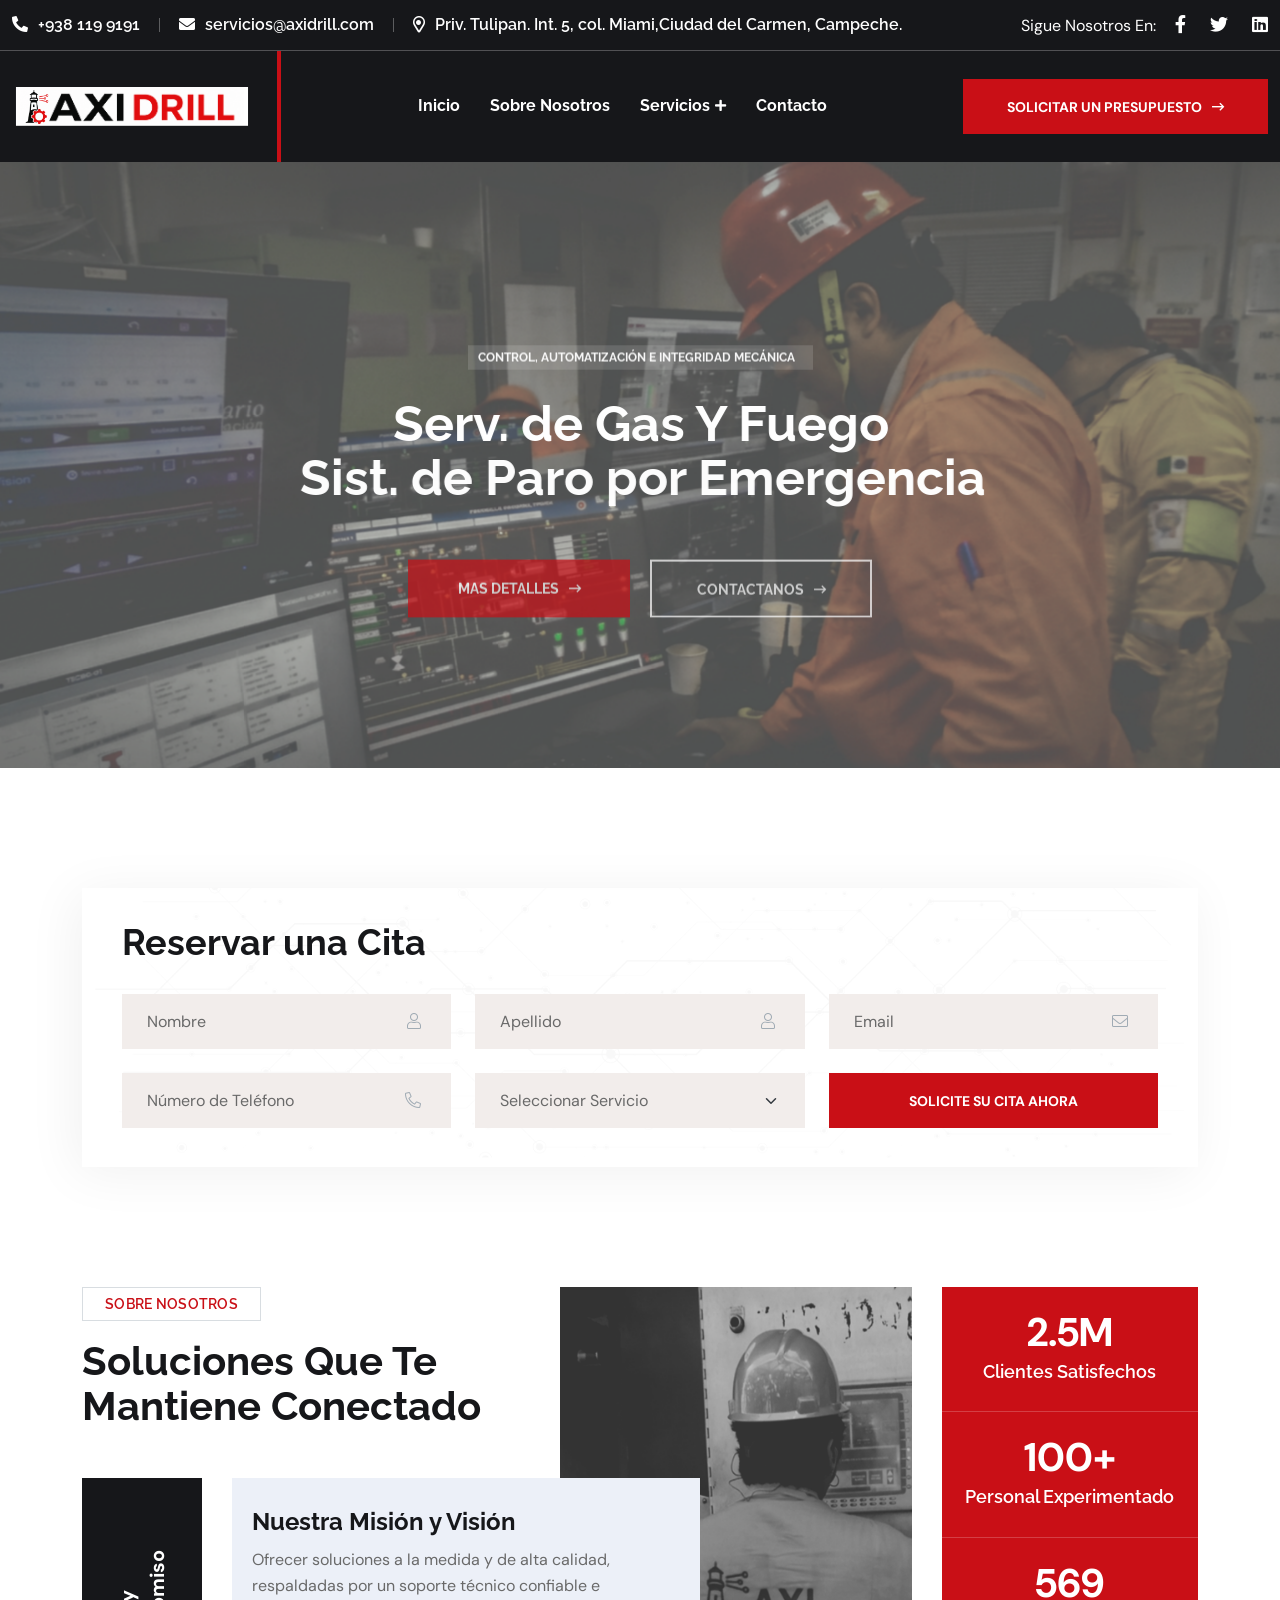
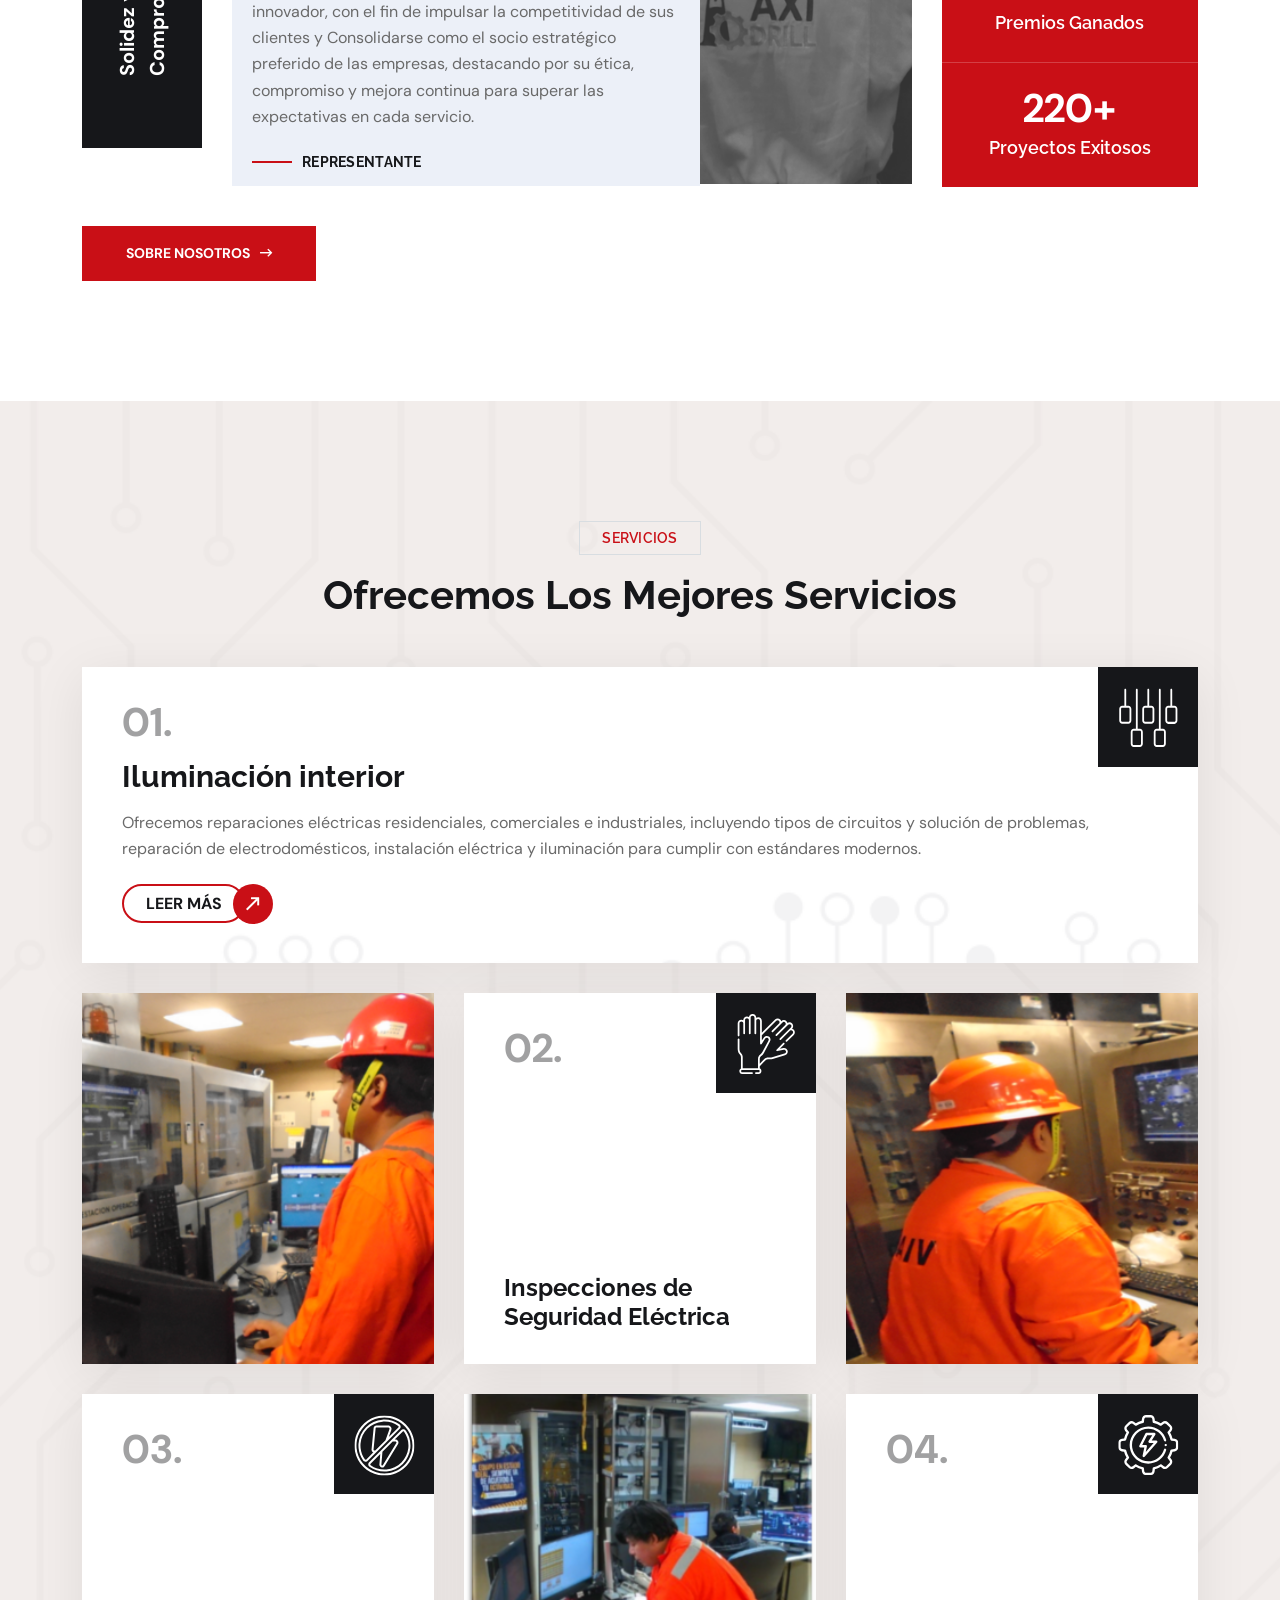
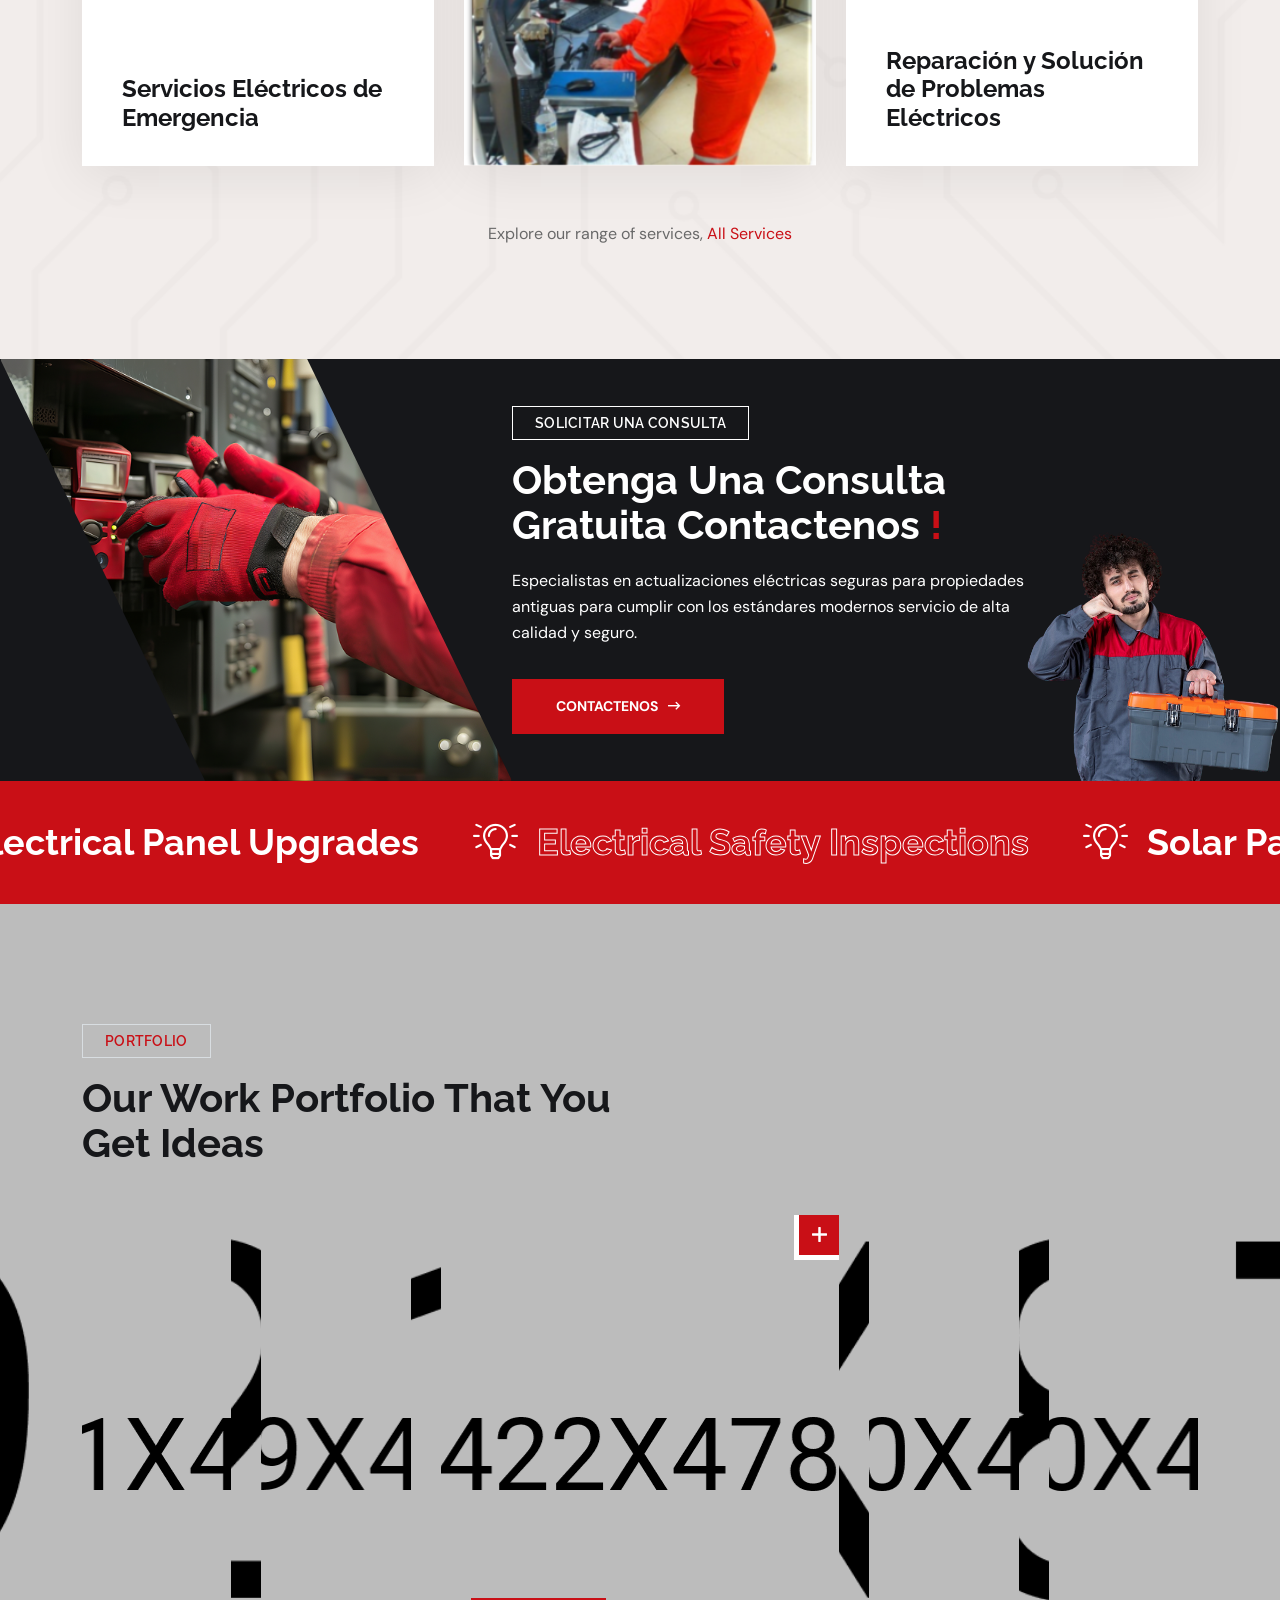
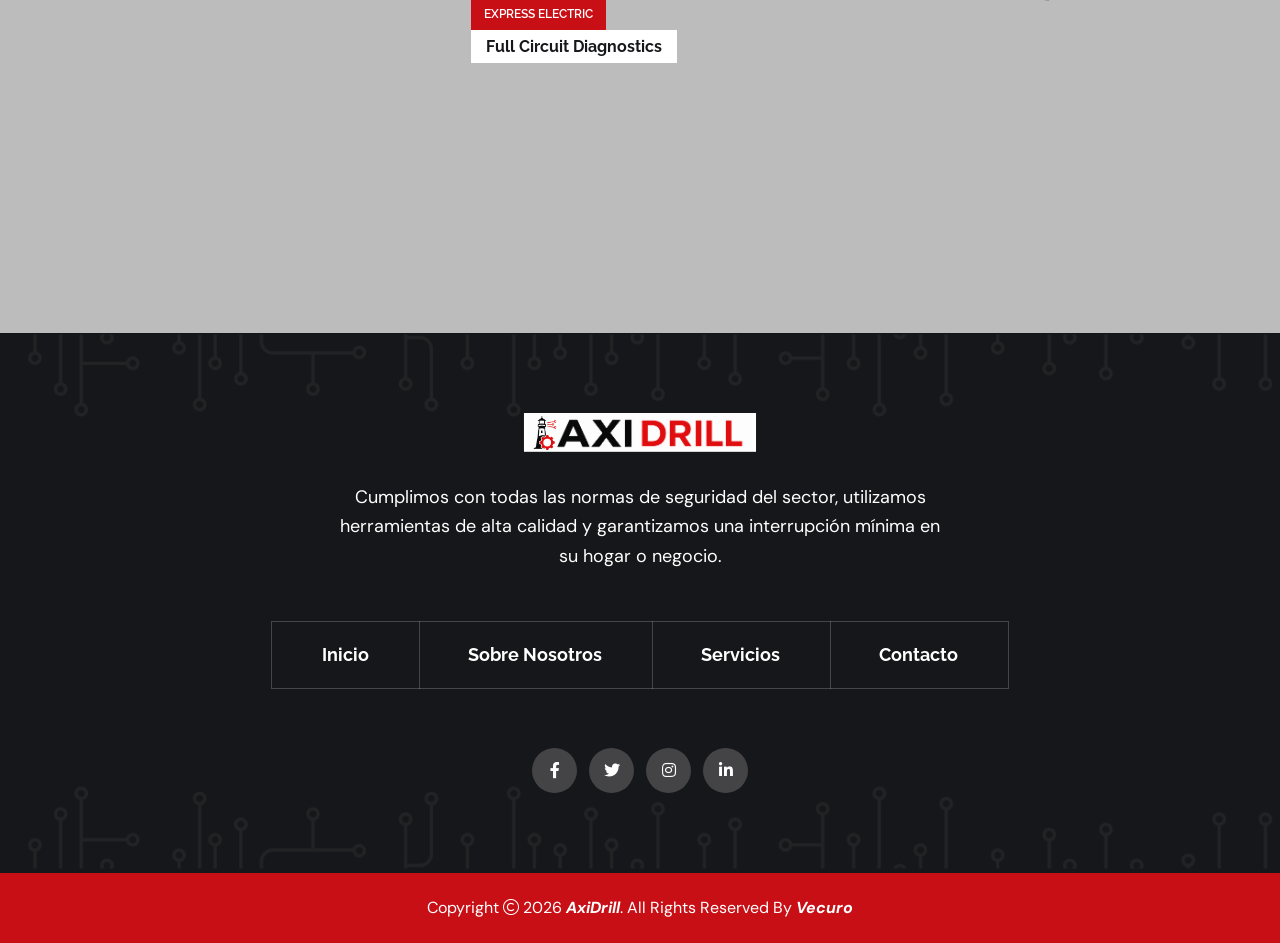
<file: index.html>
<!doctype html>
<html class="no-js" lang="zxx">

<head>
    <meta charset="utf-8">
    <meta http-equiv="x-ua-compatible" content="ie=edge">
    <title>AX I DRILL AND SERVICES DE MEXICO, S.A. DE C.V.</title>
    <meta name="author" content="Vecuro">
    <meta name="description" content="AX I DRILL AND SERVICES DE MEXICO, S.A. DE C.V.">
    <meta name="keywords" content="AX I DRILL AND SERVICES DE MEXICO, S.A. DE C.V.">
    <meta name="robots" content="INDEX,FOLLOW">

    <!-- Mobile Specific Metas -->
    <meta name="viewport" content="width=device-width, initial-scale=1, shrink-to-fit=no">

    <!-- Favicons - Place favicon.ico in the root directory -->
    <link rel="shortcut icon" href="assets/img/favicon.ico" type="image/x-icon">
    <link rel="icon" href="assets/img/favicon.ico" type="image/x-icon">

    <!--==============================
	  Google Fonts
	============================== -->
    <link rel="preconnect" href="https://fonts.googleapis.com">
    <link rel="preconnect" href="https://fonts.gstatic.com" crossorigin>
    <link href="https://fonts.googleapis.com/css2?family=DM+Sans:ital,opsz,wght@0,9..40,100..1000;1,9..40,100..1000&family=Raleway:wght@100..900&display=swap" rel="stylesheet">


    <!--==============================
	    All CSS File
	============================== -->
    <!-- Bootstrap -->
    <link rel="stylesheet" href="assets/css/bootstrap.min.css">
    <!-- <link rel="stylesheet" href="assets/css/app.min.css"> -->
    <!-- Fontawesome Icon -->
    <link rel="stylesheet" href="assets/css/fontawesome.min.css">
    <!-- Layerslider -->
    <link rel="stylesheet" href="assets/css/layerslider.min.css">
    <!-- Magnific Popup -->
    <link rel="stylesheet" href="assets/css/magnific-popup.min.css">
    <!-- Slick Slider -->
    <link rel="stylesheet" href="assets/css/slick.min.css">
    <!-- News Ticker -->
    <link rel="stylesheet" href="assets/css/eocjs-newsticker.css">
    <!-- Theme Custom CSS -->
    <link rel="stylesheet" href="assets/css/style.css">

    <link rel="stylesheet" href="assets/css/snapAlert.min.css">
</head>

<body>


    <!--[if lte IE 9]>
    	<p class="browserupgrade">You are using an <strong>outdated</strong> browser. Please <a href="https://browsehappy.com/">upgrade your browser</a> to improve your experience and security.</p>
  <![endif]-->



    <!--********************************
   		Code Start From Here 
	******************************** -->




    <!--========================
    Sticky Header
========================-->
    <div class="sticky-header-wrap sticky-wrap sticky-header">
        <div class="sticky-active">
            <div class="container position-relative">
                <div class="row align-items-center">
                    <div class="col-5 col-md-3">
                        <div class="logo">
                            <a href="index.html">
                                <img src="assets/img/logo-red-white.svg" alt="logo">
                            </a>
                        </div>
                    </div>
                    <div class="col-7 col-md-9 text-end position-static">
                        <nav class="main-menu menu-sticky1 d-none d-lg-block">
                            <ul>
                                <li class="menu-item-has-children">
                                    <a href="index.html">Home</a>
                                    <ul class="sub-menu">
                                        <li><a href="index.html">Home Style 1</a></li>
                                        <li><a href="index-2.html">Home Style 2</a></li>
                                        <li><a href="index-3.html">Home Style 3</a></li>
                                    </ul>
                                </li>
                                <li>
                                    <a href="about.html">Sobre Nosotros</a>
                                </li>
                                <li class="menu-item-has-children">
                                    <a href="service.html">Servicios</a>
                                    <ul class="sub-menu">
                                        <li><a href="service.html">Services</a></li>
                                        <li><a href="service-details.html">Service Details</a></li>
                                    </ul>
                                </li>
                                <li>
                                    <a href="contact.html">Contacto</a>
                                </li>
                            </ul>
                        </nav>
                        <button class="vs-menu-toggle d-inline-block d-lg-none"><i class="far fa-bars"></i></button>
                    </div>
                </div>
            </div>
        </div>
    </div><!--==============================
     Preloader
  ==============================-->
    <div class="preloader  ">
        <button class="vs-btn preloaderCls">Cancel Preloader </button>
        <div class="preloader-inner">
            <div class="loader"></div>
        </div>
    </div><!--==============================
    Mobile Menu
  ============================== -->
    <div class="vs-menu-wrapper">
        <div class="vs-menu-area text-center">
            <button class="vs-menu-toggle"><i class="fal fa-times"></i></button>
            <div class="mobile-logo">
                <a href="index.html"><img src="assets/img/logo.svg" alt="AxiDrill"></a>
            </div>
            <div class="vs-mobile-menu">
                <ul>
                    <li class="menu-item-has-children">
                        <a href="index.html">Home</a>
                        <ul class="sub-menu">
                            <li><a href="index.html">Home Style 1</a></li>
                            <li><a href="index-2.html">Home Style 2</a></li>
                            <li><a href="index-3.html">Home Style 3</a></li>
                        </ul>
                    </li>
                    <li>
                        <a href="about.html">Sobre Nosotros</a>
                    </li>
                    <li class="menu-item-has-children">
                        <a href="service.html">Servicios</a>
                        <ul class="sub-menu">
                            <li><a href="service.html">Servicios</a></li>
                            <li><a href="service-details.html">Service Details</a></li>
                        </ul>
                    </li>
                    <li class="menu-item-has-children">
                        <a href="team.html">Team</a>
                        <ul class="sub-menu">
                            <li><a href="team.html">Team</a></li>
                            <li><a href="team-details.html">Team Details</a></li>
                        </ul>
                    </li>
                    <li class="menu-item-has-children">
                        <a href="#">Pages</a>
                        <ul class="sub-menu">
                            <li><a href="price-plan.html">Pricing Plans</a></li>
                            <li><a href="blog-grid.html">Blog Grid</a></li>
                            <li><a href="blog.html">Blog Standard</a></li>
                            <li><a href="blog-details.html">Blog Details</a></li>
                            <li><a href="faq.html">FAQ Page</a></li>
                            <li><a href="project.html">Project</a></li>
                            <li><a href="project-details.html">Project Details</a></li>
                            <li><a href="error.html">Error Page</a></li>
                        </ul>
                    </li>
                    <li>
                        <a href="contact.html">Contactanos</a>
                    </li>
                </ul>
            </div>
        </div>
    </div><!--==============================
        Header Area
    ==============================-->
    <header class="vs-header header-layout3">
        <div class="header-top">
            <div class="container-xxl">
                <div class="row align-items-center justify-content-between">
                    <div class="col-md-auto">
                        <div class="header-links">
                            <ul>
                                <li><i class="fas fa-phone-alt"></i><a href="tel:+9381199191">+938 119 9191</a></li>
                                <li><i class="fas fa-envelope"></i><a href="mailto:servicios@axidrill.com">servicios@axidrill.com</a></li>
                                <li class="d-none d-sm-inline-block"><i class="far fa-map-marker-alt"></i>Priv. Tulipan. Int. 5, col. Miami,Ciudad del Carmen, Campeche.</li>
                            </ul>
                        </div>
                    </div>
                    <div class="col-md-auto d-none d-md-block">
                        <div class="social-style2">
                            <span class="social-title">Sigue Nosotros En:</span>
                            <a href="https://www.facebook.com/"><i class="fab fa-facebook-f"></i></a>
                            <a href="https://x.com/"><i class="fab fa-twitter"></i></a>
                            <a href="https://www.linkedin.com/"><i class="fab fa-linkedin"></i></a>
                        </div>
                    </div>
                </div>
            </div>
        </div>
        <div class="menu-area">
            <div class="container-xxl">
                <div class="row justify-content-between align-items-center">
                    <div class="col-auto align-self-stretch">
                        <div class="header-logo2">
                            <a href="index.html">
                                <img src="assets/img/logo-red-white.svg" alt="logo">
                            </a>
                        </div>
                    </div>
                    <div class="col text-end text-xl-center">
                        <nav class="main-menu menu-style1 d-none d-lg-block">
                            <ul>
                                <li>
                                    <a href="index.html">Inicio</a>
                                </li>
                                <li>
                                    <a href="about.html">Sobre Nosotros</a>
                                </li>
                                <li class="menu-item-has-children">
                                    <a href="service.html">Servicios</a>
                                    <ul class="sub-menu">
                                        <li><a href="service.html">Servicios</a></li>
                                        <li><a href="service-details.html">Otros Servicios</a></li>
                                    </ul>
                                </li>                                
                                <li>
                                    <a href="contact.html">Contacto</a>
                                </li>
                            </ul>
                        </nav>
                        <button class="vs-menu-toggle d-lg-none"><i class="fal fa-bars"></i></button>
                    </div>
                    <div class="col-auto d-none d-xl-block">
                        <div class="header-btn">
                            <a href="contact.html" class="vs-btn">Solicitar un presupuesto<i class="far fa-long-arrow-right"></i></a>
                        </div>
                    </div>
                </div>
            </div>
        </div>
    </header><!--==============================
      Hero Area
    ==============================-->
    <section class="vs-hero-wrapper hero-layout1 position-relative  ">
        <div class="vs-hero-carousel" data-height="900" data-container="1900" data-slidertype="responsive">


            <!-- Slide 1-->
            <div class="ls-slide" data-ls="duration:8000; transition2d:5; kenburnszoom:in; kenburnsscale:1.1;">
                <img width="1921" height="900" src="assets/img/hero/hero-bg-1-1.png" class="ls-bg" alt="" decoding="async">
                <p style="font-family:Raleway; color:#ffffff; font-size:18px; font-weight:700; text-transform:uppercase; left:50%; top:280px; background-color:rgba(250, 250, 250, 0.14); padding-top:8px; padding-right:15px; padding-bottom:8px; padding-left:15px;" class="ls-l ls-hide-tablet ls-hide-phone ls-html-layer" data-ls="offsetyin:-150; durationin:1500; delayin:300; offsetyout:-100;">Control, Automatización e Integridad Mecánica</p>
                <p style="font-family:Raleway; color:#ffffff; font-size:30px; font-weight:700; text-transform:uppercase; left:50%; top:260px; background-color:rgba(250, 250, 250, 0.14); padding-top:12px; padding-right:20px; padding-bottom:12px; padding-left:20px;" class="ls-l ls-hide-desktop ls-hide-phone ls-html-layer" data-ls="offsetyin:-150; durationin:1500; delayin:300; offsetyout:-100;">Control, Automatización e Integridad Mecánica</p>
                <h1 style="color:#ffffff; font-size:74px; font-weight:700; font-family:Raleway; left:50%; top:345px;" class="ls-l ls-hide-phone ls-text-layer" data-ls="offsetxin:-150; durationin:1500; offsetxout:-150;">
                    Serv. de Gas Y Fuego
                </h1>
                <h1 style="color:#ffffff; font-weight:700; font-family:Raleway; left:50%; top:100px; font-size:120px;" class="ls-l ls-hide-desktop ls-hide-tablet ls-text-layer" data-ls="offsetxin:-150; durationin:1500; offsetxout:-150;">
                    Serv. de Gas Y Fuego
                </h1>
                <h1 style="color:#ffffff; font-size:74px; font-weight:700; font-family:Raleway; left:50%; top:425px;" class="ls-l ls-hide-phone ls-text-layer" data-ls="offsetxin:150; durationin:1500; delayin:200; offsetxout:150;">
                    Sist. de Paro por Emergencia
                </h1>
                <h1 style="color:#ffffff; font-size:120px; font-weight:700; font-family:Raleway; left:50%; top:276px;" class="ls-l ls-hide-desktop ls-hide-tablet ls-text-layer" data-ls="offsetxin:150; durationin:1500; delayin:200; offsetxout:150;">
                    Sist. de Paro por Emergencia
                </h1>
                <div style="top:562px; left:50%; width: 100%; text-align:center;" class="ls-l ls-hide-tablet ls-hide-phone ls-html-layer" data-ls="offsetyin:100; durationin:1500; delayin:500; offsetyout:100;">
                    <div class="ls-hero-btn">
                        <a href="about.html" class="vs-btn">Mas Detalles<i class="far fa-long-arrow-right"></i></a>
                        <a href="contact.html" class="vs-btn style4">Contactanos<i class="far fa-long-arrow-right"></i></a>
                    </div>
                </div>
                <div style="top:582px; left:50%;   width: 100%; text-align:center;" class="ls-l ls-hide-desktop ls-hide-phone ls-html-layer" data-ls="offsetyin:100; durationin:1500; delayin:500; offsetyout:100;">
                    <div class="ls-hero-btn">
                        <a href="about.html" class="vs-btn">Mas Detalles<i class="far fa-long-arrow-right"></i></a>
                        <a href="contact.html" class="vs-btn style4">Contactanos<i class="far fa-long-arrow-right"></i></a>
                    </div>
                </div>
                <div style="top:540px; left:50%;  width: 100%; text-align:center;" class="ls-l ls-hide-desktop ls-hide-tablet ls-html-layer" data-ls="offsetyin:100; durationin:1500; delayin:500; offsetyout:100;">
                    <div class="ls-hero-btn">
                        <a href="about.html" class="vs-btn">Mas Detalles<i class="far fa-long-arrow-right"></i></a>
                        <a href="contact.html" class="vs-btn style4">Contactanos<i class="far fa-long-arrow-right"></i></a>
                    </div>
                </div>
            </div>


            <!-- Slide 2-->
            <div class="ls-slide" data-ls="duration:8000; transition2d:5; kenburnszoom:out; kenburnsscale:1.1;">
                <img width="1921" height="900" src="assets/img/hero/hero-bg-1-2.png" class="ls-bg" alt="" decoding="async">
                <p style="font-family:Raleway; color:#ffffff; font-size:18px; font-weight:700; text-transform:uppercase; left:50%; top:280px; background-color:rgba(250, 250, 250, 0.14); padding-top:8px; padding-right:15px; padding-bottom:8px; padding-left:15px;" class="ls-l ls-hide-tablet ls-hide-phone ls-html-layer" data-ls="offsetyin:-150; durationin:1500; delayin:300; offsetyout:-100;">Integrador Rockwell Automation</p>
                <p style="font-family:Raleway; color:#ffffff; font-size:30px; font-weight:700; text-transform:uppercase; left:50%; top:260px; background-color:rgba(250, 250, 250, 0.14); padding-top:12px; padding-right:20px; padding-bottom:12px; padding-left:20px;" class="ls-l ls-hide-desktop ls-hide-phone ls-html-layer" data-ls="offsetyin:-150; durationin:1500; delayin:300; offsetyout:-100;">Integrador Rockwell Automation</p>
                <h1 style="color:#ffffff; font-size:74px; font-weight:700; font-family:Raleway; left:50%; top:345px;" class="ls-l ls-hide-phone ls-text-layer" data-ls="offsetxin:-150; durationin:1500; offsetxout:-150;">
                    Cartera de Servicios
                </h1>
                <h1 style="color:#ffffff; font-weight:700; font-family:Raleway; left:50%; top:100px; font-size:120px;" class="ls-l ls-hide-desktop ls-hide-tablet ls-text-layer" data-ls="offsetxin:-150; durationin:1500; offsetxout:-150;">
                    Cartera de Servicios
                </h1>
                <h1 style="color:#ffffff; font-size:74px; font-weight:700; font-family:Raleway; left:50%; top:425px;" class="ls-l ls-hide-phone ls-text-layer" data-ls="offsetxin:150; durationin:1500; delayin:200; offsetxout:150;">
                    Ing de las Marcas Allend Bradley, ABB, Deltav
                </h1>
                <h1 style="color:#ffffff; font-size:120px; font-weight:700; font-family:Raleway; left:50%; top:276px;" class="ls-l ls-hide-desktop ls-hide-tablet ls-text-layer" data-ls="offsetxin:150; durationin:1500; delayin:200; offsetxout:150;">
                    Ing de las Marcas Allend Bradley, ABB, Deltav
                </h1>
                <div style="top:562px; left:50%;   width: 100%; text-align:center;" class="ls-l ls-hide-tablet ls-hide-phone ls-html-layer" data-ls="offsetyin:100; durationin:1500; delayin:500; offsetyout:100;">
                    <div class="ls-hero-btn">
                        <a href="about.html" class="vs-btn">Mas Detalles<i class="far fa-long-arrow-right"></i></a>
                        <a href="contact.html" class="vs-btn style4">Contactanos<i class="far fa-long-arrow-right"></i></a>
                    </div>
                </div>
                <div style="top:582px; left:50%;   width: 100%; text-align:center;" class="ls-l ls-hide-desktop ls-hide-phone ls-html-layer" data-ls="offsetyin:100; durationin:1500; delayin:500; offsetyout:100;">
                    <div class="ls-hero-btn">
                        <a href="about.html" class="vs-btn">Mas Detalles<i class="far fa-long-arrow-right"></i></a>
                        <a href="contact.html" class="vs-btn style4">Contactanos<i class="far fa-long-arrow-right"></i></a>
                    </div>
                </div>
                <div style="top:540px; left:50%;   width: 100%; text-align:center;" class="ls-l ls-hide-desktop ls-hide-tablet ls-html-layer" data-ls="offsetyin:100; durationin:1500; delayin:500; offsetyout:100;">
                    <div class="ls-hero-btn">
                        <a href="about.html" class="vs-btn">Mas Detalles<i class="far fa-long-arrow-right"></i></a>
                        <a href="contact.html" class="vs-btn style4">Contactanos<i class="far fa-long-arrow-right"></i></a>
                    </div>
                </div>
            </div>


        </div>
    </section><!--==============================
    Appointment Area
    ==============================-->
    <section class="  ">
        <div class="container">
            <form action="https://formsubmit.co/fullmoonofautumn@gmail.com" method="POST" class="ajax">         
                <div class="form-style2" data-bg-src="assets/img/bg/form-bg-1-1.png">
                    <div class="row gx-25">
                        <div class="col-12">
                            <h2 class="form-title h3">Reservar una Cita</h2>
                        </div>
                        <div class="col-md-6 col-lg-4 form-group">
                            <input type="hidden" id="_subject" name="_subject" value="" />
                            <input type="hidden" id="_captcha" name="_captcha" value="false" />
                            <input type="hidden" id="_template" name="_template" value="table" />

                            <input id="name" name="name" required type="text" placeholder="Nombre">
                            <i class="fal fa-user"></i>
                        </div>
                        <div class="col-md-6 col-lg-4 form-group">
                            <input type="text" placeholder="Apellido" name="lastname" id="lastname" required>
                            <i class="fal fa-user"></i>
                        </div>
                        <div class="col-md-6 col-lg-4 form-group">
                            <input type="email" id="email" name="email" required  placeholder="Email">
                            <i class="fal fa-envelope"></i>
                        </div>
                        <div class="col-md-6 col-lg-4 form-group">
                            <input type="tel" placeholder="Número de Teléfono" name="comments" id="comments" >
                            <i class="fal fa-phone-alt"></i>
                        </div>
                        <div class="col-md-6 col-lg-4 form-group">
                            <select name="subject" id="subject">
                                <option>Seleccionar Servicio</option>
                                <option>Verificación de Línea</option>
                                <option>Nuevo Cable</option>
                                <option>Encontrar Falla</option>
                                <option>Otros</option>
                            </select>
                        </div>
                        <div class="col-md-6 col-lg-4">                            
                            <button class="vs-btn w-100" type="submit">Solicite su cita Ahora</button>
                        </div>
                    </div>
                </div>
            </form>
        </div>
    </section><!--==============================
    About Us
    ==============================-->
    <section class=" space">
        <div class="container">
            <div class="row">
                <div class="col-lg-7 col-xl-5 text-center text-md-start">
                    <div class="title-area ">
                        <span class="sec-subtitle">Sobre Nosotros</span>
                        <h2 class="sec-title">Soluciones que te mantiene Conectado</h2>
                    </div>
                    <div class="about-box1">
                        <div class="about-media">
                            <div class="title-rotate"><span class="text">Solidez y Compromiso</span></div>
                        </div>
                        <div class="about-body">
                            <h3 class="about-title h5">Nuestra Misión y Visión</h3>
                            <p class="about-text">Ofrecer soluciones a la medida y de alta calidad, respaldadas por un soporte técnico confiable e innovador, con el fin de impulsar la competitividad de sus clientes y Consolidarse como el socio estratégico preferido de las empresas, destacando por su ética, compromiso y mejora continua para superar las expectativas en cada servicio.
                            </p>
                            <span class="about-author h5">Representante</span>
                        </div>
                    </div>
                    <a href="about.html" class="vs-btn mb-5 mb-xl-0">Sobre Nosotros<i class="far fa-long-arrow-right"></i></a>
                </div>
                <div class="col col-xl-4 mb-4 mb-md-0">
                    <img src="assets/img/about/ab-4-1.png" alt="image" class="w-100">
                </div>
                <div class="col-md-6 col-lg-12 col-xl-3">
                    <div class="counter-style2">
                        <div class="counter-item">
                            <span class="counter-number">2.5M</span>
                            <p class="counter-text">Clientes Satisfechos</p>
                        </div>
                        <div class="counter-item">
                            <span class="counter-number">100+</span>
                            <p class="counter-text">Personal Experimentado</p>
                        </div>
                        <div class="counter-item">
                            <span class="counter-number">569</span>
                            <p class="counter-text">Premios Ganados</p>
                        </div>
                        <div class="counter-item">
                            <span class="counter-number">220+</span>
                            <p class="counter-text">Proyectos Exitosos</p>
                        </div>
                    </div>
                </div>
            </div>
        </div>
    </section><!--==============================
    Service Area
    ==============================-->
    <section class=" space-top space-extra-bottom" data-bg-src="assets/img/bg/sr-bg-3-1.png">
        <div class="container">
            <div class="title-area text-center">
                <span class="sec-subtitle">Servicios</span>
                <h2 class="sec-title">Ofrecemos los mejores servicios</h2>
            </div>
            <div class="row gy-30">
                <div class="col-xxl-6 order-first">
                    <div class="service-style3" data-bg-src="assets/img/bg/sr-box-bg-3-1.png">
                        <div class="service-icon"><img src="assets/img/icon/sr-i-3-1.svg" alt="icon"></div>
                        <span class="service-number">01.</span>
                        <h3 class="service-title h4"><a href="service-details.html" class="text-inherit">Iluminación interior</a></h3>
                        <p class="service-text">Ofrecemos reparaciones eléctricas residenciales, comerciales e industriales, incluyendo tipos de circuitos y solución de problemas, reparación de electrodomésticos, instalación eléctrica y iluminación para cumplir con estándares modernos.</p>
                        <a href="service-details.html" class="arrow-btn">Leer más<i class="far fa-long-arrow-right"></i></a>
                    </div>
                </div>
                <div class="col-md-6 col-lg-4 col-xxl-3 order-0">
                    <div class="service-img-style1"><a href="service-details.html"><img src="assets/img/service/sr-3-1.png" alt="image" class="w-100"></a></div>
                </div>
                <div class="col-md-6 col-lg-4 col-xxl-3 order-1">
                    <div class="service-style4">
                        <div class="service-icon"><img src="assets/img/icon/sr-i-3-2.svg" alt="icon"></div>
                        <span class="service-number">02.</span>
                        <h3 class="service-title h5"><a href="service-details.html" class="text-inherit">Inspecciones de Seguridad Eléctrica</a></h3>
                    </div>
                </div>
                <div class="col-md-6 col-lg-4 col-xxl-3 order-3 order-md-2 order-lg-3 order-xxl-2">
                    <div class="service-style4">
                        <div class="service-icon"><img src="assets/img/icon/sr-i-3-3.svg" alt="icon"></div>
                        <span class="service-number">03.</span>
                        <h3 class="service-title h5"><a href="service-details.html" class="text-inherit">Servicios Eléctricos de Emergencia</a></h3>
                    </div>
                </div>
                <div class="col-md-6 col-lg-4 col-xxl-3 order-2 order-md-3 order-lg-2 order-xxl-3">
                    <div class="service-img-style1"><a href="service-details.html"><img src="assets/img/service/sr-3-2.png" alt="image" class="w-100"></a></div>
                </div>
                <div class="col-md-6 col-lg-4 col-xxl-3 order-4">
                    <div class="service-img-style1"><a href="service-details.html"><img src="assets/img/service/sr-3-3.png" alt="image" class="w-100"></a></div>
                </div>
                <div class="col-md-6 col-lg-4 col-xxl-3 order-last">
                    <div class="service-style4">
                        <div class="service-icon"><img src="assets/img/icon/sr-i-3-4.svg" alt="icon"></div>
                        <span class="service-number">04.</span>
                        <h3 class="service-title h5"><a href="service-details.html" class="text-inherit">Reparación y Solución de Problemas Eléctricos</a></h3>
                    </div>
                </div>
            </div>
            <div class="service-bottom-text1">Explore our range of services, <a href="service.html">All Services</a></div>
        </div>
    </section>
    
    <!--==============================
    Call To action   
    ==============================-->
    <section class="bg-title  ">
        <div class="container container-style2">
            <div class="cta-box3">
                <div class="cta-img">
                    <img src="assets/img/about/cta-1-1.png" alt="cta">
                </div>
                <div class="cta-content">
                    <span class="sec-subtitle3">Solicitar una consulta</span>
                    <h2 class="sec-title">Obtenga una consulta gratuita Contactenos <span class="text-theme">!</span></h2>
                    <p class="sec-text">Especialistas en actualizaciones eléctricas seguras para propiedades antiguas para cumplir con los estándares modernos servicio de alta calidad y seguro.</p>
                    <a href="contact.html" class="vs-btn hover-white">Contactenos<i class="far fa-long-arrow-right"></i></a>
                </div>
                <div class="cta-right-img">
                    <img src="assets/img/about/cta-1-2.png" alt="shape">
                </div>
            </div>
        </div>
    </section>
    <!--==============================
    Brand Slider Area
    ==============================-->
    <!--==============================
    Highlight Area
    ==============================-->
    <div class="ticker-style1">
        <div class="ticker-slide">
            <span>Electrical Panel Upgrades <i class="fal fa-lightbulb-on"></i></span>
            <span>Electrical Safety Inspections <i class="fal fa-lightbulb-on"></i></span>
            <span>Solar Panel Installations <i class="fal fa-lightbulb-on"></i></span>
            <span>Electrical Panel Upgrades <i class="fal fa-lightbulb-on"></i></span>
            <span>Electrical Safety Inspections <i class="fal fa-lightbulb-on"></i></span>
            <span>Solar Panel Installations <i class="fal fa-lightbulb-on"></i></span>
            <span>Electrical Panel Upgrades <i class="fal fa-lightbulb-on"></i></span>
            <span>Electrical Safety Inspections <i class="fal fa-lightbulb-on"></i></span>
            <span>Solar Panel Installations <i class="fal fa-lightbulb-on"></i></span>
        </div>
    </div>


    
    <!--==============================
    Testimonial Area
    ==============================-->

    <!--==============================
    Why choose us area
    ==============================-->


    
    <div class="bg1-home3" data-bg-src="assets/img/bg/cta-bg-3-1.png">
    <!--==============================
    Gallery Area
    ==============================-->
        <section class="position-relative space-top">
            <div class="gallery-shape3 d-none d-hd-block"><img src="assets/img/bg/gallery-shape-1-1.png" alt="shape"></div>
            <div class="container">
                <div class="row justify-content-center justify-content-lg-start">
                    <div class="col-md-8 col-lg-6 pe-xxl-5 text-center text-lg-start">
                        <div class="title-area">
                            <span class="sec-subtitle">Portfolio</span>
                            <h2 class="sec-title">Our Work Portfolio That You Get Ideas</h2>
                        </div>
                    </div>
                </div>
                <div class="gallery-style3">
                    <div class="gallery-item">
                        <a href="assets/img/gallery/gal-4-1.png" class="popup-image icon-btn"><i class="far fa-plus"></i></a>
                        <div class="gallery-img" data-bg-src="assets/img/gallery/gal-4-1.png"></div>
                        <div class="gallery-content">
                            <span class="gallery-label">Express Electric</span>
                            <h3 class="gallery-title h5"><a href="project-details.html" class="text-inherit">Full Circuit Diagnostics</a></h3>
                        </div>
                    </div>
                    <div class="gallery-item">
                        <a href="assets/img/gallery/gal-4-2.png" class="popup-image icon-btn"><i class="far fa-plus"></i></a>
                        <div class="gallery-img" data-bg-src="assets/img/gallery/gal-4-2.png"></div>
                        <div class="gallery-content">
                            <span class="gallery-label">SAFETY CHECKUP</span>
                            <h3 class="gallery-title h5"><a href="project-details.html" class="text-inherit">Wiring Fault Detection</a></h3>
                        </div>
                    </div>
                    <div class="gallery-item active">
                        <a href="assets/img/gallery/gal-4-3.png" class="popup-image icon-btn"><i class="far fa-plus"></i></a>
                        <div class="gallery-img" data-bg-src="assets/img/gallery/gal-4-3.png"></div>
                        <div class="gallery-content">
                            <span class="gallery-label">Express Electric</span>
                            <h3 class="gallery-title h5"><a href="project-details.html" class="text-inherit">Full Circuit Diagnostics</a></h3>
                        </div>
                    </div>
                    <div class="gallery-item">
                        <a href="assets/img/gallery/gal-4-4.png" class="popup-image icon-btn"><i class="far fa-plus"></i></a>
                        <div class="gallery-img" data-bg-src="assets/img/gallery/gal-4-4.png"></div>
                        <div class="gallery-content">
                            <span class="gallery-label">LOAD TESTING</span>
                            <h3 class="gallery-title h5"><a href="project-details.html" class="text-inherit">Lighting Load Testing</a></h3>
                        </div>
                    </div>
                    <div class="gallery-item">
                        <a href="assets/img/gallery/gal-4-5.png" class="popup-image icon-btn"><i class="far fa-plus"></i></a>
                        <div class="gallery-img" data-bg-src="assets/img/gallery/gal-4-5.png"></div>
                        <div class="gallery-content">
                            <span class="gallery-label">HOME SERVICE</span>
                            <h3 class="gallery-title h5"><a href="project-details.html" class="text-inherit">Outlet Safety Check</a></h3>
                        </div>
                    </div>
                </div>
            </div>
        </section><!--==============================
    Call To action   
    ==============================-->
        <section class=" space">

        </section>
    </div>
    <!--==============================
    Blog Area
    ==============================-->

    <!--==============================
    Footer Area
	==============================-->
    <footer class="footer-wrapper footer-layout2" data-bg-src="assets/img/bg/footer-bg-2-1.png">
        <div class="container">
            <div class="widget-area">
                <div class="widget  ">
                    <div class="vs-widget-about">
                        <div class="footer-logo">
                            <a href="index.html"><img src="assets/img/logo-red-white.svg" alt="logo"></a>
                        </div>
                        <p class="footer-text">Cumplimos con todas las normas de seguridad del sector, utilizamos herramientas de alta calidad y garantizamos una interrupción mínima en su hogar o negocio.</p>
                    </div>
                </div>
                <div class="widget widget_nav_menu   ">
                    <div class="menu-all-pages-container copyright-menu2">
                        <ul class="menu">
                            <li><a href="index.html">Inicio</a></li>
                            <li><a href="about.html">Sobre Nosotros</a></li>
                            <li><a href="services.html">Servicios</a></li>
                            <li><a href="contact.html">Contacto</a></li>
                        </ul>
                    </div>
                </div>
                <div class="widget   ">
                    <div class="footer-social">
                        <a href="https://www.facebook.com/"><i class="fab fa-facebook-f"></i></a>
                        <a href="https://x.com/"><i class="fab fa-twitter"></i></a>
                        <a href="https://www.instagram.com/"><i class="fab fa-instagram"></i></a>
                        <a href="https://www.linkedin.com/"><i class="fab fa-linkedin-in"></i></a>
                    </div>
                </div>
            </div>
        </div>
        <div class="copyright-wrap">
            <p class="copyright-text">Copyright <i class="fal fa-copyright"></i> 2026 <a href="index.html">AxiDrill</a>. All Rights Reserved By <a href="https://themeforest.net/user/vecuro_themes">Vecuro</a></p>
        </div>
    </footer> <!-- Scroll To Top -->
    <a href="#" class="scrollToTop scroll-btn"><i class="far fa-arrow-up"></i></a>

    <!--********************************
			Code End  Here 
	******************************** -->

    <!--==============================
        All Js File
    ============================== -->
    <!-- Jquery -->
    <script src="assets/js/vendor/jquery-3.6.0.min.js"></script>
    <!-- Slick Slider -->
    <script src="assets/js/slick.min.js"></script>
    <!-- <script src="assets/js/app.min.js"></script> -->
    <!-- Layerslider -->
    <script src="assets/js/layerslider.utils.js"></script>
    <script src="assets/js/layerslider.transitions.js"></script>
    <script src="assets/js/layerslider.kreaturamedia.jquery.js"></script>
    <!-- Bootstrap -->
    <script src="assets/js/bootstrap.min.js"></script>
    <!-- Magnific Popup -->
    <script src="assets/js/jquery.magnific-popup.min.js"></script>
    <!-- News Ticker -->
    <script src="assets/js/eocjs-newsticker.js"></script>
    <!-- Isotope Filter -->
    <script src="assets/js/imagesloaded.pkgd.min.js"></script>
    <script src="assets/js/isotope.pkgd.min.js"></script>
    <script src="assets/js/snap-alert.min.js"></script>
    
    <!-- Main Js File -->
    <script src="assets/js/main.js"></script>
    <script src="assets/js/sendEmail.js"></script>

</body>

</html>
</file>
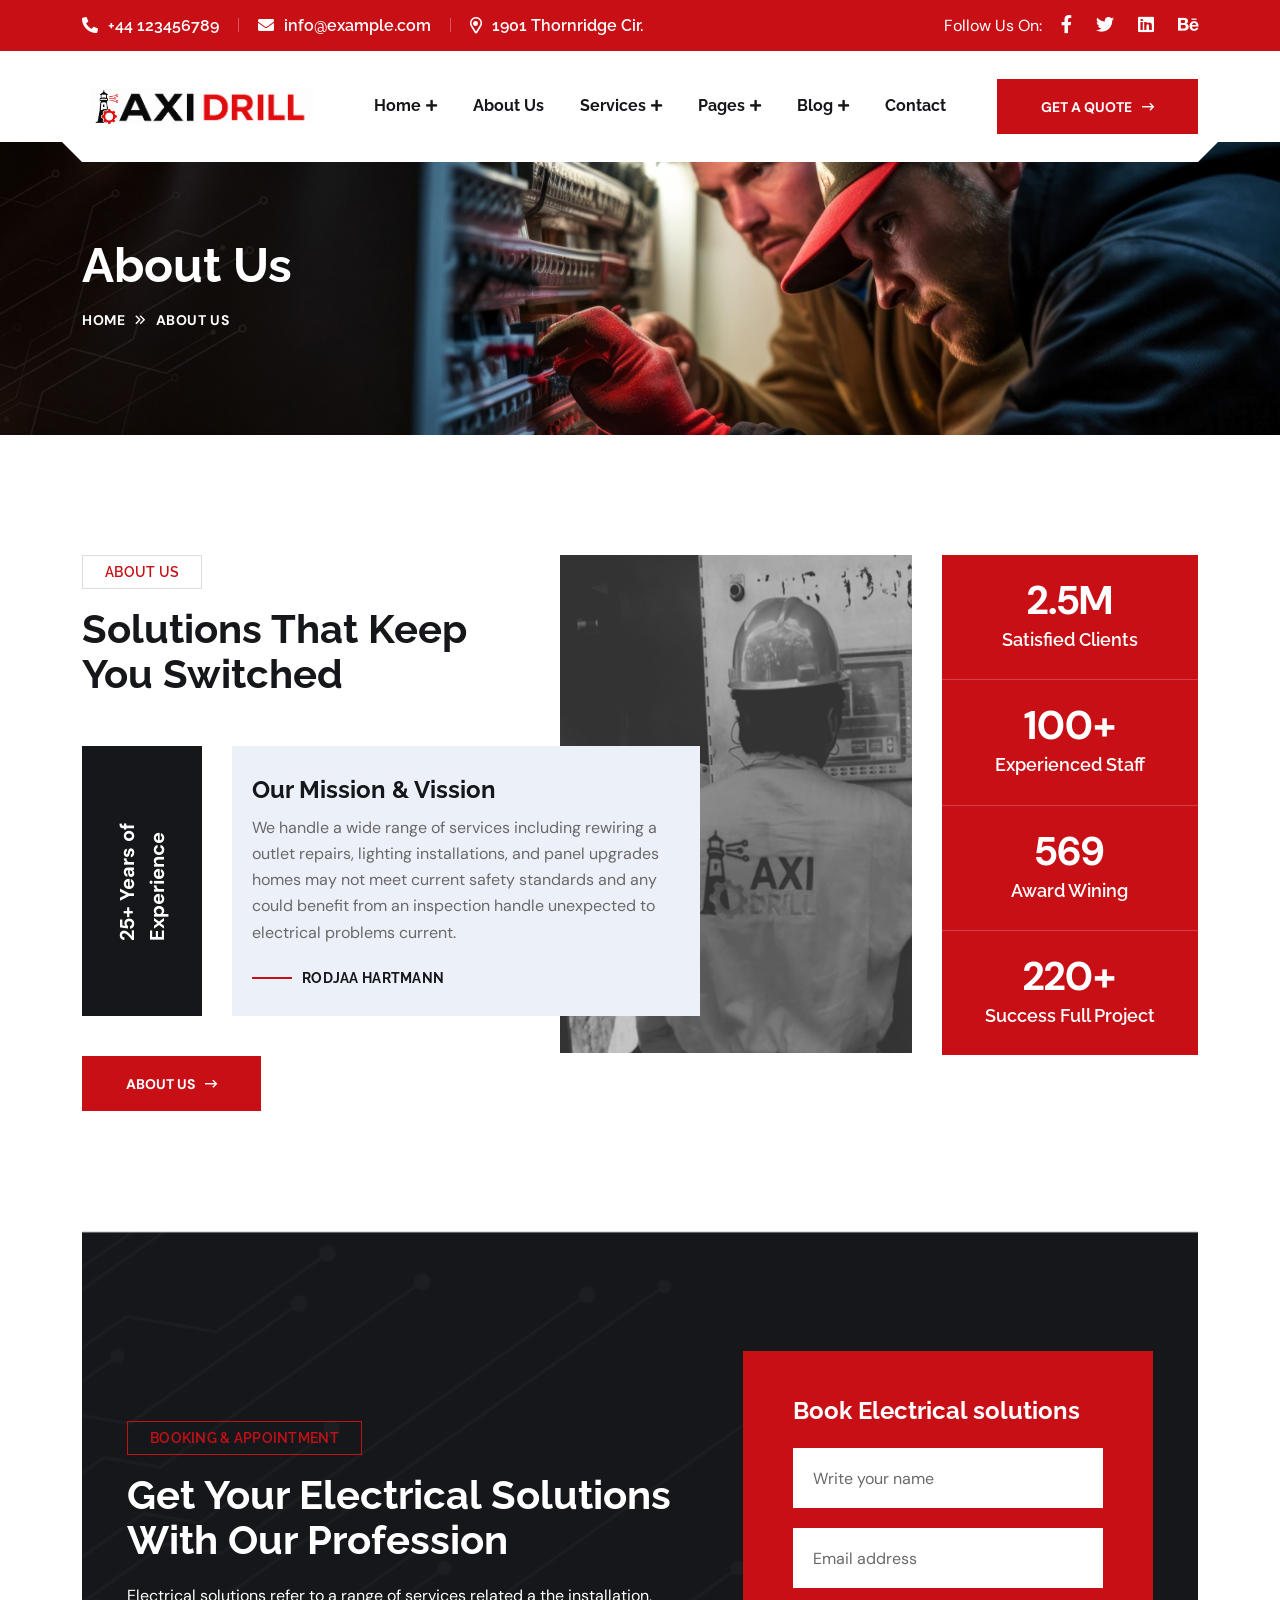
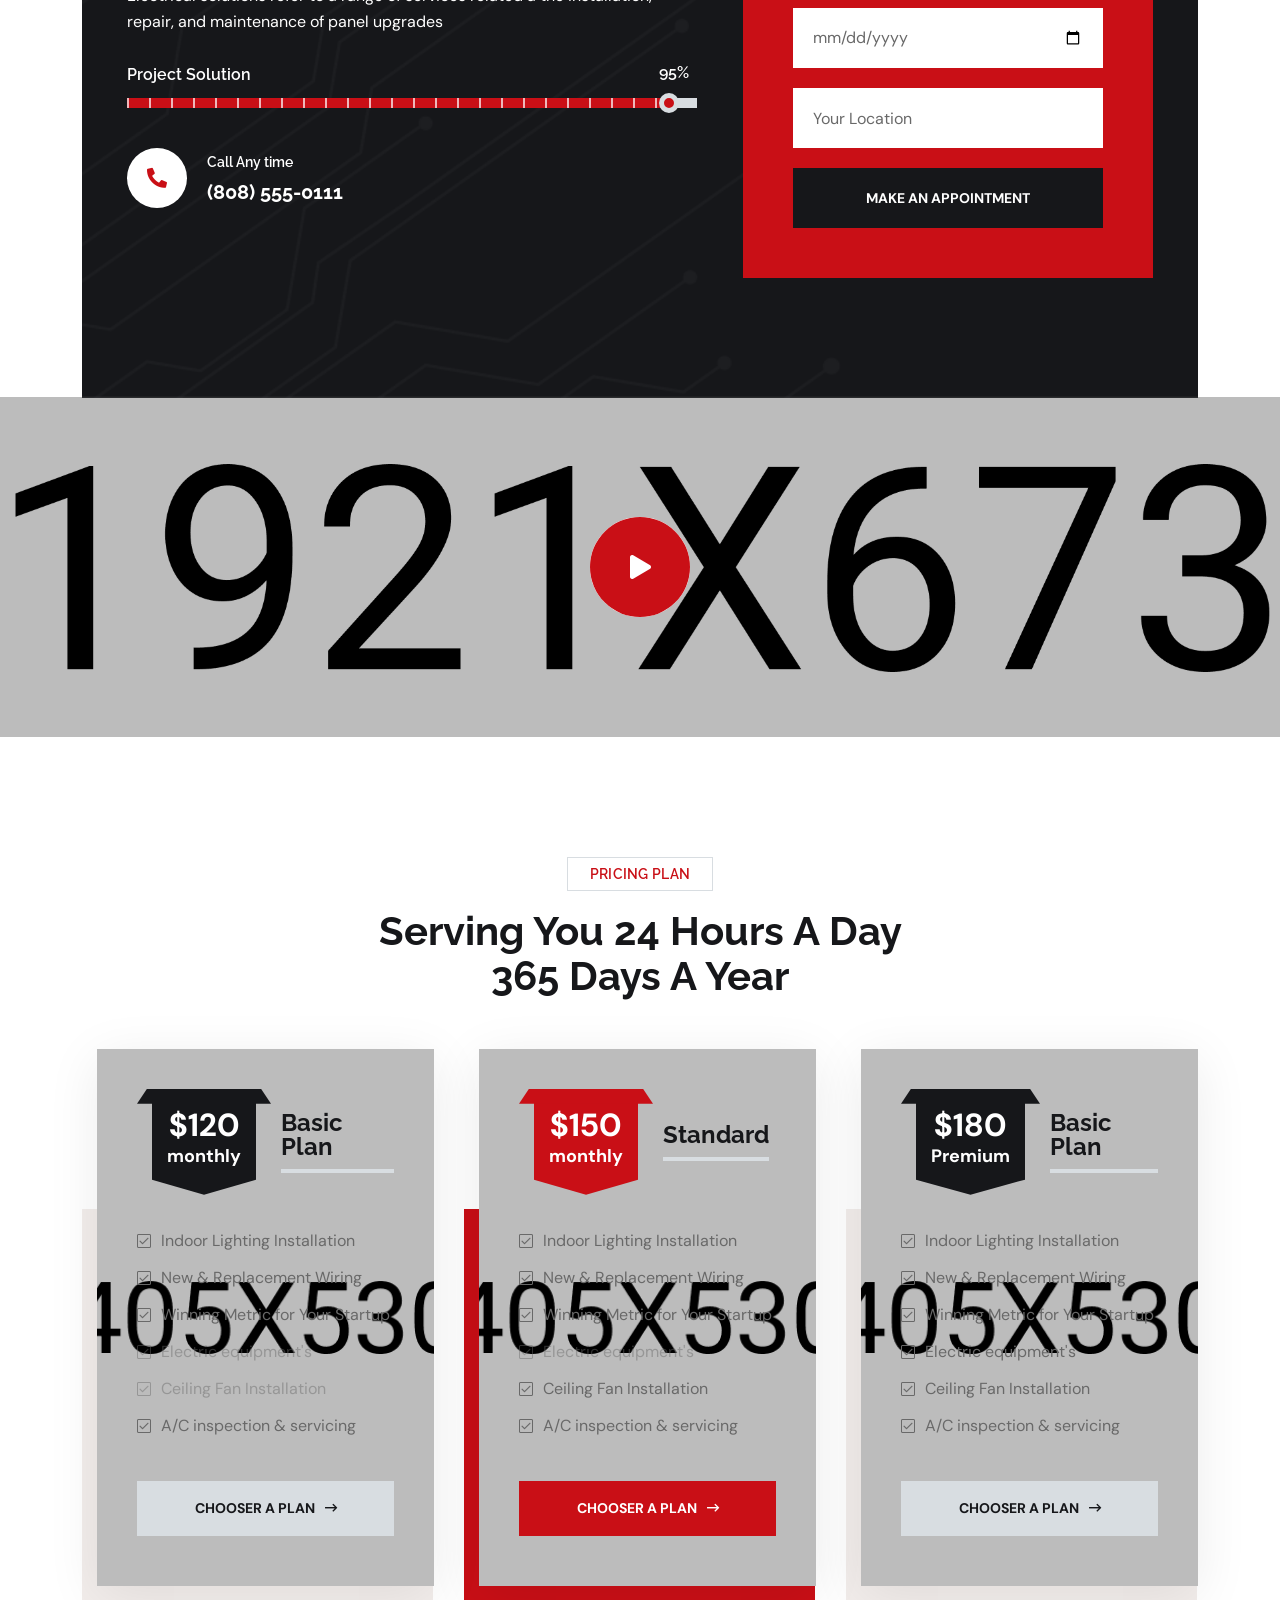
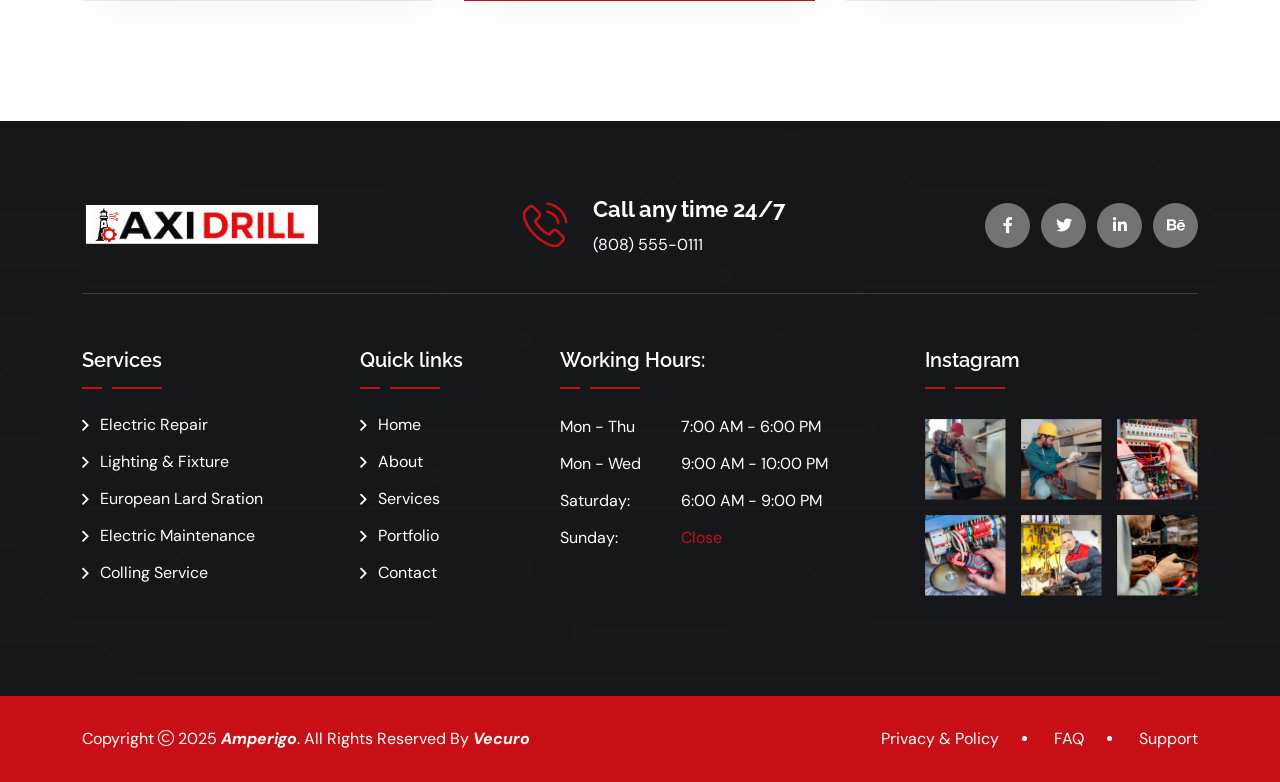
<file: about.html>
<!doctype html>
<html class="no-js" lang="zxx">

<head>
    <meta charset="utf-8">
    <meta http-equiv="x-ua-compatible" content="ie=edge">
    <title>Axi Drill and Services de Mexico, S.A. de C.V.</title>
    <meta name="author" content="Vecuro">
    <meta name="description" content="Axi Drill and Services de Mexico, S.A. de C.V.">
    <meta name="keywords" content="Axi Drill and Services de Mexico, S.A. de C.V.">
    <meta name="robots" content="INDEX,FOLLOW">

    <!-- Mobile Specific Metas -->
    <meta name="viewport" content="width=device-width, initial-scale=1, shrink-to-fit=no">

    <!-- Favicons - Place favicon.ico in the root directory -->
    <link rel="shortcut icon" href="assets/img/favicon.ico" type="image/x-icon">
    <link rel="icon" href="assets/img/favicon.ico" type="image/x-icon">

    <!--==============================
	  Google Fonts
	============================== -->
    <link rel="preconnect" href="https://fonts.googleapis.com">
    <link rel="preconnect" href="https://fonts.gstatic.com" crossorigin>
    <link href="https://fonts.googleapis.com/css2?family=DM+Sans:ital,opsz,wght@0,9..40,100..1000;1,9..40,100..1000&family=Raleway:wght@100..900&display=swap" rel="stylesheet">


    <!--==============================
	    All CSS File
	============================== -->
    <!-- Bootstrap -->
    <link rel="stylesheet" href="assets/css/bootstrap.min.css">
    <!-- <link rel="stylesheet" href="assets/css/app.min.css"> -->
    <!-- Fontawesome Icon -->
    <link rel="stylesheet" href="assets/css/fontawesome.min.css">
    <!-- Layerslider -->
    <link rel="stylesheet" href="assets/css/layerslider.min.css">
    <!-- Magnific Popup -->
    <link rel="stylesheet" href="assets/css/magnific-popup.min.css">
    <!-- Slick Slider -->
    <link rel="stylesheet" href="assets/css/slick.min.css">
    <!-- News Ticker -->
    <link rel="stylesheet" href="assets/css/eocjs-newsticker.css">
    <!-- Theme Custom CSS -->
    <link rel="stylesheet" href="assets/css/style.css">

</head>

<body>


    <!--[if lte IE 9]>
    	<p class="browserupgrade">You are using an <strong>outdated</strong> browser. Please <a href="https://browsehappy.com/">upgrade your browser</a> to improve your experience and security.</p>
  <![endif]-->



    <!--********************************
   		Code Start From Here 
	******************************** -->




    <!--========================
    Sticky Header
========================-->
    <div class="sticky-header-wrap sticky-wrap sticky-header">
        <div class="sticky-active">
            <div class="container position-relative">
                <div class="row align-items-center">
                    <div class="col-5 col-md-3">
                        <div class="logo">
                            <a href="index.html">
                                <img src="assets/img/logo.svg" alt="logo">
                            </a>
                        </div>
                    </div>
                    <div class="col-7 col-md-9 text-end position-static">
                        <nav class="main-menu menu-sticky1 d-none d-lg-block">
                            <ul>
                                <li class="menu-item-has-children">
                                    <a href="index.html">Home</a>
                                    <ul class="sub-menu">
                                        <li><a href="index.html">Home Style 1</a></li>
                                        <li><a href="index-2.html">Home Style 2</a></li>
                                        <li><a href="index-3.html">Home Style 3</a></li>
                                    </ul>
                                </li>
                                <li>
                                    <a href="about.html">About Us</a>
                                </li>
                                <li class="menu-item-has-children">
                                    <a href="service.html">Services</a>
                                    <ul class="sub-menu">
                                        <li><a href="service.html">Services</a></li>
                                        <li><a href="service-details.html">Service Details</a></li>
                                    </ul>
                                </li>
                                <li class="menu-item-has-children mega-menu-wrap">
                                    <a href="#">Pages</a>
                                    <ul class="mega-menu">
                                        <li><a href="shop.html">Pagelist 1</a>
                                            <ul>
                                                <li><a href="index.html">Home Style 1</a></li>
                                                <li><a href="index-2.html">Home Style 2</a></li>
                                                <li><a href="index-3.html">Home Style 3</a></li>
                                                <li><a href="about.html">About Us</a></li>
                                            </ul>
                                        </li>
                                        <li><a href="#">Pagelist 2</a>
                                            <ul>
                                                <li><a href="service.html">Services</a></li>
                                                <li><a href="service-details.html">Service Details</a></li>
                                                <li><a href="team.html">Team</a></li>
                                                <li><a href="team-details.html">Team Details</a></li>
                                            </ul>
                                        </li>
                                        <li><a href="#">Pagelist 3</a>
                                            <ul>
                                                <li><a href="price.html">Pricing Plans</a></li>
                                                <li><a href="blog-grid.html">Blog Grid</a></li>
                                                <li><a href="blog.html">Blog Standard</a></li>
                                                <li><a href="blog-details.html">Blog Details</a></li>
                                            </ul>
                                        </li>
                                        <li><a href="#">Pagelist 4</a>
                                            <ul>
                                                <li><a href="faq.html">FAQ Page</a></li>
                                                <li><a href="project.html">Project</a></li>
                                                <li><a href="project-details.html">Project Details</a></li>
                                                <li><a href="contact.html">Contact Us</a></li>
                                                <li><a href="error.html">Error Page</a></li>
                                            </ul>
                                        </li>
                                    </ul>
                                </li>
                                <li class="menu-item-has-children">
                                    <a href="blog.html">Blog</a>
                                    <ul class="sub-menu">
                                        <li><a href="blog-grid.html">Blog Grid</a></li>
                                        <li><a href="blog.html">Blog Standard</a></li>
                                        <li><a href="blog-details.html">Blog Details</a></li>
                                    </ul>
                                </li>
                                <li>
                                    <a href="contact.html">Contact</a>
                                </li>
                            </ul>
                        </nav>
                        <button class="vs-menu-toggle d-inline-block d-lg-none"><i class="far fa-bars"></i></button>
                    </div>
                </div>
            </div>
        </div>
    </div><!--==============================
     Preloader
  ==============================-->
    <div class="preloader  ">
        <button class="vs-btn preloaderCls">Cancel Preloader </button>
        <div class="preloader-inner">
            <div class="loader"></div>
        </div>
    </div><!--==============================
    Mobile Menu
  ============================== -->
    <div class="vs-menu-wrapper">
        <div class="vs-menu-area text-center">
            <button class="vs-menu-toggle"><i class="fal fa-times"></i></button>
            <div class="mobile-logo">
                <a href="index.html"><img src="assets/img/logo.svg" alt="Amperigo"></a>
            </div>
            <div class="vs-mobile-menu">
                <ul>
                    <li class="menu-item-has-children">
                        <a href="index.html">Home</a>
                        <ul class="sub-menu">
                            <li><a href="index.html">Home Style 1</a></li>
                            <li><a href="index-2.html">Home Style 2</a></li>
                            <li><a href="index-3.html">Home Style 3</a></li>
                        </ul>
                    </li>
                    <li>
                        <a href="about.html">About Us</a>
                    </li>
                    <li class="menu-item-has-children">
                        <a href="service.html">Services</a>
                        <ul class="sub-menu">
                            <li><a href="service.html">Services</a></li>
                            <li><a href="service-details.html">Service Details</a></li>
                        </ul>
                    </li>
                    <li class="menu-item-has-children">
                        <a href="team.html">Team</a>
                        <ul class="sub-menu">
                            <li><a href="team.html">Team</a></li>
                            <li><a href="team-details.html">Team Details</a></li>
                        </ul>
                    </li>
                    <li class="menu-item-has-children">
                        <a href="#">Pages</a>
                        <ul class="sub-menu">
                            <li><a href="price-plan.html">Pricing Plans</a></li>
                            <li><a href="blog-grid.html">Blog Grid</a></li>
                            <li><a href="blog.html">Blog Standard</a></li>
                            <li><a href="blog-details.html">Blog Details</a></li>
                            <li><a href="faq.html">FAQ Page</a></li>
                            <li><a href="project.html">Project</a></li>
                            <li><a href="project-details.html">Project Details</a></li>
                            <li><a href="error.html">Error Page</a></li>
                        </ul>
                    </li>
                    <li>
                        <a href="contact.html">Contact Us</a>
                    </li>
                </ul>
            </div>
        </div>
    </div><!--==============================
    Header Area
    ==============================-->
    <header class="vs-header header-layout2">
        <div class="header-top">
            <div class="container">
                <div class="row align-items-center justify-content-between">
                    <div class="col-md-auto text-center text-md-start">
                        <div class="header-links">
                            <ul>
                                <li><i class="fas fa-phone-alt"></i><a href="tel:+44123456789">+44 123456789</a></li>
                                <li><i class="fas fa-envelope"></i><a href="mailto:info@example.com">info@example.com</a></li>
                                <li class="d-none d-md-inline-block"><i class="far fa-map-marker-alt"></i>1901 Thornridge Cir.</li>
                            </ul>
                        </div>
                    </div>
                    <div class="col-auto d-none d-md-block">
                        <div class="social-style2">
                            <span class="social-title">Follow Us On:</span>
                            <a href="https://www.facebook.com/"><i class="fab fa-facebook-f"></i></a>
                            <a href="https://x.com/"><i class="fab fa-twitter"></i></a>
                            <a href="https://www.linkedin.com/"><i class="fab fa-linkedin"></i></a>
                            <a href="https://www.behance.net/"><i class="fab fa-behance"></i></a>
                        </div>
                    </div>
                </div>
            </div>
        </div>
        <div class="header-middle">
            <div class="container">
                <div class="menu-area">
                    <div class="row justify-content-between align-items-center">
                        <div class="col-auto">
                            <div class="header-logo">
                                <a href="index.html">
                                    <img src="assets/img/logo-red-white.svg" alt="logo">
                                </a>
                            </div>
                        </div>
                        <div class="col text-end text-xl-center">
                            <nav class="main-menu menu-style1 d-none d-lg-block">
                                <ul>
                                    <li class="menu-item-has-children">
                                        <a href="index.html">Home</a>
                                        <ul class="sub-menu">
                                            <li><a href="index.html">Home Style 1</a></li>
                                            <li><a href="index-2.html">Home Style 2</a></li>
                                            <li><a href="index-3.html">Home Style 3</a></li>
                                        </ul>
                                    </li>
                                    <li>
                                        <a href="about.html">About Us</a>
                                    </li>
                                    <li class="menu-item-has-children">
                                        <a href="service.html">Services</a>
                                        <ul class="sub-menu">
                                            <li><a href="service.html">Services</a></li>
                                            <li><a href="service-details.html">Service Details</a></li>
                                        </ul>
                                    </li>
                                    <li class="menu-item-has-children mega-menu-wrap">
                                        <a href="#">Pages</a>
                                        <ul class="mega-menu">
                                            <li><a href="shop.html">Pagelist 1</a>
                                                <ul>
                                                    <li><a href="index.html">Home Style 1</a></li>
                                                    <li><a href="index-2.html">Home Style 2</a></li>
                                                    <li><a href="index-3.html">Home Style 3</a></li>
                                                    <li><a href="about.html">About Us</a></li>
                                                </ul>
                                            </li>
                                            <li><a href="#">Pagelist 2</a>
                                                <ul>
                                                    <li><a href="service.html">Services</a></li>
                                                    <li><a href="service-details.html">Service Details</a></li>
                                                    <li><a href="team.html">Team</a></li>
                                                    <li><a href="team-details.html">Team Details</a></li>
                                                </ul>
                                            </li>
                                            <li><a href="#">Pagelist 3</a>
                                                <ul>
                                                    <li><a href="price.html">Pricing Plans</a></li>
                                                    <li><a href="blog-grid.html">Blog Grid</a></li>
                                                    <li><a href="blog.html">Blog Standard</a></li>
                                                    <li><a href="blog-details.html">Blog Details</a></li>
                                                </ul>
                                            </li>
                                            <li><a href="#">Pagelist 4</a>
                                                <ul>
                                                    <li><a href="faq.html">FAQ Page</a></li>
                                                    <li><a href="project.html">Project</a></li>
                                                    <li><a href="project-details.html">Project Details</a></li>
                                                    <li><a href="contact.html">Contact Us</a></li>
                                                    <li><a href="error.html">Error Page</a></li>
                                                </ul>
                                            </li>
                                        </ul>
                                    </li>
                                    <li class="menu-item-has-children">
                                        <a href="blog.html">Blog</a>
                                        <ul class="sub-menu">
                                            <li><a href="blog-grid.html">Blog Grid</a></li>
                                            <li><a href="blog.html">Blog Standard</a></li>
                                            <li><a href="blog-details.html">Blog Details</a></li>
                                        </ul>
                                    </li>
                                    <li>
                                        <a href="contact.html">Contact</a>
                                    </li>
                                </ul>
                            </nav>
                            <button class="vs-menu-toggle d-lg-none"><i class="fal fa-bars"></i></button>
                        </div>
                        <div class="col-auto d-none d-xl-block">
                            <div class="header-btn">
                                <a href="contact.html" class="vs-btn">get a quote<i class="far fa-long-arrow-right"></i></a>
                            </div>
                        </div>
                    </div>
                </div>
            </div>
        </div>
    </header><!--==============================
    Breadcumb
============================== -->
    <div class="breadcumb-wrapper " data-bg-src="assets/img/breadcumb/breadcumb-bg.jpg">
        <div class="container z-index-common">
            <div class="breadcumb-content">
                <h1 class="breadcumb-title">About Us</h1>
            </div>
            <div class="breadcumb-menu-wrap">
                <ul class="breadcumb-menu">
                    <li><a href="index.html">Home</a></li>
                    <li>About Us</li>
                </ul>
            </div>
        </div>
    </div><!--==============================
    About Us
    ==============================-->
    <section class=" space">
        <div class="container">
            <div class="row">
                <div class="col-lg-7 col-xl-5 text-center text-md-start">
                    <div class="title-area ">
                        <span class="sec-subtitle">About us</span>
                        <h2 class="sec-title">Solutions That Keep You Switched</h2>
                    </div>
                    <div class="about-box1">
                        <div class="about-media">
                            <div class="title-rotate"><span class="text">25+ Years of Experience</span></div>
                        </div>
                        <div class="about-body">
                            <h3 class="about-title h5">Our Mission & Vission</h3>
                            <p class="about-text">We handle a wide range of services including rewiring a outlet repairs, lighting installations, and panel upgrades homes may not meet current safety standards and any could benefit from an inspection handle unexpected to electrical problems current.</p>
                            <span class="about-author h5">Rodjaa Hartmann</span>
                        </div>
                    </div>
                    <a href="about.html" class="vs-btn mb-5 mb-xl-0">About Us<i class="far fa-long-arrow-right"></i></a>
                </div>
                <div class="col col-xl-4 mb-4 mb-md-0">
                    <img src="assets/img/about/ab-4-1.png" alt="image" class="w-100">
                </div>
                <div class="col-md-6 col-lg-12 col-xl-3">
                    <div class="counter-style2">
                        <div class="counter-item">
                            <span class="counter-number">2.5M</span>
                            <p class="counter-text">Satisfied Clients</p>
                        </div>
                        <div class="counter-item">
                            <span class="counter-number">100+</span>
                            <p class="counter-text">Experienced Staff</p>
                        </div>
                        <div class="counter-item">
                            <span class="counter-number">569</span>
                            <p class="counter-text">Award Wining</p>
                        </div>
                        <div class="counter-item">
                            <span class="counter-number">220+</span>
                            <p class="counter-text">Success Full Project</p>
                        </div>
                    </div>
                </div>
            </div>
        </div>
    </section><!--==============================
    Booking CTA Area
    ==============================-->
    <section class=" ">
        <div class="container container-style3">
            <div class="cta-box1" data-bg-src="assets/img/bg/cta-box-bg-1-1.png">
                <div class="row align-items-center">
                    <div class="col-xl-7">
                        <div class="title-area">
                            <span class="sec-subtitle2">booking & Appointment</span>
                            <h2 class="sec-title text-white">Get your Electrical Solutions With Our Profession</h2>
                            <p class="sec-text text-white">Electrical solutions refer to a range of services related a the installation, <br> repair, and maintenance of panel upgrades</p>

                            <div class="progress-style1">
                                <h3 class="progress-title">Project Solution</h3>
                                <div class="progress-status">
                                    <div class="progress-bar" role="progressbar" style="width: 95%" aria-valuenow="95" aria-valuemin="0" aria-valuemax="100">
                                        <span class="progress-number">95%</span>
                                    </div>
                                </div>
                            </div>

                            <div class="media-style4">
                                <div class="media-icon"><i class="fas fa-phone-alt"></i></div>
                                <div class="media-body">
                                    <span class="media-label">Call Any time</span>
                                    <p class="media-text"><a href="tel:8085550111" class="text-reset">(808) 555-0111</a></p>
                                </div>
                            </div>

                        </div>
                    </div>
                    <div class="col-xl-5">
                        <form action="#" class="form-style1">
                            <h3 class="form_title">Book Electrical solutions</h3>
                            <div class="row">
                                <div class="col-md-6 col-xl-12 form-group">
                                    <input type="text" placeholder="Write your name">
                                </div>
                                <div class="col-md-6 col-xl-12 form-group">
                                    <input type="email" placeholder="Email address">
                                </div>
                                <div class="col-md-6 col-xl-12 form-group">
                                    <input type="date">
                                </div>
                                <div class="col-md-6 col-xl-12 form-group">
                                    <input type="text" placeholder="Your Location">
                                </div>
                                <div class="col-12 form-btn">
                                    <button class="vs-btn style3" type="submit">Make an Appointment</button>
                                </div>
                            </div>
                        </form>
                    </div>
                </div>
            </div>
        </div>
    </section>
    <!-- CTA Box -->
    <div class="cta-box2" data-bg-src="assets/img/bg/cta-bg-1-1.jpg">
        <a href="https://www.youtube-nocookie.com/embed/ckOWcNLkbZc?si=TnoL4Kr3InHnMwPu" class="play-btn popup-video"><i class="fa fa-play"></i></a>
    </div><!--==============================
    Pricing Plan Area
    ==============================-->
    <section class=" space-top space-extra-bottom">
        <div class="container">
            <div class="row text-center justify-content-center">
                <div class="col-xl-6">
                    <div class="title-area">
                        <span class="sec-subtitle">pricing plan</span>
                        <h2 class="sec-title">Serving you 24 hours a day 365 days a year</h2>
                    </div>
                </div>
            </div>
            <div class="row justify-content-center">
                <div class="col-md-6 col-lg-4">
                    <div class="package-style1" data-bg-src="assets/img/bg/price-plan-box-1-1.png">
                        <div class="package-top">
                            <div class="package-price">
                                <span class="price">$120</span>
                                <span class="duration">monthly</span>
                            </div>
                            <h3 class="package-name">Basic Plan</h3>
                        </div>
                        <ul class="package-list">
                            <li><i class="fal fa-check-square"></i>Indoor Lighting Installation</li>
                            <li><i class="fal fa-check-square"></i>New & Replacement Wiring</li>
                            <li><i class="fal fa-check-square"></i>Winning Metric for Your Startup</li>
                            <li class="disable"><i class="fal fa-check-square"></i>Electric equipment's</li>
                            <li class="disable"><i class="fal fa-check-square"></i>Ceiling Fan Installation</li>
                            <li><i class="fal fa-check-square"></i>A/C inspection & servicing</li>
                        </ul>
                        <a href="contact.html" class="vs-btn package-btn">Chooser a plan<i class="far fa-long-arrow-right"></i></a>
                    </div>
                </div>
                <div class="col-md-6 col-lg-4">
                    <div class="package-style1 active" data-bg-src="assets/img/bg/price-plan-box-1-1.png">
                        <div class="package-top">
                            <div class="package-price">
                                <span class="price">$150</span>
                                <span class="duration">monthly</span>
                            </div>
                            <h3 class="package-name">Standard</h3>
                        </div>
                        <ul class="package-list">
                            <li><i class="fal fa-check-square"></i>Indoor Lighting Installation</li>
                            <li><i class="fal fa-check-square"></i>New & Replacement Wiring</li>
                            <li><i class="fal fa-check-square"></i>Winning Metric for Your Startup</li>
                            <li class="disable"><i class="fal fa-check-square"></i>Electric equipment's</li>
                            <li><i class="fal fa-check-square"></i>Ceiling Fan Installation</li>
                            <li><i class="fal fa-check-square"></i>A/C inspection & servicing</li>
                        </ul>
                        <a href="contact.html" class="vs-btn package-btn">Chooser a plan<i class="far fa-long-arrow-right"></i></a>
                    </div>
                </div>
                <div class="col-md-6 col-lg-4">
                    <div class="package-style1" data-bg-src="assets/img/bg/price-plan-box-1-1.png">
                        <div class="package-top">
                            <div class="package-price">
                                <span class="price">$180</span>
                                <span class="duration">Premium</span>
                            </div>
                            <h3 class="package-name">Basic Plan</h3>
                        </div>
                        <ul class="package-list">
                            <li><i class="fal fa-check-square"></i>Indoor Lighting Installation</li>
                            <li><i class="fal fa-check-square"></i>New & Replacement Wiring</li>
                            <li><i class="fal fa-check-square"></i>Winning Metric for Your Startup</li>
                            <li><i class="fal fa-check-square"></i>Electric equipment's</li>
                            <li><i class="fal fa-check-square"></i>Ceiling Fan Installation</li>
                            <li><i class="fal fa-check-square"></i>A/C inspection & servicing</li>
                        </ul>
                        <a href="contact.html" class="vs-btn package-btn">Chooser a plan<i class="far fa-long-arrow-right"></i></a>
                    </div>
                </div>
            </div>
        </div>
    </section><!--==============================
			Footer Area
	==============================-->
    <footer class="footer-wrapper footer-layout1 bg-title" data-bg-src="assets/img/bg/footer-bg-1-1.png">
        <div class="container">
            <div class="footer-top">
                <div class="row align-items-center justify-content-center justify-content-md-between text-center text-md-start gy-4">
                    <div class="col-md-4 col-lg-auto">
                        <a href="index.html"><img src="assets/img/logo-red-white.svg" alt="logo"></a>
                    </div>
                    <div class="col-auto">
                        <div class="media-style2">
                            <div class="media-icon"><img src="assets/img/call-i.svg" alt="call icon"></div>
                            <div class="media-body">
                                <p class="media-title">Call any time 24/7</p>
                                <p class="media-text"><a href="tel:8085550111" class="text-reset">(808) 555-0111</a></p>
                            </div>
                        </div>
                    </div>
                    <div class="col-md-auto">
                        <div class="social-style1">
                            <a href="https://www.facebook.com/"><i class="fab fa-facebook-f"></i></a>
                            <a href="https://x.com/"><i class="fab fa-twitter"></i></a>
                            <a href="https://www.linkedin.com/"><i class="fab fa-linkedin-in"></i></a>
                            <a href="https://www.behance.net/"><i class="fab fa-behance"></i></a>
                        </div>
                    </div>
                </div>
            </div>
        </div>
        <div class="widget-area">
            <div class="container">
                <div class="row justify-content-xl-between">

                    <div class="col-md-6 col-xl-auto">
                        <div class="widget widget_nav_menu  footer-widget">
                            <h3 class="widget_title">Services</h3>
                            <div class="menu-all-pages-container footer-menu">
                                <ul class="menu">
                                    <li><a href="service-details.html">Electric Repair</a></li>
                                    <li><a href="service-details.html">Lighting & Fixture</a></li>
                                    <li><a href="service-details.html">European Lard Sration</a></li>
                                    <li><a href="service-details.html">Electric Maintenance</a></li>
                                    <li><a href="service-details.html">Colling Service</a></li>
                                </ul>
                            </div>
                        </div>
                    </div>

                    <div class="col-md-6 col-xl-auto">
                        <div class="widget widget_pages  footer-widget">
                            <h3 class="widget_title">Quick links</h3>
                            <ul>
                                <li><a href="index.html">Home</a></li>
                                <li><a href="about.html">About</a></li>
                                <li><a href="services.html">Services</a></li>
                                <li><a href="gallery.html">Portfolio</a></li>
                                <li><a href="contact.html">Contact</a></li>
                            </ul>
                        </div>
                    </div>

                    <div class="col-md-6 col-xl-auto">
                        <div class="widget  footer-widget">
                            <h3 class="widget_title">Working Hours:</h3>
                            <div class="footer-table">
                                <table>
                                    <tr>
                                        <td>Mon - Thu</td>
                                        <td>7:00 AM - 6:00 PM</td>
                                    </tr>
                                    <tr>
                                        <td>Mon - Wed</td>
                                        <td>9:00 AM - 10:00 PM</td>
                                    </tr>
                                    <tr>
                                        <td>Saturday:</td>
                                        <td>6:00 AM - 9:00 PM</td>
                                    </tr>
                                    <tr>
                                        <td>Sunday:</td>
                                        <td><span class="text-theme">Close</span></td>
                                    </tr>
                                </table>
                            </div>
                        </div>
                    </div>

                    <div class="col-md-6 col-lg-4 col-xl-auto">
                        <div class="widget footer-widget">
                            <h4 class="widget_title">Instagram</h4>
                            <div class="sidebar-gallery">
                                <div class="gallery-thumb">
                                    <a href="project-details.html"><img src="assets/img/gallery/gal-1-1.png" alt="Gallery Image" class="w-100"></a>
                                </div>
                                <div class="gallery-thumb">
                                    <a href="project-details.html"><img src="assets/img/gallery/gal-1-2.png" alt="Gallery Image" class="w-100"></a>
                                </div>
                                <div class="gallery-thumb">
                                    <a href="project-details.html"><img src="assets/img/gallery/gal-1-3.png" alt="Gallery Image" class="w-100"></a>
                                </div>
                                <div class="gallery-thumb">
                                    <a href="project-details.html"><img src="assets/img/gallery/gal-1-4.png" alt="Gallery Image" class="w-100"></a>
                                </div>
                                <div class="gallery-thumb">
                                    <a href="project-details.html"><img src="assets/img/gallery/gal-1-5.png" alt="Gallery Image" class="w-100"></a>
                                </div>
                                <div class="gallery-thumb">
                                    <a href="project-details.html"><img src="assets/img/gallery/gal-1-6.png" alt="Gallery Image" class="w-100"></a>
                                </div>
                            </div>
                        </div>
                    </div>
                </div>
            </div>
        </div>
        <div class="copyright-wrap">
            <div class="container">
                <div class="row align-items-center justify-content-between text-center text-md-start gy-2 flex-row-reverse">
                    <div class="col-md-auto">
                        <div class="copyright-menu">
                            <ul>
                                <li><a href="error.html">Privacy & Policy</a></li>
                                <li><a href="faq.html">FAQ</a></li>
                                <li><a href="contact.html">Support</a></li>
                            </ul>
                        </div>
                    </div>
                    <div class="col-md-auto">
                        <p class="copyright-text">Copyright <i class="fal fa-copyright"></i> 2025 <a href="index.html">Amperigo</a>. All Rights Reserved By <a href="https://themeforest.net/user/vecuro_themes">Vecuro</a></p>
                    </div>
                </div>
            </div>
        </div>
    </footer> <!-- Scroll To Top -->
    <a href="#" class="scrollToTop scroll-btn"><i class="far fa-arrow-up"></i></a>

    <!--********************************
			Code End  Here 
	******************************** -->

    <!--==============================
        All Js File
    ============================== -->
    <!-- Jquery -->
    <script src="assets/js/vendor/jquery-3.6.0.min.js"></script>
    <!-- Slick Slider -->
    <script src="assets/js/slick.min.js"></script>
    <!-- <script src="assets/js/app.min.js"></script> -->
    <!-- Layerslider -->
    <script src="assets/js/layerslider.utils.js"></script>
    <script src="assets/js/layerslider.transitions.js"></script>
    <script src="assets/js/layerslider.kreaturamedia.jquery.js"></script>
    <!-- Bootstrap -->
    <script src="assets/js/bootstrap.min.js"></script>
    <!-- Magnific Popup -->
    <script src="assets/js/jquery.magnific-popup.min.js"></script>
    <!-- News Ticker -->
    <script src="assets/js/eocjs-newsticker.js"></script>
    <!-- Isotope Filter -->
    <script src="assets/js/imagesloaded.pkgd.min.js"></script>
    <script src="assets/js/isotope.pkgd.min.js"></script>
    <!-- Main Js File -->
    <script src="assets/js/main.js"></script>


</body>

</html>
</file>
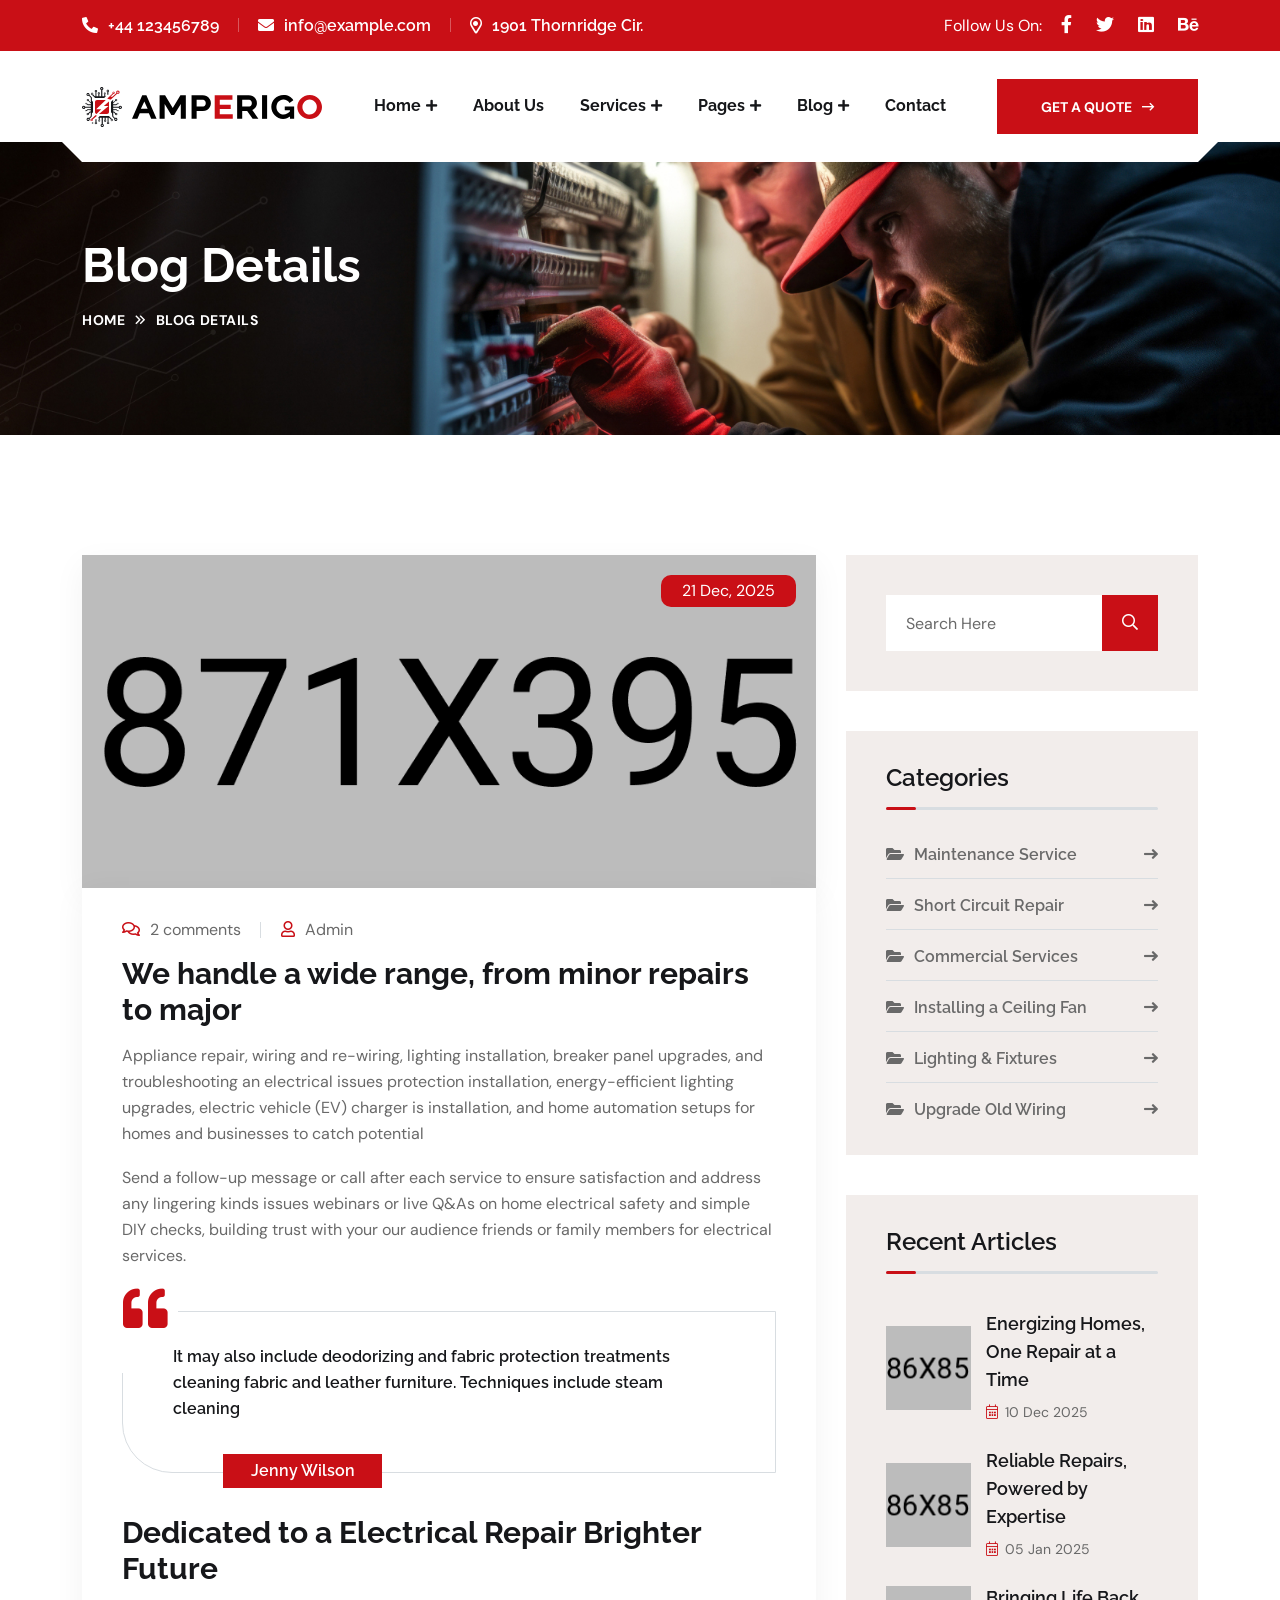
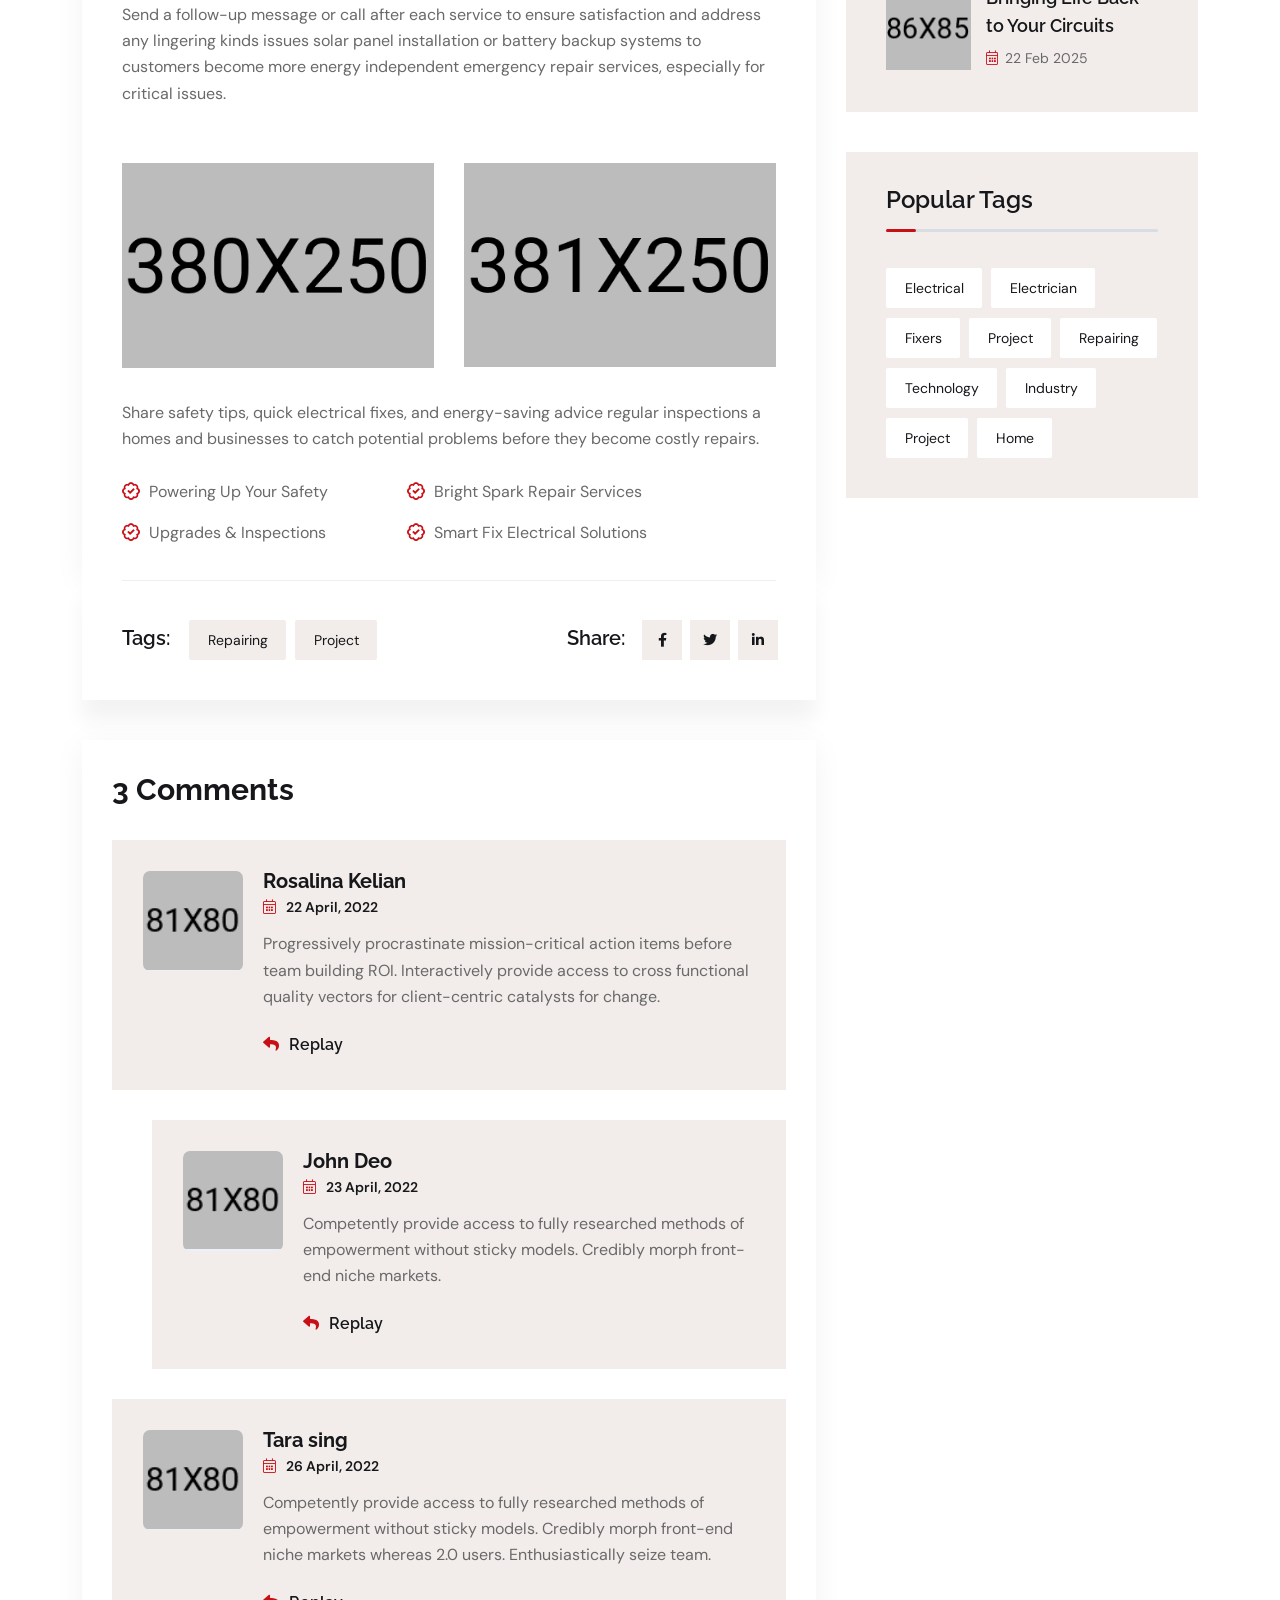
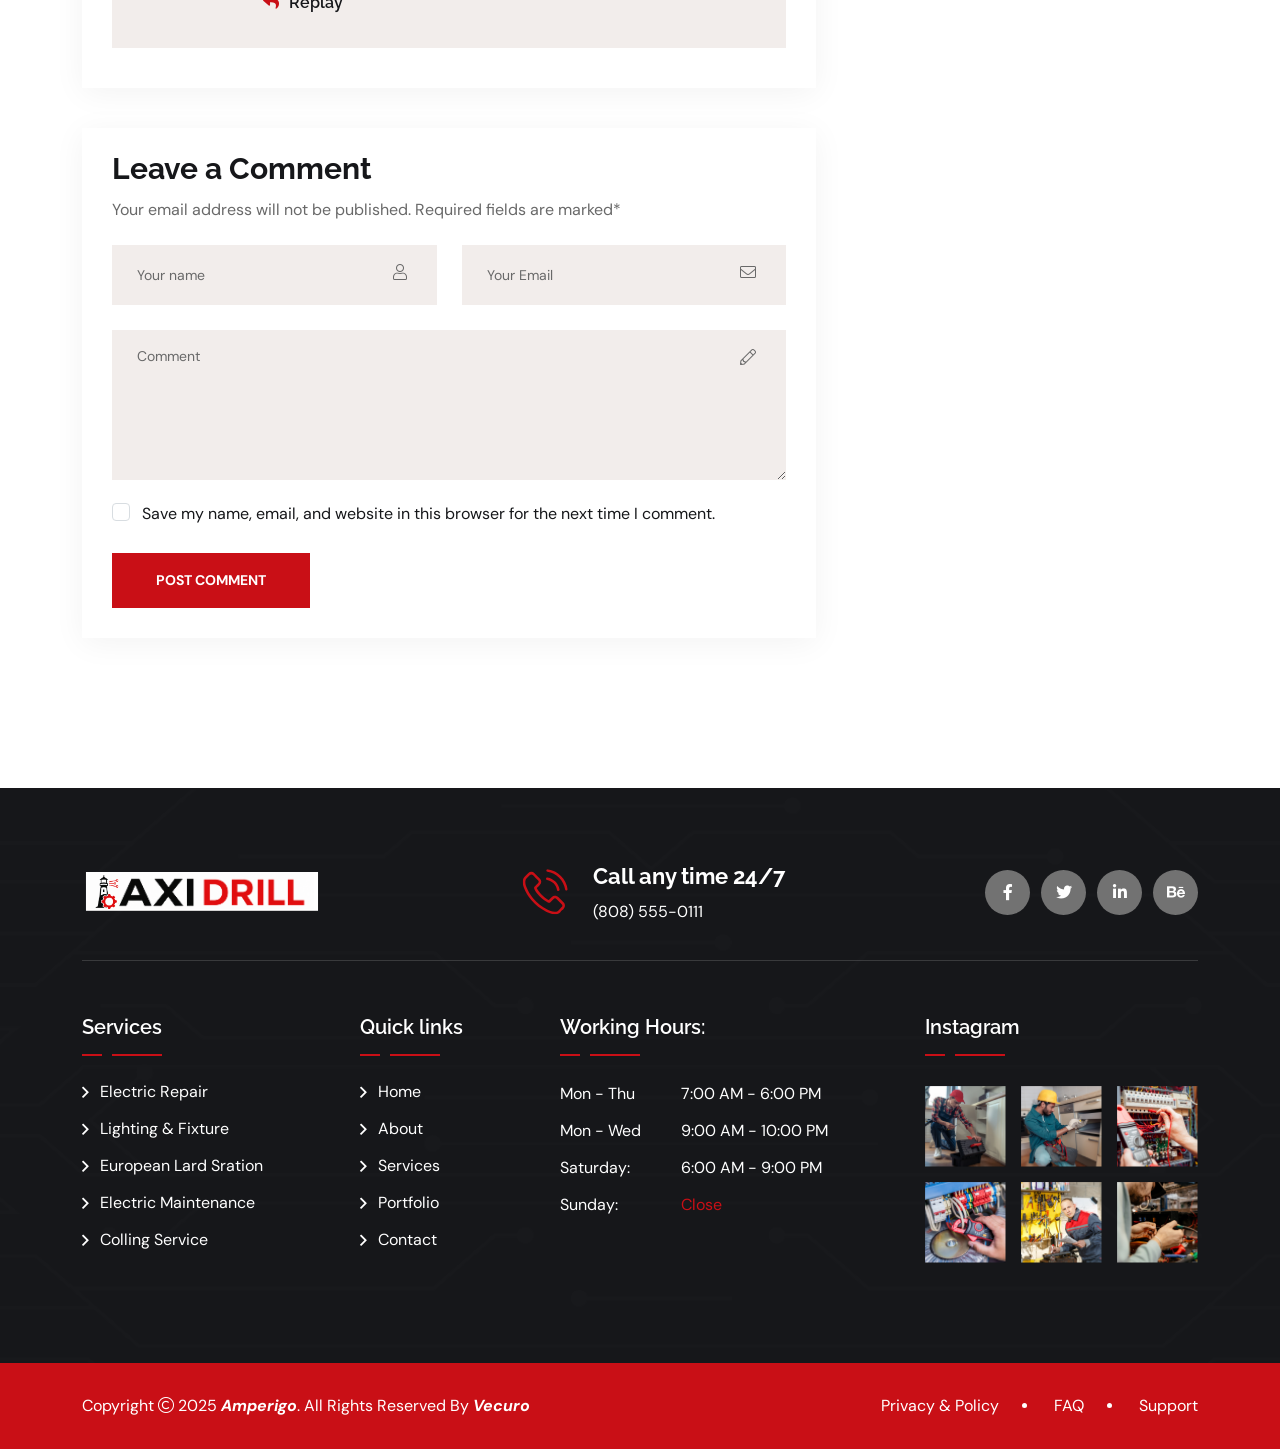
<file: blog-details.html>
<!doctype html>
<html class="no-js" lang="zxx">

<head>
    <meta charset="utf-8">
    <meta http-equiv="x-ua-compatible" content="ie=edge">
    <title>Amperigo - Electrician & Repairing HTML Template - Blog Details</title>
    <meta name="author" content="Vecuro">
    <meta name="description" content="Amperigo - Electrician & Repairing HTML Template">
    <meta name="keywords" content="Amperigo - Electrician & Repairing HTML Template">
    <meta name="robots" content="INDEX,FOLLOW">

    <!-- Mobile Specific Metas -->
    <meta name="viewport" content="width=device-width, initial-scale=1, shrink-to-fit=no">

    <!-- Favicons - Place favicon.ico in the root directory -->
    <link rel="shortcut icon" href="assets/img/favicon.ico" type="image/x-icon">
    <link rel="icon" href="assets/img/favicon.ico" type="image/x-icon">

    <!--==============================
	  Google Fonts
	============================== -->
    <link rel="preconnect" href="https://fonts.googleapis.com">
    <link rel="preconnect" href="https://fonts.gstatic.com" crossorigin>
    <link href="https://fonts.googleapis.com/css2?family=DM+Sans:ital,opsz,wght@0,9..40,100..1000;1,9..40,100..1000&family=Raleway:wght@100..900&display=swap" rel="stylesheet">


    <!--==============================
	    All CSS File
	============================== -->
    <!-- Bootstrap -->
    <link rel="stylesheet" href="assets/css/bootstrap.min.css">
    <!-- <link rel="stylesheet" href="assets/css/app.min.css"> -->
    <!-- Fontawesome Icon -->
    <link rel="stylesheet" href="assets/css/fontawesome.min.css">
    <!-- Layerslider -->
    <link rel="stylesheet" href="assets/css/layerslider.min.css">
    <!-- Magnific Popup -->
    <link rel="stylesheet" href="assets/css/magnific-popup.min.css">
    <!-- Slick Slider -->
    <link rel="stylesheet" href="assets/css/slick.min.css">
    <!-- News Ticker -->
    <link rel="stylesheet" href="assets/css/eocjs-newsticker.css">
    <!-- Theme Custom CSS -->
    <link rel="stylesheet" href="assets/css/style.css">

</head>

<body>


    <!--[if lte IE 9]>
    	<p class="browserupgrade">You are using an <strong>outdated</strong> browser. Please <a href="https://browsehappy.com/">upgrade your browser</a> to improve your experience and security.</p>
  <![endif]-->



    <!--********************************
   		Code Start From Here 
	******************************** -->




    <!--========================
    Sticky Header
========================-->
    <div class="sticky-header-wrap sticky-wrap sticky-header">
        <div class="sticky-active">
            <div class="container position-relative">
                <div class="row align-items-center">
                    <div class="col-5 col-md-3">
                        <div class="logo">
                            <a href="index.html">
                                <img src="assets/img/logo.svg" alt="logo">
                            </a>
                        </div>
                    </div>
                    <div class="col-7 col-md-9 text-end position-static">
                        <nav class="main-menu menu-sticky1 d-none d-lg-block">
                            <ul>
                                <li class="menu-item-has-children">
                                    <a href="index.html">Home</a>
                                    <ul class="sub-menu">
                                        <li><a href="index.html">Home Style 1</a></li>
                                        <li><a href="index-2.html">Home Style 2</a></li>
                                        <li><a href="index-3.html">Home Style 3</a></li>
                                    </ul>
                                </li>
                                <li>
                                    <a href="about.html">About Us</a>
                                </li>
                                <li class="menu-item-has-children">
                                    <a href="service.html">Services</a>
                                    <ul class="sub-menu">
                                        <li><a href="service.html">Services</a></li>
                                        <li><a href="service-details.html">Service Details</a></li>
                                    </ul>
                                </li>
                                <li class="menu-item-has-children mega-menu-wrap">
                                    <a href="#">Pages</a>
                                    <ul class="mega-menu">
                                        <li><a href="shop.html">Pagelist 1</a>
                                            <ul>
                                                <li><a href="index.html">Home Style 1</a></li>
                                                <li><a href="index-2.html">Home Style 2</a></li>
                                                <li><a href="index-3.html">Home Style 3</a></li>
                                                <li><a href="about.html">About Us</a></li>
                                            </ul>
                                        </li>
                                        <li><a href="#">Pagelist 2</a>
                                            <ul>
                                                <li><a href="service.html">Services</a></li>
                                                <li><a href="service-details.html">Service Details</a></li>
                                                <li><a href="team.html">Team</a></li>
                                                <li><a href="team-details.html">Team Details</a></li>
                                            </ul>
                                        </li>
                                        <li><a href="#">Pagelist 3</a>
                                            <ul>
                                                <li><a href="price.html">Pricing Plans</a></li>
                                                <li><a href="blog-grid.html">Blog Grid</a></li>
                                                <li><a href="blog.html">Blog Standard</a></li>
                                                <li><a href="blog-details.html">Blog Details</a></li>
                                            </ul>
                                        </li>
                                        <li><a href="#">Pagelist 4</a>
                                            <ul>
                                                <li><a href="faq.html">FAQ Page</a></li>
                                                <li><a href="project.html">Project</a></li>
                                                <li><a href="project-details.html">Project Details</a></li>
                                                <li><a href="contact.html">Contact Us</a></li>
                                                <li><a href="error.html">Error Page</a></li>
                                            </ul>
                                        </li>
                                    </ul>
                                </li>
                                <li class="menu-item-has-children">
                                    <a href="blog.html">Blog</a>
                                    <ul class="sub-menu">
                                        <li><a href="blog-grid.html">Blog Grid</a></li>
                                        <li><a href="blog.html">Blog Standard</a></li>
                                        <li><a href="blog-details.html">Blog Details</a></li>
                                    </ul>
                                </li>
                                <li>
                                    <a href="contact.html">Contact</a>
                                </li>
                            </ul>
                        </nav>
                        <button class="vs-menu-toggle d-inline-block d-lg-none"><i class="far fa-bars"></i></button>
                    </div>
                </div>
            </div>
        </div>
    </div><!--==============================
     Preloader
  ==============================-->
    <div class="preloader  ">
        <button class="vs-btn preloaderCls">Cancel Preloader </button>
        <div class="preloader-inner">
            <div class="loader"></div>
        </div>
    </div><!--==============================
    Mobile Menu
  ============================== -->
    <div class="vs-menu-wrapper">
        <div class="vs-menu-area text-center">
            <button class="vs-menu-toggle"><i class="fal fa-times"></i></button>
            <div class="mobile-logo">
                <a href="index.html"><img src="assets/img/logo.svg" alt="Amperigo"></a>
            </div>
            <div class="vs-mobile-menu">
                <ul>
                    <li class="menu-item-has-children">
                        <a href="index.html">Home</a>
                        <ul class="sub-menu">
                            <li><a href="index.html">Home Style 1</a></li>
                            <li><a href="index-2.html">Home Style 2</a></li>
                            <li><a href="index-3.html">Home Style 3</a></li>
                        </ul>
                    </li>
                    <li>
                        <a href="about.html">About Us</a>
                    </li>
                    <li class="menu-item-has-children">
                        <a href="service.html">Services</a>
                        <ul class="sub-menu">
                            <li><a href="service.html">Services</a></li>
                            <li><a href="service-details.html">Service Details</a></li>
                        </ul>
                    </li>
                    <li class="menu-item-has-children">
                        <a href="team.html">Team</a>
                        <ul class="sub-menu">
                            <li><a href="team.html">Team</a></li>
                            <li><a href="team-details.html">Team Details</a></li>
                        </ul>
                    </li>
                    <li class="menu-item-has-children">
                        <a href="#">Pages</a>
                        <ul class="sub-menu">
                            <li><a href="price-plan.html">Pricing Plans</a></li>
                            <li><a href="blog-grid.html">Blog Grid</a></li>
                            <li><a href="blog.html">Blog Standard</a></li>
                            <li><a href="blog-details.html">Blog Details</a></li>
                            <li><a href="faq.html">FAQ Page</a></li>
                            <li><a href="project.html">Project</a></li>
                            <li><a href="project-details.html">Project Details</a></li>
                            <li><a href="error.html">Error Page</a></li>
                        </ul>
                    </li>
                    <li>
                        <a href="contact.html">Contact Us</a>
                    </li>
                </ul>
            </div>
        </div>
    </div><!--==============================
    Header Area
    ==============================-->
    <header class="vs-header header-layout2">
        <div class="header-top">
            <div class="container">
                <div class="row align-items-center justify-content-between">
                    <div class="col-md-auto text-center text-md-start">
                        <div class="header-links">
                            <ul>
                                <li><i class="fas fa-phone-alt"></i><a href="tel:+44123456789">+44 123456789</a></li>
                                <li><i class="fas fa-envelope"></i><a href="mailto:info@example.com">info@example.com</a></li>
                                <li class="d-none d-md-inline-block"><i class="far fa-map-marker-alt"></i>1901 Thornridge Cir.</li>
                            </ul>
                        </div>
                    </div>
                    <div class="col-auto d-none d-md-block">
                        <div class="social-style2">
                            <span class="social-title">Follow Us On:</span>
                            <a href="https://www.facebook.com/"><i class="fab fa-facebook-f"></i></a>
                            <a href="https://x.com/"><i class="fab fa-twitter"></i></a>
                            <a href="https://www.linkedin.com/"><i class="fab fa-linkedin"></i></a>
                            <a href="https://www.behance.net/"><i class="fab fa-behance"></i></a>
                        </div>
                    </div>
                </div>
            </div>
        </div>
        <div class="header-middle">
            <div class="container">
                <div class="menu-area">
                    <div class="row justify-content-between align-items-center">
                        <div class="col-auto">
                            <div class="header-logo">
                                <a href="index.html">
                                    <img src="assets/img/logo.svg" alt="logo">
                                </a>
                            </div>
                        </div>
                        <div class="col text-end text-xl-center">
                            <nav class="main-menu menu-style1 d-none d-lg-block">
                                <ul>
                                    <li class="menu-item-has-children">
                                        <a href="index.html">Home</a>
                                        <ul class="sub-menu">
                                            <li><a href="index.html">Home Style 1</a></li>
                                            <li><a href="index-2.html">Home Style 2</a></li>
                                            <li><a href="index-3.html">Home Style 3</a></li>
                                        </ul>
                                    </li>
                                    <li>
                                        <a href="about.html">About Us</a>
                                    </li>
                                    <li class="menu-item-has-children">
                                        <a href="service.html">Services</a>
                                        <ul class="sub-menu">
                                            <li><a href="service.html">Services</a></li>
                                            <li><a href="service-details.html">Service Details</a></li>
                                        </ul>
                                    </li>
                                    <li class="menu-item-has-children mega-menu-wrap">
                                        <a href="#">Pages</a>
                                        <ul class="mega-menu">
                                            <li><a href="shop.html">Pagelist 1</a>
                                                <ul>
                                                    <li><a href="index.html">Home Style 1</a></li>
                                                    <li><a href="index-2.html">Home Style 2</a></li>
                                                    <li><a href="index-3.html">Home Style 3</a></li>
                                                    <li><a href="about.html">About Us</a></li>
                                                </ul>
                                            </li>
                                            <li><a href="#">Pagelist 2</a>
                                                <ul>
                                                    <li><a href="service.html">Services</a></li>
                                                    <li><a href="service-details.html">Service Details</a></li>
                                                    <li><a href="team.html">Team</a></li>
                                                    <li><a href="team-details.html">Team Details</a></li>
                                                </ul>
                                            </li>
                                            <li><a href="#">Pagelist 3</a>
                                                <ul>
                                                    <li><a href="price.html">Pricing Plans</a></li>
                                                    <li><a href="blog-grid.html">Blog Grid</a></li>
                                                    <li><a href="blog.html">Blog Standard</a></li>
                                                    <li><a href="blog-details.html">Blog Details</a></li>
                                                </ul>
                                            </li>
                                            <li><a href="#">Pagelist 4</a>
                                                <ul>
                                                    <li><a href="faq.html">FAQ Page</a></li>
                                                    <li><a href="project.html">Project</a></li>
                                                    <li><a href="project-details.html">Project Details</a></li>
                                                    <li><a href="contact.html">Contact Us</a></li>
                                                    <li><a href="error.html">Error Page</a></li>
                                                </ul>
                                            </li>
                                        </ul>
                                    </li>
                                    <li class="menu-item-has-children">
                                        <a href="blog.html">Blog</a>
                                        <ul class="sub-menu">
                                            <li><a href="blog-grid.html">Blog Grid</a></li>
                                            <li><a href="blog.html">Blog Standard</a></li>
                                            <li><a href="blog-details.html">Blog Details</a></li>
                                        </ul>
                                    </li>
                                    <li>
                                        <a href="contact.html">Contact</a>
                                    </li>
                                </ul>
                            </nav>
                            <button class="vs-menu-toggle d-lg-none"><i class="fal fa-bars"></i></button>
                        </div>
                        <div class="col-auto d-none d-xl-block">
                            <div class="header-btn">
                                <a href="contact.html" class="vs-btn">get a quote<i class="far fa-long-arrow-right"></i></a>
                            </div>
                        </div>
                    </div>
                </div>
            </div>
        </div>
    </header><!--==============================
    Breadcumb
============================== -->
    <div class="breadcumb-wrapper " data-bg-src="assets/img/breadcumb/breadcumb-bg.jpg">
        <div class="container z-index-common">
            <div class="breadcumb-content">
                <h1 class="breadcumb-title">Blog Details</h1>
            </div>
            <div class="breadcumb-menu-wrap">
                <ul class="breadcumb-menu">
                    <li><a href="index.html">Home</a></li>
                    <li>Blog Details</li>
                </ul>
            </div>
        </div>
    </div><!--==============================
    Blog Details Area
    ==============================-->
    <section class="vs-blog-wrapper blog-details space-top space-extra-bottom">
        <div class="container">
            <div class="row">
                <div class="col-lg-8">
                    <div class="vs-blog blog-single has-post-thumbnail">
                        <div class="blog-img">
                            <img src="assets/img/blog/blog-s-1-1.png" alt="Blog Image">
                            <a href="blog.html" class="blog-date">21 Dec, 2025</a>
                        </div>
                        <div class="blog-content">
                            <div class="blog-meta">
                                <a href="blog.html"><i class="far fa-comments"></i>2 comments</a>
                                <a href="blog.html"><i class="far fa-user"></i>Admin</a>
                            </div>
                            <h2 class="blog-title">We handle a wide range, from minor repairs to major</h2>
                            <p>Appliance repair, wiring and re-wiring, lighting installation, breaker panel upgrades, and troubleshooting an electrical issues protection installation, energy-efficient lighting upgrades, electric vehicle (EV) charger is installation, and home automation setups for homes and businesses to catch potential</p>
                            <p>Send a follow-up message or call after each service to ensure satisfaction and address any lingering kinds issues webinars or live Q&As on home electrical safety and simple DIY checks, building trust with your our audience friends or family members for electrical services.</p>
                            <blockquote class="vs-quote">
                                <p> It may also include deodorizing and fabric protection treatments cleaning fabric and leather furniture. Techniques include steam cleaning</p>
                                <cite>Jenny Wilson</cite>
                            </blockquote>
                            <h3 class="h4">Dedicated to a Electrical Repair Brighter Future</h3>
                            <p>Send a follow-up message or call after each service to ensure satisfaction and address any lingering kinds issues solar panel installation or battery backup systems to customers become more energy independent emergency repair services, especially for critical issues.</p>
                            <div class="row my-2 my-xl-4 py-1 py-xl-2 gy-3 gy-lg-4">
                                <div class="col-6"><img src="assets/img/blog/blog-d-1-1.jpg" alt="blog" class="w-100"></div>
                                <div class="col-6"><img src="assets/img/blog/blog-d-1-2.jpg" alt="blog" class="w-100"></div>
                            </div>
                            <p>Share safety tips, quick electrical fixes, and energy-saving advice regular inspections a homes and businesses to catch potential problems before they become costly repairs.</p>
                            <div class="row pt-xl-2">
                                <div class="col-md-6 col-xl-5">
                                    <div class="list-style1">
                                        <ul>
                                            <li>Powering Up Your Safety</li>
                                            <li>Upgrades & Inspections</li>
                                        </ul>
                                    </div>
                                </div>
                                <div class="col-md-6 col-xl-5">
                                    <div class="list-style1">
                                        <ul>
                                            <li>Bright Spark Repair Services</li>
                                            <li>Smart Fix Electrical Solutions</li>
                                        </ul>
                                    </div>
                                </div>
                            </div>
                        </div>
                        <div class="share-links clearfix  ">
                            <div class="row justify-content-between">
                                <div class="col-xl-auto">
                                    <span class="share-links-title">Tags:</span>
                                    <div class="tagcloud">
                                        <a href="blog.html">Repairing</a>
                                        <a href="blog.html">Project</a>
                                    </div>
                                </div>
                                <div class="col-xl-auto text-xl-end">
                                    <span class="share-links-title">Share:</span>
                                    <ul class="social-links">
                                        <li><a href="https://www.facebook.com/" target="_blank"><i class="fab fa-facebook-f"></i></a></li>
                                        <li><a href="https://x.com/" target="_blank"><i class="fab fa-twitter"></i></a></li>
                                        <li><a href="https://www.linkedin.com/" target="_blank"><i class="fab fa-linkedin-in"></i></a></li>
                                    </ul><!-- End Social Share -->
                                </div><!-- Share Links Area end -->
                            </div>
                        </div>
                        <div class="vs-comments-wrap   ">
                            <h2 class="blog-inner-title">3 Comments</h2>
                            <ul class="comment-list">
                                <li class="vs-comment-item">
                                    <div class="vs-post-comment">
                                        <div class="comment-avater">
                                            <img src="assets/img/blog/comment-author-1.jpg" alt="Comment Author">
                                        </div>
                                        <div class="comment-content">
                                            <h4 class="name h4">Rosalina Kelian</h4>
                                            <span class="commented-on"><i class="fal fa-calendar-alt"></i> 22 April, 2022</span>
                                            <p class="text">Progressively procrastinate mission-critical action items before team building ROI.
                                                Interactively provide access to cross functional quality vectors for client-centric catalysts for change.
                                            </p>
                                            <div class="reply_and_edit">
                                                <a href="blog-details.html" class="replay-btn"><i class="fas fa-reply"></i>Replay</a>
                                            </div>
                                        </div>
                                    </div>
                                    <ul class="children">
                                        <li class="vs-comment-item">
                                            <div class="vs-post-comment">
                                                <div class="comment-avater">
                                                    <img src="assets/img/blog/comment-author-2.jpg" alt="Comment Author">
                                                </div>
                                                <div class="comment-content">
                                                    <h4 class="name h4">John Deo</h4>
                                                    <span class="commented-on"><i class="fal fa-calendar-alt"></i> 23 April, 2022</span>
                                                    <p class="text">Competently provide access to fully researched methods of empowerment without sticky models. Credibly morph front-end niche markets.</p>
                                                    <div class="reply_and_edit">
                                                        <a href="blog-details.html" class="replay-btn"><i class="fas fa-reply"></i>Replay</a>
                                                    </div>
                                                </div>
                                            </div>
                                        </li>
                                    </ul>
                                </li>
                                <li class="vs-comment-item">
                                    <div class="vs-post-comment">
                                        <div class="comment-avater">
                                            <img src="assets/img/blog/comment-author-3.jpg" alt="Comment Author">
                                        </div>
                                        <div class="comment-content">
                                            <h4 class="name h4">Tara sing</h4>
                                            <span class="commented-on"><i class="fal fa-calendar-alt"></i> 26 April, 2022</span>
                                            <p class="text">Competently provide access to fully researched methods of empowerment without sticky models. Credibly morph front-end niche markets whereas 2.0 users. Enthusiastically seize team.</p>
                                            <div class="reply_and_edit">
                                                <a href="blog-details.html" class="replay-btn"><i class="fas fa-reply"></i>Replay</a>
                                            </div>
                                        </div>
                                    </div>
                                </li>
                            </ul>
                        </div><!-- Comment Form -->
                        <div class="vs-comment-form  ">
                            <div id="respond" class="comment-respond">
                                <div class="form-title">
                                    <h3 class="blog-inner-title">Leave a Comment</h3>
                                    <p class="form-text">Your email address will not be published. Required fields are marked*</p>
                                </div>
                                <div class="row gx-20">
                                    <div class="col-md-6 form-group">
                                        <input type="text" class="form-control" placeholder="Your name">
                                        <i class="fal fa-user"></i>
                                    </div>
                                    <div class="col-md-6 form-group">
                                        <input type="email" class="form-control" placeholder="Your Email">
                                        <i class="fal fa-envelope"></i>
                                    </div>
                                    <div class="col-12 form-group">
                                        <textarea class="form-control" placeholder="Comment"></textarea>
                                        <i class="fal fa-pencil"></i>
                                    </div>
                                    <div class="col-12 ">
                                        <div class="custom-checkbox notice">
                                            <input id="wp-comment-cookies-consent" name="wp-comment-cookies-consent" type="checkbox" value="yes">
                                            <label for="wp-comment-cookies-consent"> Save my name, email, and website in this browser for the next time I comment.</label>
                                        </div>
                                    </div>
                                    <div class="col-12 form-group mb-0">
                                        <button class="vs-btn">Post Comment</button>
                                    </div>
                                </div>
                            </div>
                        </div>
                    </div>
                </div>
                <div class="col-lg-4">
                    <aside class="sidebar-area">
                        <div class="widget widget_search   ">
                            <form class="search-form">
                                <input type="text" placeholder="Search Here">
                                <button type="submit"><i class="far fa-search"></i></button>
                            </form>
                        </div>
                        <div class="widget widget_categories   ">
                            <h3 class="widget_title">Categories</h3>
                            <ul>
                                <li>
                                    <a href="blog.html">Maintenance Service</a>
                                </li>
                                <li>
                                    <a href="blog.html">Short Circuit Repair </a>
                                </li>
                                <li>
                                    <a href="blog.html">Commercial Services</a>
                                </li>
                                <li>
                                    <a href="blog.html">Installing a Ceiling Fan</a>
                                </li>
                                <li>
                                    <a href="blog.html">Lighting & Fixtures</a>
                                </li>
                                <li>
                                    <a href="blog.html">Upgrade Old Wiring</a>
                                </li>
                            </ul>
                        </div>
                        <div class="widget  ">
                            <h3 class="widget_title">Recent Articles</h3>
                            <div class="recent-post-wrap">
                                <div class="recent-post">
                                    <div class="media-img">
                                        <a href="blog-details.html"><img src="assets/img/blog/recent-post-1-1.png" alt="Blog Image"></a>
                                    </div>
                                    <div class="media-body">
                                        <h4 class="post-title"><a class="text-inherit" href="blog-details.html">Energizing Homes, One Repair at a Time</a></h4>
                                        <div class="recent-post-meta">
                                            <a href="blog.html"><i class="fal fa-calendar-alt"></i>10 Dec 2025</a>
                                        </div>
                                    </div>
                                </div>
                                <div class="recent-post">
                                    <div class="media-img">
                                        <a href="blog-details.html"><img src="assets/img/blog/recent-post-1-2.png" alt="Blog Image"></a>
                                    </div>
                                    <div class="media-body">
                                        <h4 class="post-title"><a class="text-inherit" href="blog-details.html">Reliable Repairs, Powered by Expertise</a></h4>
                                        <div class="recent-post-meta">
                                            <a href="blog.html"><i class="fal fa-calendar-alt"></i>05 Jan 2025</a>
                                        </div>
                                    </div>
                                </div>
                                <div class="recent-post">
                                    <div class="media-img">
                                        <a href="blog-details.html"><img src="assets/img/blog/recent-post-1-3.png" alt="Blog Image"></a>
                                    </div>
                                    <div class="media-body">
                                        <h4 class="post-title"><a class="text-inherit" href="blog-details.html">Bringing Life Back to Your Circuits</a></h4>
                                        <div class="recent-post-meta">
                                            <a href="blog.html"><i class="fal fa-calendar-alt"></i>22 Feb 2025</a>
                                        </div>
                                    </div>
                                </div>
                            </div>
                        </div>
                        <div class="widget widget_tag_cloud   ">
                            <h3 class="widget_title">Popular Tags</h3>
                            <div class="tagcloud">
                                <a href="blog.html">Electrical</a>
                                <a href="blog.html">Electrician</a>
                                <a href="blog.html">Fixers</a>
                                <a href="blog.html">Project</a>
                                <a href="blog.html">Repairing</a>
                                <a href="blog.html">Technology</a>
                                <a href="blog.html">Industry</a>
                                <a href="blog.html">Project</a>
                                <a href="blog.html">Home</a>
                            </div>
                        </div>
                    </aside>
                </div>
            </div>
        </div>
    </section><!--==============================
			Footer Area
	==============================-->
    <footer class="footer-wrapper footer-layout1 bg-title" data-bg-src="assets/img/bg/footer-bg-1-1.png">
        <div class="container">
            <div class="footer-top">
                <div class="row align-items-center justify-content-center justify-content-md-between text-center text-md-start gy-4">
                    <div class="col-md-4 col-lg-auto">
                        <a href="index.html"><img src="assets/img/logo-red-white.svg" alt="logo"></a>
                    </div>
                    <div class="col-auto">
                        <div class="media-style2">
                            <div class="media-icon"><img src="assets/img/call-i.svg" alt="call icon"></div>
                            <div class="media-body">
                                <p class="media-title">Call any time 24/7</p>
                                <p class="media-text"><a href="tel:8085550111" class="text-reset">(808) 555-0111</a></p>
                            </div>
                        </div>
                    </div>
                    <div class="col-md-auto">
                        <div class="social-style1">
                            <a href="https://www.facebook.com/"><i class="fab fa-facebook-f"></i></a>
                            <a href="https://x.com/"><i class="fab fa-twitter"></i></a>
                            <a href="https://www.linkedin.com/"><i class="fab fa-linkedin-in"></i></a>
                            <a href="https://www.behance.net/"><i class="fab fa-behance"></i></a>
                        </div>
                    </div>
                </div>
            </div>
        </div>
        <div class="widget-area">
            <div class="container">
                <div class="row justify-content-xl-between">

                    <div class="col-md-6 col-xl-auto">
                        <div class="widget widget_nav_menu  footer-widget">
                            <h3 class="widget_title">Services</h3>
                            <div class="menu-all-pages-container footer-menu">
                                <ul class="menu">
                                    <li><a href="service-details.html">Electric Repair</a></li>
                                    <li><a href="service-details.html">Lighting & Fixture</a></li>
                                    <li><a href="service-details.html">European Lard Sration</a></li>
                                    <li><a href="service-details.html">Electric Maintenance</a></li>
                                    <li><a href="service-details.html">Colling Service</a></li>
                                </ul>
                            </div>
                        </div>
                    </div>

                    <div class="col-md-6 col-xl-auto">
                        <div class="widget widget_pages  footer-widget">
                            <h3 class="widget_title">Quick links</h3>
                            <ul>
                                <li><a href="index.html">Home</a></li>
                                <li><a href="about.html">About</a></li>
                                <li><a href="services.html">Services</a></li>
                                <li><a href="gallery.html">Portfolio</a></li>
                                <li><a href="contact.html">Contact</a></li>
                            </ul>
                        </div>
                    </div>

                    <div class="col-md-6 col-xl-auto">
                        <div class="widget  footer-widget">
                            <h3 class="widget_title">Working Hours:</h3>
                            <div class="footer-table">
                                <table>
                                    <tr>
                                        <td>Mon - Thu</td>
                                        <td>7:00 AM - 6:00 PM</td>
                                    </tr>
                                    <tr>
                                        <td>Mon - Wed</td>
                                        <td>9:00 AM - 10:00 PM</td>
                                    </tr>
                                    <tr>
                                        <td>Saturday:</td>
                                        <td>6:00 AM - 9:00 PM</td>
                                    </tr>
                                    <tr>
                                        <td>Sunday:</td>
                                        <td><span class="text-theme">Close</span></td>
                                    </tr>
                                </table>
                            </div>
                        </div>
                    </div>

                    <div class="col-md-6 col-lg-4 col-xl-auto">
                        <div class="widget footer-widget">
                            <h4 class="widget_title">Instagram</h4>
                            <div class="sidebar-gallery">
                                <div class="gallery-thumb">
                                    <a href="project-details.html"><img src="assets/img/gallery/gal-1-1.png" alt="Gallery Image" class="w-100"></a>
                                </div>
                                <div class="gallery-thumb">
                                    <a href="project-details.html"><img src="assets/img/gallery/gal-1-2.png" alt="Gallery Image" class="w-100"></a>
                                </div>
                                <div class="gallery-thumb">
                                    <a href="project-details.html"><img src="assets/img/gallery/gal-1-3.png" alt="Gallery Image" class="w-100"></a>
                                </div>
                                <div class="gallery-thumb">
                                    <a href="project-details.html"><img src="assets/img/gallery/gal-1-4.png" alt="Gallery Image" class="w-100"></a>
                                </div>
                                <div class="gallery-thumb">
                                    <a href="project-details.html"><img src="assets/img/gallery/gal-1-5.png" alt="Gallery Image" class="w-100"></a>
                                </div>
                                <div class="gallery-thumb">
                                    <a href="project-details.html"><img src="assets/img/gallery/gal-1-6.png" alt="Gallery Image" class="w-100"></a>
                                </div>
                            </div>
                        </div>
                    </div>
                </div>
            </div>
        </div>
        <div class="copyright-wrap">
            <div class="container">
                <div class="row align-items-center justify-content-between text-center text-md-start gy-2 flex-row-reverse">
                    <div class="col-md-auto">
                        <div class="copyright-menu">
                            <ul>
                                <li><a href="error.html">Privacy & Policy</a></li>
                                <li><a href="faq.html">FAQ</a></li>
                                <li><a href="contact.html">Support</a></li>
                            </ul>
                        </div>
                    </div>
                    <div class="col-md-auto">
                        <p class="copyright-text">Copyright <i class="fal fa-copyright"></i> 2025 <a href="index.html">Amperigo</a>. All Rights Reserved By <a href="https://themeforest.net/user/vecuro_themes">Vecuro</a></p>
                    </div>
                </div>
            </div>
        </div>
    </footer> <!-- Scroll To Top -->
    <a href="#" class="scrollToTop scroll-btn"><i class="far fa-arrow-up"></i></a>

    <!--********************************
			Code End  Here 
	******************************** -->

    <!--==============================
        All Js File
    ============================== -->
    <!-- Jquery -->
    <script src="assets/js/vendor/jquery-3.6.0.min.js"></script>
    <!-- Slick Slider -->
    <script src="assets/js/slick.min.js"></script>
    <!-- <script src="assets/js/app.min.js"></script> -->
    <!-- Layerslider -->
    <script src="assets/js/layerslider.utils.js"></script>
    <script src="assets/js/layerslider.transitions.js"></script>
    <script src="assets/js/layerslider.kreaturamedia.jquery.js"></script>
    <!-- Bootstrap -->
    <script src="assets/js/bootstrap.min.js"></script>
    <!-- Magnific Popup -->
    <script src="assets/js/jquery.magnific-popup.min.js"></script>
    <!-- News Ticker -->
    <script src="assets/js/eocjs-newsticker.js"></script>
    <!-- Isotope Filter -->
    <script src="assets/js/imagesloaded.pkgd.min.js"></script>
    <script src="assets/js/isotope.pkgd.min.js"></script>
    <!-- Main Js File -->
    <script src="assets/js/main.js"></script>


</body>

</html>
</file>
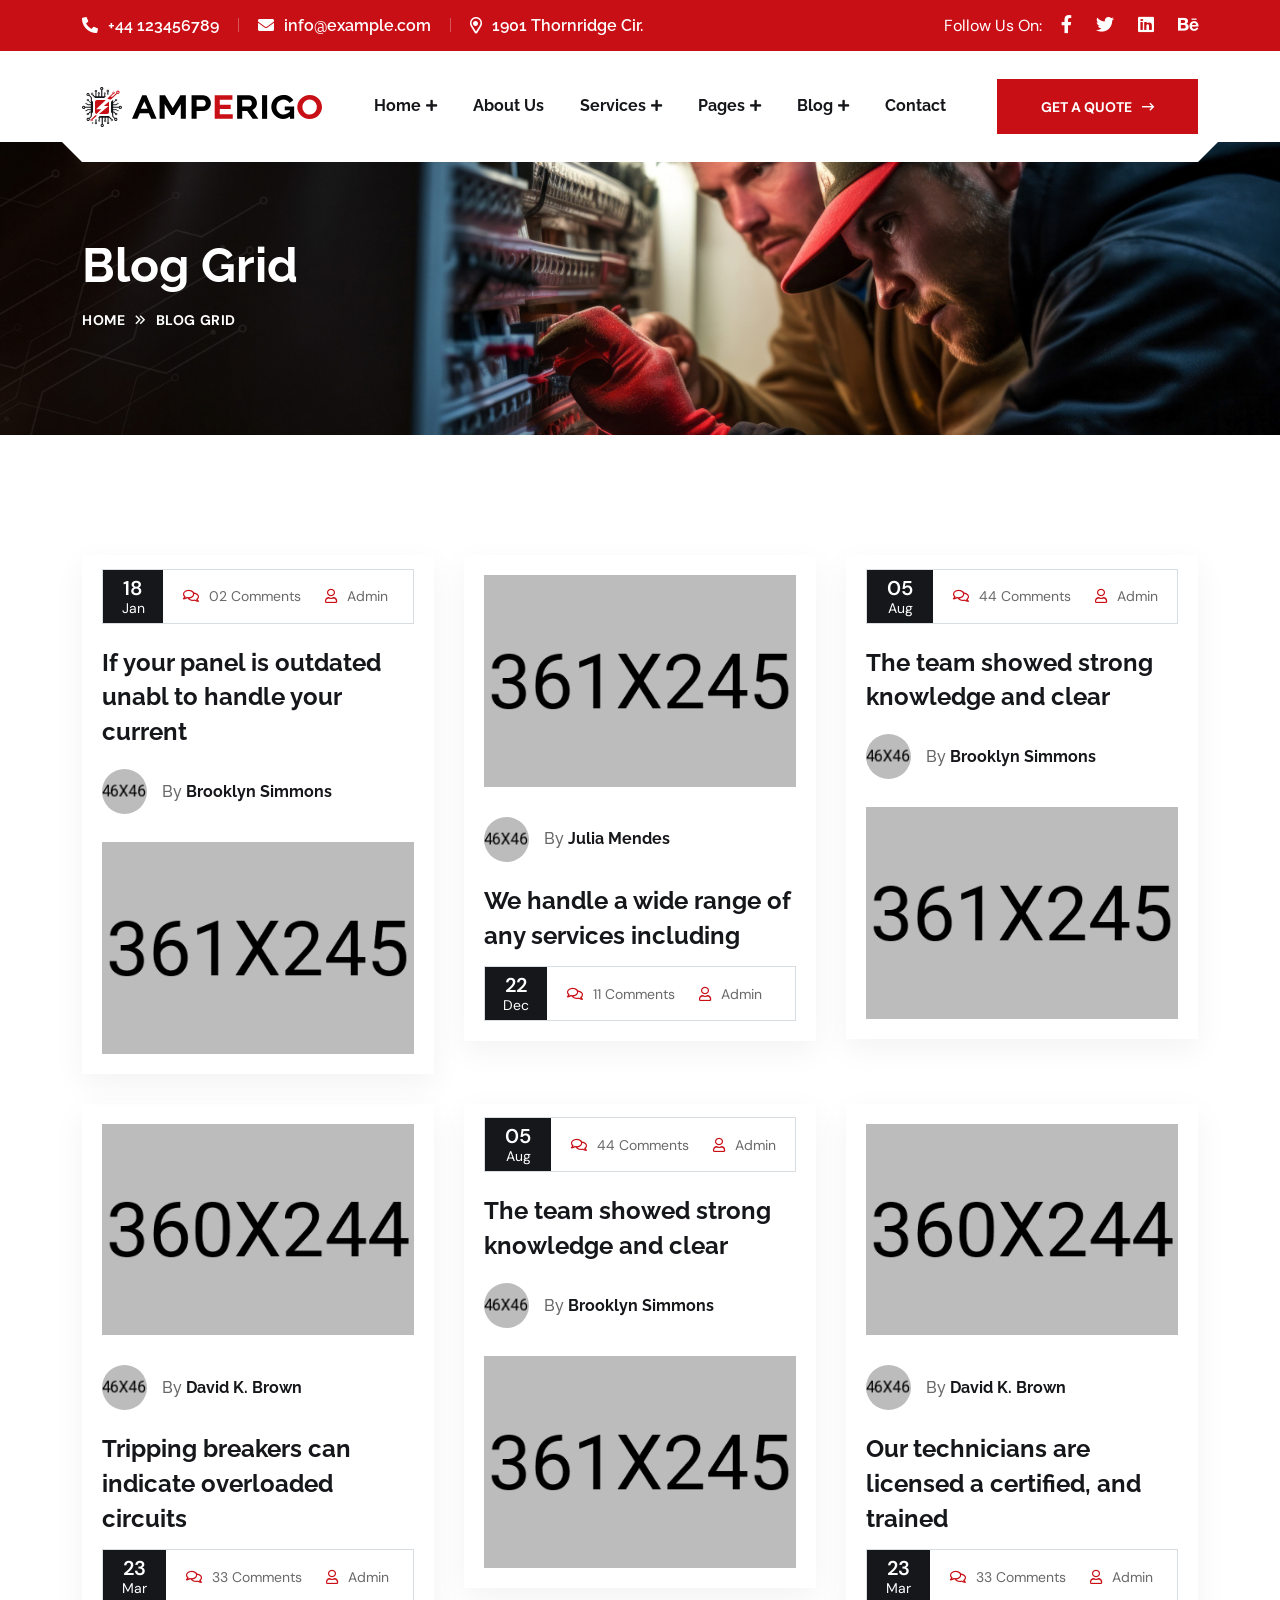
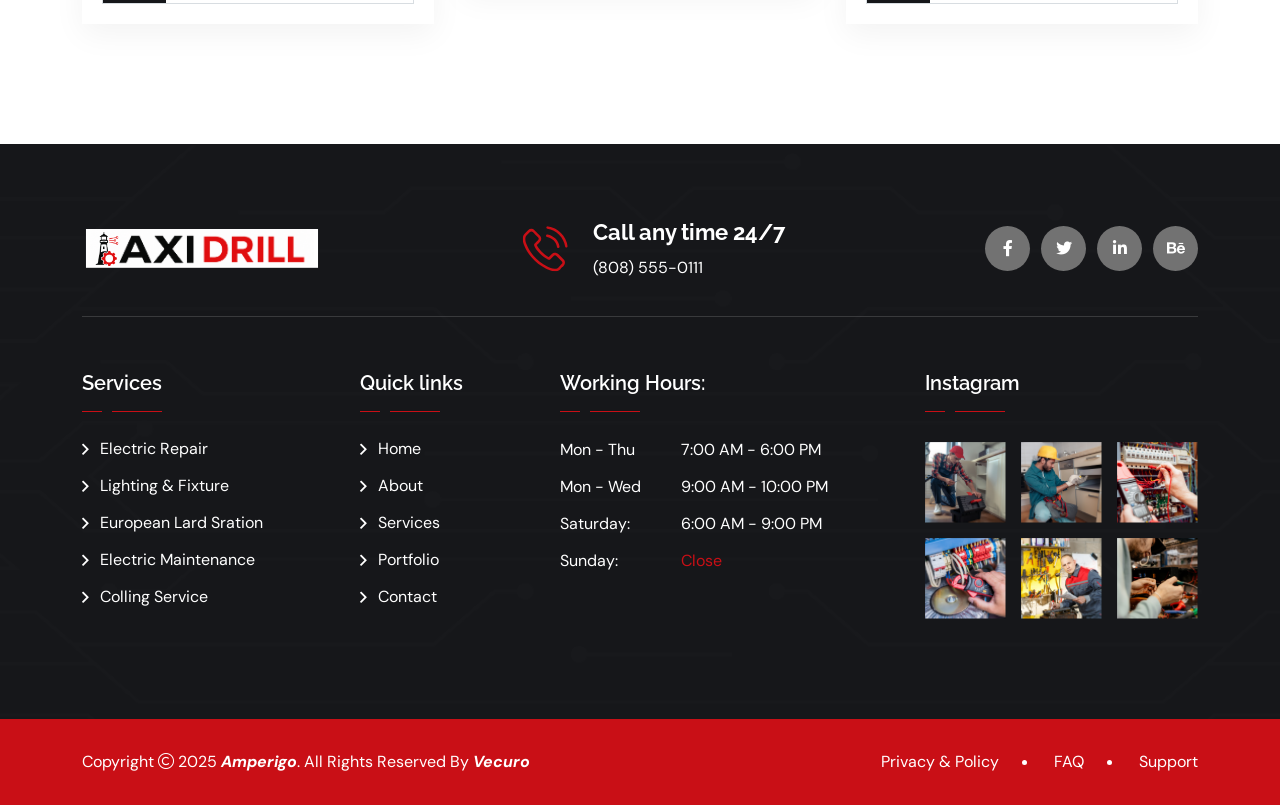
<file: blog-grid.html>
<!doctype html>
<html class="no-js" lang="zxx">

<head>
    <meta charset="utf-8">
    <meta http-equiv="x-ua-compatible" content="ie=edge">
    <title>Amperigo - Electrician & Repairing HTML Template - Blog Grid</title>
    <meta name="author" content="Vecuro">
    <meta name="description" content="Amperigo - Electrician & Repairing HTML Template">
    <meta name="keywords" content="Amperigo - Electrician & Repairing HTML Template">
    <meta name="robots" content="INDEX,FOLLOW">

    <!-- Mobile Specific Metas -->
    <meta name="viewport" content="width=device-width, initial-scale=1, shrink-to-fit=no">

    <!-- Favicons - Place favicon.ico in the root directory -->
    <link rel="shortcut icon" href="assets/img/favicon.ico" type="image/x-icon">
    <link rel="icon" href="assets/img/favicon.ico" type="image/x-icon">

    <!--==============================
	  Google Fonts
	============================== -->
    <link rel="preconnect" href="https://fonts.googleapis.com">
    <link rel="preconnect" href="https://fonts.gstatic.com" crossorigin>
    <link href="https://fonts.googleapis.com/css2?family=DM+Sans:ital,opsz,wght@0,9..40,100..1000;1,9..40,100..1000&family=Raleway:wght@100..900&display=swap" rel="stylesheet">


    <!--==============================
	    All CSS File
	============================== -->
    <!-- Bootstrap -->
    <link rel="stylesheet" href="assets/css/bootstrap.min.css">
    <!-- <link rel="stylesheet" href="assets/css/app.min.css"> -->
    <!-- Fontawesome Icon -->
    <link rel="stylesheet" href="assets/css/fontawesome.min.css">
    <!-- Layerslider -->
    <link rel="stylesheet" href="assets/css/layerslider.min.css">
    <!-- Magnific Popup -->
    <link rel="stylesheet" href="assets/css/magnific-popup.min.css">
    <!-- Slick Slider -->
    <link rel="stylesheet" href="assets/css/slick.min.css">
    <!-- News Ticker -->
    <link rel="stylesheet" href="assets/css/eocjs-newsticker.css">
    <!-- Theme Custom CSS -->
    <link rel="stylesheet" href="assets/css/style.css">

</head>

<body>


    <!--[if lte IE 9]>
    	<p class="browserupgrade">You are using an <strong>outdated</strong> browser. Please <a href="https://browsehappy.com/">upgrade your browser</a> to improve your experience and security.</p>
  <![endif]-->



    <!--********************************
   		Code Start From Here 
	******************************** -->




    <!--========================
    Sticky Header
========================-->
    <div class="sticky-header-wrap sticky-wrap sticky-header">
        <div class="sticky-active">
            <div class="container position-relative">
                <div class="row align-items-center">
                    <div class="col-5 col-md-3">
                        <div class="logo">
                            <a href="index.html">
                                <img src="assets/img/logo.svg" alt="logo">
                            </a>
                        </div>
                    </div>
                    <div class="col-7 col-md-9 text-end position-static">
                        <nav class="main-menu menu-sticky1 d-none d-lg-block">
                            <ul>
                                <li class="menu-item-has-children">
                                    <a href="index.html">Home</a>
                                    <ul class="sub-menu">
                                        <li><a href="index.html">Home Style 1</a></li>
                                        <li><a href="index-2.html">Home Style 2</a></li>
                                        <li><a href="index-3.html">Home Style 3</a></li>
                                    </ul>
                                </li>
                                <li>
                                    <a href="about.html">About Us</a>
                                </li>
                                <li class="menu-item-has-children">
                                    <a href="service.html">Services</a>
                                    <ul class="sub-menu">
                                        <li><a href="service.html">Services</a></li>
                                        <li><a href="service-details.html">Service Details</a></li>
                                    </ul>
                                </li>
                                <li class="menu-item-has-children mega-menu-wrap">
                                    <a href="#">Pages</a>
                                    <ul class="mega-menu">
                                        <li><a href="shop.html">Pagelist 1</a>
                                            <ul>
                                                <li><a href="index.html">Home Style 1</a></li>
                                                <li><a href="index-2.html">Home Style 2</a></li>
                                                <li><a href="index-3.html">Home Style 3</a></li>
                                                <li><a href="about.html">About Us</a></li>
                                            </ul>
                                        </li>
                                        <li><a href="#">Pagelist 2</a>
                                            <ul>
                                                <li><a href="service.html">Services</a></li>
                                                <li><a href="service-details.html">Service Details</a></li>
                                                <li><a href="team.html">Team</a></li>
                                                <li><a href="team-details.html">Team Details</a></li>
                                            </ul>
                                        </li>
                                        <li><a href="#">Pagelist 3</a>
                                            <ul>
                                                <li><a href="price.html">Pricing Plans</a></li>
                                                <li><a href="blog-grid.html">Blog Grid</a></li>
                                                <li><a href="blog.html">Blog Standard</a></li>
                                                <li><a href="blog-details.html">Blog Details</a></li>
                                            </ul>
                                        </li>
                                        <li><a href="#">Pagelist 4</a>
                                            <ul>
                                                <li><a href="faq.html">FAQ Page</a></li>
                                                <li><a href="project.html">Project</a></li>
                                                <li><a href="project-details.html">Project Details</a></li>
                                                <li><a href="contact.html">Contact Us</a></li>
                                                <li><a href="error.html">Error Page</a></li>
                                            </ul>
                                        </li>
                                    </ul>
                                </li>
                                <li class="menu-item-has-children">
                                    <a href="blog.html">Blog</a>
                                    <ul class="sub-menu">
                                        <li><a href="blog-grid.html">Blog Grid</a></li>
                                        <li><a href="blog.html">Blog Standard</a></li>
                                        <li><a href="blog-details.html">Blog Details</a></li>
                                    </ul>
                                </li>
                                <li>
                                    <a href="contact.html">Contact</a>
                                </li>
                            </ul>
                        </nav>
                        <button class="vs-menu-toggle d-inline-block d-lg-none"><i class="far fa-bars"></i></button>
                    </div>
                </div>
            </div>
        </div>
    </div><!--==============================
     Preloader
  ==============================-->
    <div class="preloader  ">
        <button class="vs-btn preloaderCls">Cancel Preloader </button>
        <div class="preloader-inner">
            <div class="loader"></div>
        </div>
    </div><!--==============================
    Mobile Menu
  ============================== -->
    <div class="vs-menu-wrapper">
        <div class="vs-menu-area text-center">
            <button class="vs-menu-toggle"><i class="fal fa-times"></i></button>
            <div class="mobile-logo">
                <a href="index.html"><img src="assets/img/logo.svg" alt="Amperigo"></a>
            </div>
            <div class="vs-mobile-menu">
                <ul>
                    <li class="menu-item-has-children">
                        <a href="index.html">Home</a>
                        <ul class="sub-menu">
                            <li><a href="index.html">Home Style 1</a></li>
                            <li><a href="index-2.html">Home Style 2</a></li>
                            <li><a href="index-3.html">Home Style 3</a></li>
                        </ul>
                    </li>
                    <li>
                        <a href="about.html">About Us</a>
                    </li>
                    <li class="menu-item-has-children">
                        <a href="service.html">Services</a>
                        <ul class="sub-menu">
                            <li><a href="service.html">Services</a></li>
                            <li><a href="service-details.html">Service Details</a></li>
                        </ul>
                    </li>
                    <li class="menu-item-has-children">
                        <a href="team.html">Team</a>
                        <ul class="sub-menu">
                            <li><a href="team.html">Team</a></li>
                            <li><a href="team-details.html">Team Details</a></li>
                        </ul>
                    </li>
                    <li class="menu-item-has-children">
                        <a href="#">Pages</a>
                        <ul class="sub-menu">
                            <li><a href="price-plan.html">Pricing Plans</a></li>
                            <li><a href="blog-grid.html">Blog Grid</a></li>
                            <li><a href="blog.html">Blog Standard</a></li>
                            <li><a href="blog-details.html">Blog Details</a></li>
                            <li><a href="faq.html">FAQ Page</a></li>
                            <li><a href="project.html">Project</a></li>
                            <li><a href="project-details.html">Project Details</a></li>
                            <li><a href="error.html">Error Page</a></li>
                        </ul>
                    </li>
                    <li>
                        <a href="contact.html">Contact Us</a>
                    </li>
                </ul>
            </div>
        </div>
    </div><!--==============================
    Header Area
    ==============================-->
    <header class="vs-header header-layout2">
        <div class="header-top">
            <div class="container">
                <div class="row align-items-center justify-content-between">
                    <div class="col-md-auto text-center text-md-start">
                        <div class="header-links">
                            <ul>
                                <li><i class="fas fa-phone-alt"></i><a href="tel:+44123456789">+44 123456789</a></li>
                                <li><i class="fas fa-envelope"></i><a href="mailto:info@example.com">info@example.com</a></li>
                                <li class="d-none d-md-inline-block"><i class="far fa-map-marker-alt"></i>1901 Thornridge Cir.</li>
                            </ul>
                        </div>
                    </div>
                    <div class="col-auto d-none d-md-block">
                        <div class="social-style2">
                            <span class="social-title">Follow Us On:</span>
                            <a href="https://www.facebook.com/"><i class="fab fa-facebook-f"></i></a>
                            <a href="https://x.com/"><i class="fab fa-twitter"></i></a>
                            <a href="https://www.linkedin.com/"><i class="fab fa-linkedin"></i></a>
                            <a href="https://www.behance.net/"><i class="fab fa-behance"></i></a>
                        </div>
                    </div>
                </div>
            </div>
        </div>
        <div class="header-middle">
            <div class="container">
                <div class="menu-area">
                    <div class="row justify-content-between align-items-center">
                        <div class="col-auto">
                            <div class="header-logo">
                                <a href="index.html">
                                    <img src="assets/img/logo.svg" alt="logo">
                                </a>
                            </div>
                        </div>
                        <div class="col text-end text-xl-center">
                            <nav class="main-menu menu-style1 d-none d-lg-block">
                                <ul>
                                    <li class="menu-item-has-children">
                                        <a href="index.html">Home</a>
                                        <ul class="sub-menu">
                                            <li><a href="index.html">Home Style 1</a></li>
                                            <li><a href="index-2.html">Home Style 2</a></li>
                                            <li><a href="index-3.html">Home Style 3</a></li>
                                        </ul>
                                    </li>
                                    <li>
                                        <a href="about.html">About Us</a>
                                    </li>
                                    <li class="menu-item-has-children">
                                        <a href="service.html">Services</a>
                                        <ul class="sub-menu">
                                            <li><a href="service.html">Services</a></li>
                                            <li><a href="service-details.html">Service Details</a></li>
                                        </ul>
                                    </li>
                                    <li class="menu-item-has-children mega-menu-wrap">
                                        <a href="#">Pages</a>
                                        <ul class="mega-menu">
                                            <li><a href="shop.html">Pagelist 1</a>
                                                <ul>
                                                    <li><a href="index.html">Home Style 1</a></li>
                                                    <li><a href="index-2.html">Home Style 2</a></li>
                                                    <li><a href="index-3.html">Home Style 3</a></li>
                                                    <li><a href="about.html">About Us</a></li>
                                                </ul>
                                            </li>
                                            <li><a href="#">Pagelist 2</a>
                                                <ul>
                                                    <li><a href="service.html">Services</a></li>
                                                    <li><a href="service-details.html">Service Details</a></li>
                                                    <li><a href="team.html">Team</a></li>
                                                    <li><a href="team-details.html">Team Details</a></li>
                                                </ul>
                                            </li>
                                            <li><a href="#">Pagelist 3</a>
                                                <ul>
                                                    <li><a href="price.html">Pricing Plans</a></li>
                                                    <li><a href="blog-grid.html">Blog Grid</a></li>
                                                    <li><a href="blog.html">Blog Standard</a></li>
                                                    <li><a href="blog-details.html">Blog Details</a></li>
                                                </ul>
                                            </li>
                                            <li><a href="#">Pagelist 4</a>
                                                <ul>
                                                    <li><a href="faq.html">FAQ Page</a></li>
                                                    <li><a href="project.html">Project</a></li>
                                                    <li><a href="project-details.html">Project Details</a></li>
                                                    <li><a href="contact.html">Contact Us</a></li>
                                                    <li><a href="error.html">Error Page</a></li>
                                                </ul>
                                            </li>
                                        </ul>
                                    </li>
                                    <li class="menu-item-has-children">
                                        <a href="blog.html">Blog</a>
                                        <ul class="sub-menu">
                                            <li><a href="blog-grid.html">Blog Grid</a></li>
                                            <li><a href="blog.html">Blog Standard</a></li>
                                            <li><a href="blog-details.html">Blog Details</a></li>
                                        </ul>
                                    </li>
                                    <li>
                                        <a href="contact.html">Contact</a>
                                    </li>
                                </ul>
                            </nav>
                            <button class="vs-menu-toggle d-lg-none"><i class="fal fa-bars"></i></button>
                        </div>
                        <div class="col-auto d-none d-xl-block">
                            <div class="header-btn">
                                <a href="contact.html" class="vs-btn">get a quote<i class="far fa-long-arrow-right"></i></a>
                            </div>
                        </div>
                    </div>
                </div>
            </div>
        </div>
    </header><!--==============================
    Breadcumb
============================== -->
    <div class="breadcumb-wrapper " data-bg-src="assets/img/breadcumb/breadcumb-bg.jpg">
        <div class="container z-index-common">
            <div class="breadcumb-content">
                <h1 class="breadcumb-title">Blog Grid</h1>
            </div>
            <div class="breadcumb-menu-wrap">
                <ul class="breadcumb-menu">
                    <li><a href="index.html">Home</a></li>
                    <li>Blog Grid</li>
                </ul>
            </div>
        </div>
    </div><!--==============================
    Blog Area
    ==============================-->
    <section class=" space-top space-extra-bottom">
        <div class="container">
            <div class="row">
                <div class="col-md-6 col-xl-4 blog-style2">
                    <div class="blog-body">
                        <div class="blog-img">
                            <a href="blog-details.html"><img src="assets/img/blog/blog-3-1.png" alt="blog"></a>
                        </div>
                        <div class="blog-content">
                            <div class="blog-author">
                                <div class="avater"><img src="assets/img/blog/blog-auth-1-1.png" alt="author"></div>
                                <div class="author-content">By <span class="name">Brooklyn Simmons</span></div>
                            </div>
                            <h3 class="blog-title h5"><a href="blog-details.html">If your panel is outdated unabl to handle your current</a></h3>
                            <div class="blog-meta">
                                <a href="blog.html" class="blog-date"><span class="day">18</span>Jan</a>
                                <div class="inside-meta">
                                    <a href="blog.html"><i class="far fa-comments"></i>02 Comments</a>
                                    <a href="blog.html"><i class="far fa-user"></i>Admin</a>
                                </div>
                            </div>
                        </div>
                    </div>
                </div>
                <div class="col-md-6 col-xl-4 blog-style2">
                    <div class="blog-body">
                        <div class="blog-img">
                            <a href="blog-details.html"><img src="assets/img/blog/blog-3-2.png" alt="blog"></a>
                        </div>
                        <div class="blog-content">
                            <div class="blog-author">
                                <div class="avater"><img src="assets/img/blog/blog-auth-1-2.png" alt="author"></div>
                                <div class="author-content">By <span class="name">Julia Mendes</span></div>
                            </div>
                            <h3 class="blog-title h5"><a href="blog-details.html">We handle a wide range of any services including</a></h3>
                            <div class="blog-meta">
                                <a href="blog.html" class="blog-date"><span class="day">22</span>Dec</a>
                                <div class="inside-meta">
                                    <a href="blog.html"><i class="far fa-comments"></i>11 Comments</a>
                                    <a href="blog.html"><i class="far fa-user"></i>Admin</a>
                                </div>
                            </div>
                        </div>
                    </div>
                </div>
                <div class="col-md-6 col-xl-4 blog-style2">
                    <div class="blog-body">
                        <div class="blog-img">
                            <a href="blog-details.html"><img src="assets/img/blog/blog-3-3.png" alt="blog"></a>
                        </div>
                        <div class="blog-content">
                            <div class="blog-author">
                                <div class="avater"><img src="assets/img/blog/blog-auth-1-1.png" alt="author"></div>
                                <div class="author-content">By <span class="name">Brooklyn Simmons</span></div>
                            </div>
                            <h3 class="blog-title h5"><a href="blog-details.html">The team showed strong knowledge and clear</a></h3>
                            <div class="blog-meta">
                                <a href="blog.html" class="blog-date"><span class="day">05</span>Aug</a>
                                <div class="inside-meta">
                                    <a href="blog.html"><i class="far fa-comments"></i>44 Comments</a>
                                    <a href="blog.html"><i class="far fa-user"></i>Admin</a>
                                </div>
                            </div>
                        </div>
                    </div>
                </div>
                <div class="col-md-6 col-xl-4 blog-style2">
                    <div class="blog-body">
                        <div class="blog-img">
                            <a href="blog-details.html"><img src="assets/img/blog/blog-3-5.png" alt="blog"></a>
                        </div>
                        <div class="blog-content">
                            <div class="blog-author">
                                <div class="avater"><img src="assets/img/blog/blog-auth-1-3.png" alt="author"></div>
                                <div class="author-content">By <span class="name">David K. Brown</span></div>
                            </div>
                            <h3 class="blog-title h5"><a href="blog-details.html">Tripping breakers can indicate overloaded circuits</a></h3>
                            <div class="blog-meta">
                                <a href="blog.html" class="blog-date"><span class="day">23</span>Mar</a>
                                <div class="inside-meta">
                                    <a href="blog.html"><i class="far fa-comments"></i>33 Comments</a>
                                    <a href="blog.html"><i class="far fa-user"></i>Admin</a>
                                </div>
                            </div>
                        </div>
                    </div>
                </div>
                <div class="col-md-6 col-xl-4 blog-style2">
                    <div class="blog-body">
                        <div class="blog-img">
                            <a href="blog-details.html"><img src="assets/img/blog/blog-3-3.png" alt="blog"></a>
                        </div>
                        <div class="blog-content">
                            <div class="blog-author">
                                <div class="avater"><img src="assets/img/blog/blog-auth-1-1.png" alt="author"></div>
                                <div class="author-content">By <span class="name">Brooklyn Simmons</span></div>
                            </div>
                            <h3 class="blog-title h5"><a href="blog-details.html">The team showed strong knowledge and clear</a></h3>
                            <div class="blog-meta">
                                <a href="blog.html" class="blog-date"><span class="day">05</span>Aug</a>
                                <div class="inside-meta">
                                    <a href="blog.html"><i class="far fa-comments"></i>44 Comments</a>
                                    <a href="blog.html"><i class="far fa-user"></i>Admin</a>
                                </div>
                            </div>
                        </div>
                    </div>
                </div>
                <div class="col-md-6 col-xl-4 blog-style2">
                    <div class="blog-body">
                        <div class="blog-img">
                            <a href="blog-details.html"><img src="assets/img/blog/blog-3-6.png" alt="blog"></a>
                        </div>
                        <div class="blog-content">
                            <div class="blog-author">
                                <div class="avater"><img src="assets/img/blog/blog-auth-1-3.png" alt="author"></div>
                                <div class="author-content">By <span class="name">David K. Brown</span></div>
                            </div>
                            <h3 class="blog-title h5"><a href="blog-details.html">Our technicians are licensed a certified, and trained </a></h3>
                            <div class="blog-meta">
                                <a href="blog.html" class="blog-date"><span class="day">23</span>Mar</a>
                                <div class="inside-meta">
                                    <a href="blog.html"><i class="far fa-comments"></i>33 Comments</a>
                                    <a href="blog.html"><i class="far fa-user"></i>Admin</a>
                                </div>
                            </div>
                        </div>
                    </div>
                </div>
            </div>
        </div>
    </section><!--==============================
			Footer Area
	==============================-->
    <footer class="footer-wrapper footer-layout1 bg-title" data-bg-src="assets/img/bg/footer-bg-1-1.png">
        <div class="container">
            <div class="footer-top">
                <div class="row align-items-center justify-content-center justify-content-md-between text-center text-md-start gy-4">
                    <div class="col-md-4 col-lg-auto">
                        <a href="index.html"><img src="assets/img/logo-red-white.svg" alt="logo"></a>
                    </div>
                    <div class="col-auto">
                        <div class="media-style2">
                            <div class="media-icon"><img src="assets/img/call-i.svg" alt="call icon"></div>
                            <div class="media-body">
                                <p class="media-title">Call any time 24/7</p>
                                <p class="media-text"><a href="tel:8085550111" class="text-reset">(808) 555-0111</a></p>
                            </div>
                        </div>
                    </div>
                    <div class="col-md-auto">
                        <div class="social-style1">
                            <a href="https://www.facebook.com/"><i class="fab fa-facebook-f"></i></a>
                            <a href="https://x.com/"><i class="fab fa-twitter"></i></a>
                            <a href="https://www.linkedin.com/"><i class="fab fa-linkedin-in"></i></a>
                            <a href="https://www.behance.net/"><i class="fab fa-behance"></i></a>
                        </div>
                    </div>
                </div>
            </div>
        </div>
        <div class="widget-area">
            <div class="container">
                <div class="row justify-content-xl-between">

                    <div class="col-md-6 col-xl-auto">
                        <div class="widget widget_nav_menu  footer-widget">
                            <h3 class="widget_title">Services</h3>
                            <div class="menu-all-pages-container footer-menu">
                                <ul class="menu">
                                    <li><a href="service-details.html">Electric Repair</a></li>
                                    <li><a href="service-details.html">Lighting & Fixture</a></li>
                                    <li><a href="service-details.html">European Lard Sration</a></li>
                                    <li><a href="service-details.html">Electric Maintenance</a></li>
                                    <li><a href="service-details.html">Colling Service</a></li>
                                </ul>
                            </div>
                        </div>
                    </div>

                    <div class="col-md-6 col-xl-auto">
                        <div class="widget widget_pages  footer-widget">
                            <h3 class="widget_title">Quick links</h3>
                            <ul>
                                <li><a href="index.html">Home</a></li>
                                <li><a href="about.html">About</a></li>
                                <li><a href="services.html">Services</a></li>
                                <li><a href="gallery.html">Portfolio</a></li>
                                <li><a href="contact.html">Contact</a></li>
                            </ul>
                        </div>
                    </div>

                    <div class="col-md-6 col-xl-auto">
                        <div class="widget  footer-widget">
                            <h3 class="widget_title">Working Hours:</h3>
                            <div class="footer-table">
                                <table>
                                    <tr>
                                        <td>Mon - Thu</td>
                                        <td>7:00 AM - 6:00 PM</td>
                                    </tr>
                                    <tr>
                                        <td>Mon - Wed</td>
                                        <td>9:00 AM - 10:00 PM</td>
                                    </tr>
                                    <tr>
                                        <td>Saturday:</td>
                                        <td>6:00 AM - 9:00 PM</td>
                                    </tr>
                                    <tr>
                                        <td>Sunday:</td>
                                        <td><span class="text-theme">Close</span></td>
                                    </tr>
                                </table>
                            </div>
                        </div>
                    </div>

                    <div class="col-md-6 col-lg-4 col-xl-auto">
                        <div class="widget footer-widget">
                            <h4 class="widget_title">Instagram</h4>
                            <div class="sidebar-gallery">
                                <div class="gallery-thumb">
                                    <a href="project-details.html"><img src="assets/img/gallery/gal-1-1.png" alt="Gallery Image" class="w-100"></a>
                                </div>
                                <div class="gallery-thumb">
                                    <a href="project-details.html"><img src="assets/img/gallery/gal-1-2.png" alt="Gallery Image" class="w-100"></a>
                                </div>
                                <div class="gallery-thumb">
                                    <a href="project-details.html"><img src="assets/img/gallery/gal-1-3.png" alt="Gallery Image" class="w-100"></a>
                                </div>
                                <div class="gallery-thumb">
                                    <a href="project-details.html"><img src="assets/img/gallery/gal-1-4.png" alt="Gallery Image" class="w-100"></a>
                                </div>
                                <div class="gallery-thumb">
                                    <a href="project-details.html"><img src="assets/img/gallery/gal-1-5.png" alt="Gallery Image" class="w-100"></a>
                                </div>
                                <div class="gallery-thumb">
                                    <a href="project-details.html"><img src="assets/img/gallery/gal-1-6.png" alt="Gallery Image" class="w-100"></a>
                                </div>
                            </div>
                        </div>
                    </div>
                </div>
            </div>
        </div>
        <div class="copyright-wrap">
            <div class="container">
                <div class="row align-items-center justify-content-between text-center text-md-start gy-2 flex-row-reverse">
                    <div class="col-md-auto">
                        <div class="copyright-menu">
                            <ul>
                                <li><a href="error.html">Privacy & Policy</a></li>
                                <li><a href="faq.html">FAQ</a></li>
                                <li><a href="contact.html">Support</a></li>
                            </ul>
                        </div>
                    </div>
                    <div class="col-md-auto">
                        <p class="copyright-text">Copyright <i class="fal fa-copyright"></i> 2025 <a href="index.html">Amperigo</a>. All Rights Reserved By <a href="https://themeforest.net/user/vecuro_themes">Vecuro</a></p>
                    </div>
                </div>
            </div>
        </div>
    </footer> <!-- Scroll To Top -->
    <a href="#" class="scrollToTop scroll-btn"><i class="far fa-arrow-up"></i></a>

    <!--********************************
			Code End  Here 
	******************************** -->

    <!--==============================
        All Js File
    ============================== -->
    <!-- Jquery -->
    <script src="assets/js/vendor/jquery-3.6.0.min.js"></script>
    <!-- Slick Slider -->
    <script src="assets/js/slick.min.js"></script>
    <!-- <script src="assets/js/app.min.js"></script> -->
    <!-- Layerslider -->
    <script src="assets/js/layerslider.utils.js"></script>
    <script src="assets/js/layerslider.transitions.js"></script>
    <script src="assets/js/layerslider.kreaturamedia.jquery.js"></script>
    <!-- Bootstrap -->
    <script src="assets/js/bootstrap.min.js"></script>
    <!-- Magnific Popup -->
    <script src="assets/js/jquery.magnific-popup.min.js"></script>
    <!-- News Ticker -->
    <script src="assets/js/eocjs-newsticker.js"></script>
    <!-- Isotope Filter -->
    <script src="assets/js/imagesloaded.pkgd.min.js"></script>
    <script src="assets/js/isotope.pkgd.min.js"></script>
    <!-- Main Js File -->
    <script src="assets/js/main.js"></script>


</body>

</html>
</file>
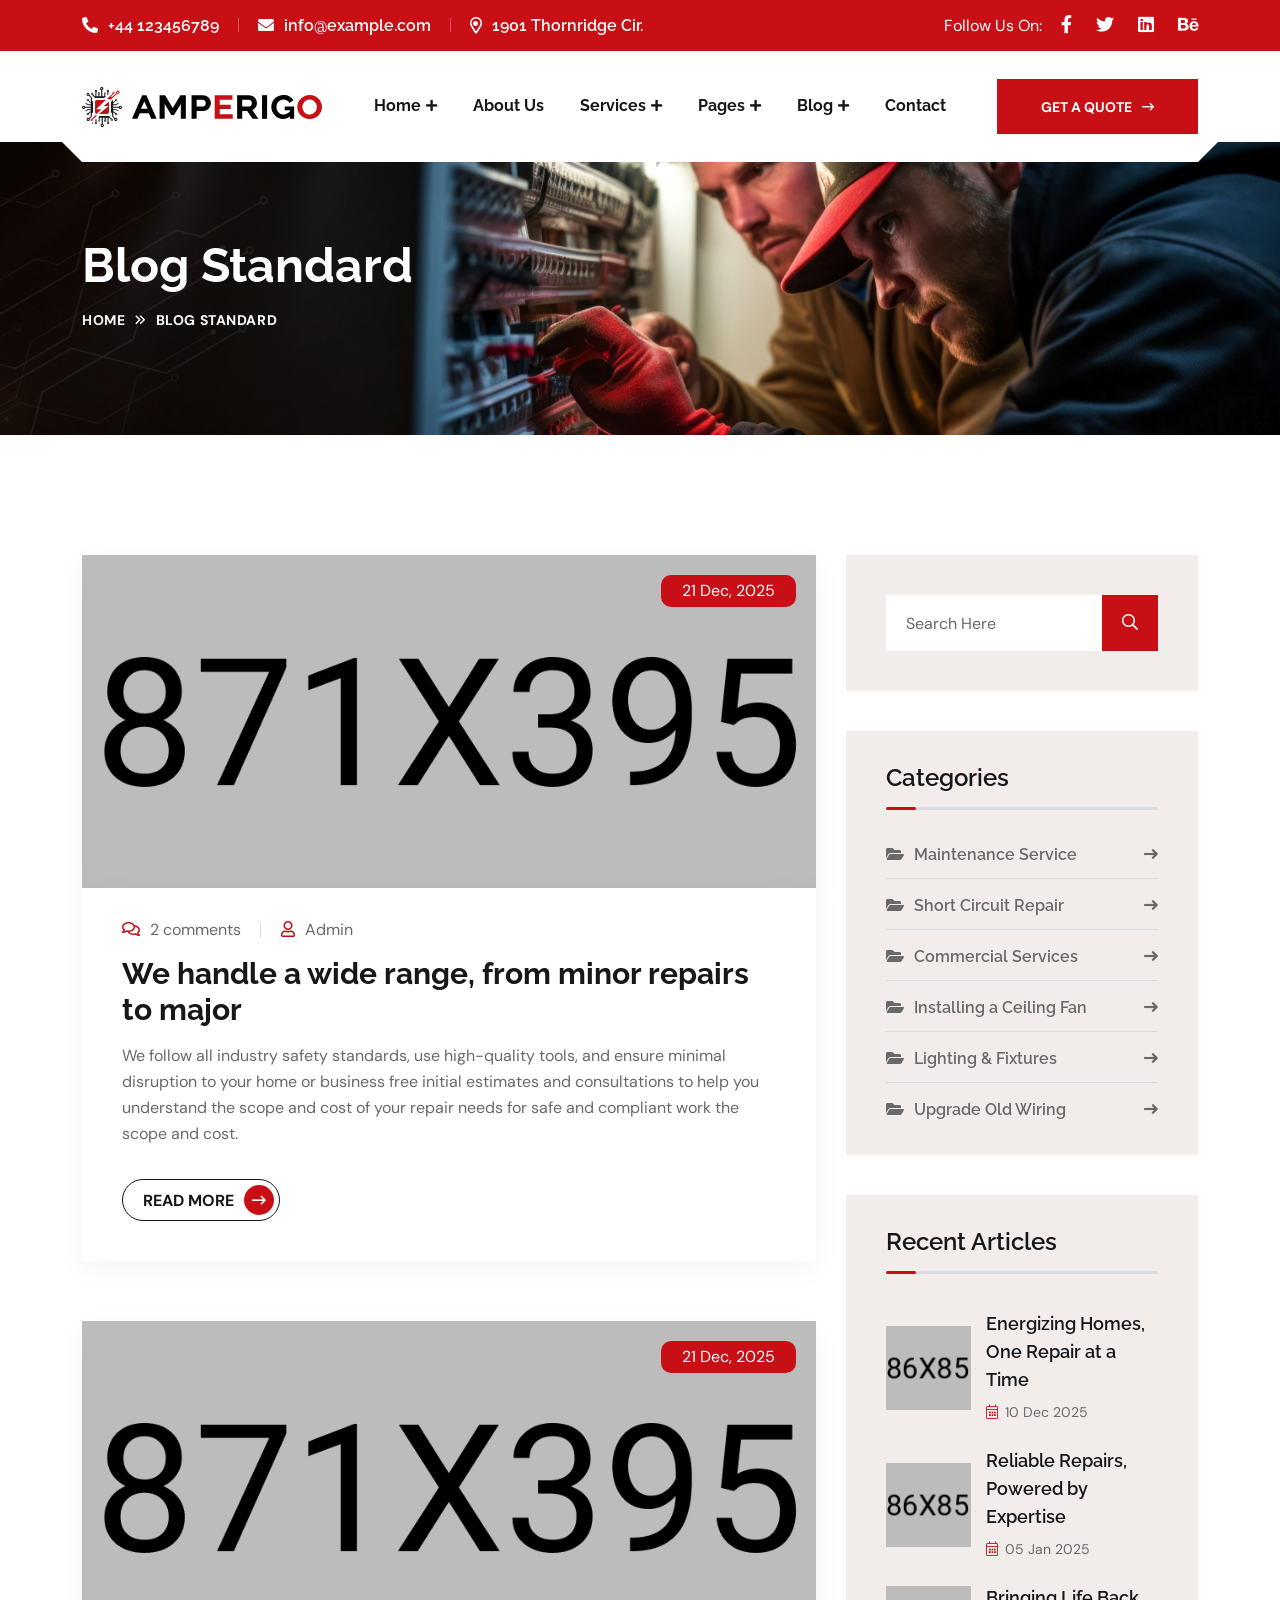
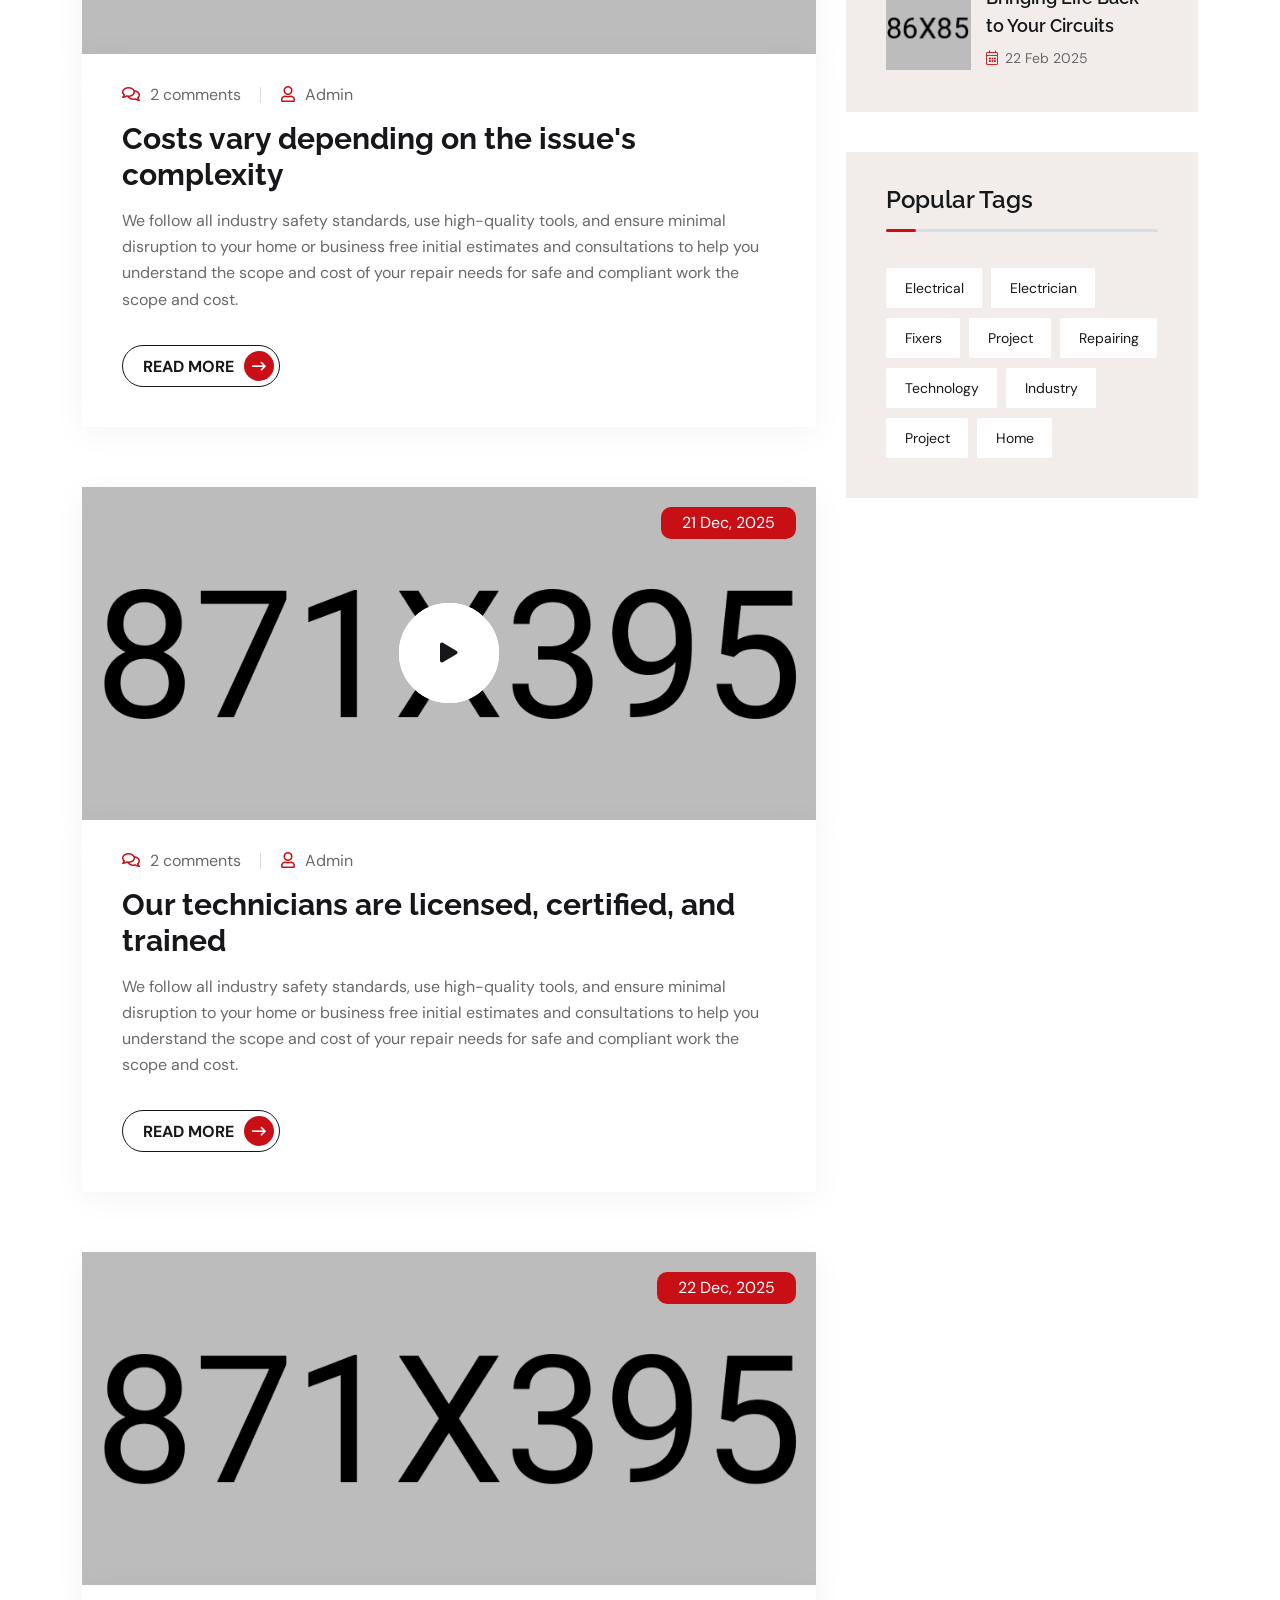
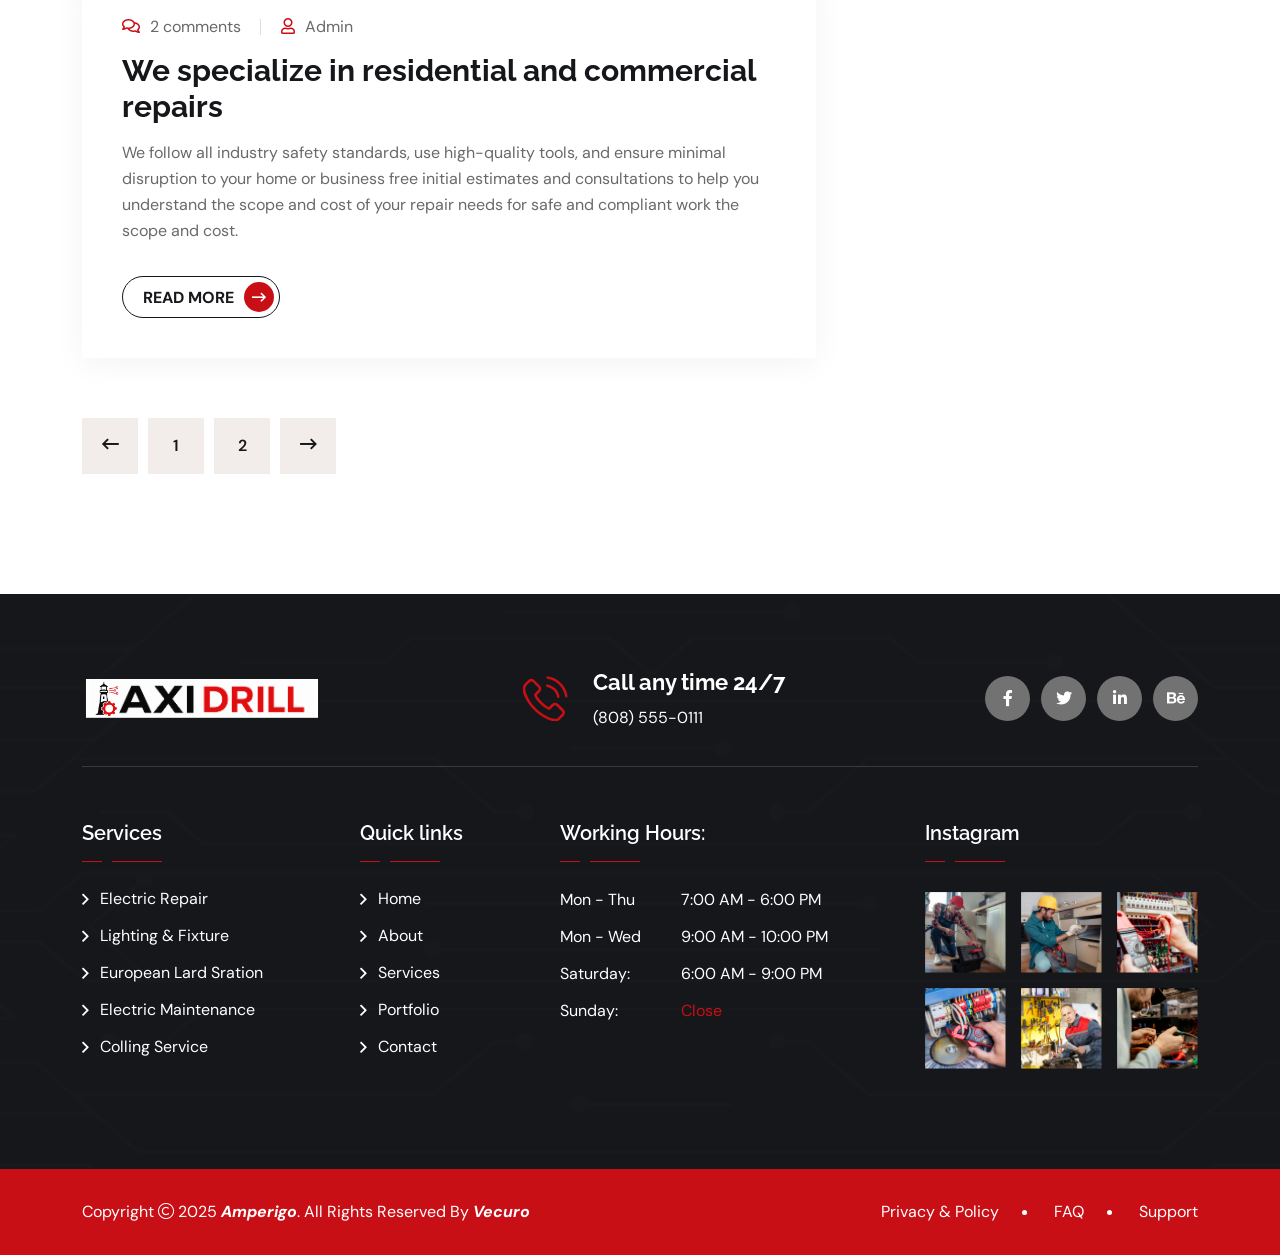
<file: blog.html>
<!doctype html>
<html class="no-js" lang="zxx">

<head>
    <meta charset="utf-8">
    <meta http-equiv="x-ua-compatible" content="ie=edge">
    <title>Amperigo - Electrician & Repairing HTML Template - Blog Standard</title>
    <meta name="author" content="Vecuro">
    <meta name="description" content="Amperigo - Electrician & Repairing HTML Template">
    <meta name="keywords" content="Amperigo - Electrician & Repairing HTML Template">
    <meta name="robots" content="INDEX,FOLLOW">

    <!-- Mobile Specific Metas -->
    <meta name="viewport" content="width=device-width, initial-scale=1, shrink-to-fit=no">

    <!-- Favicons - Place favicon.ico in the root directory -->
    <link rel="shortcut icon" href="assets/img/favicon.ico" type="image/x-icon">
    <link rel="icon" href="assets/img/favicon.ico" type="image/x-icon">

    <!--==============================
	  Google Fonts
	============================== -->
    <link rel="preconnect" href="https://fonts.googleapis.com">
    <link rel="preconnect" href="https://fonts.gstatic.com" crossorigin>
    <link href="https://fonts.googleapis.com/css2?family=DM+Sans:ital,opsz,wght@0,9..40,100..1000;1,9..40,100..1000&family=Raleway:wght@100..900&display=swap" rel="stylesheet">


    <!--==============================
	    All CSS File
	============================== -->
    <!-- Bootstrap -->
    <link rel="stylesheet" href="assets/css/bootstrap.min.css">
    <!-- <link rel="stylesheet" href="assets/css/app.min.css"> -->
    <!-- Fontawesome Icon -->
    <link rel="stylesheet" href="assets/css/fontawesome.min.css">
    <!-- Layerslider -->
    <link rel="stylesheet" href="assets/css/layerslider.min.css">
    <!-- Magnific Popup -->
    <link rel="stylesheet" href="assets/css/magnific-popup.min.css">
    <!-- Slick Slider -->
    <link rel="stylesheet" href="assets/css/slick.min.css">
    <!-- News Ticker -->
    <link rel="stylesheet" href="assets/css/eocjs-newsticker.css">
    <!-- Theme Custom CSS -->
    <link rel="stylesheet" href="assets/css/style.css">

</head>

<body>


    <!--[if lte IE 9]>
    	<p class="browserupgrade">You are using an <strong>outdated</strong> browser. Please <a href="https://browsehappy.com/">upgrade your browser</a> to improve your experience and security.</p>
  <![endif]-->



    <!--********************************
   		Code Start From Here 
	******************************** -->




    <!--========================
    Sticky Header
========================-->
    <div class="sticky-header-wrap sticky-wrap sticky-header">
        <div class="sticky-active">
            <div class="container position-relative">
                <div class="row align-items-center">
                    <div class="col-5 col-md-3">
                        <div class="logo">
                            <a href="index.html">
                                <img src="assets/img/logo.svg" alt="logo">
                            </a>
                        </div>
                    </div>
                    <div class="col-7 col-md-9 text-end position-static">
                        <nav class="main-menu menu-sticky1 d-none d-lg-block">
                            <ul>
                                <li class="menu-item-has-children">
                                    <a href="index.html">Home</a>
                                    <ul class="sub-menu">
                                        <li><a href="index.html">Home Style 1</a></li>
                                        <li><a href="index-2.html">Home Style 2</a></li>
                                        <li><a href="index-3.html">Home Style 3</a></li>
                                    </ul>
                                </li>
                                <li>
                                    <a href="about.html">About Us</a>
                                </li>
                                <li class="menu-item-has-children">
                                    <a href="service.html">Services</a>
                                    <ul class="sub-menu">
                                        <li><a href="service.html">Services</a></li>
                                        <li><a href="service-details.html">Service Details</a></li>
                                    </ul>
                                </li>
                                <li class="menu-item-has-children mega-menu-wrap">
                                    <a href="#">Pages</a>
                                    <ul class="mega-menu">
                                        <li><a href="shop.html">Pagelist 1</a>
                                            <ul>
                                                <li><a href="index.html">Home Style 1</a></li>
                                                <li><a href="index-2.html">Home Style 2</a></li>
                                                <li><a href="index-3.html">Home Style 3</a></li>
                                                <li><a href="about.html">About Us</a></li>
                                            </ul>
                                        </li>
                                        <li><a href="#">Pagelist 2</a>
                                            <ul>
                                                <li><a href="service.html">Services</a></li>
                                                <li><a href="service-details.html">Service Details</a></li>
                                                <li><a href="team.html">Team</a></li>
                                                <li><a href="team-details.html">Team Details</a></li>
                                            </ul>
                                        </li>
                                        <li><a href="#">Pagelist 3</a>
                                            <ul>
                                                <li><a href="price.html">Pricing Plans</a></li>
                                                <li><a href="blog-grid.html">Blog Grid</a></li>
                                                <li><a href="blog.html">Blog Standard</a></li>
                                                <li><a href="blog-details.html">Blog Details</a></li>
                                            </ul>
                                        </li>
                                        <li><a href="#">Pagelist 4</a>
                                            <ul>
                                                <li><a href="faq.html">FAQ Page</a></li>
                                                <li><a href="project.html">Project</a></li>
                                                <li><a href="project-details.html">Project Details</a></li>
                                                <li><a href="contact.html">Contact Us</a></li>
                                                <li><a href="error.html">Error Page</a></li>
                                            </ul>
                                        </li>
                                    </ul>
                                </li>
                                <li class="menu-item-has-children">
                                    <a href="blog.html">Blog</a>
                                    <ul class="sub-menu">
                                        <li><a href="blog-grid.html">Blog Grid</a></li>
                                        <li><a href="blog.html">Blog Standard</a></li>
                                        <li><a href="blog-details.html">Blog Details</a></li>
                                    </ul>
                                </li>
                                <li>
                                    <a href="contact.html">Contact</a>
                                </li>
                            </ul>
                        </nav>
                        <button class="vs-menu-toggle d-inline-block d-lg-none"><i class="far fa-bars"></i></button>
                    </div>
                </div>
            </div>
        </div>
    </div><!--==============================
     Preloader
  ==============================-->
    <div class="preloader  ">
        <button class="vs-btn preloaderCls">Cancel Preloader </button>
        <div class="preloader-inner">
            <div class="loader"></div>
        </div>
    </div><!--==============================
    Mobile Menu
  ============================== -->
    <div class="vs-menu-wrapper">
        <div class="vs-menu-area text-center">
            <button class="vs-menu-toggle"><i class="fal fa-times"></i></button>
            <div class="mobile-logo">
                <a href="index.html"><img src="assets/img/logo.svg" alt="Amperigo"></a>
            </div>
            <div class="vs-mobile-menu">
                <ul>
                    <li class="menu-item-has-children">
                        <a href="index.html">Home</a>
                        <ul class="sub-menu">
                            <li><a href="index.html">Home Style 1</a></li>
                            <li><a href="index-2.html">Home Style 2</a></li>
                            <li><a href="index-3.html">Home Style 3</a></li>
                        </ul>
                    </li>
                    <li>
                        <a href="about.html">About Us</a>
                    </li>
                    <li class="menu-item-has-children">
                        <a href="service.html">Services</a>
                        <ul class="sub-menu">
                            <li><a href="service.html">Services</a></li>
                            <li><a href="service-details.html">Service Details</a></li>
                        </ul>
                    </li>
                    <li class="menu-item-has-children">
                        <a href="team.html">Team</a>
                        <ul class="sub-menu">
                            <li><a href="team.html">Team</a></li>
                            <li><a href="team-details.html">Team Details</a></li>
                        </ul>
                    </li>
                    <li class="menu-item-has-children">
                        <a href="#">Pages</a>
                        <ul class="sub-menu">
                            <li><a href="price-plan.html">Pricing Plans</a></li>
                            <li><a href="blog-grid.html">Blog Grid</a></li>
                            <li><a href="blog.html">Blog Standard</a></li>
                            <li><a href="blog-details.html">Blog Details</a></li>
                            <li><a href="faq.html">FAQ Page</a></li>
                            <li><a href="project.html">Project</a></li>
                            <li><a href="project-details.html">Project Details</a></li>
                            <li><a href="error.html">Error Page</a></li>
                        </ul>
                    </li>
                    <li>
                        <a href="contact.html">Contact Us</a>
                    </li>
                </ul>
            </div>
        </div>
    </div><!--==============================
    Header Area
    ==============================-->
    <header class="vs-header header-layout2">
        <div class="header-top">
            <div class="container">
                <div class="row align-items-center justify-content-between">
                    <div class="col-md-auto text-center text-md-start">
                        <div class="header-links">
                            <ul>
                                <li><i class="fas fa-phone-alt"></i><a href="tel:+44123456789">+44 123456789</a></li>
                                <li><i class="fas fa-envelope"></i><a href="mailto:info@example.com">info@example.com</a></li>
                                <li class="d-none d-md-inline-block"><i class="far fa-map-marker-alt"></i>1901 Thornridge Cir.</li>
                            </ul>
                        </div>
                    </div>
                    <div class="col-auto d-none d-md-block">
                        <div class="social-style2">
                            <span class="social-title">Follow Us On:</span>
                            <a href="https://www.facebook.com/"><i class="fab fa-facebook-f"></i></a>
                            <a href="https://x.com/"><i class="fab fa-twitter"></i></a>
                            <a href="https://www.linkedin.com/"><i class="fab fa-linkedin"></i></a>
                            <a href="https://www.behance.net/"><i class="fab fa-behance"></i></a>
                        </div>
                    </div>
                </div>
            </div>
        </div>
        <div class="header-middle">
            <div class="container">
                <div class="menu-area">
                    <div class="row justify-content-between align-items-center">
                        <div class="col-auto">
                            <div class="header-logo">
                                <a href="index.html">
                                    <img src="assets/img/logo.svg" alt="logo">
                                </a>
                            </div>
                        </div>
                        <div class="col text-end text-xl-center">
                            <nav class="main-menu menu-style1 d-none d-lg-block">
                                <ul>
                                    <li class="menu-item-has-children">
                                        <a href="index.html">Home</a>
                                        <ul class="sub-menu">
                                            <li><a href="index.html">Home Style 1</a></li>
                                            <li><a href="index-2.html">Home Style 2</a></li>
                                            <li><a href="index-3.html">Home Style 3</a></li>
                                        </ul>
                                    </li>
                                    <li>
                                        <a href="about.html">About Us</a>
                                    </li>
                                    <li class="menu-item-has-children">
                                        <a href="service.html">Services</a>
                                        <ul class="sub-menu">
                                            <li><a href="service.html">Services</a></li>
                                            <li><a href="service-details.html">Service Details</a></li>
                                        </ul>
                                    </li>
                                    <li class="menu-item-has-children mega-menu-wrap">
                                        <a href="#">Pages</a>
                                        <ul class="mega-menu">
                                            <li><a href="shop.html">Pagelist 1</a>
                                                <ul>
                                                    <li><a href="index.html">Home Style 1</a></li>
                                                    <li><a href="index-2.html">Home Style 2</a></li>
                                                    <li><a href="index-3.html">Home Style 3</a></li>
                                                    <li><a href="about.html">About Us</a></li>
                                                </ul>
                                            </li>
                                            <li><a href="#">Pagelist 2</a>
                                                <ul>
                                                    <li><a href="service.html">Services</a></li>
                                                    <li><a href="service-details.html">Service Details</a></li>
                                                    <li><a href="team.html">Team</a></li>
                                                    <li><a href="team-details.html">Team Details</a></li>
                                                </ul>
                                            </li>
                                            <li><a href="#">Pagelist 3</a>
                                                <ul>
                                                    <li><a href="price.html">Pricing Plans</a></li>
                                                    <li><a href="blog-grid.html">Blog Grid</a></li>
                                                    <li><a href="blog.html">Blog Standard</a></li>
                                                    <li><a href="blog-details.html">Blog Details</a></li>
                                                </ul>
                                            </li>
                                            <li><a href="#">Pagelist 4</a>
                                                <ul>
                                                    <li><a href="faq.html">FAQ Page</a></li>
                                                    <li><a href="project.html">Project</a></li>
                                                    <li><a href="project-details.html">Project Details</a></li>
                                                    <li><a href="contact.html">Contact Us</a></li>
                                                    <li><a href="error.html">Error Page</a></li>
                                                </ul>
                                            </li>
                                        </ul>
                                    </li>
                                    <li class="menu-item-has-children">
                                        <a href="blog.html">Blog</a>
                                        <ul class="sub-menu">
                                            <li><a href="blog-grid.html">Blog Grid</a></li>
                                            <li><a href="blog.html">Blog Standard</a></li>
                                            <li><a href="blog-details.html">Blog Details</a></li>
                                        </ul>
                                    </li>
                                    <li>
                                        <a href="contact.html">Contact</a>
                                    </li>
                                </ul>
                            </nav>
                            <button class="vs-menu-toggle d-lg-none"><i class="fal fa-bars"></i></button>
                        </div>
                        <div class="col-auto d-none d-xl-block">
                            <div class="header-btn">
                                <a href="contact.html" class="vs-btn">get a quote<i class="far fa-long-arrow-right"></i></a>
                            </div>
                        </div>
                    </div>
                </div>
            </div>
        </div>
    </header><!--==============================
    Breadcumb
============================== -->
    <div class="breadcumb-wrapper " data-bg-src="assets/img/breadcumb/breadcumb-bg.jpg">
        <div class="container z-index-common">
            <div class="breadcumb-content">
                <h1 class="breadcumb-title">Blog Standard</h1>
            </div>
            <div class="breadcumb-menu-wrap">
                <ul class="breadcumb-menu">
                    <li><a href="index.html">Home</a></li>
                    <li>Blog Standard</li>
                </ul>
            </div>
        </div>
    </div><!--==============================
    Blog Area
    ==============================-->
    <section class="vs-blog-wrapper space-top space-extra-bottom">
        <div class="container">
            <div class="row">
                <div class="col-lg-8">

                    <div class="vs-blog blog-single">
                        <div class="blog-img">
                            <a href="blog-details.html"><img src="assets/img/blog/blog-s-1-1.png" alt="Blog Image"></a>
                            <a href="blog.html" class="blog-date">21 Dec, 2025</a>
                        </div>
                        <div class="blog-content">
                            <div class="blog-meta">
                                <a href="blog.html"><i class="far fa-comments"></i>2 comments</a>
                                <a href="blog.html"><i class="far fa-user"></i>Admin</a>
                            </div>
                            <h2 class="blog-title"><a href="blog-details.html">We handle a wide range, from minor repairs to major</a></h2>
                            <p class="blog-text">We follow all industry safety standards, use high-quality tools, and ensure minimal disruption to your home or business free initial estimates and consultations to help you understand the scope and cost of your repair needs for safe and compliant work the scope and cost.</p>
                            <a href="blog-details.html" class="blog-btn">Read More<i class="far fa-long-arrow-right"></i></a>
                        </div>
                    </div>

                    <div class="vs-blog blog-single">
                        <div class="blog-img">
                            <a href="blog-details.html"><img src="assets/img/blog/blog-s-1-2.png" alt="Blog Image"></a>
                            <a href="blog.html" class="blog-date">21 Dec, 2025</a>
                        </div>
                        <div class="blog-content">
                            <div class="blog-meta">
                                <a href="blog.html"><i class="far fa-comments"></i>2 comments</a>
                                <a href="blog.html"><i class="far fa-user"></i>Admin</a>
                            </div>
                            <h2 class="blog-title"><a href="blog-details.html">Costs vary depending on the issue's complexity</a></h2>
                            <p class="blog-text">We follow all industry safety standards, use high-quality tools, and ensure minimal disruption to your home or business free initial estimates and consultations to help you understand the scope and cost of your repair needs for safe and compliant work the scope and cost.</p>
                            <a href="blog-details.html" class="blog-btn">Read More<i class="far fa-long-arrow-right"></i></a>
                        </div>
                    </div>

                    <div class="vs-blog blog-single">
                        <div class="blog-img">
                            <a href="blog-details.html"><img src="assets/img/blog/blog-s-1-2.png" alt="Blog Image"></a>
                            <a href="blog.html" class="blog-date">21 Dec, 2025</a>
                            <a href="https://www.youtube-nocookie.com/embed/ckOWcNLkbZc?si=TnoL4Kr3InHnMwPu" class="play-btn popup-video"><i class="fas fa-play"></i></a>
                        </div>
                        <div class="blog-content">
                            <div class="blog-meta">
                                <a href="blog.html"><i class="far fa-comments"></i>2 comments</a>
                                <a href="blog.html"><i class="far fa-user"></i>Admin</a>
                            </div>
                            <h2 class="blog-title"><a href="blog-details.html">Our technicians are licensed, certified, and trained</a></h2>
                            <p class="blog-text">We follow all industry safety standards, use high-quality tools, and ensure minimal disruption to your home or business free initial estimates and consultations to help you understand the scope and cost of your repair needs for safe and compliant work the scope and cost.</p>
                            <a href="blog-details.html" class="blog-btn">Read More<i class="far fa-long-arrow-right"></i></a>
                        </div>
                    </div>

                    <div class="vs-blog blog-single">
                        <div class="blog-img">
                            <div class="vs-carousel" data-arrows="true" data-slide-show="1" data-fade="true">
                                <a href="blog-details.html"><img src="assets/img/blog/blog-s-1-1.png" alt="Blog Image"></a>
                                <a href="blog-details.html"><img src="assets/img/blog/blog-s-1-2.png" alt="Blog Image"></a>
                            </div>
                            <a href="blog.html" class="blog-date">22 Dec, 2025</a>
                        </div>
                        <div class="blog-content">
                            <div class="blog-meta">
                                <a href="blog.html"><i class="far fa-comments"></i>2 comments</a>
                                <a href="blog.html"><i class="far fa-user"></i>Admin</a>
                            </div>
                            <h2 class="blog-title"><a href="blog-details.html">We specialize in residential and commercial repairs</a></h2>
                            <p class="blog-text">We follow all industry safety standards, use high-quality tools, and ensure minimal disruption to your home or business free initial estimates and consultations to help you understand the scope and cost of your repair needs for safe and compliant work the scope and cost.</p>
                            <a href="blog-details.html" class="blog-btn">Read More<i class="far fa-long-arrow-right"></i></a>
                        </div>
                    </div>


                    <div class="vs-pagination  ">
                        <ul>
                            <li><a href="blog.html"><i class="far fa-long-arrow-left"></i></a></li>
                            <li><a href="blog.html">1</a></li>
                            <li><a href="blog.html">2</a></li>
                            <li><a href="blog.html"><i class="far fa-long-arrow-right"></i></a></li>
                        </ul>
                    </div>
                </div>
                <div class="col-lg-4">
                    <aside class="sidebar-area">
                        <div class="widget widget_search   ">
                            <form class="search-form">
                                <input type="text" placeholder="Search Here">
                                <button type="submit"><i class="far fa-search"></i></button>
                            </form>
                        </div>
                        <div class="widget widget_categories   ">
                            <h3 class="widget_title">Categories</h3>
                            <ul>
                                <li>
                                    <a href="blog.html">Maintenance Service</a>
                                </li>
                                <li>
                                    <a href="blog.html">Short Circuit Repair </a>
                                </li>
                                <li>
                                    <a href="blog.html">Commercial Services</a>
                                </li>
                                <li>
                                    <a href="blog.html">Installing a Ceiling Fan</a>
                                </li>
                                <li>
                                    <a href="blog.html">Lighting & Fixtures</a>
                                </li>
                                <li>
                                    <a href="blog.html">Upgrade Old Wiring</a>
                                </li>
                            </ul>
                        </div>
                        <div class="widget  ">
                            <h3 class="widget_title">Recent Articles</h3>
                            <div class="recent-post-wrap">
                                <div class="recent-post">
                                    <div class="media-img">
                                        <a href="blog-details.html"><img src="assets/img/blog/recent-post-1-1.png" alt="Blog Image"></a>
                                    </div>
                                    <div class="media-body">
                                        <h4 class="post-title"><a class="text-inherit" href="blog-details.html">Energizing Homes, One Repair at a Time</a></h4>
                                        <div class="recent-post-meta">
                                            <a href="blog.html"><i class="fal fa-calendar-alt"></i>10 Dec 2025</a>
                                        </div>
                                    </div>
                                </div>
                                <div class="recent-post">
                                    <div class="media-img">
                                        <a href="blog-details.html"><img src="assets/img/blog/recent-post-1-2.png" alt="Blog Image"></a>
                                    </div>
                                    <div class="media-body">
                                        <h4 class="post-title"><a class="text-inherit" href="blog-details.html">Reliable Repairs, Powered by Expertise</a></h4>
                                        <div class="recent-post-meta">
                                            <a href="blog.html"><i class="fal fa-calendar-alt"></i>05 Jan 2025</a>
                                        </div>
                                    </div>
                                </div>
                                <div class="recent-post">
                                    <div class="media-img">
                                        <a href="blog-details.html"><img src="assets/img/blog/recent-post-1-3.png" alt="Blog Image"></a>
                                    </div>
                                    <div class="media-body">
                                        <h4 class="post-title"><a class="text-inherit" href="blog-details.html">Bringing Life Back to Your Circuits</a></h4>
                                        <div class="recent-post-meta">
                                            <a href="blog.html"><i class="fal fa-calendar-alt"></i>22 Feb 2025</a>
                                        </div>
                                    </div>
                                </div>
                            </div>
                        </div>
                        <div class="widget widget_tag_cloud   ">
                            <h3 class="widget_title">Popular Tags</h3>
                            <div class="tagcloud">
                                <a href="blog.html">Electrical</a>
                                <a href="blog.html">Electrician</a>
                                <a href="blog.html">Fixers</a>
                                <a href="blog.html">Project</a>
                                <a href="blog.html">Repairing</a>
                                <a href="blog.html">Technology</a>
                                <a href="blog.html">Industry</a>
                                <a href="blog.html">Project</a>
                                <a href="blog.html">Home</a>
                            </div>
                        </div>
                    </aside>
                </div>
            </div>
        </div>
    </section><!--==============================
			Footer Area
	==============================-->
    <footer class="footer-wrapper footer-layout1 bg-title" data-bg-src="assets/img/bg/footer-bg-1-1.png">
        <div class="container">
            <div class="footer-top">
                <div class="row align-items-center justify-content-center justify-content-md-between text-center text-md-start gy-4">
                    <div class="col-md-4 col-lg-auto">
                        <a href="index.html"><img src="assets/img/logo-red-white.svg" alt="logo"></a>
                    </div>
                    <div class="col-auto">
                        <div class="media-style2">
                            <div class="media-icon"><img src="assets/img/call-i.svg" alt="call icon"></div>
                            <div class="media-body">
                                <p class="media-title">Call any time 24/7</p>
                                <p class="media-text"><a href="tel:8085550111" class="text-reset">(808) 555-0111</a></p>
                            </div>
                        </div>
                    </div>
                    <div class="col-md-auto">
                        <div class="social-style1">
                            <a href="https://www.facebook.com/"><i class="fab fa-facebook-f"></i></a>
                            <a href="https://x.com/"><i class="fab fa-twitter"></i></a>
                            <a href="https://www.linkedin.com/"><i class="fab fa-linkedin-in"></i></a>
                            <a href="https://www.behance.net/"><i class="fab fa-behance"></i></a>
                        </div>
                    </div>
                </div>
            </div>
        </div>
        <div class="widget-area">
            <div class="container">
                <div class="row justify-content-xl-between">

                    <div class="col-md-6 col-xl-auto">
                        <div class="widget widget_nav_menu  footer-widget">
                            <h3 class="widget_title">Services</h3>
                            <div class="menu-all-pages-container footer-menu">
                                <ul class="menu">
                                    <li><a href="service-details.html">Electric Repair</a></li>
                                    <li><a href="service-details.html">Lighting & Fixture</a></li>
                                    <li><a href="service-details.html">European Lard Sration</a></li>
                                    <li><a href="service-details.html">Electric Maintenance</a></li>
                                    <li><a href="service-details.html">Colling Service</a></li>
                                </ul>
                            </div>
                        </div>
                    </div>

                    <div class="col-md-6 col-xl-auto">
                        <div class="widget widget_pages  footer-widget">
                            <h3 class="widget_title">Quick links</h3>
                            <ul>
                                <li><a href="index.html">Home</a></li>
                                <li><a href="about.html">About</a></li>
                                <li><a href="services.html">Services</a></li>
                                <li><a href="gallery.html">Portfolio</a></li>
                                <li><a href="contact.html">Contact</a></li>
                            </ul>
                        </div>
                    </div>

                    <div class="col-md-6 col-xl-auto">
                        <div class="widget  footer-widget">
                            <h3 class="widget_title">Working Hours:</h3>
                            <div class="footer-table">
                                <table>
                                    <tr>
                                        <td>Mon - Thu</td>
                                        <td>7:00 AM - 6:00 PM</td>
                                    </tr>
                                    <tr>
                                        <td>Mon - Wed</td>
                                        <td>9:00 AM - 10:00 PM</td>
                                    </tr>
                                    <tr>
                                        <td>Saturday:</td>
                                        <td>6:00 AM - 9:00 PM</td>
                                    </tr>
                                    <tr>
                                        <td>Sunday:</td>
                                        <td><span class="text-theme">Close</span></td>
                                    </tr>
                                </table>
                            </div>
                        </div>
                    </div>

                    <div class="col-md-6 col-lg-4 col-xl-auto">
                        <div class="widget footer-widget">
                            <h4 class="widget_title">Instagram</h4>
                            <div class="sidebar-gallery">
                                <div class="gallery-thumb">
                                    <a href="project-details.html"><img src="assets/img/gallery/gal-1-1.png" alt="Gallery Image" class="w-100"></a>
                                </div>
                                <div class="gallery-thumb">
                                    <a href="project-details.html"><img src="assets/img/gallery/gal-1-2.png" alt="Gallery Image" class="w-100"></a>
                                </div>
                                <div class="gallery-thumb">
                                    <a href="project-details.html"><img src="assets/img/gallery/gal-1-3.png" alt="Gallery Image" class="w-100"></a>
                                </div>
                                <div class="gallery-thumb">
                                    <a href="project-details.html"><img src="assets/img/gallery/gal-1-4.png" alt="Gallery Image" class="w-100"></a>
                                </div>
                                <div class="gallery-thumb">
                                    <a href="project-details.html"><img src="assets/img/gallery/gal-1-5.png" alt="Gallery Image" class="w-100"></a>
                                </div>
                                <div class="gallery-thumb">
                                    <a href="project-details.html"><img src="assets/img/gallery/gal-1-6.png" alt="Gallery Image" class="w-100"></a>
                                </div>
                            </div>
                        </div>
                    </div>
                </div>
            </div>
        </div>
        <div class="copyright-wrap">
            <div class="container">
                <div class="row align-items-center justify-content-between text-center text-md-start gy-2 flex-row-reverse">
                    <div class="col-md-auto">
                        <div class="copyright-menu">
                            <ul>
                                <li><a href="error.html">Privacy & Policy</a></li>
                                <li><a href="faq.html">FAQ</a></li>
                                <li><a href="contact.html">Support</a></li>
                            </ul>
                        </div>
                    </div>
                    <div class="col-md-auto">
                        <p class="copyright-text">Copyright <i class="fal fa-copyright"></i> 2025 <a href="index.html">Amperigo</a>. All Rights Reserved By <a href="https://themeforest.net/user/vecuro_themes">Vecuro</a></p>
                    </div>
                </div>
            </div>
        </div>
    </footer> <!-- Scroll To Top -->
    <a href="#" class="scrollToTop scroll-btn"><i class="far fa-arrow-up"></i></a>

    <!--********************************
			Code End  Here 
	******************************** -->

    <!--==============================
        All Js File
    ============================== -->
    <!-- Jquery -->
    <script src="assets/js/vendor/jquery-3.6.0.min.js"></script>
    <!-- Slick Slider -->
    <script src="assets/js/slick.min.js"></script>
    <!-- <script src="assets/js/app.min.js"></script> -->
    <!-- Layerslider -->
    <script src="assets/js/layerslider.utils.js"></script>
    <script src="assets/js/layerslider.transitions.js"></script>
    <script src="assets/js/layerslider.kreaturamedia.jquery.js"></script>
    <!-- Bootstrap -->
    <script src="assets/js/bootstrap.min.js"></script>
    <!-- Magnific Popup -->
    <script src="assets/js/jquery.magnific-popup.min.js"></script>
    <!-- News Ticker -->
    <script src="assets/js/eocjs-newsticker.js"></script>
    <!-- Isotope Filter -->
    <script src="assets/js/imagesloaded.pkgd.min.js"></script>
    <script src="assets/js/isotope.pkgd.min.js"></script>
    <!-- Main Js File -->
    <script src="assets/js/main.js"></script>


</body>

</html>
</file>
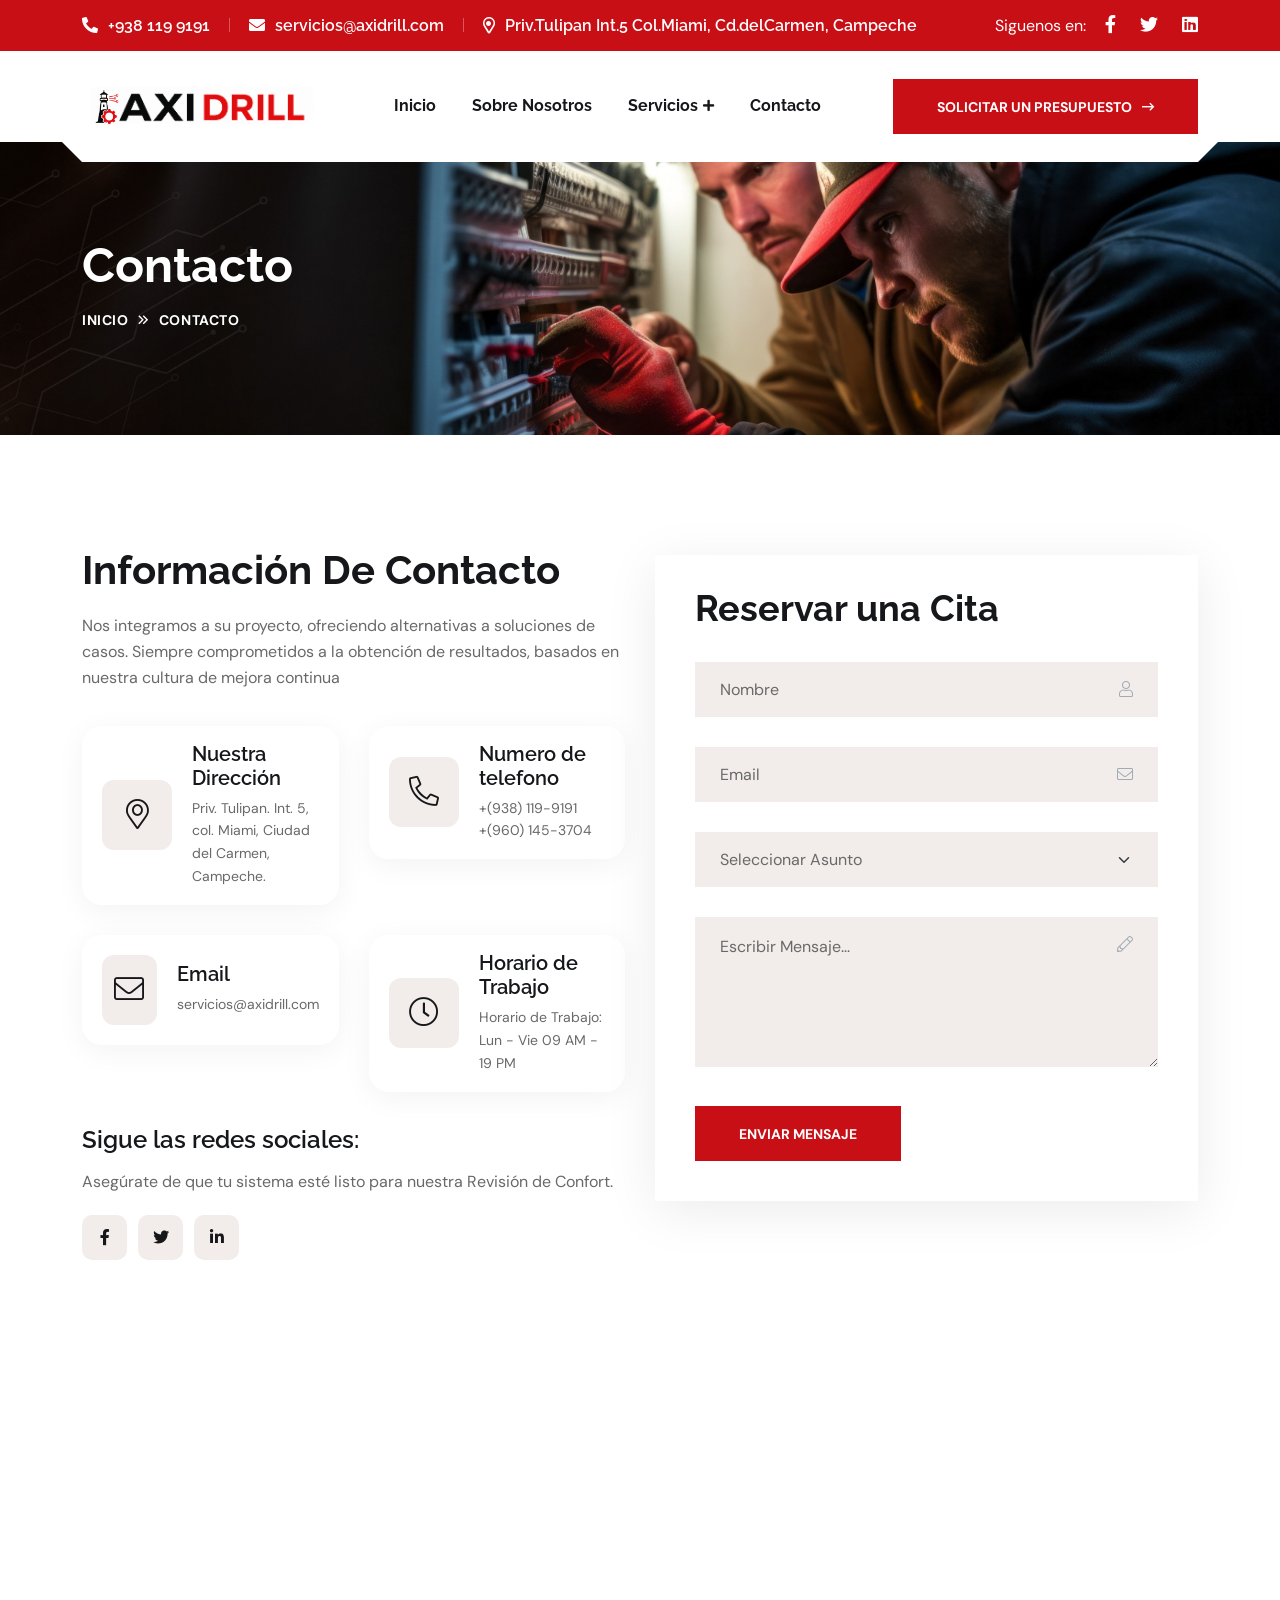
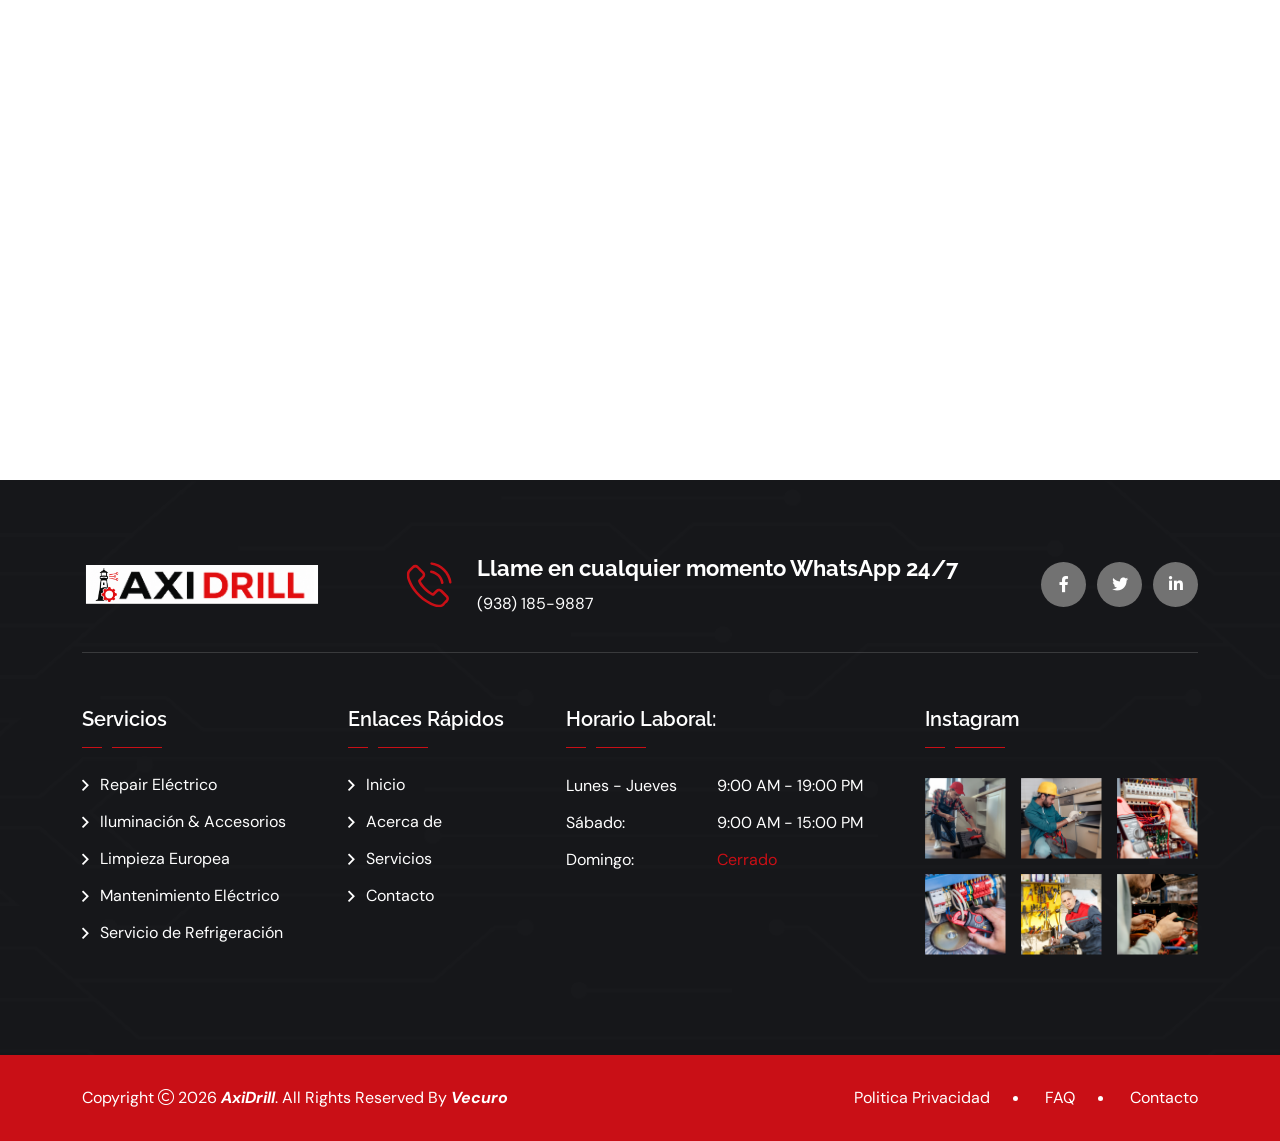
<file: contact.html>
<!doctype html>
<html class="no-js" lang="zxx">

<head>
    <meta charset="utf-8">
    <meta http-equiv="x-ua-compatible" content="ie=edge">
    <title>AX I DRILL AND SERVICES DE MEXICO, S.A. DE C.V.</title>
    <meta name="author" content="Vecuro">
    <meta name="description" content="AX I DRILL AND SERVICES DE MEXICO, S.A. DE C.V.">
    <meta name="keywords" content="AX I DRILL AND SERVICES DE MEXICO, S.A. DE C.V.">
    <meta name="robots" content="INDEX,FOLLOW">

    <!-- Mobile Specific Metas -->
    <meta name="viewport" content="width=device-width, initial-scale=1, shrink-to-fit=no">

    <!-- Favicons - Place favicon.ico in the root directory -->
    <link rel="shortcut icon" href="assets/img/favicon.ico" type="image/x-icon">
    <link rel="icon" href="assets/img/favicon.ico" type="image/x-icon">

    <!--==============================
	  Google Fonts
	============================== -->
    <link rel="preconnect" href="https://fonts.googleapis.com">
    <link rel="preconnect" href="https://fonts.gstatic.com" crossorigin>
    <link href="https://fonts.googleapis.com/css2?family=DM+Sans:ital,opsz,wght@0,9..40,100..1000;1,9..40,100..1000&family=Raleway:wght@100..900&display=swap" rel="stylesheet">


    <!--==============================
	    All CSS File
	============================== -->
    <!-- Bootstrap -->
    <link rel="stylesheet" href="assets/css/bootstrap.min.css">
    <!-- <link rel="stylesheet" href="assets/css/app.min.css"> -->
    <!-- Fontawesome Icon -->
    <link rel="stylesheet" href="assets/css/fontawesome.min.css">
    <!-- Layerslider -->
    <link rel="stylesheet" href="assets/css/layerslider.min.css">
    <!-- Magnific Popup -->
    <link rel="stylesheet" href="assets/css/magnific-popup.min.css">
    <!-- Slick Slider -->
    <link rel="stylesheet" href="assets/css/slick.min.css">
    <!-- News Ticker -->
    <link rel="stylesheet" href="assets/css/eocjs-newsticker.css">
    <!-- Theme Custom CSS -->
    <link rel="stylesheet" href="assets/css/style.css">

</head>

<body>


    <!--[if lte IE 9]>
    	<p class="browserupgrade">You are using an <strong>outdated</strong> browser. Please <a href="https://browsehappy.com/">upgrade your browser</a> to improve your experience and security.</p>
  <![endif]-->



    <!--********************************
   		Code Start From Here 
	******************************** -->




    <!--========================
    Sticky Header
========================-->
    <div class="sticky-header-wrap sticky-wrap sticky-header">
        <div class="sticky-active">
            <div class="container position-relative">
                <div class="row align-items-center">
                    <div class="col-5 col-md-3">
                        <div class="logo">
                            <a href="index.html">
                                <img src="assets/img/logo-red-white.svg" alt="logo">
                            </a>
                        </div>
                    </div>
                    <div class="col-7 col-md-9 text-end position-static">
                        <nav class="main-menu menu-sticky1 d-none d-lg-block">
                            <ul>
                                <li>
                                    <a href="index.html">Inicio</a>                                    
                                </li>
                                <li>
                                    <a href="about.html">Sobre Nosotros</a>
                                </li>
                                <li class="menu-item-has-children">
                                    <a href="service.html">Servicios</a>
                                    <ul class="sub-menu">
                                        <li><a href="service.html">Services</a></li>
                                        <li><a href="service-details.html">Service Details</a></li>
                                    </ul>
                                </li>
                                <li>
                                    <a href="contact.html">Contacto</a>
                                </li>
                            </ul>
                        </nav>
                        <button class="vs-menu-toggle d-inline-block d-lg-none"><i class="far fa-bars"></i></button>
                    </div>
                </div>
            </div>
        </div>
    </div><!--==============================
     Preloader
  ==============================-->
    <div class="preloader  ">
        <button class="vs-btn preloaderCls">Cancel Preloader </button>
        <div class="preloader-inner">
            <div class="loader"></div>
        </div>
    </div><!--==============================
    Mobile Menu
  ============================== -->
    <div class="vs-menu-wrapper">
        <div class="vs-menu-area text-center">
            <button class="vs-menu-toggle"><i class="fal fa-times"></i></button>
            <div class="mobile-logo">
                <a href="index.html"><img src="assets/img/logo-red-white.svg" alt="Amperigo"></a>
            </div>
            <div class="vs-mobile-menu">
                <ul>
                    <li>
                        <a href="index.html">Inicio</a>
                    </li>
                    <li>
                        <a href="about.html">Sobre Nosotros</a>
                    </li>
                    <li class="menu-item-has-children">
                        <a href="service.html">Servicios</a>
                        <ul class="sub-menu">
                            <li><a href="service.html">Services</a></li>
                            <li><a href="service-details.html">Service Details</a></li>
                        </ul>
                    </li>
                    <li>
                        <a href="contact.html">Contacto</a>
                    </li>
                </ul>
            </div>
        </div>
    </div><!--==============================
    Header Area
    ==============================-->
    <header class="vs-header header-layout2">
        <div class="header-top">
            <div class="container">
                <div class="row align-items-center justify-content-between">
                    <div class="col-md-auto text-center text-md-start">
                        <div class="header-links">
                            <ul>
                                <li><i class="fas fa-phone-alt"></i><a href="tel:+9381199191">+938 119 9191</a></li>
                                <li><i class="fas fa-envelope"></i><a href="mailto:info@example.com">servicios@axidrill.com</a></li>
                                <li class="d-none d-md-inline-block"><i class="far fa-map-marker-alt"></i>Priv.Tulipan Int.5 Col.Miami, Cd.delCarmen, Campeche</li>
                            </ul>
                        </div>
                    </div>
                    <div class="col-auto d-none d-md-block">
                        <div class="social-style2">
                            <span class="social-title">Siguenos en:</span>
                            <a href="https://www.facebook.com/"><i class="fab fa-facebook-f"></i></a>
                            <a href="https://x.com/"><i class="fab fa-twitter"></i></a>
                            <a href="https://www.linkedin.com/"><i class="fab fa-linkedin"></i></a>                            
                        </div>
                    </div>
                </div>
            </div>
        </div>
        <div class="header-middle">
            <div class="container">
                <div class="menu-area">
                    <div class="row justify-content-between align-items-center">
                        <div class="col-auto">
                            <div class="header-logo">
                                <a href="index.html">
                                    <img src="assets/img/logo-red-white.svg" alt="logo">
                                </a>
                            </div>
                        </div>
                        <div class="col text-end text-xl-center">
                            <nav class="main-menu menu-style1 d-none d-lg-block">
                                <ul>
                                    <li>
                                        <a href="index.html">Inicio</a>
                                    </li>
                                    <li>
                                        <a href="about.html">Sobre Nosotros</a>
                                    </li>
                                    <li class="menu-item-has-children">
                                        <a href="service.html">Servicios</a>
                                        <ul class="sub-menu">
                                            <li><a href="service.html">Servicios</a></li>
                                            <li><a href="service-details.html">Service Details</a></li>
                                        </ul>
                                    </li>
                                    <li>
                                        <a href="contact.html">Contacto</a>
                                    </li>
                                </ul>
                            </nav>
                            <button class="vs-menu-toggle d-lg-none"><i class="fal fa-bars"></i></button>
                        </div>
                        <div class="col-auto d-none d-xl-block">
                            <div class="header-btn">
                                <a href="contact.html" class="vs-btn">Solicitar un presupuesto<i class="far fa-long-arrow-right"></i></a>
                            </div>
                        </div>
                    </div>
                </div>
            </div>
        </div>
    </header><!--==============================
    Breadcumb
============================== -->
    <div class="breadcumb-wrapper " data-bg-src="assets/img/breadcumb/breadcumb-bg.jpg">
        <div class="container z-index-common">
            <div class="breadcumb-content">
                <h1 class="breadcumb-title">Contacto</h1>
            </div>
            <div class="breadcumb-menu-wrap">
                <ul class="breadcumb-menu">
                    <li><a href="index.html">Inicio</a></li>
                    <li>Contacto</li>
                </ul>
            </div>
        </div>
    </div><!--==============================
    Contact Area
    ==============================-->
    <section class=" space-top space-extra-bottom">
        <div class="container">
            <div class="row">
                <div class="col-xl-6">
                    <div class="title-area mb-xl-2 pb-xl-2">
                        <h2 class="sec-title">Información de Contacto</h2>
                        <p class="pe-xxl-4">Nos integramos a su proyecto, ofreciendo alternativas a soluciones de casos.  Siempre comprometidos a la obtención de resultados, basados en nuestra cultura de mejora continua</p>
                    </div>
                    <div class="row pe-xxl-5 mb-xl-1">
                        <div class="col-xl-6">
                            <div class="media-style5">
                                <div class="media-icon"><i class="fal fa-map-marker-alt"></i></div>
                                <div class="media-body">
                                    <h3 class="media-title">Nuestra Dirección</h3>
                                    <p class="media-info">Priv. Tulipan. Int. 5, col. Miami, Ciudad del Carmen, Campeche.</p>
                                </div>
                            </div>
                        </div>
                        <div class="col-xl-6">
                            <div class="media-style5">
                                <div class="media-icon"><i class="fal fa-phone-alt"></i></div>
                                <div class="media-body">
                                    <h3 class="media-title">Numero de telefono</h3>
                                    <p class="media-info">
                                        <a href="tel:+2085820811">+(938) 119-9191</a>
                                        <a href="tel:+204888025">+(960) 145-3704</a>
                                    </p>
                                </div>
                            </div>
                        </div>
                        <div class="col-xl-6">
                            <div class="media-style5">
                                <div class="media-icon"><i class="fal fa-envelope"></i></div>
                                <div class="media-body">
                                    <h3 class="media-title">Email</h3>
                                    <p class="media-info">servicios@axidrill.com</p>
                                </div>
                            </div>
                        </div>
                        <div class="col-xl-6">
                            <div class="media-style5">
                                <div class="media-icon"><i class="fal fa-clock"></i></div>
                                <div class="media-body">
                                    <h3 class="media-title">Horario de Trabajo</h3>
                                    <p class="media-info">Horario de Trabajo: Lun - Vie 09 AM - 19 PM</p>
                                </div>
                            </div>
                        </div>

                    </div>
                    <h4 class="fw-semibold h5">Sigue las redes sociales:</h4>
                    <p class="mb-3 pb-1">Asegúrate de que tu sistema esté listo para nuestra Revisión de Confort.</p>
                    <div class="social-style3">
                        <a href="https://www.facebook.com/"><i class="fab fa-facebook-f"></i></a>
                        <a href="https://x.com/"><i class="fab fa-twitter"></i></a>
                        <a href="https://www.linkedin.com/"><i class="fab fa-linkedin-in"></i></a>
                    </div>
                </div>
                <div class="col-xl-6">
                    <form action="https://formsubmit.co/servicios@axidrill.com" method="post" class="form-style4 ajax-contact">
                        <h2 class="form-title h3 mb-4 pb-2 mt-n2">Reservar una Cita</h2>
                        <div class="form-group">
                            <i class="fal fa-user"></i>
                            <label for="name" class="sr-only">Nombre</label>
                            <input type="text" id="name" name="name" required class="form-control" placeholder="Nombre">
                        </div>
                        <div class="form-group">
                            <i class="fal fa-envelope"></i>
                            <label for="email" class="sr-only">Email</label>
                            <input type="email" id="email" name="email" required class="form-control" placeholder="Email">
                        </div>
                        <div class="form-group">
                            <label for="subject" class="sr-only">Asunto</label>
                            <select name="subject" id="subject">
                                <option value="" selected disabled>Seleccionar Asunto</option>
                                <option value="Line Checking">Line Checking</option>
                                <option value="New Wire">New Wire</option>
                                <option value="Fault Find">Fault Find</option>
                                <option value="Others">Otros</option>
                            </select>
                        </div>
                        <div class="form-group">
                            <i class="fal fa-pencil"></i>
                            <label for="comments" class="sr-only">Mensaje</label>
                            <textarea name="comments" id="comments" placeholder="Escribir Mensaje..."></textarea>
                        </div>
                        <div class="form-btn">
                            <button class="vs-btn" type="submit">Enviar Mensaje</button>
                        </div>
                    </form>
                </div>
            </div>
        </div>
    </section>

    <!-- Contact Map -->
    <div class="contact-map">
        <iframe src="https://www.google.com/maps/embed?pb=!1m18!1m12!1m3!1d3780.1833828989975!2d-91.835354!3d18.6557651!2m3!1f0!2f0!3f0!3m2!1i1024!2i768!4f13.1!3m3!1m2!1s0x85f1a96f1971a0bf%3A0x8fa72fa964882658!2sprivada%20tulipan!5e0!3m2!1ses!2smx!4v1790811924978!5m2!1ses!2smx" width="600" height="700" style="border:0;" allowfullscreen="" loading="lazy" referrerpolicy="no-referrer-when-downgrade"></iframe>
    </div>
    <!--==============================
			Footer Area
	==============================-->
    <footer class="footer-wrapper footer-layout1 bg-title" data-bg-src="assets/img/bg/footer-bg-1-1.png">
        <div class="container">
            <div class="footer-top">
                <div class="row align-items-center justify-content-center justify-content-md-between text-center text-md-start gy-4">
                    <div class="col-md-4 col-lg-auto">
                        <a href="index.html"><img src="assets/img/logo-red-white.svg" alt="logo"></a>
                    </div>
                    <div class="col-auto">
                        <div class="media-style2">
                            <div class="media-icon"><img src="assets/img/call-i.svg" alt="call icon"></div>
                            <div class="media-body">
                                <p class="media-title">Llame en cualquier momento WhatsApp 24/7</p>
                                <p class="media-text"><a href="tel:938" class="text-reset">(938) 185-9887</a></p>
                            </div>
                        </div>
                    </div>
                    <div class="col-md-auto">
                        <div class="social-style1">
                            <a href="https://www.facebook.com/"><i class="fab fa-facebook-f"></i></a>
                            <a href="https://x.com/"><i class="fab fa-twitter"></i></a>
                            <a href="https://www.linkedin.com/"><i class="fab fa-linkedin-in"></i></a>                            
                        </div>
                    </div>
                </div>
            </div>
        </div>
        <div class="widget-area">
            <div class="container">
                <div class="row justify-content-xl-between">

                    <div class="col-md-6 col-xl-auto">
                        <div class="widget widget_nav_menu  footer-widget">
                            <h3 class="widget_title">Servicios</h3>
                            <div class="menu-all-pages-container footer-menu">
                                <ul class="menu">
                                    <li><a href="service-details.html">Repair Eléctrico</a></li>
                                    <li><a href="service-details.html">Iluminación & Accesorios</a></li>
                                    <li><a href="service-details.html">Limpieza Europea</a></li>
                                    <li><a href="service-details.html">Mantenimiento Eléctrico</a></li>
                                    <li><a href="service-details.html">Servicio de Refrigeración</a></li>
                                </ul>
                            </div>
                        </div>
                    </div>

                    <div class="col-md-6 col-xl-auto">
                        <div class="widget widget_pages  footer-widget">
                            <h3 class="widget_title">Enlaces Rápidos</h3>
                            <ul>
                                <li><a href="index.html">Inicio</a></li>
                                <li><a href="about.html">Acerca de</a></li>
                                <li><a href="services.html">Servicios</a></li>                                
                                <li><a href="contact.html">Contacto</a></li>
                            </ul>
                        </div>
                    </div>

                    <div class="col-md-6 col-xl-auto">
                        <div class="widget  footer-widget">
                            <h3 class="widget_title">Horario Laboral:</h3>
                            <div class="footer-table">
                                <table>
                                    <tr>
                                        <td>Lunes - Jueves</td>
                                        <td>9:00 AM - 19:00 PM</td>
                                    </tr>
                                    <tr>
                                        <td>Sábado:</td>
                                        <td>9:00 AM - 15:00 PM</td>
                                    </tr>
                                    <tr>
                                        <td>Domingo:</td>
                                        <td><span class="text-theme">Cerrado</span></td>
                                    </tr>
                                </table>
                            </div>
                        </div>
                    </div>

                    <div class="col-md-6 col-lg-4 col-xl-auto">
                        <div class="widget footer-widget">
                            <h4 class="widget_title">Instagram</h4>
                            <div class="sidebar-gallery">
                                <div class="gallery-thumb">
                                    <a href="project-details.html"><img src="assets/img/gallery/gal-1-1.png" alt="Gallery Image" class="w-100"></a>
                                </div>
                                <div class="gallery-thumb">
                                    <a href="project-details.html"><img src="assets/img/gallery/gal-1-2.png" alt="Gallery Image" class="w-100"></a>
                                </div>
                                <div class="gallery-thumb">
                                    <a href="project-details.html"><img src="assets/img/gallery/gal-1-3.png" alt="Gallery Image" class="w-100"></a>
                                </div>
                                <div class="gallery-thumb">
                                    <a href="project-details.html"><img src="assets/img/gallery/gal-1-4.png" alt="Gallery Image" class="w-100"></a>
                                </div>
                                <div class="gallery-thumb">
                                    <a href="project-details.html"><img src="assets/img/gallery/gal-1-5.png" alt="Gallery Image" class="w-100"></a>
                                </div>
                                <div class="gallery-thumb">
                                    <a href="project-details.html"><img src="assets/img/gallery/gal-1-6.png" alt="Gallery Image" class="w-100"></a>
                                </div>
                            </div>
                        </div>
                    </div>
                </div>
            </div>
        </div>
        <div class="copyright-wrap">
            <div class="container">
                <div class="row align-items-center justify-content-between text-center text-md-start gy-2 flex-row-reverse">
                    <div class="col-md-auto">
                        <div class="copyright-menu">
                            <ul>
                                <li><a href="error.html">Politica Privacidad</a></li>
                                <li><a href="faq.html">FAQ</a></li>
                                <li><a href="contact.html">Contacto</a></li>
                            </ul>
                        </div>
                    </div>
                    <div class="col-md-auto">
                        <p class="copyright-text">Copyright <i class="fal fa-copyright"></i> 2026 <a href="index.html">AxiDrill</a>. All Rights Reserved By <a href="https://themeforest.net/user/vecuro_themes">Vecuro</a></p>                    
                    </div>
                </div>
            </div>
        </div>
    </footer> <!-- Scroll To Top -->
    <a href="#" class="scrollToTop scroll-btn"><i class="far fa-arrow-up"></i></a>

    <!--********************************
			Code End  Here 
	******************************** -->

    <!--==============================
        All Js File
    ============================== -->
    <!-- Jquery -->
    <script src="assets/js/vendor/jquery-3.6.0.min.js"></script>
    <!-- Slick Slider -->
    <script src="assets/js/slick.min.js"></script>
    <!-- <script src="assets/js/app.min.js"></script> -->
    <!-- Layerslider -->
    <script src="assets/js/layerslider.utils.js"></script>
    <script src="assets/js/layerslider.transitions.js"></script>
    <script src="assets/js/layerslider.kreaturamedia.jquery.js"></script>
    <!-- Bootstrap -->
    <script src="assets/js/bootstrap.min.js"></script>
    <!-- Magnific Popup -->
    <script src="assets/js/jquery.magnific-popup.min.js"></script>
    <!-- News Ticker -->
    <script src="assets/js/eocjs-newsticker.js"></script>
    <!-- Isotope Filter -->
    <script src="assets/js/imagesloaded.pkgd.min.js"></script>
    <script src="assets/js/isotope.pkgd.min.js"></script>
    <!-- Main Js File -->
    <script src="assets/js/main.js"></script>


</body>

</html>
</file>
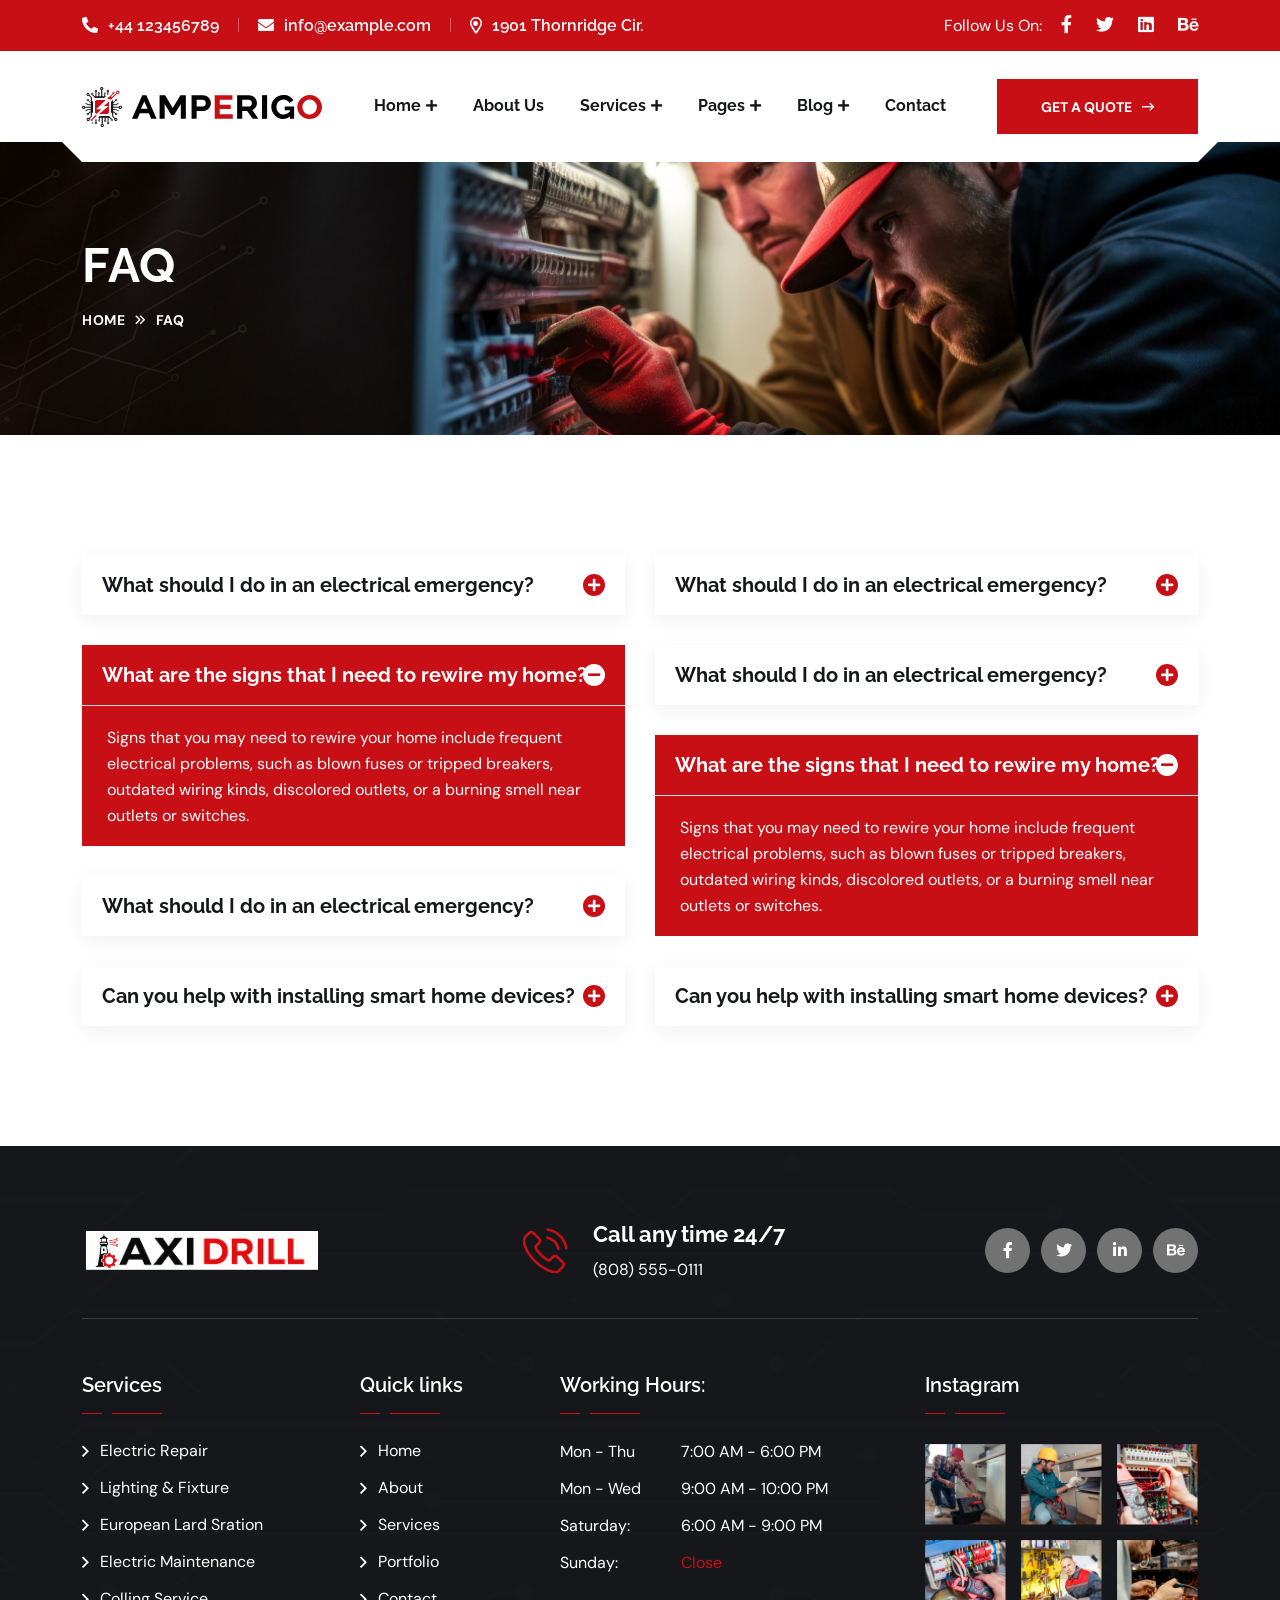
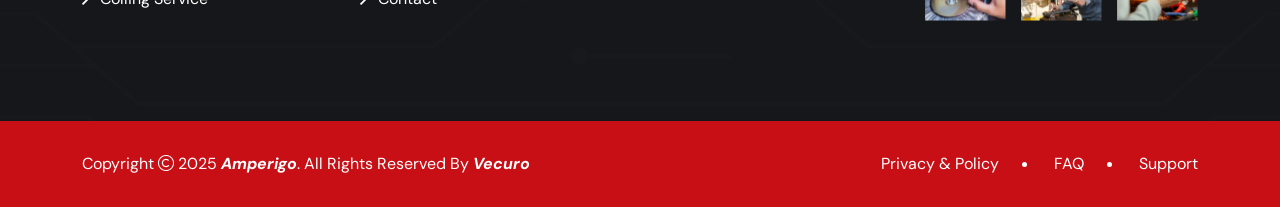
<file: faq.html>
<!doctype html>
<html class="no-js" lang="zxx">

<head>
    <meta charset="utf-8">
    <meta http-equiv="x-ua-compatible" content="ie=edge">
    <title>Amperigo - Electrician & Repairing HTML Template - FAQ</title>
    <meta name="author" content="Vecuro">
    <meta name="description" content="Amperigo - Electrician & Repairing HTML Template">
    <meta name="keywords" content="Amperigo - Electrician & Repairing HTML Template">
    <meta name="robots" content="INDEX,FOLLOW">

    <!-- Mobile Specific Metas -->
    <meta name="viewport" content="width=device-width, initial-scale=1, shrink-to-fit=no">

    <!-- Favicons - Place favicon.ico in the root directory -->
    <link rel="shortcut icon" href="assets/img/favicon.ico" type="image/x-icon">
    <link rel="icon" href="assets/img/favicon.ico" type="image/x-icon">

    <!--==============================
	  Google Fonts
	============================== -->
    <link rel="preconnect" href="https://fonts.googleapis.com">
    <link rel="preconnect" href="https://fonts.gstatic.com" crossorigin>
    <link href="https://fonts.googleapis.com/css2?family=DM+Sans:ital,opsz,wght@0,9..40,100..1000;1,9..40,100..1000&family=Raleway:wght@100..900&display=swap" rel="stylesheet">


    <!--==============================
	    All CSS File
	============================== -->
    <!-- Bootstrap -->
    <link rel="stylesheet" href="assets/css/bootstrap.min.css">
    <!-- <link rel="stylesheet" href="assets/css/app.min.css"> -->
    <!-- Fontawesome Icon -->
    <link rel="stylesheet" href="assets/css/fontawesome.min.css">
    <!-- Layerslider -->
    <link rel="stylesheet" href="assets/css/layerslider.min.css">
    <!-- Magnific Popup -->
    <link rel="stylesheet" href="assets/css/magnific-popup.min.css">
    <!-- Slick Slider -->
    <link rel="stylesheet" href="assets/css/slick.min.css">
    <!-- News Ticker -->
    <link rel="stylesheet" href="assets/css/eocjs-newsticker.css">
    <!-- Theme Custom CSS -->
    <link rel="stylesheet" href="assets/css/style.css">

</head>

<body>


    <!--[if lte IE 9]>
    	<p class="browserupgrade">You are using an <strong>outdated</strong> browser. Please <a href="https://browsehappy.com/">upgrade your browser</a> to improve your experience and security.</p>
  <![endif]-->



    <!--********************************
   		Code Start From Here 
	******************************** -->




    <!--========================
    Sticky Header
========================-->
    <div class="sticky-header-wrap sticky-wrap sticky-header">
        <div class="sticky-active">
            <div class="container position-relative">
                <div class="row align-items-center">
                    <div class="col-5 col-md-3">
                        <div class="logo">
                            <a href="index.html">
                                <img src="assets/img/logo.svg" alt="logo">
                            </a>
                        </div>
                    </div>
                    <div class="col-7 col-md-9 text-end position-static">
                        <nav class="main-menu menu-sticky1 d-none d-lg-block">
                            <ul>
                                <li class="menu-item-has-children">
                                    <a href="index.html">Home</a>
                                    <ul class="sub-menu">
                                        <li><a href="index.html">Home Style 1</a></li>
                                        <li><a href="index-2.html">Home Style 2</a></li>
                                        <li><a href="index-3.html">Home Style 3</a></li>
                                    </ul>
                                </li>
                                <li>
                                    <a href="about.html">About Us</a>
                                </li>
                                <li class="menu-item-has-children">
                                    <a href="service.html">Services</a>
                                    <ul class="sub-menu">
                                        <li><a href="service.html">Services</a></li>
                                        <li><a href="service-details.html">Service Details</a></li>
                                    </ul>
                                </li>
                                <li class="menu-item-has-children mega-menu-wrap">
                                    <a href="#">Pages</a>
                                    <ul class="mega-menu">
                                        <li><a href="shop.html">Pagelist 1</a>
                                            <ul>
                                                <li><a href="index.html">Home Style 1</a></li>
                                                <li><a href="index-2.html">Home Style 2</a></li>
                                                <li><a href="index-3.html">Home Style 3</a></li>
                                                <li><a href="about.html">About Us</a></li>
                                            </ul>
                                        </li>
                                        <li><a href="#">Pagelist 2</a>
                                            <ul>
                                                <li><a href="service.html">Services</a></li>
                                                <li><a href="service-details.html">Service Details</a></li>
                                                <li><a href="team.html">Team</a></li>
                                                <li><a href="team-details.html">Team Details</a></li>
                                            </ul>
                                        </li>
                                        <li><a href="#">Pagelist 3</a>
                                            <ul>
                                                <li><a href="price.html">Pricing Plans</a></li>
                                                <li><a href="blog-grid.html">Blog Grid</a></li>
                                                <li><a href="blog.html">Blog Standard</a></li>
                                                <li><a href="blog-details.html">Blog Details</a></li>
                                            </ul>
                                        </li>
                                        <li><a href="#">Pagelist 4</a>
                                            <ul>
                                                <li><a href="faq.html">FAQ Page</a></li>
                                                <li><a href="project.html">Project</a></li>
                                                <li><a href="project-details.html">Project Details</a></li>
                                                <li><a href="contact.html">Contact Us</a></li>
                                                <li><a href="error.html">Error Page</a></li>
                                            </ul>
                                        </li>
                                    </ul>
                                </li>
                                <li class="menu-item-has-children">
                                    <a href="blog.html">Blog</a>
                                    <ul class="sub-menu">
                                        <li><a href="blog-grid.html">Blog Grid</a></li>
                                        <li><a href="blog.html">Blog Standard</a></li>
                                        <li><a href="blog-details.html">Blog Details</a></li>
                                    </ul>
                                </li>
                                <li>
                                    <a href="contact.html">Contact</a>
                                </li>
                            </ul>
                        </nav>
                        <button class="vs-menu-toggle d-inline-block d-lg-none"><i class="far fa-bars"></i></button>
                    </div>
                </div>
            </div>
        </div>
    </div><!--==============================
     Preloader
  ==============================-->
    <div class="preloader  ">
        <button class="vs-btn preloaderCls">Cancel Preloader </button>
        <div class="preloader-inner">
            <div class="loader"></div>
        </div>
    </div><!--==============================
    Mobile Menu
  ============================== -->
    <div class="vs-menu-wrapper">
        <div class="vs-menu-area text-center">
            <button class="vs-menu-toggle"><i class="fal fa-times"></i></button>
            <div class="mobile-logo">
                <a href="index.html"><img src="assets/img/logo.svg" alt="Amperigo"></a>
            </div>
            <div class="vs-mobile-menu">
                <ul>
                    <li class="menu-item-has-children">
                        <a href="index.html">Home</a>
                        <ul class="sub-menu">
                            <li><a href="index.html">Home Style 1</a></li>
                            <li><a href="index-2.html">Home Style 2</a></li>
                            <li><a href="index-3.html">Home Style 3</a></li>
                        </ul>
                    </li>
                    <li>
                        <a href="about.html">About Us</a>
                    </li>
                    <li class="menu-item-has-children">
                        <a href="service.html">Services</a>
                        <ul class="sub-menu">
                            <li><a href="service.html">Services</a></li>
                            <li><a href="service-details.html">Service Details</a></li>
                        </ul>
                    </li>
                    <li class="menu-item-has-children">
                        <a href="team.html">Team</a>
                        <ul class="sub-menu">
                            <li><a href="team.html">Team</a></li>
                            <li><a href="team-details.html">Team Details</a></li>
                        </ul>
                    </li>
                    <li class="menu-item-has-children">
                        <a href="#">Pages</a>
                        <ul class="sub-menu">
                            <li><a href="price-plan.html">Pricing Plans</a></li>
                            <li><a href="blog-grid.html">Blog Grid</a></li>
                            <li><a href="blog.html">Blog Standard</a></li>
                            <li><a href="blog-details.html">Blog Details</a></li>
                            <li><a href="faq.html">FAQ Page</a></li>
                            <li><a href="project.html">Project</a></li>
                            <li><a href="project-details.html">Project Details</a></li>
                            <li><a href="error.html">Error Page</a></li>
                        </ul>
                    </li>
                    <li>
                        <a href="contact.html">Contact Us</a>
                    </li>
                </ul>
            </div>
        </div>
    </div><!--==============================
    Header Area
    ==============================-->
    <header class="vs-header header-layout2">
        <div class="header-top">
            <div class="container">
                <div class="row align-items-center justify-content-between">
                    <div class="col-md-auto text-center text-md-start">
                        <div class="header-links">
                            <ul>
                                <li><i class="fas fa-phone-alt"></i><a href="tel:+44123456789">+44 123456789</a></li>
                                <li><i class="fas fa-envelope"></i><a href="mailto:info@example.com">info@example.com</a></li>
                                <li class="d-none d-md-inline-block"><i class="far fa-map-marker-alt"></i>1901 Thornridge Cir.</li>
                            </ul>
                        </div>
                    </div>
                    <div class="col-auto d-none d-md-block">
                        <div class="social-style2">
                            <span class="social-title">Follow Us On:</span>
                            <a href="https://www.facebook.com/"><i class="fab fa-facebook-f"></i></a>
                            <a href="https://x.com/"><i class="fab fa-twitter"></i></a>
                            <a href="https://www.linkedin.com/"><i class="fab fa-linkedin"></i></a>
                            <a href="https://www.behance.net/"><i class="fab fa-behance"></i></a>
                        </div>
                    </div>
                </div>
            </div>
        </div>
        <div class="header-middle">
            <div class="container">
                <div class="menu-area">
                    <div class="row justify-content-between align-items-center">
                        <div class="col-auto">
                            <div class="header-logo">
                                <a href="index.html">
                                    <img src="assets/img/logo.svg" alt="logo">
                                </a>
                            </div>
                        </div>
                        <div class="col text-end text-xl-center">
                            <nav class="main-menu menu-style1 d-none d-lg-block">
                                <ul>
                                    <li class="menu-item-has-children">
                                        <a href="index.html">Home</a>
                                        <ul class="sub-menu">
                                            <li><a href="index.html">Home Style 1</a></li>
                                            <li><a href="index-2.html">Home Style 2</a></li>
                                            <li><a href="index-3.html">Home Style 3</a></li>
                                        </ul>
                                    </li>
                                    <li>
                                        <a href="about.html">About Us</a>
                                    </li>
                                    <li class="menu-item-has-children">
                                        <a href="service.html">Services</a>
                                        <ul class="sub-menu">
                                            <li><a href="service.html">Services</a></li>
                                            <li><a href="service-details.html">Service Details</a></li>
                                        </ul>
                                    </li>
                                    <li class="menu-item-has-children mega-menu-wrap">
                                        <a href="#">Pages</a>
                                        <ul class="mega-menu">
                                            <li><a href="shop.html">Pagelist 1</a>
                                                <ul>
                                                    <li><a href="index.html">Home Style 1</a></li>
                                                    <li><a href="index-2.html">Home Style 2</a></li>
                                                    <li><a href="index-3.html">Home Style 3</a></li>
                                                    <li><a href="about.html">About Us</a></li>
                                                </ul>
                                            </li>
                                            <li><a href="#">Pagelist 2</a>
                                                <ul>
                                                    <li><a href="service.html">Services</a></li>
                                                    <li><a href="service-details.html">Service Details</a></li>
                                                    <li><a href="team.html">Team</a></li>
                                                    <li><a href="team-details.html">Team Details</a></li>
                                                </ul>
                                            </li>
                                            <li><a href="#">Pagelist 3</a>
                                                <ul>
                                                    <li><a href="price.html">Pricing Plans</a></li>
                                                    <li><a href="blog-grid.html">Blog Grid</a></li>
                                                    <li><a href="blog.html">Blog Standard</a></li>
                                                    <li><a href="blog-details.html">Blog Details</a></li>
                                                </ul>
                                            </li>
                                            <li><a href="#">Pagelist 4</a>
                                                <ul>
                                                    <li><a href="faq.html">FAQ Page</a></li>
                                                    <li><a href="project.html">Project</a></li>
                                                    <li><a href="project-details.html">Project Details</a></li>
                                                    <li><a href="contact.html">Contact Us</a></li>
                                                    <li><a href="error.html">Error Page</a></li>
                                                </ul>
                                            </li>
                                        </ul>
                                    </li>
                                    <li class="menu-item-has-children">
                                        <a href="blog.html">Blog</a>
                                        <ul class="sub-menu">
                                            <li><a href="blog-grid.html">Blog Grid</a></li>
                                            <li><a href="blog.html">Blog Standard</a></li>
                                            <li><a href="blog-details.html">Blog Details</a></li>
                                        </ul>
                                    </li>
                                    <li>
                                        <a href="contact.html">Contact</a>
                                    </li>
                                </ul>
                            </nav>
                            <button class="vs-menu-toggle d-lg-none"><i class="fal fa-bars"></i></button>
                        </div>
                        <div class="col-auto d-none d-xl-block">
                            <div class="header-btn">
                                <a href="contact.html" class="vs-btn">get a quote<i class="far fa-long-arrow-right"></i></a>
                            </div>
                        </div>
                    </div>
                </div>
            </div>
        </div>
    </header><!--==============================
    Breadcumb
============================== -->
    <div class="breadcumb-wrapper " data-bg-src="assets/img/breadcumb/breadcumb-bg.jpg">
        <div class="container z-index-common">
            <div class="breadcumb-content">
                <h1 class="breadcumb-title">FAQ</h1>
            </div>
            <div class="breadcumb-menu-wrap">
                <ul class="breadcumb-menu">
                    <li><a href="index.html">Home</a></li>
                    <li>FAQ</li>
                </ul>
            </div>
        </div>
    </div><!--==============================
    Accordion Area
    ==============================-->
    <section class="space">
        <div class="container">
            <div class="row gy-4">
                <div class="col-xl-6">
                    <div class="accordion accordion-style1 layout2" id="faqVersion1">
                        <div class="accordion-item">
                            <div class="accordion-header" id="headingOne1">
                                <button class="accordion-button collapsed" type="button" data-bs-toggle="collapse" data-bs-target="#collapseOne1" aria-expanded="false" aria-controls="collapseOne1">
                                    What should I do in an electrical emergency?
                                </button>
                            </div>
                            <div id="collapseOne1" class="accordion-collapse collapse" aria-labelledby="headingOne1" data-bs-parent="#faqVersion1">
                                <div class="accordion-body">
                                    <p>Signs that you may need to rewire your home include frequent electrical problems,
                                        such as blown fuses or tripped breakers, outdated wiring kinds, discolored outlets,
                                        or a burning smell near outlets or switches.</p>
                                </div>
                            </div>
                        </div>
                        <div class="accordion-item active">
                            <div class="accordion-header" id="headingTwo1">
                                <button class="accordion-button" type="button" data-bs-toggle="collapse" data-bs-target="#collapseTwo1" aria-expanded="true" aria-controls="collapseTwo1">
                                    What are the signs that I need to rewire my home?
                                </button>
                            </div>
                            <div id="collapseTwo1" class="accordion-collapse collapse show" aria-labelledby="headingTwo1" data-bs-parent="#faqVersion1">
                                <div class="accordion-body">
                                    <p>Signs that you may need to rewire your home include frequent electrical problems,
                                        such as blown fuses or tripped breakers, outdated wiring kinds, discolored outlets,
                                        or a burning smell near outlets or switches.</p>
                                </div>
                            </div>
                        </div>
                        <div class="accordion-item">
                            <div class="accordion-header" id="headingThree1">
                                <button class="accordion-button collapsed" type="button" data-bs-toggle="collapse" data-bs-target="#collapseThree1" aria-expanded="false" aria-controls="collapseThree1">
                                    What should I do in an electrical emergency?
                                </button>
                            </div>
                            <div id="collapseThree1" class="accordion-collapse collapse" aria-labelledby="headingThree1" data-bs-parent="#faqVersion1">
                                <div class="accordion-body">
                                    <p>Signs that you may need to rewire your home include frequent electrical problems,
                                        such as blown fuses or tripped breakers, outdated wiring kinds, discolored outlets,
                                        or a burning smell near outlets or switches.</p>
                                </div>
                            </div>
                        </div>
                        <div class="accordion-item">
                            <div class="accordion-header" id="headingFour1">
                                <button class="accordion-button collapsed" type="button" data-bs-toggle="collapse" data-bs-target="#collapseFour1" aria-expanded="false" aria-controls="collapseFour1">
                                    Can you help with installing smart home devices?
                                </button>
                            </div>
                            <div id="collapseFour1" class="accordion-collapse collapse" aria-labelledby="headingFour1" data-bs-parent="#faqVersion1">
                                <div class="accordion-body">
                                    <p>Signs that you may need to rewire your home include frequent electrical problems,
                                        such as blown fuses or tripped breakers, outdated wiring kinds, discolored outlets,
                                        or a burning smell near outlets or switches.</p>
                                </div>
                            </div>
                        </div>
                    </div>
                </div>
                <div class="col-xl-6">
                    <div class="accordion accordion-style1 layout2" id="faqVersion2">
                        <div class="accordion-item">
                            <div class="accordion-header" id="headingOne2">
                                <button class="accordion-button collapsed" type="button" data-bs-toggle="collapse" data-bs-target="#collapseOne2" aria-expanded="false" aria-controls="collapseOne2">
                                    What should I do in an electrical emergency?
                                </button>
                            </div>
                            <div id="collapseOne2" class="accordion-collapse collapse" aria-labelledby="headingOne2" data-bs-parent="#faqVersion2">
                                <div class="accordion-body">
                                    <p>Signs that you may need to rewire your home include frequent electrical problems,
                                        such as blown fuses or tripped breakers, outdated wiring kinds, discolored outlets,
                                        or a burning smell near outlets or switches.</p>
                                </div>
                            </div>
                        </div>
                        <div class="accordion-item">
                            <div class="accordion-header" id="headingThree2">
                                <button class="accordion-button collapsed" type="button" data-bs-toggle="collapse" data-bs-target="#collapseThree2" aria-expanded="false" aria-controls="collapseThree2">
                                    What should I do in an electrical emergency?
                                </button>
                            </div>
                            <div id="collapseThree2" class="accordion-collapse collapse" aria-labelledby="headingThree2" data-bs-parent="#faqVersion2">
                                <div class="accordion-body">
                                    <p>Signs that you may need to rewire your home include frequent electrical problems,
                                        such as blown fuses or tripped breakers, outdated wiring kinds, discolored outlets,
                                        or a burning smell near outlets or switches.</p>
                                </div>
                            </div>
                        </div>
                        <div class="accordion-item active">
                            <div class="accordion-header" id="headingTwo2">
                                <button class="accordion-button" type="button" data-bs-toggle="collapse" data-bs-target="#collapseTwo2" aria-expanded="true" aria-controls="collapseTwo2">
                                    What are the signs that I need to rewire my home?
                                </button>
                            </div>
                            <div id="collapseTwo2" class="accordion-collapse collapse show" aria-labelledby="headingTwo2" data-bs-parent="#faqVersion2">
                                <div class="accordion-body">
                                    <p>Signs that you may need to rewire your home include frequent electrical problems,
                                        such as blown fuses or tripped breakers, outdated wiring kinds, discolored outlets,
                                        or a burning smell near outlets or switches.</p>
                                </div>
                            </div>
                        </div>
                        <div class="accordion-item">
                            <div class="accordion-header" id="headingFour2">
                                <button class="accordion-button collapsed" type="button" data-bs-toggle="collapse" data-bs-target="#collapseFour2" aria-expanded="false" aria-controls="collapseFour2">
                                    Can you help with installing smart home devices?
                                </button>
                            </div>
                            <div id="collapseFour2" class="accordion-collapse collapse" aria-labelledby="headingFour2" data-bs-parent="#faqVersion2">
                                <div class="accordion-body">
                                    <p>Signs that you may need to rewire your home include frequent electrical problems,
                                        such as blown fuses or tripped breakers, outdated wiring kinds, discolored outlets,
                                        or a burning smell near outlets or switches.</p>
                                </div>
                            </div>
                        </div>
                    </div>
                </div>
            </div>
        </div>
    </section>
    <!--==============================
			Footer Area
	==============================-->
    <footer class="footer-wrapper footer-layout1 bg-title" data-bg-src="assets/img/bg/footer-bg-1-1.png">
        <div class="container">
            <div class="footer-top">
                <div class="row align-items-center justify-content-center justify-content-md-between text-center text-md-start gy-4">
                    <div class="col-md-4 col-lg-auto">
                        <a href="index.html"><img src="assets/img/logo-red-white.svg" alt="logo"></a>
                    </div>
                    <div class="col-auto">
                        <div class="media-style2">
                            <div class="media-icon"><img src="assets/img/call-i.svg" alt="call icon"></div>
                            <div class="media-body">
                                <p class="media-title">Call any time 24/7</p>
                                <p class="media-text"><a href="tel:8085550111" class="text-reset">(808) 555-0111</a></p>
                            </div>
                        </div>
                    </div>
                    <div class="col-md-auto">
                        <div class="social-style1">
                            <a href="https://www.facebook.com/"><i class="fab fa-facebook-f"></i></a>
                            <a href="https://x.com/"><i class="fab fa-twitter"></i></a>
                            <a href="https://www.linkedin.com/"><i class="fab fa-linkedin-in"></i></a>
                            <a href="https://www.behance.net/"><i class="fab fa-behance"></i></a>
                        </div>
                    </div>
                </div>
            </div>
        </div>
        <div class="widget-area">
            <div class="container">
                <div class="row justify-content-xl-between">

                    <div class="col-md-6 col-xl-auto">
                        <div class="widget widget_nav_menu  footer-widget">
                            <h3 class="widget_title">Services</h3>
                            <div class="menu-all-pages-container footer-menu">
                                <ul class="menu">
                                    <li><a href="service-details.html">Electric Repair</a></li>
                                    <li><a href="service-details.html">Lighting & Fixture</a></li>
                                    <li><a href="service-details.html">European Lard Sration</a></li>
                                    <li><a href="service-details.html">Electric Maintenance</a></li>
                                    <li><a href="service-details.html">Colling Service</a></li>
                                </ul>
                            </div>
                        </div>
                    </div>

                    <div class="col-md-6 col-xl-auto">
                        <div class="widget widget_pages  footer-widget">
                            <h3 class="widget_title">Quick links</h3>
                            <ul>
                                <li><a href="index.html">Home</a></li>
                                <li><a href="about.html">About</a></li>
                                <li><a href="services.html">Services</a></li>
                                <li><a href="gallery.html">Portfolio</a></li>
                                <li><a href="contact.html">Contact</a></li>
                            </ul>
                        </div>
                    </div>

                    <div class="col-md-6 col-xl-auto">
                        <div class="widget  footer-widget">
                            <h3 class="widget_title">Working Hours:</h3>
                            <div class="footer-table">
                                <table>
                                    <tr>
                                        <td>Mon - Thu</td>
                                        <td>7:00 AM - 6:00 PM</td>
                                    </tr>
                                    <tr>
                                        <td>Mon - Wed</td>
                                        <td>9:00 AM - 10:00 PM</td>
                                    </tr>
                                    <tr>
                                        <td>Saturday:</td>
                                        <td>6:00 AM - 9:00 PM</td>
                                    </tr>
                                    <tr>
                                        <td>Sunday:</td>
                                        <td><span class="text-theme">Close</span></td>
                                    </tr>
                                </table>
                            </div>
                        </div>
                    </div>

                    <div class="col-md-6 col-lg-4 col-xl-auto">
                        <div class="widget footer-widget">
                            <h4 class="widget_title">Instagram</h4>
                            <div class="sidebar-gallery">
                                <div class="gallery-thumb">
                                    <a href="project-details.html"><img src="assets/img/gallery/gal-1-1.png" alt="Gallery Image" class="w-100"></a>
                                </div>
                                <div class="gallery-thumb">
                                    <a href="project-details.html"><img src="assets/img/gallery/gal-1-2.png" alt="Gallery Image" class="w-100"></a>
                                </div>
                                <div class="gallery-thumb">
                                    <a href="project-details.html"><img src="assets/img/gallery/gal-1-3.png" alt="Gallery Image" class="w-100"></a>
                                </div>
                                <div class="gallery-thumb">
                                    <a href="project-details.html"><img src="assets/img/gallery/gal-1-4.png" alt="Gallery Image" class="w-100"></a>
                                </div>
                                <div class="gallery-thumb">
                                    <a href="project-details.html"><img src="assets/img/gallery/gal-1-5.png" alt="Gallery Image" class="w-100"></a>
                                </div>
                                <div class="gallery-thumb">
                                    <a href="project-details.html"><img src="assets/img/gallery/gal-1-6.png" alt="Gallery Image" class="w-100"></a>
                                </div>
                            </div>
                        </div>
                    </div>
                </div>
            </div>
        </div>
        <div class="copyright-wrap">
            <div class="container">
                <div class="row align-items-center justify-content-between text-center text-md-start gy-2 flex-row-reverse">
                    <div class="col-md-auto">
                        <div class="copyright-menu">
                            <ul>
                                <li><a href="error.html">Privacy & Policy</a></li>
                                <li><a href="faq.html">FAQ</a></li>
                                <li><a href="contact.html">Support</a></li>
                            </ul>
                        </div>
                    </div>
                    <div class="col-md-auto">
                        <p class="copyright-text">Copyright <i class="fal fa-copyright"></i> 2025 <a href="index.html">Amperigo</a>. All Rights Reserved By <a href="https://themeforest.net/user/vecuro_themes">Vecuro</a></p>
                    </div>
                </div>
            </div>
        </div>
    </footer> <!-- Scroll To Top -->
    <a href="#" class="scrollToTop scroll-btn"><i class="far fa-arrow-up"></i></a>

    <!--********************************
			Code End  Here 
	******************************** -->

    <!--==============================
        All Js File
    ============================== -->
    <!-- Jquery -->
    <script src="assets/js/vendor/jquery-3.6.0.min.js"></script>
    <!-- Slick Slider -->
    <script src="assets/js/slick.min.js"></script>
    <!-- <script src="assets/js/app.min.js"></script> -->
    <!-- Layerslider -->
    <script src="assets/js/layerslider.utils.js"></script>
    <script src="assets/js/layerslider.transitions.js"></script>
    <script src="assets/js/layerslider.kreaturamedia.jquery.js"></script>
    <!-- Bootstrap -->
    <script src="assets/js/bootstrap.min.js"></script>
    <!-- Magnific Popup -->
    <script src="assets/js/jquery.magnific-popup.min.js"></script>
    <!-- News Ticker -->
    <script src="assets/js/eocjs-newsticker.js"></script>
    <!-- Isotope Filter -->
    <script src="assets/js/imagesloaded.pkgd.min.js"></script>
    <script src="assets/js/isotope.pkgd.min.js"></script>
    <!-- Main Js File -->
    <script src="assets/js/main.js"></script>


</body>

</html>
</file>
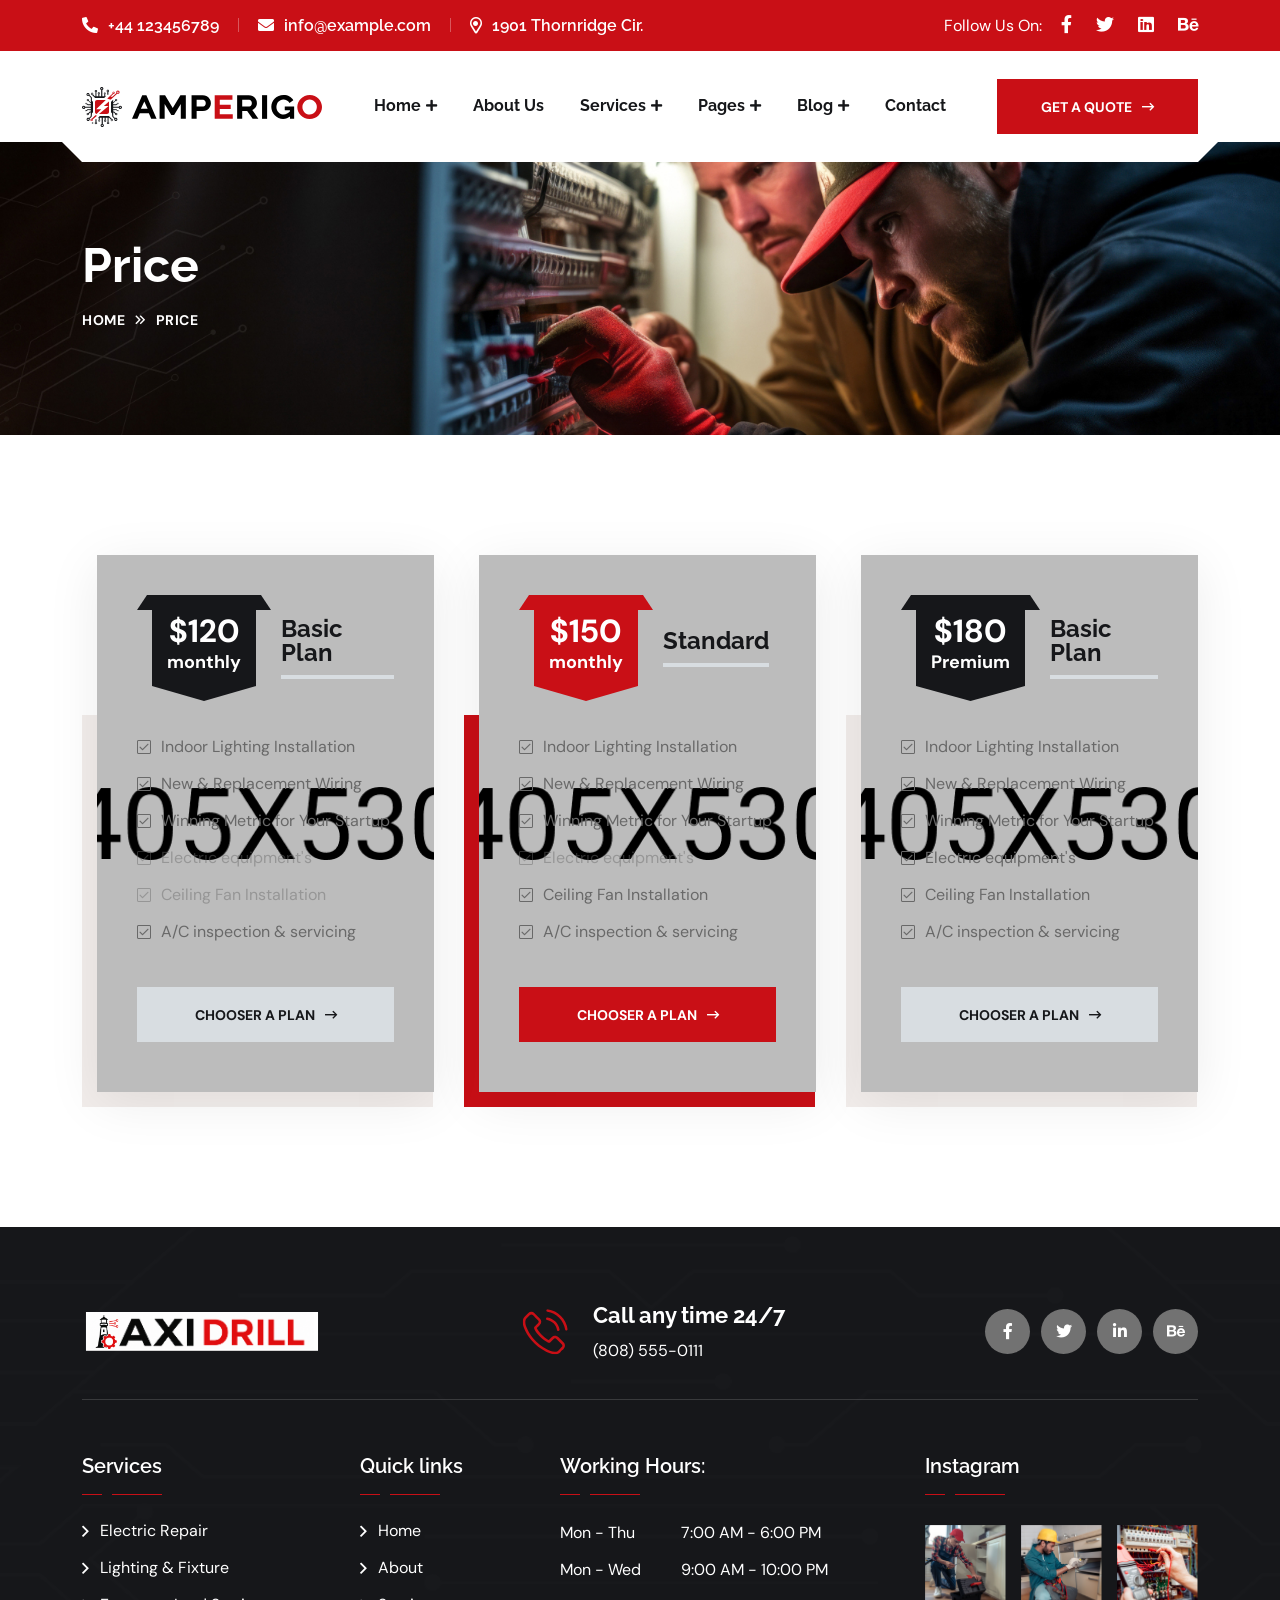
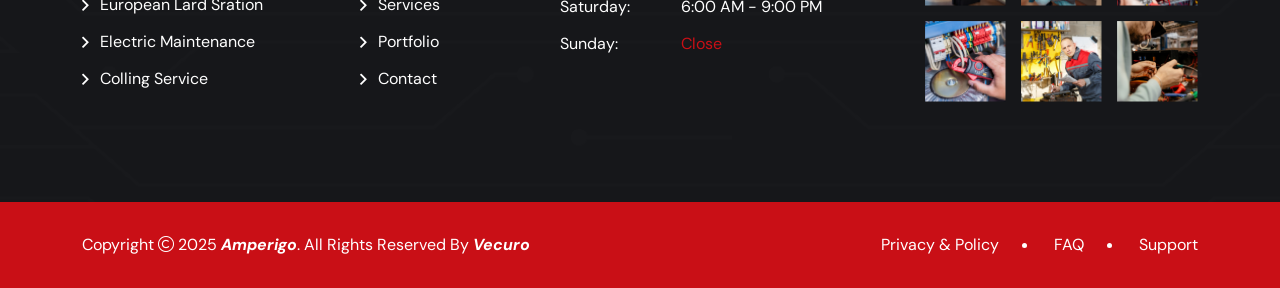
<file: price.html>
<!doctype html>
<html class="no-js" lang="zxx">

<head>
    <meta charset="utf-8">
    <meta http-equiv="x-ua-compatible" content="ie=edge">
    <title>Amperigo - Electrician & Repairing HTML Template - Price</title>
    <meta name="author" content="Vecuro">
    <meta name="description" content="Amperigo - Electrician & Repairing HTML Template">
    <meta name="keywords" content="Amperigo - Electrician & Repairing HTML Template">
    <meta name="robots" content="INDEX,FOLLOW">

    <!-- Mobile Specific Metas -->
    <meta name="viewport" content="width=device-width, initial-scale=1, shrink-to-fit=no">

    <!-- Favicons - Place favicon.ico in the root directory -->
    <link rel="shortcut icon" href="assets/img/favicon.ico" type="image/x-icon">
    <link rel="icon" href="assets/img/favicon.ico" type="image/x-icon">

    <!--==============================
	  Google Fonts
	============================== -->
    <link rel="preconnect" href="https://fonts.googleapis.com">
    <link rel="preconnect" href="https://fonts.gstatic.com" crossorigin>
    <link href="https://fonts.googleapis.com/css2?family=DM+Sans:ital,opsz,wght@0,9..40,100..1000;1,9..40,100..1000&family=Raleway:wght@100..900&display=swap" rel="stylesheet">


    <!--==============================
	    All CSS File
	============================== -->
    <!-- Bootstrap -->
    <link rel="stylesheet" href="assets/css/bootstrap.min.css">
    <!-- <link rel="stylesheet" href="assets/css/app.min.css"> -->
    <!-- Fontawesome Icon -->
    <link rel="stylesheet" href="assets/css/fontawesome.min.css">
    <!-- Layerslider -->
    <link rel="stylesheet" href="assets/css/layerslider.min.css">
    <!-- Magnific Popup -->
    <link rel="stylesheet" href="assets/css/magnific-popup.min.css">
    <!-- Slick Slider -->
    <link rel="stylesheet" href="assets/css/slick.min.css">
    <!-- News Ticker -->
    <link rel="stylesheet" href="assets/css/eocjs-newsticker.css">
    <!-- Theme Custom CSS -->
    <link rel="stylesheet" href="assets/css/style.css">

</head>

<body>


    <!--[if lte IE 9]>
    	<p class="browserupgrade">You are using an <strong>outdated</strong> browser. Please <a href="https://browsehappy.com/">upgrade your browser</a> to improve your experience and security.</p>
  <![endif]-->



    <!--********************************
   		Code Start From Here 
	******************************** -->




    <!--========================
    Sticky Header
========================-->
    <div class="sticky-header-wrap sticky-wrap sticky-header">
        <div class="sticky-active">
            <div class="container position-relative">
                <div class="row align-items-center">
                    <div class="col-5 col-md-3">
                        <div class="logo">
                            <a href="index.html">
                                <img src="assets/img/logo.svg" alt="logo">
                            </a>
                        </div>
                    </div>
                    <div class="col-7 col-md-9 text-end position-static">
                        <nav class="main-menu menu-sticky1 d-none d-lg-block">
                            <ul>
                                <li class="menu-item-has-children">
                                    <a href="index.html">Home</a>
                                    <ul class="sub-menu">
                                        <li><a href="index.html">Home Style 1</a></li>
                                        <li><a href="index-2.html">Home Style 2</a></li>
                                        <li><a href="index-3.html">Home Style 3</a></li>
                                    </ul>
                                </li>
                                <li>
                                    <a href="about.html">About Us</a>
                                </li>
                                <li class="menu-item-has-children">
                                    <a href="service.html">Services</a>
                                    <ul class="sub-menu">
                                        <li><a href="service.html">Services</a></li>
                                        <li><a href="service-details.html">Service Details</a></li>
                                    </ul>
                                </li>
                                <li class="menu-item-has-children mega-menu-wrap">
                                    <a href="#">Pages</a>
                                    <ul class="mega-menu">
                                        <li><a href="shop.html">Pagelist 1</a>
                                            <ul>
                                                <li><a href="index.html">Home Style 1</a></li>
                                                <li><a href="index-2.html">Home Style 2</a></li>
                                                <li><a href="index-3.html">Home Style 3</a></li>
                                                <li><a href="about.html">About Us</a></li>
                                            </ul>
                                        </li>
                                        <li><a href="#">Pagelist 2</a>
                                            <ul>
                                                <li><a href="service.html">Services</a></li>
                                                <li><a href="service-details.html">Service Details</a></li>
                                                <li><a href="team.html">Team</a></li>
                                                <li><a href="team-details.html">Team Details</a></li>
                                            </ul>
                                        </li>
                                        <li><a href="#">Pagelist 3</a>
                                            <ul>
                                                <li><a href="price.html">Pricing Plans</a></li>
                                                <li><a href="blog-grid.html">Blog Grid</a></li>
                                                <li><a href="blog.html">Blog Standard</a></li>
                                                <li><a href="blog-details.html">Blog Details</a></li>
                                            </ul>
                                        </li>
                                        <li><a href="#">Pagelist 4</a>
                                            <ul>
                                                <li><a href="faq.html">FAQ Page</a></li>
                                                <li><a href="project.html">Project</a></li>
                                                <li><a href="project-details.html">Project Details</a></li>
                                                <li><a href="contact.html">Contact Us</a></li>
                                                <li><a href="error.html">Error Page</a></li>
                                            </ul>
                                        </li>
                                    </ul>
                                </li>
                                <li class="menu-item-has-children">
                                    <a href="blog.html">Blog</a>
                                    <ul class="sub-menu">
                                        <li><a href="blog-grid.html">Blog Grid</a></li>
                                        <li><a href="blog.html">Blog Standard</a></li>
                                        <li><a href="blog-details.html">Blog Details</a></li>
                                    </ul>
                                </li>
                                <li>
                                    <a href="contact.html">Contact</a>
                                </li>
                            </ul>
                        </nav>
                        <button class="vs-menu-toggle d-inline-block d-lg-none"><i class="far fa-bars"></i></button>
                    </div>
                </div>
            </div>
        </div>
    </div><!--==============================
     Preloader
  ==============================-->
    <div class="preloader  ">
        <button class="vs-btn preloaderCls">Cancel Preloader </button>
        <div class="preloader-inner">
            <div class="loader"></div>
        </div>
    </div><!--==============================
    Mobile Menu
  ============================== -->
    <div class="vs-menu-wrapper">
        <div class="vs-menu-area text-center">
            <button class="vs-menu-toggle"><i class="fal fa-times"></i></button>
            <div class="mobile-logo">
                <a href="index.html"><img src="assets/img/logo.svg" alt="Amperigo"></a>
            </div>
            <div class="vs-mobile-menu">
                <ul>
                    <li class="menu-item-has-children">
                        <a href="index.html">Home</a>
                        <ul class="sub-menu">
                            <li><a href="index.html">Home Style 1</a></li>
                            <li><a href="index-2.html">Home Style 2</a></li>
                            <li><a href="index-3.html">Home Style 3</a></li>
                        </ul>
                    </li>
                    <li>
                        <a href="about.html">About Us</a>
                    </li>
                    <li class="menu-item-has-children">
                        <a href="service.html">Services</a>
                        <ul class="sub-menu">
                            <li><a href="service.html">Services</a></li>
                            <li><a href="service-details.html">Service Details</a></li>
                        </ul>
                    </li>
                    <li class="menu-item-has-children">
                        <a href="team.html">Team</a>
                        <ul class="sub-menu">
                            <li><a href="team.html">Team</a></li>
                            <li><a href="team-details.html">Team Details</a></li>
                        </ul>
                    </li>
                    <li class="menu-item-has-children">
                        <a href="#">Pages</a>
                        <ul class="sub-menu">
                            <li><a href="price-plan.html">Pricing Plans</a></li>
                            <li><a href="blog-grid.html">Blog Grid</a></li>
                            <li><a href="blog.html">Blog Standard</a></li>
                            <li><a href="blog-details.html">Blog Details</a></li>
                            <li><a href="faq.html">FAQ Page</a></li>
                            <li><a href="project.html">Project</a></li>
                            <li><a href="project-details.html">Project Details</a></li>
                            <li><a href="error.html">Error Page</a></li>
                        </ul>
                    </li>
                    <li>
                        <a href="contact.html">Contact Us</a>
                    </li>
                </ul>
            </div>
        </div>
    </div><!--==============================
    Header Area
    ==============================-->
    <header class="vs-header header-layout2">
        <div class="header-top">
            <div class="container">
                <div class="row align-items-center justify-content-between">
                    <div class="col-md-auto text-center text-md-start">
                        <div class="header-links">
                            <ul>
                                <li><i class="fas fa-phone-alt"></i><a href="tel:+44123456789">+44 123456789</a></li>
                                <li><i class="fas fa-envelope"></i><a href="mailto:info@example.com">info@example.com</a></li>
                                <li class="d-none d-md-inline-block"><i class="far fa-map-marker-alt"></i>1901 Thornridge Cir.</li>
                            </ul>
                        </div>
                    </div>
                    <div class="col-auto d-none d-md-block">
                        <div class="social-style2">
                            <span class="social-title">Follow Us On:</span>
                            <a href="https://www.facebook.com/"><i class="fab fa-facebook-f"></i></a>
                            <a href="https://x.com/"><i class="fab fa-twitter"></i></a>
                            <a href="https://www.linkedin.com/"><i class="fab fa-linkedin"></i></a>
                            <a href="https://www.behance.net/"><i class="fab fa-behance"></i></a>
                        </div>
                    </div>
                </div>
            </div>
        </div>
        <div class="header-middle">
            <div class="container">
                <div class="menu-area">
                    <div class="row justify-content-between align-items-center">
                        <div class="col-auto">
                            <div class="header-logo">
                                <a href="index.html">
                                    <img src="assets/img/logo.svg" alt="logo">
                                </a>
                            </div>
                        </div>
                        <div class="col text-end text-xl-center">
                            <nav class="main-menu menu-style1 d-none d-lg-block">
                                <ul>
                                    <li class="menu-item-has-children">
                                        <a href="index.html">Home</a>
                                        <ul class="sub-menu">
                                            <li><a href="index.html">Home Style 1</a></li>
                                            <li><a href="index-2.html">Home Style 2</a></li>
                                            <li><a href="index-3.html">Home Style 3</a></li>
                                        </ul>
                                    </li>
                                    <li>
                                        <a href="about.html">About Us</a>
                                    </li>
                                    <li class="menu-item-has-children">
                                        <a href="service.html">Services</a>
                                        <ul class="sub-menu">
                                            <li><a href="service.html">Services</a></li>
                                            <li><a href="service-details.html">Service Details</a></li>
                                        </ul>
                                    </li>
                                    <li class="menu-item-has-children mega-menu-wrap">
                                        <a href="#">Pages</a>
                                        <ul class="mega-menu">
                                            <li><a href="shop.html">Pagelist 1</a>
                                                <ul>
                                                    <li><a href="index.html">Home Style 1</a></li>
                                                    <li><a href="index-2.html">Home Style 2</a></li>
                                                    <li><a href="index-3.html">Home Style 3</a></li>
                                                    <li><a href="about.html">About Us</a></li>
                                                </ul>
                                            </li>
                                            <li><a href="#">Pagelist 2</a>
                                                <ul>
                                                    <li><a href="service.html">Services</a></li>
                                                    <li><a href="service-details.html">Service Details</a></li>
                                                    <li><a href="team.html">Team</a></li>
                                                    <li><a href="team-details.html">Team Details</a></li>
                                                </ul>
                                            </li>
                                            <li><a href="#">Pagelist 3</a>
                                                <ul>
                                                    <li><a href="price.html">Pricing Plans</a></li>
                                                    <li><a href="blog-grid.html">Blog Grid</a></li>
                                                    <li><a href="blog.html">Blog Standard</a></li>
                                                    <li><a href="blog-details.html">Blog Details</a></li>
                                                </ul>
                                            </li>
                                            <li><a href="#">Pagelist 4</a>
                                                <ul>
                                                    <li><a href="faq.html">FAQ Page</a></li>
                                                    <li><a href="project.html">Project</a></li>
                                                    <li><a href="project-details.html">Project Details</a></li>
                                                    <li><a href="contact.html">Contact Us</a></li>
                                                    <li><a href="error.html">Error Page</a></li>
                                                </ul>
                                            </li>
                                        </ul>
                                    </li>
                                    <li class="menu-item-has-children">
                                        <a href="blog.html">Blog</a>
                                        <ul class="sub-menu">
                                            <li><a href="blog-grid.html">Blog Grid</a></li>
                                            <li><a href="blog.html">Blog Standard</a></li>
                                            <li><a href="blog-details.html">Blog Details</a></li>
                                        </ul>
                                    </li>
                                    <li>
                                        <a href="contact.html">Contact</a>
                                    </li>
                                </ul>
                            </nav>
                            <button class="vs-menu-toggle d-lg-none"><i class="fal fa-bars"></i></button>
                        </div>
                        <div class="col-auto d-none d-xl-block">
                            <div class="header-btn">
                                <a href="contact.html" class="vs-btn">get a quote<i class="far fa-long-arrow-right"></i></a>
                            </div>
                        </div>
                    </div>
                </div>
            </div>
        </div>
    </header><!--==============================
    Breadcumb
============================== -->
    <div class="breadcumb-wrapper " data-bg-src="assets/img/breadcumb/breadcumb-bg.jpg">
        <div class="container z-index-common">
            <div class="breadcumb-content">
                <h1 class="breadcumb-title">Price</h1>
            </div>
            <div class="breadcumb-menu-wrap">
                <ul class="breadcumb-menu">
                    <li><a href="index.html">Home</a></li>
                    <li>Price</li>
                </ul>
            </div>
        </div>
    </div><!--==============================
    Pricing Plan Area
    ==============================-->
    <section class=" space-top space-extra-bottom">
        <div class="container">
            <div class="row justify-content-center">
                <div class="col-md-6 col-lg-4">
                    <div class="package-style1" data-bg-src="assets/img/bg/price-plan-box-1-1.png">
                        <div class="package-top">
                            <div class="package-price">
                                <span class="price">$120</span>
                                <span class="duration">monthly</span>
                            </div>
                            <h3 class="package-name">Basic Plan</h3>
                        </div>
                        <ul class="package-list">
                            <li><i class="fal fa-check-square"></i>Indoor Lighting Installation</li>
                            <li><i class="fal fa-check-square"></i>New & Replacement Wiring</li>
                            <li><i class="fal fa-check-square"></i>Winning Metric for Your Startup</li>
                            <li class="disable"><i class="fal fa-check-square"></i>Electric equipment's</li>
                            <li class="disable"><i class="fal fa-check-square"></i>Ceiling Fan Installation</li>
                            <li><i class="fal fa-check-square"></i>A/C inspection & servicing</li>
                        </ul>
                        <a href="contact.html" class="vs-btn package-btn">Chooser a plan<i class="far fa-long-arrow-right"></i></a>
                    </div>
                </div>
                <div class="col-md-6 col-lg-4">
                    <div class="package-style1 active" data-bg-src="assets/img/bg/price-plan-box-1-1.png">
                        <div class="package-top">
                            <div class="package-price">
                                <span class="price">$150</span>
                                <span class="duration">monthly</span>
                            </div>
                            <h3 class="package-name">Standard</h3>
                        </div>
                        <ul class="package-list">
                            <li><i class="fal fa-check-square"></i>Indoor Lighting Installation</li>
                            <li><i class="fal fa-check-square"></i>New & Replacement Wiring</li>
                            <li><i class="fal fa-check-square"></i>Winning Metric for Your Startup</li>
                            <li class="disable"><i class="fal fa-check-square"></i>Electric equipment's</li>
                            <li><i class="fal fa-check-square"></i>Ceiling Fan Installation</li>
                            <li><i class="fal fa-check-square"></i>A/C inspection & servicing</li>
                        </ul>
                        <a href="contact.html" class="vs-btn package-btn">Chooser a plan<i class="far fa-long-arrow-right"></i></a>
                    </div>
                </div>
                <div class="col-md-6 col-lg-4">
                    <div class="package-style1" data-bg-src="assets/img/bg/price-plan-box-1-1.png">
                        <div class="package-top">
                            <div class="package-price">
                                <span class="price">$180</span>
                                <span class="duration">Premium</span>
                            </div>
                            <h3 class="package-name">Basic Plan</h3>
                        </div>
                        <ul class="package-list">
                            <li><i class="fal fa-check-square"></i>Indoor Lighting Installation</li>
                            <li><i class="fal fa-check-square"></i>New & Replacement Wiring</li>
                            <li><i class="fal fa-check-square"></i>Winning Metric for Your Startup</li>
                            <li><i class="fal fa-check-square"></i>Electric equipment's</li>
                            <li><i class="fal fa-check-square"></i>Ceiling Fan Installation</li>
                            <li><i class="fal fa-check-square"></i>A/C inspection & servicing</li>
                        </ul>
                        <a href="contact.html" class="vs-btn package-btn">Chooser a plan<i class="far fa-long-arrow-right"></i></a>
                    </div>
                </div>
            </div>
        </div>
    </section><!--==============================
			Footer Area
	==============================-->
    <footer class="footer-wrapper footer-layout1 bg-title" data-bg-src="assets/img/bg/footer-bg-1-1.png">
        <div class="container">
            <div class="footer-top">
                <div class="row align-items-center justify-content-center justify-content-md-between text-center text-md-start gy-4">
                    <div class="col-md-4 col-lg-auto">
                        <a href="index.html"><img src="assets/img/logo-red-white.svg" alt="logo"></a>
                    </div>
                    <div class="col-auto">
                        <div class="media-style2">
                            <div class="media-icon"><img src="assets/img/call-i.svg" alt="call icon"></div>
                            <div class="media-body">
                                <p class="media-title">Call any time 24/7</p>
                                <p class="media-text"><a href="tel:8085550111" class="text-reset">(808) 555-0111</a></p>
                            </div>
                        </div>
                    </div>
                    <div class="col-md-auto">
                        <div class="social-style1">
                            <a href="https://www.facebook.com/"><i class="fab fa-facebook-f"></i></a>
                            <a href="https://x.com/"><i class="fab fa-twitter"></i></a>
                            <a href="https://www.linkedin.com/"><i class="fab fa-linkedin-in"></i></a>
                            <a href="https://www.behance.net/"><i class="fab fa-behance"></i></a>
                        </div>
                    </div>
                </div>
            </div>
        </div>
        <div class="widget-area">
            <div class="container">
                <div class="row justify-content-xl-between">

                    <div class="col-md-6 col-xl-auto">
                        <div class="widget widget_nav_menu  footer-widget">
                            <h3 class="widget_title">Services</h3>
                            <div class="menu-all-pages-container footer-menu">
                                <ul class="menu">
                                    <li><a href="service-details.html">Electric Repair</a></li>
                                    <li><a href="service-details.html">Lighting & Fixture</a></li>
                                    <li><a href="service-details.html">European Lard Sration</a></li>
                                    <li><a href="service-details.html">Electric Maintenance</a></li>
                                    <li><a href="service-details.html">Colling Service</a></li>
                                </ul>
                            </div>
                        </div>
                    </div>

                    <div class="col-md-6 col-xl-auto">
                        <div class="widget widget_pages  footer-widget">
                            <h3 class="widget_title">Quick links</h3>
                            <ul>
                                <li><a href="index.html">Home</a></li>
                                <li><a href="about.html">About</a></li>
                                <li><a href="services.html">Services</a></li>
                                <li><a href="gallery.html">Portfolio</a></li>
                                <li><a href="contact.html">Contact</a></li>
                            </ul>
                        </div>
                    </div>

                    <div class="col-md-6 col-xl-auto">
                        <div class="widget  footer-widget">
                            <h3 class="widget_title">Working Hours:</h3>
                            <div class="footer-table">
                                <table>
                                    <tr>
                                        <td>Mon - Thu</td>
                                        <td>7:00 AM - 6:00 PM</td>
                                    </tr>
                                    <tr>
                                        <td>Mon - Wed</td>
                                        <td>9:00 AM - 10:00 PM</td>
                                    </tr>
                                    <tr>
                                        <td>Saturday:</td>
                                        <td>6:00 AM - 9:00 PM</td>
                                    </tr>
                                    <tr>
                                        <td>Sunday:</td>
                                        <td><span class="text-theme">Close</span></td>
                                    </tr>
                                </table>
                            </div>
                        </div>
                    </div>

                    <div class="col-md-6 col-lg-4 col-xl-auto">
                        <div class="widget footer-widget">
                            <h4 class="widget_title">Instagram</h4>
                            <div class="sidebar-gallery">
                                <div class="gallery-thumb">
                                    <a href="project-details.html"><img src="assets/img/gallery/gal-1-1.png" alt="Gallery Image" class="w-100"></a>
                                </div>
                                <div class="gallery-thumb">
                                    <a href="project-details.html"><img src="assets/img/gallery/gal-1-2.png" alt="Gallery Image" class="w-100"></a>
                                </div>
                                <div class="gallery-thumb">
                                    <a href="project-details.html"><img src="assets/img/gallery/gal-1-3.png" alt="Gallery Image" class="w-100"></a>
                                </div>
                                <div class="gallery-thumb">
                                    <a href="project-details.html"><img src="assets/img/gallery/gal-1-4.png" alt="Gallery Image" class="w-100"></a>
                                </div>
                                <div class="gallery-thumb">
                                    <a href="project-details.html"><img src="assets/img/gallery/gal-1-5.png" alt="Gallery Image" class="w-100"></a>
                                </div>
                                <div class="gallery-thumb">
                                    <a href="project-details.html"><img src="assets/img/gallery/gal-1-6.png" alt="Gallery Image" class="w-100"></a>
                                </div>
                            </div>
                        </div>
                    </div>
                </div>
            </div>
        </div>
        <div class="copyright-wrap">
            <div class="container">
                <div class="row align-items-center justify-content-between text-center text-md-start gy-2 flex-row-reverse">
                    <div class="col-md-auto">
                        <div class="copyright-menu">
                            <ul>
                                <li><a href="error.html">Privacy & Policy</a></li>
                                <li><a href="faq.html">FAQ</a></li>
                                <li><a href="contact.html">Support</a></li>
                            </ul>
                        </div>
                    </div>
                    <div class="col-md-auto">
                        <p class="copyright-text">Copyright <i class="fal fa-copyright"></i> 2025 <a href="index.html">Amperigo</a>. All Rights Reserved By <a href="https://themeforest.net/user/vecuro_themes">Vecuro</a></p>
                    </div>
                </div>
            </div>
        </div>
    </footer> <!-- Scroll To Top -->
    <a href="#" class="scrollToTop scroll-btn"><i class="far fa-arrow-up"></i></a>

    <!--********************************
			Code End  Here 
	******************************** -->

    <!--==============================
        All Js File
    ============================== -->
    <!-- Jquery -->
    <script src="assets/js/vendor/jquery-3.6.0.min.js"></script>
    <!-- Slick Slider -->
    <script src="assets/js/slick.min.js"></script>
    <!-- <script src="assets/js/app.min.js"></script> -->
    <!-- Layerslider -->
    <script src="assets/js/layerslider.utils.js"></script>
    <script src="assets/js/layerslider.transitions.js"></script>
    <script src="assets/js/layerslider.kreaturamedia.jquery.js"></script>
    <!-- Bootstrap -->
    <script src="assets/js/bootstrap.min.js"></script>
    <!-- Magnific Popup -->
    <script src="assets/js/jquery.magnific-popup.min.js"></script>
    <!-- News Ticker -->
    <script src="assets/js/eocjs-newsticker.js"></script>
    <!-- Isotope Filter -->
    <script src="assets/js/imagesloaded.pkgd.min.js"></script>
    <script src="assets/js/isotope.pkgd.min.js"></script>
    <!-- Main Js File -->
    <script src="assets/js/main.js"></script>


</body>

</html>
</file>
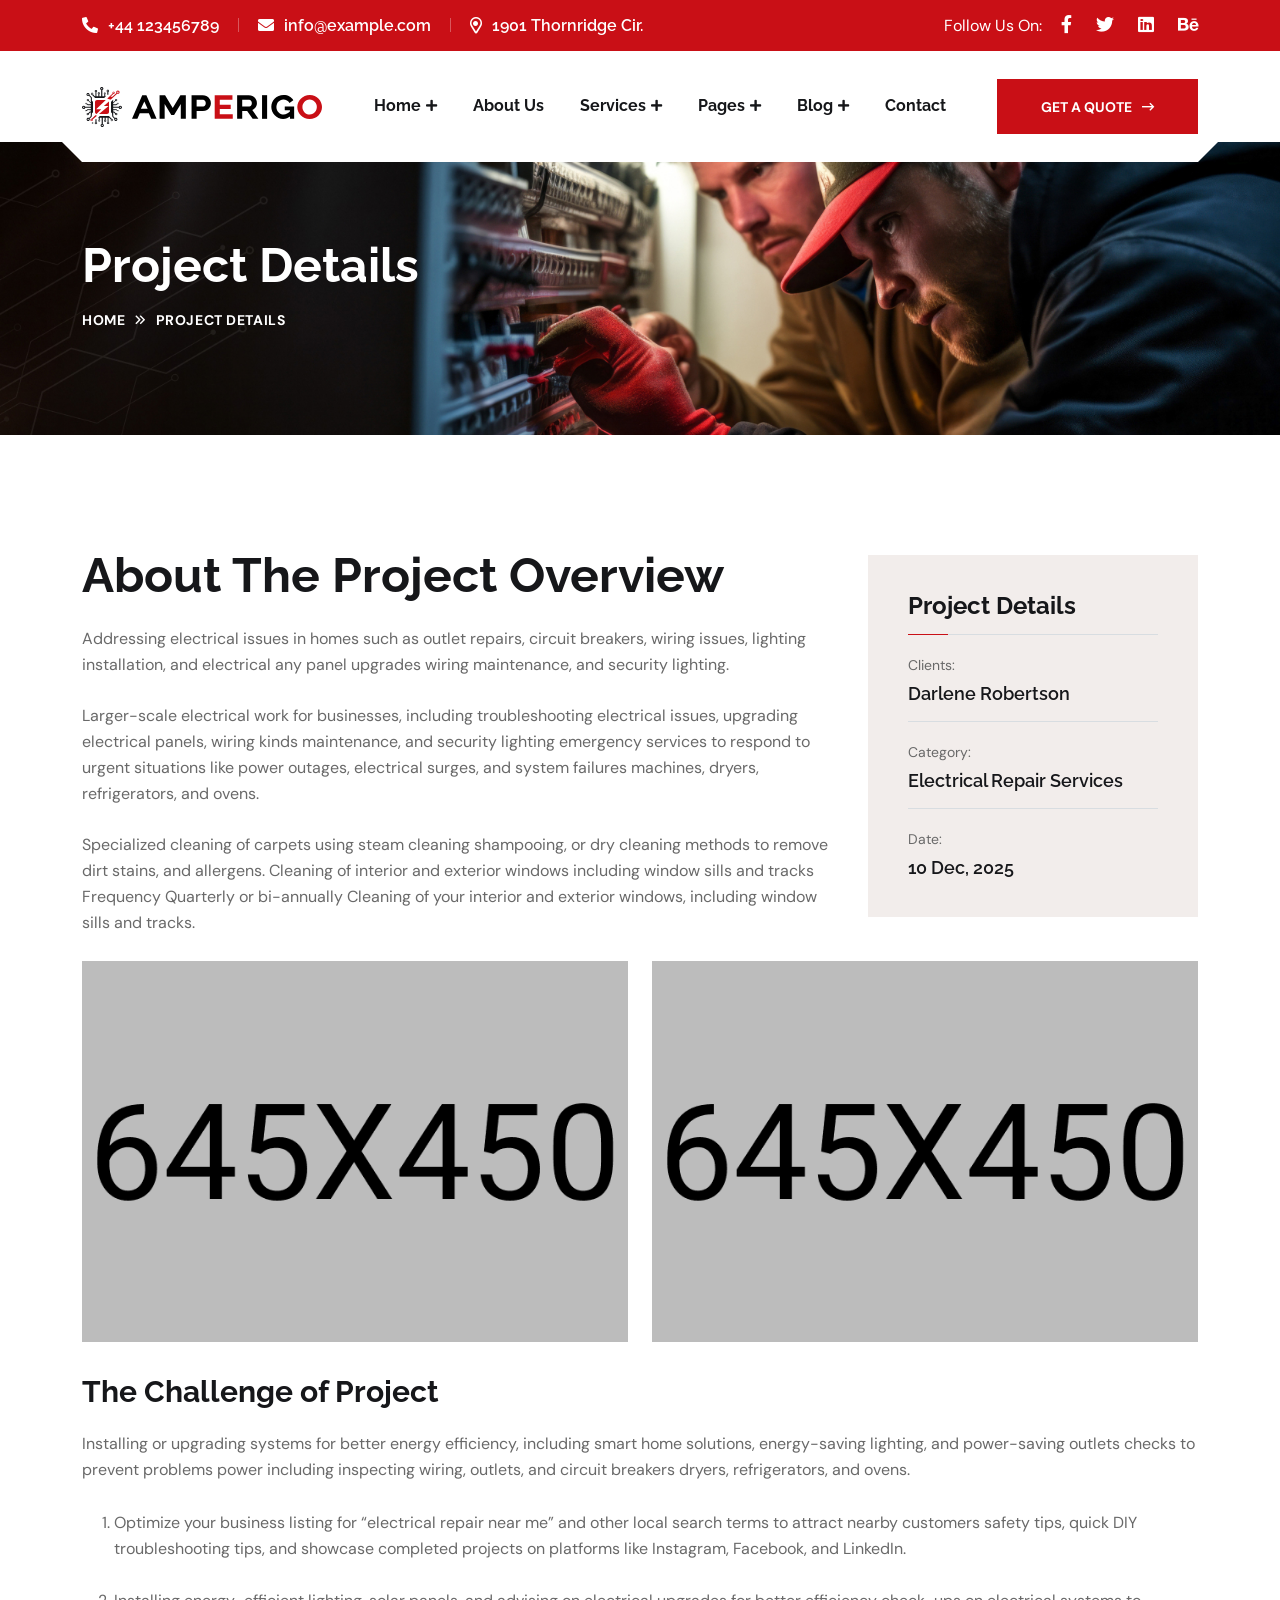
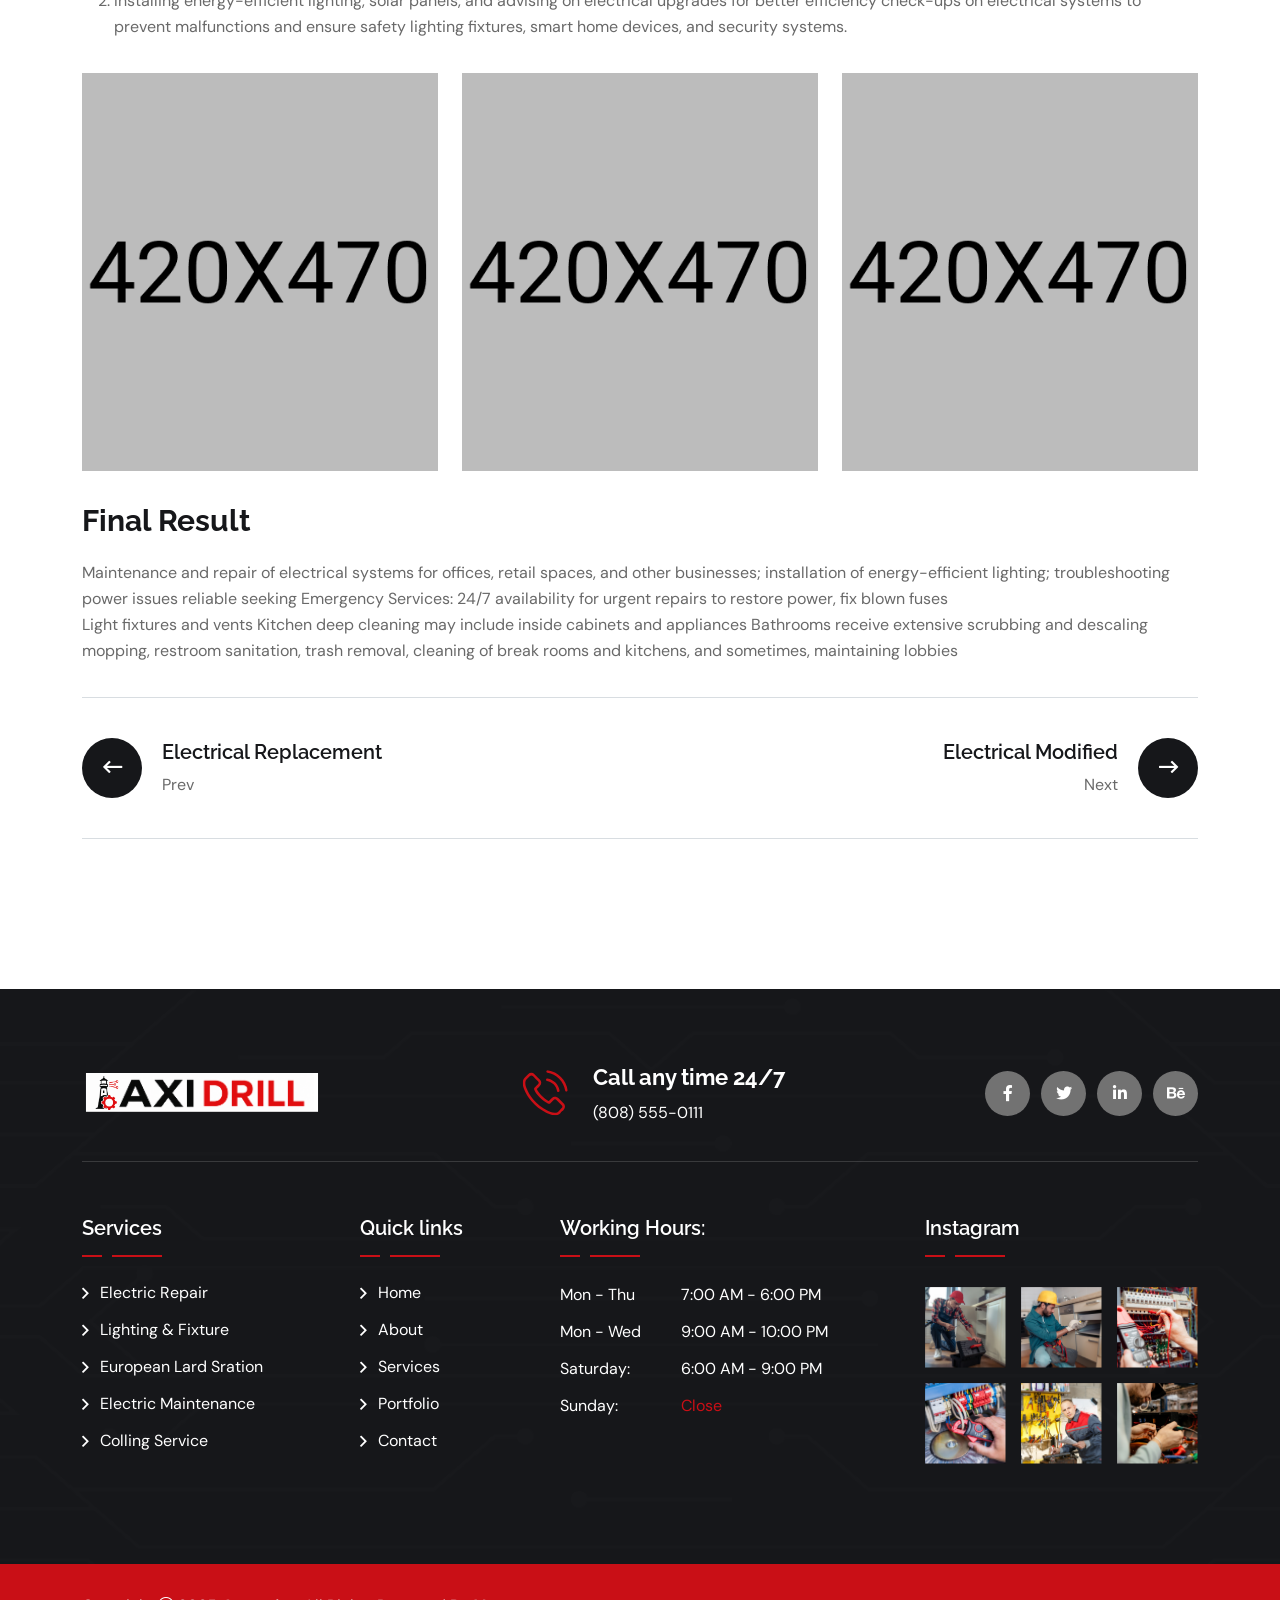
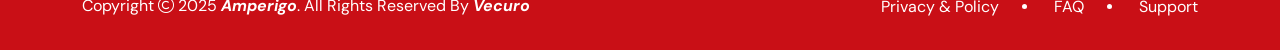
<file: project-details.html>
<!doctype html>
<html class="no-js" lang="zxx">

<head>
    <meta charset="utf-8">
    <meta http-equiv="x-ua-compatible" content="ie=edge">
    <title>Amperigo - Electrician & Repairing HTML Template - Project Details</title>
    <meta name="author" content="Vecuro">
    <meta name="description" content="Amperigo - Electrician & Repairing HTML Template">
    <meta name="keywords" content="Amperigo - Electrician & Repairing HTML Template">
    <meta name="robots" content="INDEX,FOLLOW">

    <!-- Mobile Specific Metas -->
    <meta name="viewport" content="width=device-width, initial-scale=1, shrink-to-fit=no">

    <!-- Favicons - Place favicon.ico in the root directory -->
    <link rel="shortcut icon" href="assets/img/favicon.ico" type="image/x-icon">
    <link rel="icon" href="assets/img/favicon.ico" type="image/x-icon">

    <!--==============================
	  Google Fonts
	============================== -->
    <link rel="preconnect" href="https://fonts.googleapis.com">
    <link rel="preconnect" href="https://fonts.gstatic.com" crossorigin>
    <link href="https://fonts.googleapis.com/css2?family=DM+Sans:ital,opsz,wght@0,9..40,100..1000;1,9..40,100..1000&family=Raleway:wght@100..900&display=swap" rel="stylesheet">


    <!--==============================
	    All CSS File
	============================== -->
    <!-- Bootstrap -->
    <link rel="stylesheet" href="assets/css/bootstrap.min.css">
    <!-- <link rel="stylesheet" href="assets/css/app.min.css"> -->
    <!-- Fontawesome Icon -->
    <link rel="stylesheet" href="assets/css/fontawesome.min.css">
    <!-- Layerslider -->
    <link rel="stylesheet" href="assets/css/layerslider.min.css">
    <!-- Magnific Popup -->
    <link rel="stylesheet" href="assets/css/magnific-popup.min.css">
    <!-- Slick Slider -->
    <link rel="stylesheet" href="assets/css/slick.min.css">
    <!-- News Ticker -->
    <link rel="stylesheet" href="assets/css/eocjs-newsticker.css">
    <!-- Theme Custom CSS -->
    <link rel="stylesheet" href="assets/css/style.css">

</head>

<body>


    <!--[if lte IE 9]>
    	<p class="browserupgrade">You are using an <strong>outdated</strong> browser. Please <a href="https://browsehappy.com/">upgrade your browser</a> to improve your experience and security.</p>
  <![endif]-->



    <!--********************************
   		Code Start From Here 
	******************************** -->




    <!--========================
    Sticky Header
========================-->
    <div class="sticky-header-wrap sticky-wrap sticky-header">
        <div class="sticky-active">
            <div class="container position-relative">
                <div class="row align-items-center">
                    <div class="col-5 col-md-3">
                        <div class="logo">
                            <a href="index.html">
                                <img src="assets/img/logo.svg" alt="logo">
                            </a>
                        </div>
                    </div>
                    <div class="col-7 col-md-9 text-end position-static">
                        <nav class="main-menu menu-sticky1 d-none d-lg-block">
                            <ul>
                                <li class="menu-item-has-children">
                                    <a href="index.html">Home</a>
                                    <ul class="sub-menu">
                                        <li><a href="index.html">Home Style 1</a></li>
                                        <li><a href="index-2.html">Home Style 2</a></li>
                                        <li><a href="index-3.html">Home Style 3</a></li>
                                    </ul>
                                </li>
                                <li>
                                    <a href="about.html">About Us</a>
                                </li>
                                <li class="menu-item-has-children">
                                    <a href="service.html">Services</a>
                                    <ul class="sub-menu">
                                        <li><a href="service.html">Services</a></li>
                                        <li><a href="service-details.html">Service Details</a></li>
                                    </ul>
                                </li>
                                <li class="menu-item-has-children mega-menu-wrap">
                                    <a href="#">Pages</a>
                                    <ul class="mega-menu">
                                        <li><a href="shop.html">Pagelist 1</a>
                                            <ul>
                                                <li><a href="index.html">Home Style 1</a></li>
                                                <li><a href="index-2.html">Home Style 2</a></li>
                                                <li><a href="index-3.html">Home Style 3</a></li>
                                                <li><a href="about.html">About Us</a></li>
                                            </ul>
                                        </li>
                                        <li><a href="#">Pagelist 2</a>
                                            <ul>
                                                <li><a href="service.html">Services</a></li>
                                                <li><a href="service-details.html">Service Details</a></li>
                                                <li><a href="team.html">Team</a></li>
                                                <li><a href="team-details.html">Team Details</a></li>
                                            </ul>
                                        </li>
                                        <li><a href="#">Pagelist 3</a>
                                            <ul>
                                                <li><a href="price.html">Pricing Plans</a></li>
                                                <li><a href="blog-grid.html">Blog Grid</a></li>
                                                <li><a href="blog.html">Blog Standard</a></li>
                                                <li><a href="blog-details.html">Blog Details</a></li>
                                            </ul>
                                        </li>
                                        <li><a href="#">Pagelist 4</a>
                                            <ul>
                                                <li><a href="faq.html">FAQ Page</a></li>
                                                <li><a href="project.html">Project</a></li>
                                                <li><a href="project-details.html">Project Details</a></li>
                                                <li><a href="contact.html">Contact Us</a></li>
                                                <li><a href="error.html">Error Page</a></li>
                                            </ul>
                                        </li>
                                    </ul>
                                </li>
                                <li class="menu-item-has-children">
                                    <a href="blog.html">Blog</a>
                                    <ul class="sub-menu">
                                        <li><a href="blog-grid.html">Blog Grid</a></li>
                                        <li><a href="blog.html">Blog Standard</a></li>
                                        <li><a href="blog-details.html">Blog Details</a></li>
                                    </ul>
                                </li>
                                <li>
                                    <a href="contact.html">Contact</a>
                                </li>
                            </ul>
                        </nav>
                        <button class="vs-menu-toggle d-inline-block d-lg-none"><i class="far fa-bars"></i></button>
                    </div>
                </div>
            </div>
        </div>
    </div><!--==============================
     Preloader
  ==============================-->
    <div class="preloader  ">
        <button class="vs-btn preloaderCls">Cancel Preloader </button>
        <div class="preloader-inner">
            <div class="loader"></div>
        </div>
    </div><!--==============================
    Mobile Menu
  ============================== -->
    <div class="vs-menu-wrapper">
        <div class="vs-menu-area text-center">
            <button class="vs-menu-toggle"><i class="fal fa-times"></i></button>
            <div class="mobile-logo">
                <a href="index.html"><img src="assets/img/logo.svg" alt="Amperigo"></a>
            </div>
            <div class="vs-mobile-menu">
                <ul>
                    <li class="menu-item-has-children">
                        <a href="index.html">Home</a>
                        <ul class="sub-menu">
                            <li><a href="index.html">Home Style 1</a></li>
                            <li><a href="index-2.html">Home Style 2</a></li>
                            <li><a href="index-3.html">Home Style 3</a></li>
                        </ul>
                    </li>
                    <li>
                        <a href="about.html">About Us</a>
                    </li>
                    <li class="menu-item-has-children">
                        <a href="service.html">Services</a>
                        <ul class="sub-menu">
                            <li><a href="service.html">Services</a></li>
                            <li><a href="service-details.html">Service Details</a></li>
                        </ul>
                    </li>
                    <li class="menu-item-has-children">
                        <a href="team.html">Team</a>
                        <ul class="sub-menu">
                            <li><a href="team.html">Team</a></li>
                            <li><a href="team-details.html">Team Details</a></li>
                        </ul>
                    </li>
                    <li class="menu-item-has-children">
                        <a href="#">Pages</a>
                        <ul class="sub-menu">
                            <li><a href="price-plan.html">Pricing Plans</a></li>
                            <li><a href="blog-grid.html">Blog Grid</a></li>
                            <li><a href="blog.html">Blog Standard</a></li>
                            <li><a href="blog-details.html">Blog Details</a></li>
                            <li><a href="faq.html">FAQ Page</a></li>
                            <li><a href="project.html">Project</a></li>
                            <li><a href="project-details.html">Project Details</a></li>
                            <li><a href="error.html">Error Page</a></li>
                        </ul>
                    </li>
                    <li>
                        <a href="contact.html">Contact Us</a>
                    </li>
                </ul>
            </div>
        </div>
    </div><!--==============================
    Header Area
    ==============================-->
    <header class="vs-header header-layout2">
        <div class="header-top">
            <div class="container">
                <div class="row align-items-center justify-content-between">
                    <div class="col-md-auto text-center text-md-start">
                        <div class="header-links">
                            <ul>
                                <li><i class="fas fa-phone-alt"></i><a href="tel:+44123456789">+44 123456789</a></li>
                                <li><i class="fas fa-envelope"></i><a href="mailto:info@example.com">info@example.com</a></li>
                                <li class="d-none d-md-inline-block"><i class="far fa-map-marker-alt"></i>1901 Thornridge Cir.</li>
                            </ul>
                        </div>
                    </div>
                    <div class="col-auto d-none d-md-block">
                        <div class="social-style2">
                            <span class="social-title">Follow Us On:</span>
                            <a href="https://www.facebook.com/"><i class="fab fa-facebook-f"></i></a>
                            <a href="https://x.com/"><i class="fab fa-twitter"></i></a>
                            <a href="https://www.linkedin.com/"><i class="fab fa-linkedin"></i></a>
                            <a href="https://www.behance.net/"><i class="fab fa-behance"></i></a>
                        </div>
                    </div>
                </div>
            </div>
        </div>
        <div class="header-middle">
            <div class="container">
                <div class="menu-area">
                    <div class="row justify-content-between align-items-center">
                        <div class="col-auto">
                            <div class="header-logo">
                                <a href="index.html">
                                    <img src="assets/img/logo.svg" alt="logo">
                                </a>
                            </div>
                        </div>
                        <div class="col text-end text-xl-center">
                            <nav class="main-menu menu-style1 d-none d-lg-block">
                                <ul>
                                    <li class="menu-item-has-children">
                                        <a href="index.html">Home</a>
                                        <ul class="sub-menu">
                                            <li><a href="index.html">Home Style 1</a></li>
                                            <li><a href="index-2.html">Home Style 2</a></li>
                                            <li><a href="index-3.html">Home Style 3</a></li>
                                        </ul>
                                    </li>
                                    <li>
                                        <a href="about.html">About Us</a>
                                    </li>
                                    <li class="menu-item-has-children">
                                        <a href="service.html">Services</a>
                                        <ul class="sub-menu">
                                            <li><a href="service.html">Services</a></li>
                                            <li><a href="service-details.html">Service Details</a></li>
                                        </ul>
                                    </li>
                                    <li class="menu-item-has-children mega-menu-wrap">
                                        <a href="#">Pages</a>
                                        <ul class="mega-menu">
                                            <li><a href="shop.html">Pagelist 1</a>
                                                <ul>
                                                    <li><a href="index.html">Home Style 1</a></li>
                                                    <li><a href="index-2.html">Home Style 2</a></li>
                                                    <li><a href="index-3.html">Home Style 3</a></li>
                                                    <li><a href="about.html">About Us</a></li>
                                                </ul>
                                            </li>
                                            <li><a href="#">Pagelist 2</a>
                                                <ul>
                                                    <li><a href="service.html">Services</a></li>
                                                    <li><a href="service-details.html">Service Details</a></li>
                                                    <li><a href="team.html">Team</a></li>
                                                    <li><a href="team-details.html">Team Details</a></li>
                                                </ul>
                                            </li>
                                            <li><a href="#">Pagelist 3</a>
                                                <ul>
                                                    <li><a href="price.html">Pricing Plans</a></li>
                                                    <li><a href="blog-grid.html">Blog Grid</a></li>
                                                    <li><a href="blog.html">Blog Standard</a></li>
                                                    <li><a href="blog-details.html">Blog Details</a></li>
                                                </ul>
                                            </li>
                                            <li><a href="#">Pagelist 4</a>
                                                <ul>
                                                    <li><a href="faq.html">FAQ Page</a></li>
                                                    <li><a href="project.html">Project</a></li>
                                                    <li><a href="project-details.html">Project Details</a></li>
                                                    <li><a href="contact.html">Contact Us</a></li>
                                                    <li><a href="error.html">Error Page</a></li>
                                                </ul>
                                            </li>
                                        </ul>
                                    </li>
                                    <li class="menu-item-has-children">
                                        <a href="blog.html">Blog</a>
                                        <ul class="sub-menu">
                                            <li><a href="blog-grid.html">Blog Grid</a></li>
                                            <li><a href="blog.html">Blog Standard</a></li>
                                            <li><a href="blog-details.html">Blog Details</a></li>
                                        </ul>
                                    </li>
                                    <li>
                                        <a href="contact.html">Contact</a>
                                    </li>
                                </ul>
                            </nav>
                            <button class="vs-menu-toggle d-lg-none"><i class="fal fa-bars"></i></button>
                        </div>
                        <div class="col-auto d-none d-xl-block">
                            <div class="header-btn">
                                <a href="contact.html" class="vs-btn">get a quote<i class="far fa-long-arrow-right"></i></a>
                            </div>
                        </div>
                    </div>
                </div>
            </div>
        </div>
    </header><!--==============================
    Breadcumb
============================== -->
    <div class="breadcumb-wrapper " data-bg-src="assets/img/breadcumb/breadcumb-bg.jpg">
        <div class="container z-index-common">
            <div class="breadcumb-content">
                <h1 class="breadcumb-title">Project Details</h1>
            </div>
            <div class="breadcumb-menu-wrap">
                <ul class="breadcumb-menu">
                    <li><a href="index.html">Home</a></li>
                    <li>Project Details</li>
                </ul>
            </div>
        </div>
    </div><!--==============================
    Project Details Area
    ==============================-->
    <section class="project-details-wrapper space">
        <div class="container">
            <div class="row gx-40 flex-column-reverse flex-lg-row">
                <div class="col">
                    <h2 class="mt-n2 h1">About The Project Overview</h2>
                    <p>Addressing electrical issues in homes such as outlet repairs, circuit breakers, wiring issues, lighting installation, and electrical any panel upgrades wiring maintenance, and security lighting.</p>
                    <p>Larger-scale electrical work for businesses, including troubleshooting electrical issues, upgrading electrical panels, wiring kinds maintenance, and security lighting emergency services to respond to urgent situations like power outages, electrical surges, and system failures machines, dryers, refrigerators, and ovens.</p>
                    <p>Specialized cleaning of carpets using steam cleaning shampooing, or dry cleaning methods to remove dirt stains, and allergens. Cleaning of interior and exterior windows including window sills and tracks Frequency Quarterly or bi-annually Cleaning of your interior and exterior windows, including window sills and tracks.</p>
                </div>
                <div class="col-lg-auto">
                    <div class="project-meta-box">
                        <h3 class="box-title h5">Project Details</h3>
                        <div class="info-item">
                            <span class="info-label">Clients:</span>
                            <p class="info-text">Darlene Robertson</p>
                        </div>
                        <div class="info-item">
                            <span class="info-label">Category:</span>
                            <p class="info-text">Electrical Repair Services</p>
                        </div>
                        <div class="info-item">
                            <span class="info-label">Date:</span>
                            <p class="info-text">10 Dec, 2025</p>
                        </div>
                    </div>
                </div>
            </div>
            <div class="row gx-40">
                <div class="col-md-6 mb-40">
                    <img src="assets/img/gallery/project-d-1-1.png" alt="image" class="w-100">
                </div>
                <div class="col-md-6 mb-40">
                    <img src="assets/img/gallery/project-d-1-2.png" alt="image" class="w-100">
                </div>
                <div class="col-12">
                    <h4 class="mt-n2">The Challenge of Project</h4>
                    <p> Installing or upgrading systems for better energy efficiency, including smart home solutions, energy-saving lighting, and power-saving outlets checks to prevent problems power including inspecting wiring, outlets, and circuit breakers dryers, refrigerators, and ovens.</p>
                    <ol>
                        <li>
                            <p>Optimize your business listing for “electrical repair near me” and other local search terms to attract nearby customers safety tips, quick DIY troubleshooting tips, and showcase completed projects on platforms like Instagram, Facebook, and LinkedIn.</p>
                        </li>
                        <li>
                            <p>Installing energy-efficient lighting, solar panels, and advising on electrical upgrades for better efficiency check-ups on electrical systems to prevent malfunctions and ensure safety lighting fixtures, smart home devices, and security systems.</p>
                        </li>
                    </ol>
                </div>
                <div class="col-sm-4 mb-40"><img src="assets/img/gallery/project-d-1-3.png" alt="png"></div>
                <div class="col-sm-4 mb-40"><img src="assets/img/gallery/project-d-1-4.png" alt="png"></div>
                <div class="col-sm-4 mb-40"><img src="assets/img/gallery/project-d-1-5.png" alt="png"></div>
                <div class="col-12">
                    <h4 class="mt-n2">Final Result</h4>
                    <p>Maintenance and repair of electrical systems for offices, retail spaces, and other businesses; installation of energy-efficient lighting; troubleshooting power issues reliable seeking Emergency Services: 24/7 availability for urgent repairs to restore power, fix blown fuses <br> Light fixtures and vents Kitchen deep cleaning may include inside cabinets and appliances Bathrooms receive extensive scrubbing and descaling mopping, restroom sanitation, trash removal, cleaning of break rooms and kitchens, and sometimes, maintaining lobbies</p>
                </div>
            </div>
            <!-- Post Pagination Style -->
            <div class="post-pagination  ">
                <div class="row justify-content-between align-items-center">
                    <div class="col">
                        <div class="post-pagi-box prev">
                            <a href="project-details.html" class="pagi-icon"><i class="far fa-long-arrow-left"></i></a>
                            <div class="pagi-content">
                                <h4 class="pagi-title"><a href="project-details.html" class="text-inherit">Electrical Replacement</a></h4>
                                <a href="project-details.html">Prev</a>
                            </div>
                        </div>
                    </div>
                    <div class="col">
                        <div class="post-pagi-box next">
                            <a href="project-details.html" class="pagi-icon"><i class="far fa-long-arrow-right"></i></a>
                            <div class="pagi-content">
                                <h4 class="pagi-title"><a href="project-details.html" class="text-inherit">Electrical Modified</a></h4>
                                <a href="project-details.html">Next</a>
                            </div>
                        </div>
                    </div>
                </div>
            </div>
        </div>
    </section><!--==============================
			Footer Area
	==============================-->
    <footer class="footer-wrapper footer-layout1 bg-title" data-bg-src="assets/img/bg/footer-bg-1-1.png">
        <div class="container">
            <div class="footer-top">
                <div class="row align-items-center justify-content-center justify-content-md-between text-center text-md-start gy-4">
                    <div class="col-md-4 col-lg-auto">
                        <a href="index.html"><img src="assets/img/logo-red-white.svg" alt="logo"></a>
                    </div>
                    <div class="col-auto">
                        <div class="media-style2">
                            <div class="media-icon"><img src="assets/img/call-i.svg" alt="call icon"></div>
                            <div class="media-body">
                                <p class="media-title">Call any time 24/7</p>
                                <p class="media-text"><a href="tel:8085550111" class="text-reset">(808) 555-0111</a></p>
                            </div>
                        </div>
                    </div>
                    <div class="col-md-auto">
                        <div class="social-style1">
                            <a href="https://www.facebook.com/"><i class="fab fa-facebook-f"></i></a>
                            <a href="https://x.com/"><i class="fab fa-twitter"></i></a>
                            <a href="https://www.linkedin.com/"><i class="fab fa-linkedin-in"></i></a>
                            <a href="https://www.behance.net/"><i class="fab fa-behance"></i></a>
                        </div>
                    </div>
                </div>
            </div>
        </div>
        <div class="widget-area">
            <div class="container">
                <div class="row justify-content-xl-between">

                    <div class="col-md-6 col-xl-auto">
                        <div class="widget widget_nav_menu  footer-widget">
                            <h3 class="widget_title">Services</h3>
                            <div class="menu-all-pages-container footer-menu">
                                <ul class="menu">
                                    <li><a href="service-details.html">Electric Repair</a></li>
                                    <li><a href="service-details.html">Lighting & Fixture</a></li>
                                    <li><a href="service-details.html">European Lard Sration</a></li>
                                    <li><a href="service-details.html">Electric Maintenance</a></li>
                                    <li><a href="service-details.html">Colling Service</a></li>
                                </ul>
                            </div>
                        </div>
                    </div>

                    <div class="col-md-6 col-xl-auto">
                        <div class="widget widget_pages  footer-widget">
                            <h3 class="widget_title">Quick links</h3>
                            <ul>
                                <li><a href="index.html">Home</a></li>
                                <li><a href="about.html">About</a></li>
                                <li><a href="services.html">Services</a></li>
                                <li><a href="gallery.html">Portfolio</a></li>
                                <li><a href="contact.html">Contact</a></li>
                            </ul>
                        </div>
                    </div>

                    <div class="col-md-6 col-xl-auto">
                        <div class="widget  footer-widget">
                            <h3 class="widget_title">Working Hours:</h3>
                            <div class="footer-table">
                                <table>
                                    <tr>
                                        <td>Mon - Thu</td>
                                        <td>7:00 AM - 6:00 PM</td>
                                    </tr>
                                    <tr>
                                        <td>Mon - Wed</td>
                                        <td>9:00 AM - 10:00 PM</td>
                                    </tr>
                                    <tr>
                                        <td>Saturday:</td>
                                        <td>6:00 AM - 9:00 PM</td>
                                    </tr>
                                    <tr>
                                        <td>Sunday:</td>
                                        <td><span class="text-theme">Close</span></td>
                                    </tr>
                                </table>
                            </div>
                        </div>
                    </div>

                    <div class="col-md-6 col-lg-4 col-xl-auto">
                        <div class="widget footer-widget">
                            <h4 class="widget_title">Instagram</h4>
                            <div class="sidebar-gallery">
                                <div class="gallery-thumb">
                                    <a href="project-details.html"><img src="assets/img/gallery/gal-1-1.png" alt="Gallery Image" class="w-100"></a>
                                </div>
                                <div class="gallery-thumb">
                                    <a href="project-details.html"><img src="assets/img/gallery/gal-1-2.png" alt="Gallery Image" class="w-100"></a>
                                </div>
                                <div class="gallery-thumb">
                                    <a href="project-details.html"><img src="assets/img/gallery/gal-1-3.png" alt="Gallery Image" class="w-100"></a>
                                </div>
                                <div class="gallery-thumb">
                                    <a href="project-details.html"><img src="assets/img/gallery/gal-1-4.png" alt="Gallery Image" class="w-100"></a>
                                </div>
                                <div class="gallery-thumb">
                                    <a href="project-details.html"><img src="assets/img/gallery/gal-1-5.png" alt="Gallery Image" class="w-100"></a>
                                </div>
                                <div class="gallery-thumb">
                                    <a href="project-details.html"><img src="assets/img/gallery/gal-1-6.png" alt="Gallery Image" class="w-100"></a>
                                </div>
                            </div>
                        </div>
                    </div>
                </div>
            </div>
        </div>
        <div class="copyright-wrap">
            <div class="container">
                <div class="row align-items-center justify-content-between text-center text-md-start gy-2 flex-row-reverse">
                    <div class="col-md-auto">
                        <div class="copyright-menu">
                            <ul>
                                <li><a href="error.html">Privacy & Policy</a></li>
                                <li><a href="faq.html">FAQ</a></li>
                                <li><a href="contact.html">Support</a></li>
                            </ul>
                        </div>
                    </div>
                    <div class="col-md-auto">
                        <p class="copyright-text">Copyright <i class="fal fa-copyright"></i> 2025 <a href="index.html">Amperigo</a>. All Rights Reserved By <a href="https://themeforest.net/user/vecuro_themes">Vecuro</a></p>
                    </div>
                </div>
            </div>
        </div>
    </footer> <!-- Scroll To Top -->
    <a href="#" class="scrollToTop scroll-btn"><i class="far fa-arrow-up"></i></a>

    <!--********************************
			Code End  Here 
	******************************** -->

    <!--==============================
        All Js File
    ============================== -->
    <!-- Jquery -->
    <script src="assets/js/vendor/jquery-3.6.0.min.js"></script>
    <!-- Slick Slider -->
    <script src="assets/js/slick.min.js"></script>
    <!-- <script src="assets/js/app.min.js"></script> -->
    <!-- Layerslider -->
    <script src="assets/js/layerslider.utils.js"></script>
    <script src="assets/js/layerslider.transitions.js"></script>
    <script src="assets/js/layerslider.kreaturamedia.jquery.js"></script>
    <!-- Bootstrap -->
    <script src="assets/js/bootstrap.min.js"></script>
    <!-- Magnific Popup -->
    <script src="assets/js/jquery.magnific-popup.min.js"></script>
    <!-- News Ticker -->
    <script src="assets/js/eocjs-newsticker.js"></script>
    <!-- Isotope Filter -->
    <script src="assets/js/imagesloaded.pkgd.min.js"></script>
    <script src="assets/js/isotope.pkgd.min.js"></script>
    <!-- Main Js File -->
    <script src="assets/js/main.js"></script>


</body>

</html>
</file>
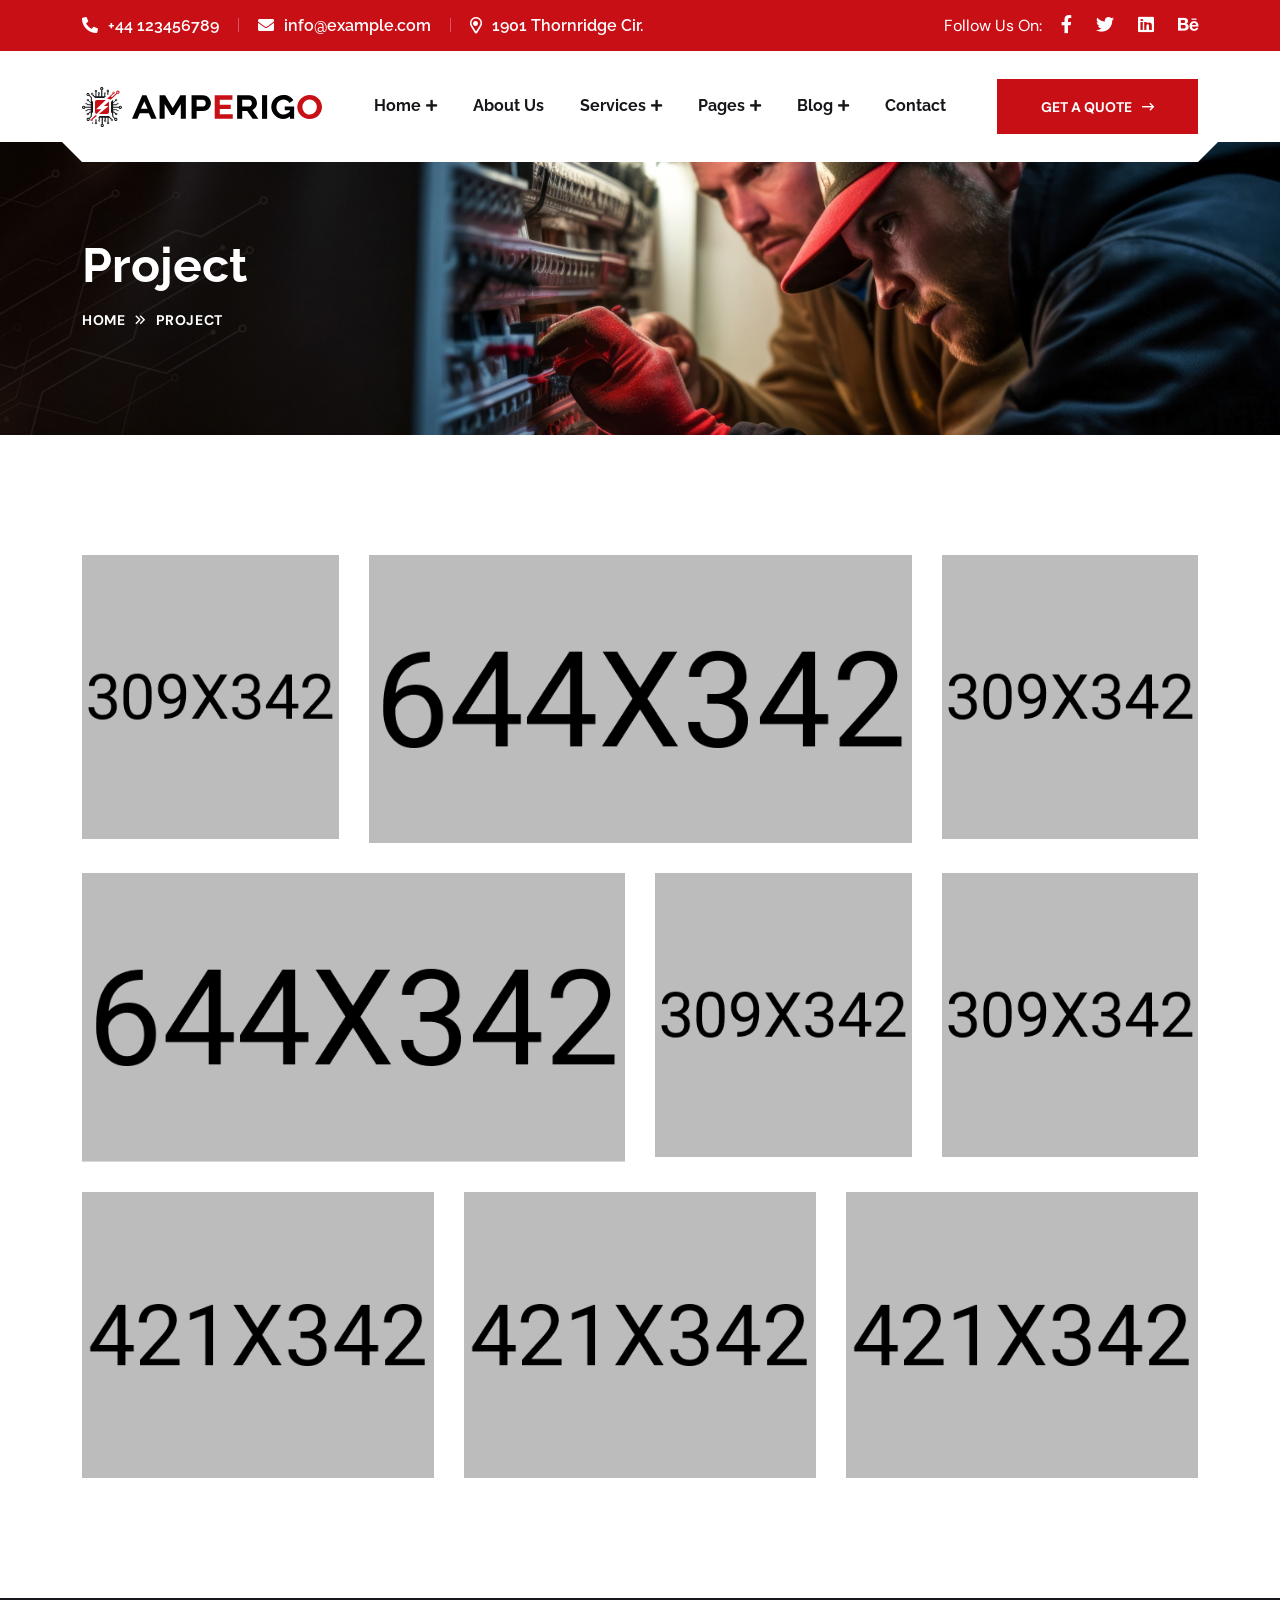
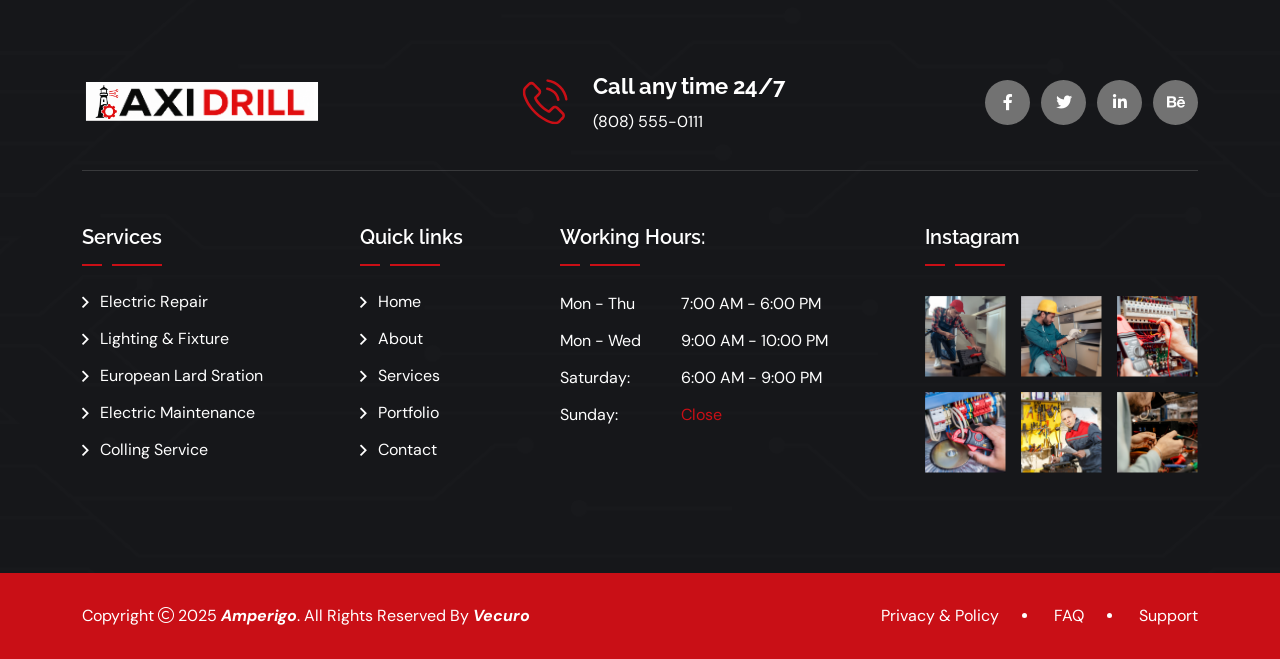
<file: project.html>
<!doctype html>
<html class="no-js" lang="zxx">

<head>
    <meta charset="utf-8">
    <meta http-equiv="x-ua-compatible" content="ie=edge">
    <title>Amperigo - Electrician & Repairing HTML Template - Project</title>
    <meta name="author" content="Vecuro">
    <meta name="description" content="Amperigo - Electrician & Repairing HTML Template">
    <meta name="keywords" content="Amperigo - Electrician & Repairing HTML Template">
    <meta name="robots" content="INDEX,FOLLOW">

    <!-- Mobile Specific Metas -->
    <meta name="viewport" content="width=device-width, initial-scale=1, shrink-to-fit=no">

    <!-- Favicons - Place favicon.ico in the root directory -->
    <link rel="shortcut icon" href="assets/img/favicon.ico" type="image/x-icon">
    <link rel="icon" href="assets/img/favicon.ico" type="image/x-icon">

    <!--==============================
	  Google Fonts
	============================== -->
    <link rel="preconnect" href="https://fonts.googleapis.com">
    <link rel="preconnect" href="https://fonts.gstatic.com" crossorigin>
    <link href="https://fonts.googleapis.com/css2?family=DM+Sans:ital,opsz,wght@0,9..40,100..1000;1,9..40,100..1000&family=Raleway:wght@100..900&display=swap" rel="stylesheet">


    <!--==============================
	    All CSS File
	============================== -->
    <!-- Bootstrap -->
    <link rel="stylesheet" href="assets/css/bootstrap.min.css">
    <!-- <link rel="stylesheet" href="assets/css/app.min.css"> -->
    <!-- Fontawesome Icon -->
    <link rel="stylesheet" href="assets/css/fontawesome.min.css">
    <!-- Layerslider -->
    <link rel="stylesheet" href="assets/css/layerslider.min.css">
    <!-- Magnific Popup -->
    <link rel="stylesheet" href="assets/css/magnific-popup.min.css">
    <!-- Slick Slider -->
    <link rel="stylesheet" href="assets/css/slick.min.css">
    <!-- News Ticker -->
    <link rel="stylesheet" href="assets/css/eocjs-newsticker.css">
    <!-- Theme Custom CSS -->
    <link rel="stylesheet" href="assets/css/style.css">

</head>

<body>


    <!--[if lte IE 9]>
    	<p class="browserupgrade">You are using an <strong>outdated</strong> browser. Please <a href="https://browsehappy.com/">upgrade your browser</a> to improve your experience and security.</p>
  <![endif]-->



    <!--********************************
   		Code Start From Here 
	******************************** -->




    <!--========================
    Sticky Header
========================-->
    <div class="sticky-header-wrap sticky-wrap sticky-header">
        <div class="sticky-active">
            <div class="container position-relative">
                <div class="row align-items-center">
                    <div class="col-5 col-md-3">
                        <div class="logo">
                            <a href="index.html">
                                <img src="assets/img/logo.svg" alt="logo">
                            </a>
                        </div>
                    </div>
                    <div class="col-7 col-md-9 text-end position-static">
                        <nav class="main-menu menu-sticky1 d-none d-lg-block">
                            <ul>
                                <li class="menu-item-has-children">
                                    <a href="index.html">Home</a>
                                    <ul class="sub-menu">
                                        <li><a href="index.html">Home Style 1</a></li>
                                        <li><a href="index-2.html">Home Style 2</a></li>
                                        <li><a href="index-3.html">Home Style 3</a></li>
                                    </ul>
                                </li>
                                <li>
                                    <a href="about.html">About Us</a>
                                </li>
                                <li class="menu-item-has-children">
                                    <a href="service.html">Services</a>
                                    <ul class="sub-menu">
                                        <li><a href="service.html">Services</a></li>
                                        <li><a href="service-details.html">Service Details</a></li>
                                    </ul>
                                </li>
                                <li class="menu-item-has-children mega-menu-wrap">
                                    <a href="#">Pages</a>
                                    <ul class="mega-menu">
                                        <li><a href="shop.html">Pagelist 1</a>
                                            <ul>
                                                <li><a href="index.html">Home Style 1</a></li>
                                                <li><a href="index-2.html">Home Style 2</a></li>
                                                <li><a href="index-3.html">Home Style 3</a></li>
                                                <li><a href="about.html">About Us</a></li>
                                            </ul>
                                        </li>
                                        <li><a href="#">Pagelist 2</a>
                                            <ul>
                                                <li><a href="service.html">Services</a></li>
                                                <li><a href="service-details.html">Service Details</a></li>
                                                <li><a href="team.html">Team</a></li>
                                                <li><a href="team-details.html">Team Details</a></li>
                                            </ul>
                                        </li>
                                        <li><a href="#">Pagelist 3</a>
                                            <ul>
                                                <li><a href="price.html">Pricing Plans</a></li>
                                                <li><a href="blog-grid.html">Blog Grid</a></li>
                                                <li><a href="blog.html">Blog Standard</a></li>
                                                <li><a href="blog-details.html">Blog Details</a></li>
                                            </ul>
                                        </li>
                                        <li><a href="#">Pagelist 4</a>
                                            <ul>
                                                <li><a href="faq.html">FAQ Page</a></li>
                                                <li><a href="project.html">Project</a></li>
                                                <li><a href="project-details.html">Project Details</a></li>
                                                <li><a href="contact.html">Contact Us</a></li>
                                                <li><a href="error.html">Error Page</a></li>
                                            </ul>
                                        </li>
                                    </ul>
                                </li>
                                <li class="menu-item-has-children">
                                    <a href="blog.html">Blog</a>
                                    <ul class="sub-menu">
                                        <li><a href="blog-grid.html">Blog Grid</a></li>
                                        <li><a href="blog.html">Blog Standard</a></li>
                                        <li><a href="blog-details.html">Blog Details</a></li>
                                    </ul>
                                </li>
                                <li>
                                    <a href="contact.html">Contact</a>
                                </li>
                            </ul>
                        </nav>
                        <button class="vs-menu-toggle d-inline-block d-lg-none"><i class="far fa-bars"></i></button>
                    </div>
                </div>
            </div>
        </div>
    </div><!--==============================
     Preloader
  ==============================-->
    <div class="preloader  ">
        <button class="vs-btn preloaderCls">Cancel Preloader </button>
        <div class="preloader-inner">
            <div class="loader"></div>
        </div>
    </div><!--==============================
    Mobile Menu
  ============================== -->
    <div class="vs-menu-wrapper">
        <div class="vs-menu-area text-center">
            <button class="vs-menu-toggle"><i class="fal fa-times"></i></button>
            <div class="mobile-logo">
                <a href="index.html"><img src="assets/img/logo.svg" alt="Amperigo"></a>
            </div>
            <div class="vs-mobile-menu">
                <ul>
                    <li class="menu-item-has-children">
                        <a href="index.html">Home</a>
                        <ul class="sub-menu">
                            <li><a href="index.html">Home Style 1</a></li>
                            <li><a href="index-2.html">Home Style 2</a></li>
                            <li><a href="index-3.html">Home Style 3</a></li>
                        </ul>
                    </li>
                    <li>
                        <a href="about.html">About Us</a>
                    </li>
                    <li class="menu-item-has-children">
                        <a href="service.html">Services</a>
                        <ul class="sub-menu">
                            <li><a href="service.html">Services</a></li>
                            <li><a href="service-details.html">Service Details</a></li>
                        </ul>
                    </li>
                    <li class="menu-item-has-children">
                        <a href="team.html">Team</a>
                        <ul class="sub-menu">
                            <li><a href="team.html">Team</a></li>
                            <li><a href="team-details.html">Team Details</a></li>
                        </ul>
                    </li>
                    <li class="menu-item-has-children">
                        <a href="#">Pages</a>
                        <ul class="sub-menu">
                            <li><a href="price-plan.html">Pricing Plans</a></li>
                            <li><a href="blog-grid.html">Blog Grid</a></li>
                            <li><a href="blog.html">Blog Standard</a></li>
                            <li><a href="blog-details.html">Blog Details</a></li>
                            <li><a href="faq.html">FAQ Page</a></li>
                            <li><a href="project.html">Project</a></li>
                            <li><a href="project-details.html">Project Details</a></li>
                            <li><a href="error.html">Error Page</a></li>
                        </ul>
                    </li>
                    <li>
                        <a href="contact.html">Contact Us</a>
                    </li>
                </ul>
            </div>
        </div>
    </div><!--==============================
    Header Area
    ==============================-->
    <header class="vs-header header-layout2">
        <div class="header-top">
            <div class="container">
                <div class="row align-items-center justify-content-between">
                    <div class="col-md-auto text-center text-md-start">
                        <div class="header-links">
                            <ul>
                                <li><i class="fas fa-phone-alt"></i><a href="tel:+44123456789">+44 123456789</a></li>
                                <li><i class="fas fa-envelope"></i><a href="mailto:info@example.com">info@example.com</a></li>
                                <li class="d-none d-md-inline-block"><i class="far fa-map-marker-alt"></i>1901 Thornridge Cir.</li>
                            </ul>
                        </div>
                    </div>
                    <div class="col-auto d-none d-md-block">
                        <div class="social-style2">
                            <span class="social-title">Follow Us On:</span>
                            <a href="https://www.facebook.com/"><i class="fab fa-facebook-f"></i></a>
                            <a href="https://x.com/"><i class="fab fa-twitter"></i></a>
                            <a href="https://www.linkedin.com/"><i class="fab fa-linkedin"></i></a>
                            <a href="https://www.behance.net/"><i class="fab fa-behance"></i></a>
                        </div>
                    </div>
                </div>
            </div>
        </div>
        <div class="header-middle">
            <div class="container">
                <div class="menu-area">
                    <div class="row justify-content-between align-items-center">
                        <div class="col-auto">
                            <div class="header-logo">
                                <a href="index.html">
                                    <img src="assets/img/logo.svg" alt="logo">
                                </a>
                            </div>
                        </div>
                        <div class="col text-end text-xl-center">
                            <nav class="main-menu menu-style1 d-none d-lg-block">
                                <ul>
                                    <li class="menu-item-has-children">
                                        <a href="index.html">Home</a>
                                        <ul class="sub-menu">
                                            <li><a href="index.html">Home Style 1</a></li>
                                            <li><a href="index-2.html">Home Style 2</a></li>
                                            <li><a href="index-3.html">Home Style 3</a></li>
                                        </ul>
                                    </li>
                                    <li>
                                        <a href="about.html">About Us</a>
                                    </li>
                                    <li class="menu-item-has-children">
                                        <a href="service.html">Services</a>
                                        <ul class="sub-menu">
                                            <li><a href="service.html">Services</a></li>
                                            <li><a href="service-details.html">Service Details</a></li>
                                        </ul>
                                    </li>
                                    <li class="menu-item-has-children mega-menu-wrap">
                                        <a href="#">Pages</a>
                                        <ul class="mega-menu">
                                            <li><a href="shop.html">Pagelist 1</a>
                                                <ul>
                                                    <li><a href="index.html">Home Style 1</a></li>
                                                    <li><a href="index-2.html">Home Style 2</a></li>
                                                    <li><a href="index-3.html">Home Style 3</a></li>
                                                    <li><a href="about.html">About Us</a></li>
                                                </ul>
                                            </li>
                                            <li><a href="#">Pagelist 2</a>
                                                <ul>
                                                    <li><a href="service.html">Services</a></li>
                                                    <li><a href="service-details.html">Service Details</a></li>
                                                    <li><a href="team.html">Team</a></li>
                                                    <li><a href="team-details.html">Team Details</a></li>
                                                </ul>
                                            </li>
                                            <li><a href="#">Pagelist 3</a>
                                                <ul>
                                                    <li><a href="price.html">Pricing Plans</a></li>
                                                    <li><a href="blog-grid.html">Blog Grid</a></li>
                                                    <li><a href="blog.html">Blog Standard</a></li>
                                                    <li><a href="blog-details.html">Blog Details</a></li>
                                                </ul>
                                            </li>
                                            <li><a href="#">Pagelist 4</a>
                                                <ul>
                                                    <li><a href="faq.html">FAQ Page</a></li>
                                                    <li><a href="project.html">Project</a></li>
                                                    <li><a href="project-details.html">Project Details</a></li>
                                                    <li><a href="contact.html">Contact Us</a></li>
                                                    <li><a href="error.html">Error Page</a></li>
                                                </ul>
                                            </li>
                                        </ul>
                                    </li>
                                    <li class="menu-item-has-children">
                                        <a href="blog.html">Blog</a>
                                        <ul class="sub-menu">
                                            <li><a href="blog-grid.html">Blog Grid</a></li>
                                            <li><a href="blog.html">Blog Standard</a></li>
                                            <li><a href="blog-details.html">Blog Details</a></li>
                                        </ul>
                                    </li>
                                    <li>
                                        <a href="contact.html">Contact</a>
                                    </li>
                                </ul>
                            </nav>
                            <button class="vs-menu-toggle d-lg-none"><i class="fal fa-bars"></i></button>
                        </div>
                        <div class="col-auto d-none d-xl-block">
                            <div class="header-btn">
                                <a href="contact.html" class="vs-btn">get a quote<i class="far fa-long-arrow-right"></i></a>
                            </div>
                        </div>
                    </div>
                </div>
            </div>
        </div>
    </header><!--==============================
    Breadcumb
============================== -->
    <div class="breadcumb-wrapper " data-bg-src="assets/img/breadcumb/breadcumb-bg.jpg">
        <div class="container z-index-common">
            <div class="breadcumb-content">
                <h1 class="breadcumb-title">Project</h1>
            </div>
            <div class="breadcumb-menu-wrap">
                <ul class="breadcumb-menu">
                    <li><a href="index.html">Home</a></li>
                    <li>Project</li>
                </ul>
            </div>
        </div>
    </div><!--==============================
    Gallery Area
    ==============================-->
    <section class="position-relative space-top space-extra-bottom">
        <div class="container">
            <div class="row">
                <div class="col-lg-4 col-xl-3">
                    <div class="gallery-style1 layout2">
                        <div class="gallery-img"><a href="project-details.html"><img src="assets/img/gallery/gal-5-1.png" alt="gallery"></a></div>
                        <div class="gallery-content">
                            <span class="gallery-label">Repair Services</span>
                            <h3 class="gallery-title h5"><a href="project-details.html" class="text-inherit">Replacement</a></h3>
                        </div>
                    </div>
                </div>
                <div class="col-lg-8 col-xl-6">
                    <div class="gallery-style1 layout2">
                        <div class="gallery-img"><a href="project-details.html"><img src="assets/img/gallery/gal-5-2.png" alt="gallery"></a></div>
                        <div class="gallery-content">
                            <span class="gallery-label">Repair Services</span>
                            <h3 class="gallery-title h5"><a href="project-details.html" class="text-inherit">Lighting Installation</a></h3>
                        </div>
                    </div>
                </div>
                <div class="col-lg-4 col-xl-3">
                    <div class="gallery-style1 layout2">
                        <div class="gallery-img"><a href="project-details.html"><img src="assets/img/gallery/gal-5-3.png" alt="gallery"></a></div>
                        <div class="gallery-content">
                            <span class="gallery-label">Repair Services</span>
                            <h3 class="gallery-title h5"><a href="project-details.html" class="text-inherit">Inspection</a></h3>
                        </div>
                    </div>
                </div>
                <div class="col-lg-8 col-xl-6">
                    <div class="gallery-style1 layout2">
                        <div class="gallery-img"><a href="project-details.html"><img src="assets/img/gallery/gal-5-4.png" alt="gallery"></a></div>
                        <div class="gallery-content">
                            <span class="gallery-label">Safety Solutions</span>
                            <h3 class="gallery-title h5"><a href="project-details.html" class="text-inherit">Circuit Breaker Replacement</a></h3>
                        </div>
                    </div>
                </div>
                <div class="col-lg-6 col-xl-3">
                    <div class="gallery-style1 layout2">
                        <div class="gallery-img"><a href="project-details.html"><img src="assets/img/gallery/gal-5-5.png" alt="gallery"></a></div>
                        <div class="gallery-content">
                            <span class="gallery-label">24/7 Support</span>
                            <h3 class="gallery-title h5"><a href="project-details.html" class="text-inherit">Smart Home</a></h3>
                        </div>
                    </div>
                </div>
                <div class="col-lg-6 col-xl-3">
                    <div class="gallery-style1 layout2">
                        <div class="gallery-img"><a href="project-details.html"><img src="assets/img/gallery/gal-5-6.png" alt="gallery"></a></div>
                        <div class="gallery-content">
                            <span class="gallery-label">Modern Installations</span>
                            <h3 class="gallery-title h5"><a href="project-details.html" class="text-inherit">Protection Setup</a></h3>
                        </div>
                    </div>
                </div>
                <div class="col-lg-6 col-xl-4">
                    <div class="gallery-style1 layout2">
                        <div class="gallery-img"><a href="project-details.html"><img src="assets/img/gallery/gal-5-7.png" alt="gallery"></a></div>
                        <div class="gallery-content">
                            <span class="gallery-label">Repair Services</span>
                            <h3 class="gallery-title h5"><a href="project-details.html" class="text-inherit">Wiring Inspection</a></h3>
                        </div>
                    </div>
                </div>
                <div class="col-lg-6 col-xl-4">
                    <div class="gallery-style1 layout2">
                        <div class="gallery-img"><a href="project-details.html"><img src="assets/img/gallery/gal-5-8.png" alt="gallery"></a></div>
                        <div class="gallery-content">
                            <span class="gallery-label">Audit</span>
                            <h3 class="gallery-title h5"><a href="project-details.html" class="text-inherit">Efficiency</a></h3>
                        </div>
                    </div>
                </div>
                <div class="col-lg-6 col-xl-4">
                    <div class="gallery-style1 layout2">
                        <div class="gallery-img"><a href="project-details.html"><img src="assets/img/gallery/gal-5-9.png" alt="gallery"></a></div>
                        <div class="gallery-content">
                            <span class="gallery-label">Appliance Wiring</span>
                            <h3 class="gallery-title h5"><a href="project-details.html" class="text-inherit">Safe Connections</a></h3>
                        </div>
                    </div>
                </div>
            </div>
        </div>
    </section><!--==============================
			Footer Area
	==============================-->
    <footer class="footer-wrapper footer-layout1 bg-title" data-bg-src="assets/img/bg/footer-bg-1-1.png">
        <div class="container">
            <div class="footer-top">
                <div class="row align-items-center justify-content-center justify-content-md-between text-center text-md-start gy-4">
                    <div class="col-md-4 col-lg-auto">
                        <a href="index.html"><img src="assets/img/logo-red-white.svg" alt="logo"></a>
                    </div>
                    <div class="col-auto">
                        <div class="media-style2">
                            <div class="media-icon"><img src="assets/img/call-i.svg" alt="call icon"></div>
                            <div class="media-body">
                                <p class="media-title">Call any time 24/7</p>
                                <p class="media-text"><a href="tel:8085550111" class="text-reset">(808) 555-0111</a></p>
                            </div>
                        </div>
                    </div>
                    <div class="col-md-auto">
                        <div class="social-style1">
                            <a href="https://www.facebook.com/"><i class="fab fa-facebook-f"></i></a>
                            <a href="https://x.com/"><i class="fab fa-twitter"></i></a>
                            <a href="https://www.linkedin.com/"><i class="fab fa-linkedin-in"></i></a>
                            <a href="https://www.behance.net/"><i class="fab fa-behance"></i></a>
                        </div>
                    </div>
                </div>
            </div>
        </div>
        <div class="widget-area">
            <div class="container">
                <div class="row justify-content-xl-between">

                    <div class="col-md-6 col-xl-auto">
                        <div class="widget widget_nav_menu  footer-widget">
                            <h3 class="widget_title">Services</h3>
                            <div class="menu-all-pages-container footer-menu">
                                <ul class="menu">
                                    <li><a href="service-details.html">Electric Repair</a></li>
                                    <li><a href="service-details.html">Lighting & Fixture</a></li>
                                    <li><a href="service-details.html">European Lard Sration</a></li>
                                    <li><a href="service-details.html">Electric Maintenance</a></li>
                                    <li><a href="service-details.html">Colling Service</a></li>
                                </ul>
                            </div>
                        </div>
                    </div>

                    <div class="col-md-6 col-xl-auto">
                        <div class="widget widget_pages  footer-widget">
                            <h3 class="widget_title">Quick links</h3>
                            <ul>
                                <li><a href="index.html">Home</a></li>
                                <li><a href="about.html">About</a></li>
                                <li><a href="services.html">Services</a></li>
                                <li><a href="gallery.html">Portfolio</a></li>
                                <li><a href="contact.html">Contact</a></li>
                            </ul>
                        </div>
                    </div>

                    <div class="col-md-6 col-xl-auto">
                        <div class="widget  footer-widget">
                            <h3 class="widget_title">Working Hours:</h3>
                            <div class="footer-table">
                                <table>
                                    <tr>
                                        <td>Mon - Thu</td>
                                        <td>7:00 AM - 6:00 PM</td>
                                    </tr>
                                    <tr>
                                        <td>Mon - Wed</td>
                                        <td>9:00 AM - 10:00 PM</td>
                                    </tr>
                                    <tr>
                                        <td>Saturday:</td>
                                        <td>6:00 AM - 9:00 PM</td>
                                    </tr>
                                    <tr>
                                        <td>Sunday:</td>
                                        <td><span class="text-theme">Close</span></td>
                                    </tr>
                                </table>
                            </div>
                        </div>
                    </div>

                    <div class="col-md-6 col-lg-4 col-xl-auto">
                        <div class="widget footer-widget">
                            <h4 class="widget_title">Instagram</h4>
                            <div class="sidebar-gallery">
                                <div class="gallery-thumb">
                                    <a href="project-details.html"><img src="assets/img/gallery/gal-1-1.png" alt="Gallery Image" class="w-100"></a>
                                </div>
                                <div class="gallery-thumb">
                                    <a href="project-details.html"><img src="assets/img/gallery/gal-1-2.png" alt="Gallery Image" class="w-100"></a>
                                </div>
                                <div class="gallery-thumb">
                                    <a href="project-details.html"><img src="assets/img/gallery/gal-1-3.png" alt="Gallery Image" class="w-100"></a>
                                </div>
                                <div class="gallery-thumb">
                                    <a href="project-details.html"><img src="assets/img/gallery/gal-1-4.png" alt="Gallery Image" class="w-100"></a>
                                </div>
                                <div class="gallery-thumb">
                                    <a href="project-details.html"><img src="assets/img/gallery/gal-1-5.png" alt="Gallery Image" class="w-100"></a>
                                </div>
                                <div class="gallery-thumb">
                                    <a href="project-details.html"><img src="assets/img/gallery/gal-1-6.png" alt="Gallery Image" class="w-100"></a>
                                </div>
                            </div>
                        </div>
                    </div>
                </div>
            </div>
        </div>
        <div class="copyright-wrap">
            <div class="container">
                <div class="row align-items-center justify-content-between text-center text-md-start gy-2 flex-row-reverse">
                    <div class="col-md-auto">
                        <div class="copyright-menu">
                            <ul>
                                <li><a href="error.html">Privacy & Policy</a></li>
                                <li><a href="faq.html">FAQ</a></li>
                                <li><a href="contact.html">Support</a></li>
                            </ul>
                        </div>
                    </div>
                    <div class="col-md-auto">
                        <p class="copyright-text">Copyright <i class="fal fa-copyright"></i> 2025 <a href="index.html">Amperigo</a>. All Rights Reserved By <a href="https://themeforest.net/user/vecuro_themes">Vecuro</a></p>
                    </div>
                </div>
            </div>
        </div>
    </footer> <!-- Scroll To Top -->
    <a href="#" class="scrollToTop scroll-btn"><i class="far fa-arrow-up"></i></a>

    <!--********************************
			Code End  Here 
	******************************** -->

    <!--==============================
        All Js File
    ============================== -->
    <!-- Jquery -->
    <script src="assets/js/vendor/jquery-3.6.0.min.js"></script>
    <!-- Slick Slider -->
    <script src="assets/js/slick.min.js"></script>
    <!-- <script src="assets/js/app.min.js"></script> -->
    <!-- Layerslider -->
    <script src="assets/js/layerslider.utils.js"></script>
    <script src="assets/js/layerslider.transitions.js"></script>
    <script src="assets/js/layerslider.kreaturamedia.jquery.js"></script>
    <!-- Bootstrap -->
    <script src="assets/js/bootstrap.min.js"></script>
    <!-- Magnific Popup -->
    <script src="assets/js/jquery.magnific-popup.min.js"></script>
    <!-- News Ticker -->
    <script src="assets/js/eocjs-newsticker.js"></script>
    <!-- Isotope Filter -->
    <script src="assets/js/imagesloaded.pkgd.min.js"></script>
    <script src="assets/js/isotope.pkgd.min.js"></script>
    <!-- Main Js File -->
    <script src="assets/js/main.js"></script>


</body>

</html>
</file>
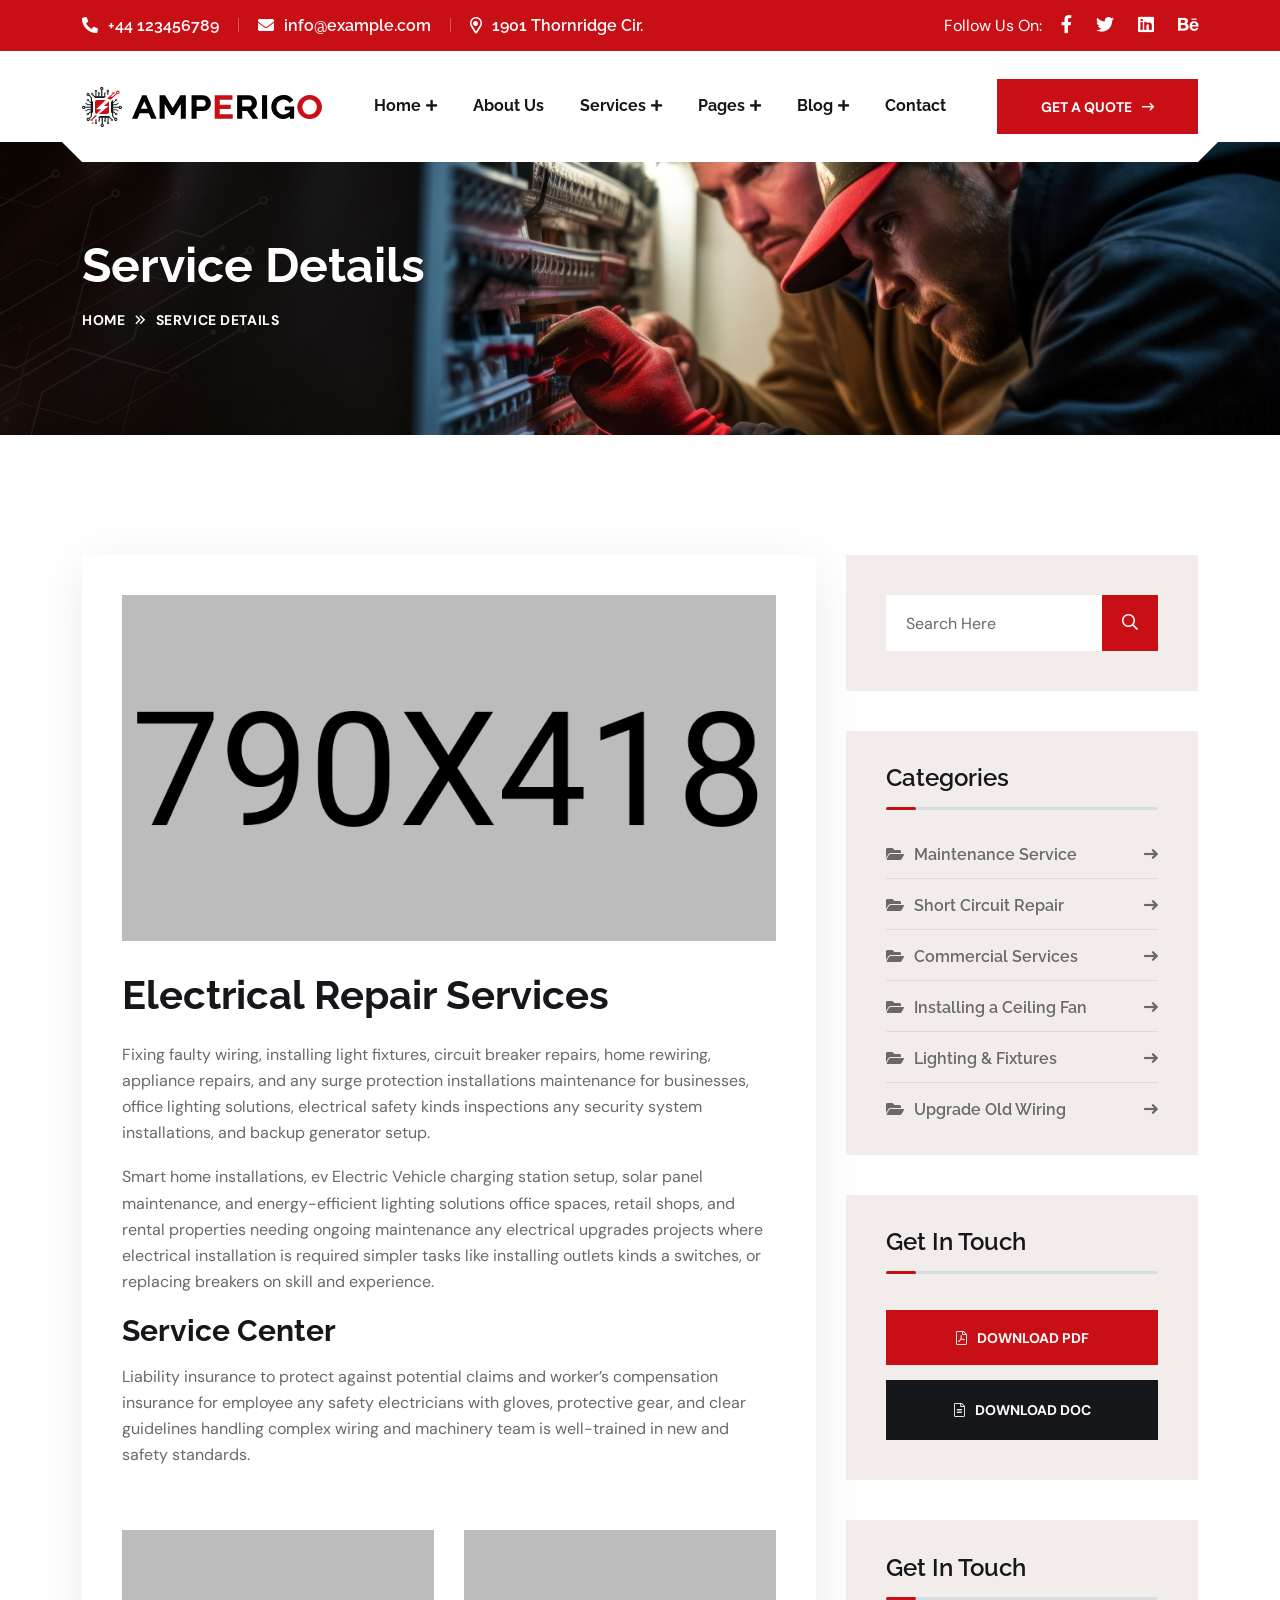
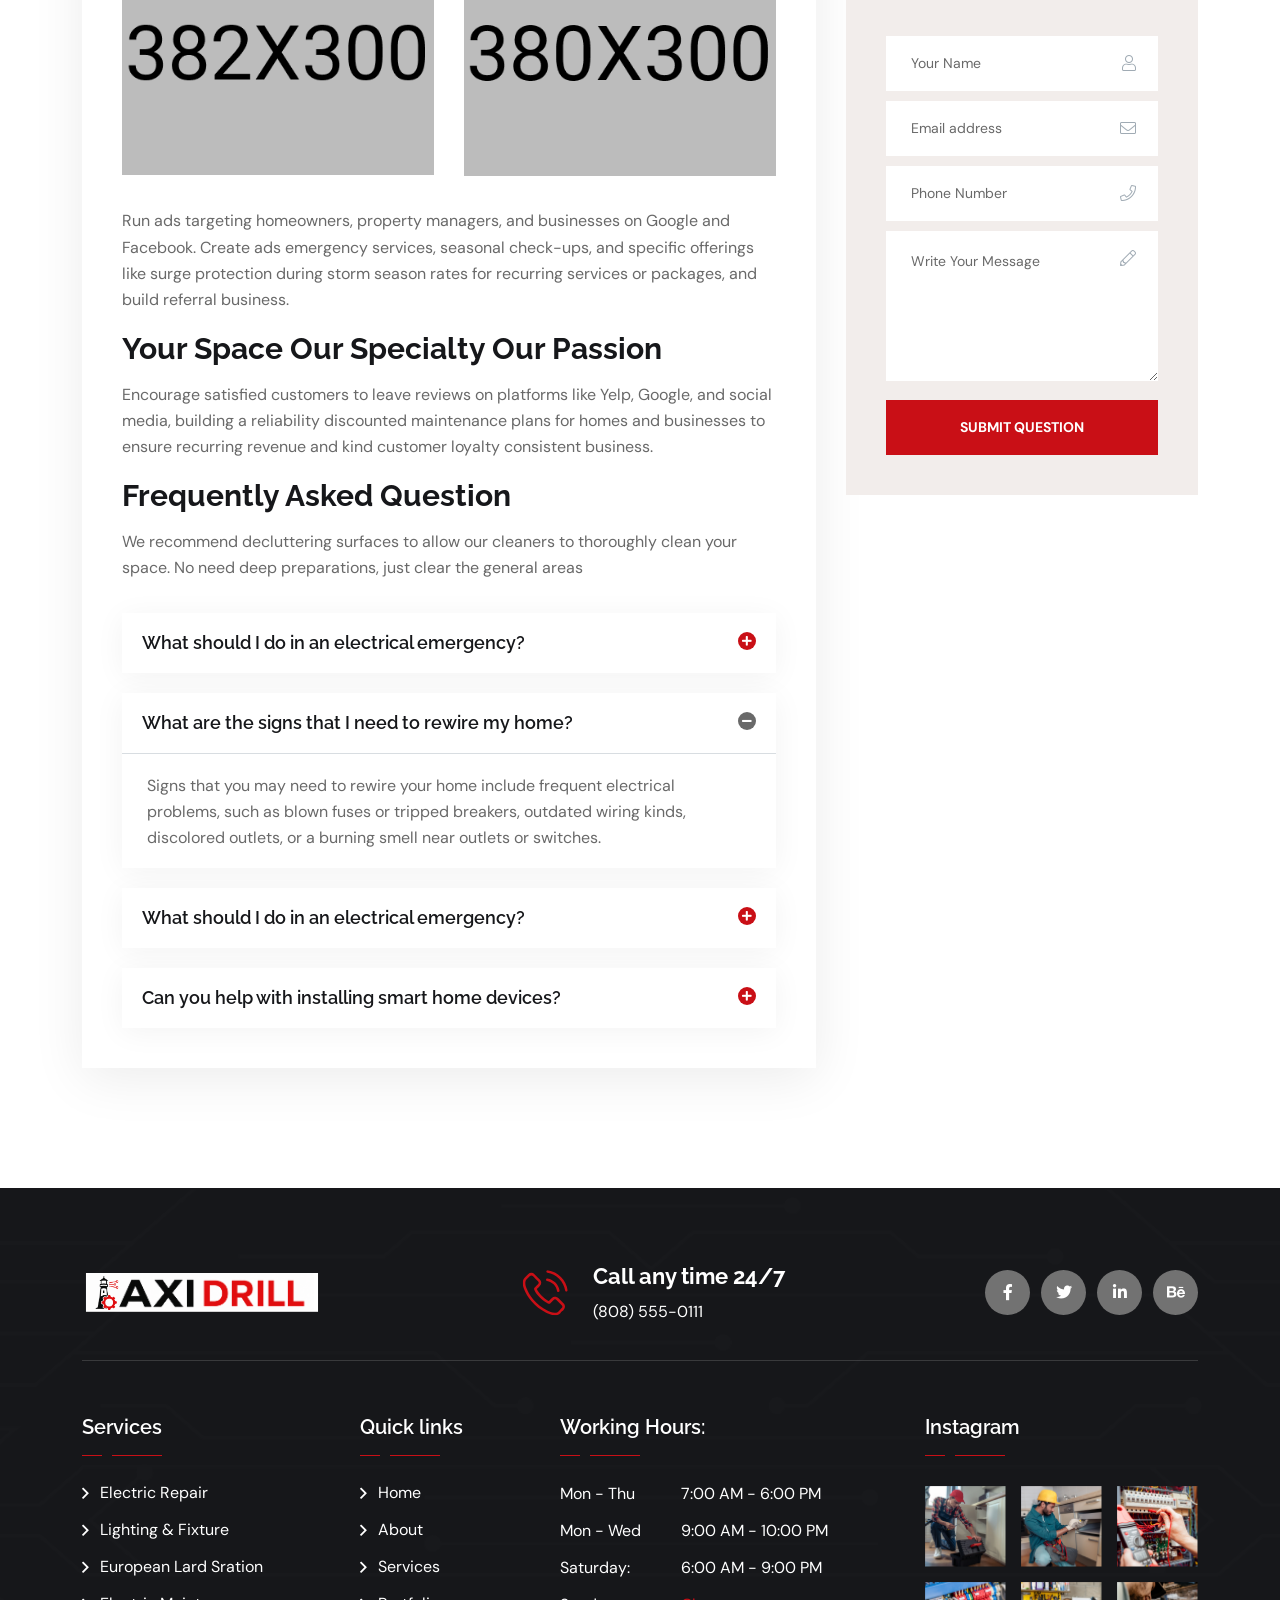
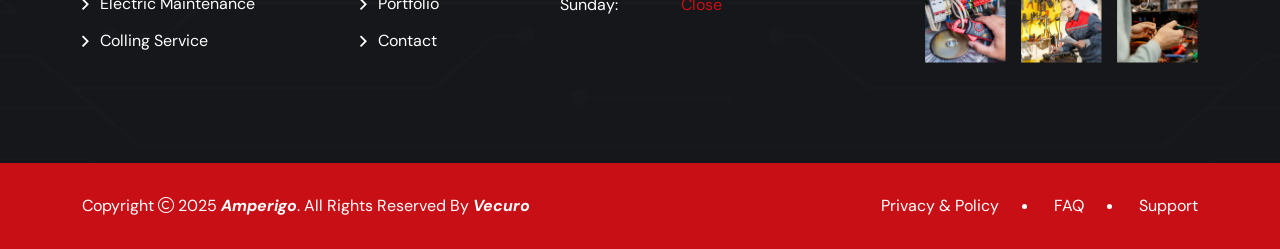
<file: service-details.html>
<!doctype html>
<html class="no-js" lang="zxx">

<head>
    <meta charset="utf-8">
    <meta http-equiv="x-ua-compatible" content="ie=edge">
    <title>Amperigo - Electrician & Repairing HTML Template - Service Details</title>
    <meta name="author" content="Vecuro">
    <meta name="description" content="Amperigo - Electrician & Repairing HTML Template">
    <meta name="keywords" content="Amperigo - Electrician & Repairing HTML Template">
    <meta name="robots" content="INDEX,FOLLOW">

    <!-- Mobile Specific Metas -->
    <meta name="viewport" content="width=device-width, initial-scale=1, shrink-to-fit=no">

    <!-- Favicons - Place favicon.ico in the root directory -->
    <link rel="shortcut icon" href="assets/img/favicon.ico" type="image/x-icon">
    <link rel="icon" href="assets/img/favicon.ico" type="image/x-icon">

    <!--==============================
	  Google Fonts
	============================== -->
    <link rel="preconnect" href="https://fonts.googleapis.com">
    <link rel="preconnect" href="https://fonts.gstatic.com" crossorigin>
    <link href="https://fonts.googleapis.com/css2?family=DM+Sans:ital,opsz,wght@0,9..40,100..1000;1,9..40,100..1000&family=Raleway:wght@100..900&display=swap" rel="stylesheet">


    <!--==============================
	    All CSS File
	============================== -->
    <!-- Bootstrap -->
    <link rel="stylesheet" href="assets/css/bootstrap.min.css">
    <!-- <link rel="stylesheet" href="assets/css/app.min.css"> -->
    <!-- Fontawesome Icon -->
    <link rel="stylesheet" href="assets/css/fontawesome.min.css">
    <!-- Layerslider -->
    <link rel="stylesheet" href="assets/css/layerslider.min.css">
    <!-- Magnific Popup -->
    <link rel="stylesheet" href="assets/css/magnific-popup.min.css">
    <!-- Slick Slider -->
    <link rel="stylesheet" href="assets/css/slick.min.css">
    <!-- News Ticker -->
    <link rel="stylesheet" href="assets/css/eocjs-newsticker.css">
    <!-- Theme Custom CSS -->
    <link rel="stylesheet" href="assets/css/style.css">

</head>

<body>


    <!--[if lte IE 9]>
    	<p class="browserupgrade">You are using an <strong>outdated</strong> browser. Please <a href="https://browsehappy.com/">upgrade your browser</a> to improve your experience and security.</p>
  <![endif]-->



    <!--********************************
   		Code Start From Here 
	******************************** -->




    <!--========================
    Sticky Header
========================-->
    <div class="sticky-header-wrap sticky-wrap sticky-header">
        <div class="sticky-active">
            <div class="container position-relative">
                <div class="row align-items-center">
                    <div class="col-5 col-md-3">
                        <div class="logo">
                            <a href="index.html">
                                <img src="assets/img/logo.svg" alt="logo">
                            </a>
                        </div>
                    </div>
                    <div class="col-7 col-md-9 text-end position-static">
                        <nav class="main-menu menu-sticky1 d-none d-lg-block">
                            <ul>
                                <li class="menu-item-has-children">
                                    <a href="index.html">Home</a>
                                    <ul class="sub-menu">
                                        <li><a href="index.html">Home Style 1</a></li>
                                        <li><a href="index-2.html">Home Style 2</a></li>
                                        <li><a href="index-3.html">Home Style 3</a></li>
                                    </ul>
                                </li>
                                <li>
                                    <a href="about.html">About Us</a>
                                </li>
                                <li class="menu-item-has-children">
                                    <a href="service.html">Services</a>
                                    <ul class="sub-menu">
                                        <li><a href="service.html">Services</a></li>
                                        <li><a href="service-details.html">Service Details</a></li>
                                    </ul>
                                </li>
                                <li class="menu-item-has-children mega-menu-wrap">
                                    <a href="#">Pages</a>
                                    <ul class="mega-menu">
                                        <li><a href="shop.html">Pagelist 1</a>
                                            <ul>
                                                <li><a href="index.html">Home Style 1</a></li>
                                                <li><a href="index-2.html">Home Style 2</a></li>
                                                <li><a href="index-3.html">Home Style 3</a></li>
                                                <li><a href="about.html">About Us</a></li>
                                            </ul>
                                        </li>
                                        <li><a href="#">Pagelist 2</a>
                                            <ul>
                                                <li><a href="service.html">Services</a></li>
                                                <li><a href="service-details.html">Service Details</a></li>
                                                <li><a href="team.html">Team</a></li>
                                                <li><a href="team-details.html">Team Details</a></li>
                                            </ul>
                                        </li>
                                        <li><a href="#">Pagelist 3</a>
                                            <ul>
                                                <li><a href="price.html">Pricing Plans</a></li>
                                                <li><a href="blog-grid.html">Blog Grid</a></li>
                                                <li><a href="blog.html">Blog Standard</a></li>
                                                <li><a href="blog-details.html">Blog Details</a></li>
                                            </ul>
                                        </li>
                                        <li><a href="#">Pagelist 4</a>
                                            <ul>
                                                <li><a href="faq.html">FAQ Page</a></li>
                                                <li><a href="project.html">Project</a></li>
                                                <li><a href="project-details.html">Project Details</a></li>
                                                <li><a href="contact.html">Contact Us</a></li>
                                                <li><a href="error.html">Error Page</a></li>
                                            </ul>
                                        </li>
                                    </ul>
                                </li>
                                <li class="menu-item-has-children">
                                    <a href="blog.html">Blog</a>
                                    <ul class="sub-menu">
                                        <li><a href="blog-grid.html">Blog Grid</a></li>
                                        <li><a href="blog.html">Blog Standard</a></li>
                                        <li><a href="blog-details.html">Blog Details</a></li>
                                    </ul>
                                </li>
                                <li>
                                    <a href="contact.html">Contact</a>
                                </li>
                            </ul>
                        </nav>
                        <button class="vs-menu-toggle d-inline-block d-lg-none"><i class="far fa-bars"></i></button>
                    </div>
                </div>
            </div>
        </div>
    </div><!--==============================
     Preloader
  ==============================-->
    <div class="preloader  ">
        <button class="vs-btn preloaderCls">Cancel Preloader </button>
        <div class="preloader-inner">
            <div class="loader"></div>
        </div>
    </div><!--==============================
    Mobile Menu
  ============================== -->
    <div class="vs-menu-wrapper">
        <div class="vs-menu-area text-center">
            <button class="vs-menu-toggle"><i class="fal fa-times"></i></button>
            <div class="mobile-logo">
                <a href="index.html"><img src="assets/img/logo.svg" alt="Amperigo"></a>
            </div>
            <div class="vs-mobile-menu">
                <ul>
                    <li class="menu-item-has-children">
                        <a href="index.html">Home</a>
                        <ul class="sub-menu">
                            <li><a href="index.html">Home Style 1</a></li>
                            <li><a href="index-2.html">Home Style 2</a></li>
                            <li><a href="index-3.html">Home Style 3</a></li>
                        </ul>
                    </li>
                    <li>
                        <a href="about.html">About Us</a>
                    </li>
                    <li class="menu-item-has-children">
                        <a href="service.html">Services</a>
                        <ul class="sub-menu">
                            <li><a href="service.html">Services</a></li>
                            <li><a href="service-details.html">Service Details</a></li>
                        </ul>
                    </li>
                    <li class="menu-item-has-children">
                        <a href="team.html">Team</a>
                        <ul class="sub-menu">
                            <li><a href="team.html">Team</a></li>
                            <li><a href="team-details.html">Team Details</a></li>
                        </ul>
                    </li>
                    <li class="menu-item-has-children">
                        <a href="#">Pages</a>
                        <ul class="sub-menu">
                            <li><a href="price-plan.html">Pricing Plans</a></li>
                            <li><a href="blog-grid.html">Blog Grid</a></li>
                            <li><a href="blog.html">Blog Standard</a></li>
                            <li><a href="blog-details.html">Blog Details</a></li>
                            <li><a href="faq.html">FAQ Page</a></li>
                            <li><a href="project.html">Project</a></li>
                            <li><a href="project-details.html">Project Details</a></li>
                            <li><a href="error.html">Error Page</a></li>
                        </ul>
                    </li>
                    <li>
                        <a href="contact.html">Contact Us</a>
                    </li>
                </ul>
            </div>
        </div>
    </div><!--==============================
    Header Area
    ==============================-->
    <header class="vs-header header-layout2">
        <div class="header-top">
            <div class="container">
                <div class="row align-items-center justify-content-between">
                    <div class="col-md-auto text-center text-md-start">
                        <div class="header-links">
                            <ul>
                                <li><i class="fas fa-phone-alt"></i><a href="tel:+44123456789">+44 123456789</a></li>
                                <li><i class="fas fa-envelope"></i><a href="mailto:info@example.com">info@example.com</a></li>
                                <li class="d-none d-md-inline-block"><i class="far fa-map-marker-alt"></i>1901 Thornridge Cir.</li>
                            </ul>
                        </div>
                    </div>
                    <div class="col-auto d-none d-md-block">
                        <div class="social-style2">
                            <span class="social-title">Follow Us On:</span>
                            <a href="https://www.facebook.com/"><i class="fab fa-facebook-f"></i></a>
                            <a href="https://x.com/"><i class="fab fa-twitter"></i></a>
                            <a href="https://www.linkedin.com/"><i class="fab fa-linkedin"></i></a>
                            <a href="https://www.behance.net/"><i class="fab fa-behance"></i></a>
                        </div>
                    </div>
                </div>
            </div>
        </div>
        <div class="header-middle">
            <div class="container">
                <div class="menu-area">
                    <div class="row justify-content-between align-items-center">
                        <div class="col-auto">
                            <div class="header-logo">
                                <a href="index.html">
                                    <img src="assets/img/logo.svg" alt="logo">
                                </a>
                            </div>
                        </div>
                        <div class="col text-end text-xl-center">
                            <nav class="main-menu menu-style1 d-none d-lg-block">
                                <ul>
                                    <li class="menu-item-has-children">
                                        <a href="index.html">Home</a>
                                        <ul class="sub-menu">
                                            <li><a href="index.html">Home Style 1</a></li>
                                            <li><a href="index-2.html">Home Style 2</a></li>
                                            <li><a href="index-3.html">Home Style 3</a></li>
                                        </ul>
                                    </li>
                                    <li>
                                        <a href="about.html">About Us</a>
                                    </li>
                                    <li class="menu-item-has-children">
                                        <a href="service.html">Services</a>
                                        <ul class="sub-menu">
                                            <li><a href="service.html">Services</a></li>
                                            <li><a href="service-details.html">Service Details</a></li>
                                        </ul>
                                    </li>
                                    <li class="menu-item-has-children mega-menu-wrap">
                                        <a href="#">Pages</a>
                                        <ul class="mega-menu">
                                            <li><a href="shop.html">Pagelist 1</a>
                                                <ul>
                                                    <li><a href="index.html">Home Style 1</a></li>
                                                    <li><a href="index-2.html">Home Style 2</a></li>
                                                    <li><a href="index-3.html">Home Style 3</a></li>
                                                    <li><a href="about.html">About Us</a></li>
                                                </ul>
                                            </li>
                                            <li><a href="#">Pagelist 2</a>
                                                <ul>
                                                    <li><a href="service.html">Services</a></li>
                                                    <li><a href="service-details.html">Service Details</a></li>
                                                    <li><a href="team.html">Team</a></li>
                                                    <li><a href="team-details.html">Team Details</a></li>
                                                </ul>
                                            </li>
                                            <li><a href="#">Pagelist 3</a>
                                                <ul>
                                                    <li><a href="price.html">Pricing Plans</a></li>
                                                    <li><a href="blog-grid.html">Blog Grid</a></li>
                                                    <li><a href="blog.html">Blog Standard</a></li>
                                                    <li><a href="blog-details.html">Blog Details</a></li>
                                                </ul>
                                            </li>
                                            <li><a href="#">Pagelist 4</a>
                                                <ul>
                                                    <li><a href="faq.html">FAQ Page</a></li>
                                                    <li><a href="project.html">Project</a></li>
                                                    <li><a href="project-details.html">Project Details</a></li>
                                                    <li><a href="contact.html">Contact Us</a></li>
                                                    <li><a href="error.html">Error Page</a></li>
                                                </ul>
                                            </li>
                                        </ul>
                                    </li>
                                    <li class="menu-item-has-children">
                                        <a href="blog.html">Blog</a>
                                        <ul class="sub-menu">
                                            <li><a href="blog-grid.html">Blog Grid</a></li>
                                            <li><a href="blog.html">Blog Standard</a></li>
                                            <li><a href="blog-details.html">Blog Details</a></li>
                                        </ul>
                                    </li>
                                    <li>
                                        <a href="contact.html">Contact</a>
                                    </li>
                                </ul>
                            </nav>
                            <button class="vs-menu-toggle d-lg-none"><i class="fal fa-bars"></i></button>
                        </div>
                        <div class="col-auto d-none d-xl-block">
                            <div class="header-btn">
                                <a href="contact.html" class="vs-btn">get a quote<i class="far fa-long-arrow-right"></i></a>
                            </div>
                        </div>
                    </div>
                </div>
            </div>
        </div>
    </header><!--==============================
    Breadcumb
============================== -->
    <div class="breadcumb-wrapper " data-bg-src="assets/img/breadcumb/breadcumb-bg.jpg">
        <div class="container z-index-common">
            <div class="breadcumb-content">
                <h1 class="breadcumb-title">Service Details</h1>
            </div>
            <div class="breadcumb-menu-wrap">
                <ul class="breadcumb-menu">
                    <li><a href="index.html">Home</a></li>
                    <li>Service Details</li>
                </ul>
            </div>
        </div>
    </div><!--==============================
    Service Details Area
    ==============================-->
    <section class="service-details-wrapper space">
        <div class="container">
            <div class="row">
                <div class="col-lg-8">
                    <div class="service-details">
                        <div class="service-image">
                            <img src="assets/img/service/sr-details-1-1.jpg" alt="service image">
                        </div>
                        <h2 class="service-title">Electrical Repair Services</h2>
                        <p>Fixing faulty wiring, installing light fixtures, circuit breaker repairs, home rewiring, appliance repairs, and any surge protection installations maintenance for businesses, office lighting solutions, electrical safety kinds inspections any security system installations, and backup generator setup.</p>
                        <p>Smart home installations, ev Electric Vehicle charging station setup, solar panel maintenance, and energy-efficient lighting solutions office spaces, retail shops, and rental properties needing ongoing maintenance any electrical upgrades projects where electrical installation is required simpler tasks like installing outlets kinds a switches, or replacing breakers on skill and experience.</p>
                        <h3 class="h4">Service Center</h3>
                        <p>Liability insurance to protect against potential claims and worker’s compensation insurance for employee any safety electricians with gloves, protective gear, and clear guidelines handling complex wiring and machinery team is well-trained in new and safety standards.</p>
                        <div class="row pt-2 mt-4 mb-3 pb-3 gy-30">
                            <div class="col-md-6">
                                <img src="assets/img/service/sr-details-1-2.png" alt="fixing light" class="w-100">
                            </div>
                            <div class="col-md-6">
                                <img src="assets/img/service/sr-details-1-3.png" alt="fixing light" class="w-100">
                            </div>
                        </div>
                        <p>Run ads targeting homeowners, property managers, and businesses on Google and Facebook. Create ads emergency services, seasonal check-ups, and specific offerings like surge protection during storm season rates for recurring services or packages, and build referral business.</p>
                        <h4>Your Space Our Specialty Our Passion</h4>
                        <p>Encourage satisfied customers to leave reviews on platforms like Yelp, Google, and social media, building a reliability discounted maintenance plans for homes and businesses to ensure recurring revenue and kind customer loyalty consistent business.</p>
                        <h4>Frequently Asked Question</h4>
                        <p>We recommend decluttering surfaces to allow our cleaners to thoroughly clean your space. No need deep preparations, just clear the general areas</p>
                        <!--==============================
    Accordion Area
    ==============================-->
                        <div class="accordion accordion-style1 layout3" id="faqVersion1">
                            <div class="accordion-item">
                                <div class="accordion-header" id="headingOne1">
                                    <button class="accordion-button collapsed" type="button" data-bs-toggle="collapse" data-bs-target="#collapseOne1" aria-expanded="false" aria-controls="collapseOne1">
                                        What should I do in an electrical emergency?
                                    </button>
                                </div>
                                <div id="collapseOne1" class="accordion-collapse collapse" aria-labelledby="headingOne1" data-bs-parent="#faqVersion1">
                                    <div class="accordion-body">
                                        <p>Signs that you may need to rewire your home include frequent electrical problems,
                                            such as blown fuses or tripped breakers, outdated wiring kinds, discolored outlets,
                                            or a burning smell near outlets or switches.</p>
                                    </div>
                                </div>
                            </div>
                            <div class="accordion-item active">
                                <div class="accordion-header" id="headingTwo1">
                                    <button class="accordion-button" type="button" data-bs-toggle="collapse" data-bs-target="#collapseTwo1" aria-expanded="true" aria-controls="collapseTwo1">
                                        What are the signs that I need to rewire my home?
                                    </button>
                                </div>
                                <div id="collapseTwo1" class="accordion-collapse collapse show" aria-labelledby="headingTwo1" data-bs-parent="#faqVersion1">
                                    <div class="accordion-body">
                                        <p>Signs that you may need to rewire your home include frequent electrical problems,
                                            such as blown fuses or tripped breakers, outdated wiring kinds, discolored outlets,
                                            or a burning smell near outlets or switches.</p>
                                    </div>
                                </div>
                            </div>
                            <div class="accordion-item">
                                <div class="accordion-header" id="headingThree1">
                                    <button class="accordion-button collapsed" type="button" data-bs-toggle="collapse" data-bs-target="#collapseThree1" aria-expanded="false" aria-controls="collapseThree1">
                                        What should I do in an electrical emergency?
                                    </button>
                                </div>
                                <div id="collapseThree1" class="accordion-collapse collapse" aria-labelledby="headingThree1" data-bs-parent="#faqVersion1">
                                    <div class="accordion-body">
                                        <p>Signs that you may need to rewire your home include frequent electrical problems,
                                            such as blown fuses or tripped breakers, outdated wiring kinds, discolored outlets,
                                            or a burning smell near outlets or switches.</p>
                                    </div>
                                </div>
                            </div>
                            <div class="accordion-item">
                                <div class="accordion-header" id="headingFour1">
                                    <button class="accordion-button collapsed" type="button" data-bs-toggle="collapse" data-bs-target="#collapseFour1" aria-expanded="false" aria-controls="collapseFour1">
                                        Can you help with installing smart home devices?
                                    </button>
                                </div>
                                <div id="collapseFour1" class="accordion-collapse collapse" aria-labelledby="headingFour1" data-bs-parent="#faqVersion1">
                                    <div class="accordion-body">
                                        <p>Signs that you may need to rewire your home include frequent electrical problems,
                                            such as blown fuses or tripped breakers, outdated wiring kinds, discolored outlets,
                                            or a burning smell near outlets or switches.</p>
                                    </div>
                                </div>
                            </div>
                        </div>
                    </div>
                </div>
                <div class="col-lg-4">
                    <aside class="sidebar-area">
                        <div class="widget widget_search   ">
                            <form class="search-form">
                                <input type="text" placeholder="Search Here">
                                <button type="submit"><i class="far fa-search"></i></button>
                            </form>
                        </div>
                        <div class="widget widget_categories   ">
                            <h3 class="widget_title">Categories</h3>
                            <ul>
                                <li>
                                    <a href="blog.html">Maintenance Service</a>
                                </li>
                                <li>
                                    <a href="blog.html">Short Circuit Repair </a>
                                </li>
                                <li>
                                    <a href="blog.html">Commercial Services</a>
                                </li>
                                <li>
                                    <a href="blog.html">Installing a Ceiling Fan</a>
                                </li>
                                <li>
                                    <a href="blog.html">Lighting & Fixtures</a>
                                </li>
                                <li>
                                    <a href="blog.html">Upgrade Old Wiring</a>
                                </li>
                            </ul>
                        </div>
                        <div class="widget  ">
                            <h3 class="widget_title">Get In Touch</h3>
                            <div class="widget_vs_btns">
                                <a href="#" class="vs-btn"><i class="fal fa-file-pdf"></i>Download PDF</a>
                                <a href="#" class="vs-btn style3"><i class="fal fa-file-alt"></i>Download Doc</a>
                            </div>
                        </div>
                        <div class="widget  ">
                            <h3 class="widget_title">Get In Touch</h3>
                            <div>
                                <form action="#" class="form-style5">
                                    <div class="form-group">
                                        <input type="text" class="form-control" placeholder="Your Name">
                                        <i class="fal fa-user"></i>
                                    </div>
                                    <div class="form-group">
                                        <input type="email" class="form-control" placeholder="Email address">
                                        <i class="fal fa-envelope"></i>
                                    </div>
                                    <div class="form-group">
                                        <input type="phone" class="form-control" placeholder="Phone Number">
                                        <i class="fal fa-phone"></i>
                                    </div>
                                    <div class="form-group">
                                        <textarea placeholder="Write Your Message"></textarea>
                                        <i class="fal fa-pencil"></i>
                                    </div>
                                    <div class="form-btn">
                                        <button type="submit" class="vs-btn">Submit Question</button>
                                    </div>
                                </form>
                            </div>
                        </div>
                    </aside>
                </div>
            </div>
        </div>
    </section><!--==============================
			Footer Area
	==============================-->
    <footer class="footer-wrapper footer-layout1 bg-title" data-bg-src="assets/img/bg/footer-bg-1-1.png">
        <div class="container">
            <div class="footer-top">
                <div class="row align-items-center justify-content-center justify-content-md-between text-center text-md-start gy-4">
                    <div class="col-md-4 col-lg-auto">
                        <a href="index.html"><img src="assets/img/logo-red-white.svg" alt="logo"></a>
                    </div>
                    <div class="col-auto">
                        <div class="media-style2">
                            <div class="media-icon"><img src="assets/img/call-i.svg" alt="call icon"></div>
                            <div class="media-body">
                                <p class="media-title">Call any time 24/7</p>
                                <p class="media-text"><a href="tel:8085550111" class="text-reset">(808) 555-0111</a></p>
                            </div>
                        </div>
                    </div>
                    <div class="col-md-auto">
                        <div class="social-style1">
                            <a href="https://www.facebook.com/"><i class="fab fa-facebook-f"></i></a>
                            <a href="https://x.com/"><i class="fab fa-twitter"></i></a>
                            <a href="https://www.linkedin.com/"><i class="fab fa-linkedin-in"></i></a>
                            <a href="https://www.behance.net/"><i class="fab fa-behance"></i></a>
                        </div>
                    </div>
                </div>
            </div>
        </div>
        <div class="widget-area">
            <div class="container">
                <div class="row justify-content-xl-between">

                    <div class="col-md-6 col-xl-auto">
                        <div class="widget widget_nav_menu  footer-widget">
                            <h3 class="widget_title">Services</h3>
                            <div class="menu-all-pages-container footer-menu">
                                <ul class="menu">
                                    <li><a href="service-details.html">Electric Repair</a></li>
                                    <li><a href="service-details.html">Lighting & Fixture</a></li>
                                    <li><a href="service-details.html">European Lard Sration</a></li>
                                    <li><a href="service-details.html">Electric Maintenance</a></li>
                                    <li><a href="service-details.html">Colling Service</a></li>
                                </ul>
                            </div>
                        </div>
                    </div>

                    <div class="col-md-6 col-xl-auto">
                        <div class="widget widget_pages  footer-widget">
                            <h3 class="widget_title">Quick links</h3>
                            <ul>
                                <li><a href="index.html">Home</a></li>
                                <li><a href="about.html">About</a></li>
                                <li><a href="services.html">Services</a></li>
                                <li><a href="gallery.html">Portfolio</a></li>
                                <li><a href="contact.html">Contact</a></li>
                            </ul>
                        </div>
                    </div>

                    <div class="col-md-6 col-xl-auto">
                        <div class="widget  footer-widget">
                            <h3 class="widget_title">Working Hours:</h3>
                            <div class="footer-table">
                                <table>
                                    <tr>
                                        <td>Mon - Thu</td>
                                        <td>7:00 AM - 6:00 PM</td>
                                    </tr>
                                    <tr>
                                        <td>Mon - Wed</td>
                                        <td>9:00 AM - 10:00 PM</td>
                                    </tr>
                                    <tr>
                                        <td>Saturday:</td>
                                        <td>6:00 AM - 9:00 PM</td>
                                    </tr>
                                    <tr>
                                        <td>Sunday:</td>
                                        <td><span class="text-theme">Close</span></td>
                                    </tr>
                                </table>
                            </div>
                        </div>
                    </div>

                    <div class="col-md-6 col-lg-4 col-xl-auto">
                        <div class="widget footer-widget">
                            <h4 class="widget_title">Instagram</h4>
                            <div class="sidebar-gallery">
                                <div class="gallery-thumb">
                                    <a href="project-details.html"><img src="assets/img/gallery/gal-1-1.png" alt="Gallery Image" class="w-100"></a>
                                </div>
                                <div class="gallery-thumb">
                                    <a href="project-details.html"><img src="assets/img/gallery/gal-1-2.png" alt="Gallery Image" class="w-100"></a>
                                </div>
                                <div class="gallery-thumb">
                                    <a href="project-details.html"><img src="assets/img/gallery/gal-1-3.png" alt="Gallery Image" class="w-100"></a>
                                </div>
                                <div class="gallery-thumb">
                                    <a href="project-details.html"><img src="assets/img/gallery/gal-1-4.png" alt="Gallery Image" class="w-100"></a>
                                </div>
                                <div class="gallery-thumb">
                                    <a href="project-details.html"><img src="assets/img/gallery/gal-1-5.png" alt="Gallery Image" class="w-100"></a>
                                </div>
                                <div class="gallery-thumb">
                                    <a href="project-details.html"><img src="assets/img/gallery/gal-1-6.png" alt="Gallery Image" class="w-100"></a>
                                </div>
                            </div>
                        </div>
                    </div>
                </div>
            </div>
        </div>
        <div class="copyright-wrap">
            <div class="container">
                <div class="row align-items-center justify-content-between text-center text-md-start gy-2 flex-row-reverse">
                    <div class="col-md-auto">
                        <div class="copyright-menu">
                            <ul>
                                <li><a href="error.html">Privacy & Policy</a></li>
                                <li><a href="faq.html">FAQ</a></li>
                                <li><a href="contact.html">Support</a></li>
                            </ul>
                        </div>
                    </div>
                    <div class="col-md-auto">
                        <p class="copyright-text">Copyright <i class="fal fa-copyright"></i> 2025 <a href="index.html">Amperigo</a>. All Rights Reserved By <a href="https://themeforest.net/user/vecuro_themes">Vecuro</a></p>
                    </div>
                </div>
            </div>
        </div>
    </footer> <!-- Scroll To Top -->
    <a href="#" class="scrollToTop scroll-btn"><i class="far fa-arrow-up"></i></a>

    <!--********************************
			Code End  Here 
	******************************** -->

    <!--==============================
        All Js File
    ============================== -->
    <!-- Jquery -->
    <script src="assets/js/vendor/jquery-3.6.0.min.js"></script>
    <!-- Slick Slider -->
    <script src="assets/js/slick.min.js"></script>
    <!-- <script src="assets/js/app.min.js"></script> -->
    <!-- Layerslider -->
    <script src="assets/js/layerslider.utils.js"></script>
    <script src="assets/js/layerslider.transitions.js"></script>
    <script src="assets/js/layerslider.kreaturamedia.jquery.js"></script>
    <!-- Bootstrap -->
    <script src="assets/js/bootstrap.min.js"></script>
    <!-- Magnific Popup -->
    <script src="assets/js/jquery.magnific-popup.min.js"></script>
    <!-- News Ticker -->
    <script src="assets/js/eocjs-newsticker.js"></script>
    <!-- Isotope Filter -->
    <script src="assets/js/imagesloaded.pkgd.min.js"></script>
    <script src="assets/js/isotope.pkgd.min.js"></script>
    <!-- Main Js File -->
    <script src="assets/js/main.js"></script>


</body>

</html>
</file>
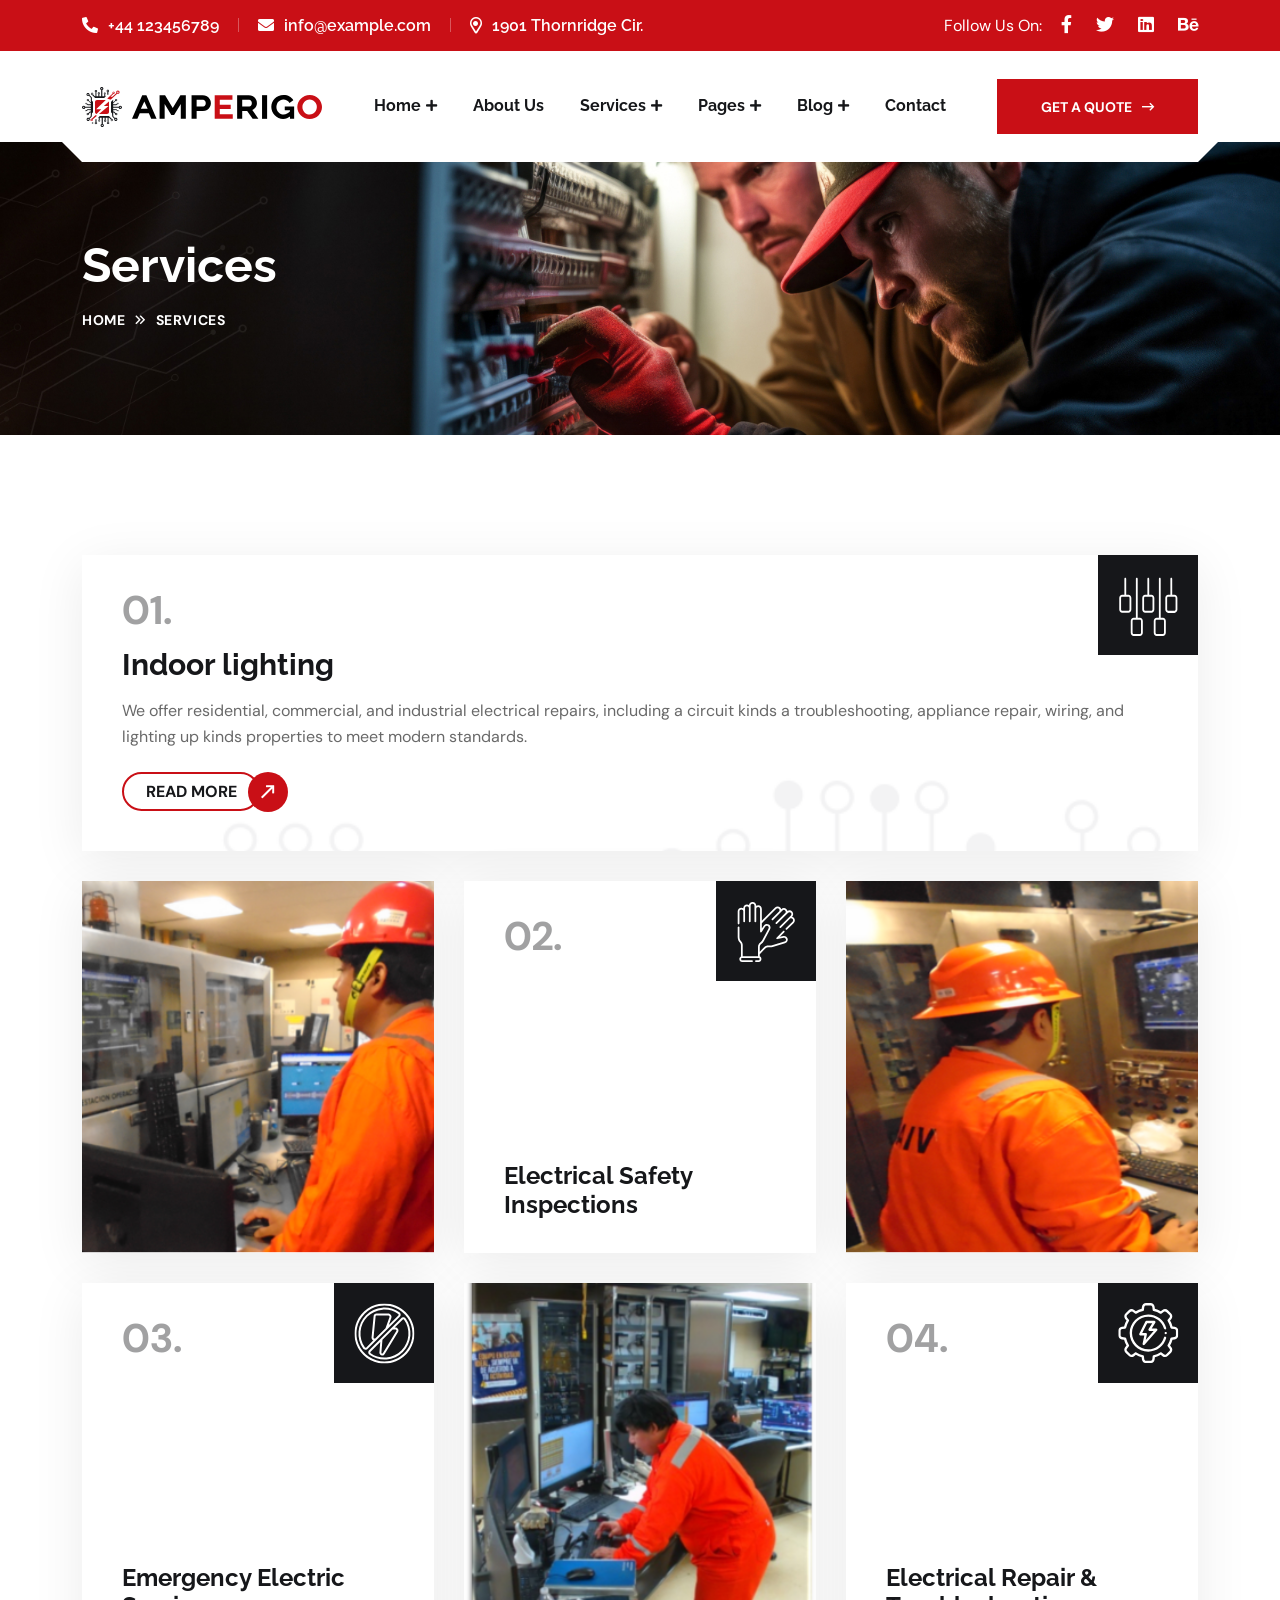
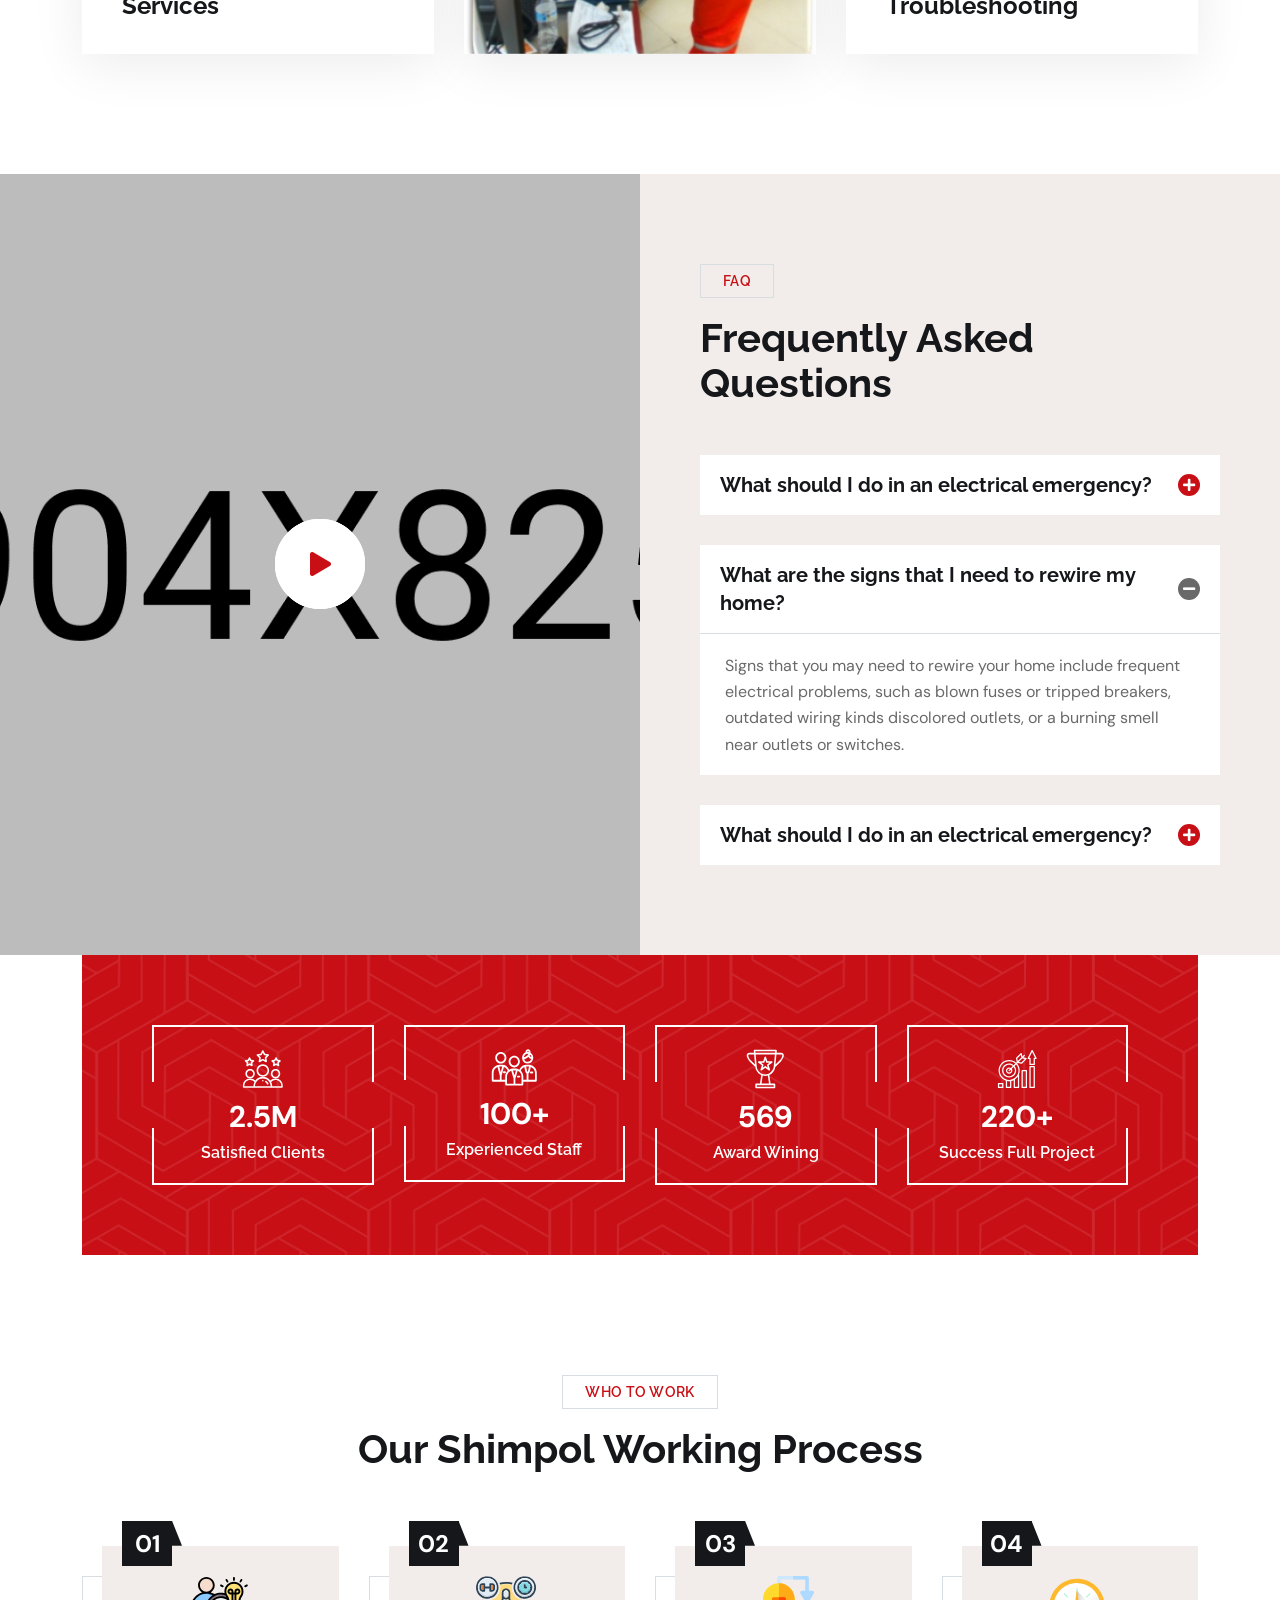
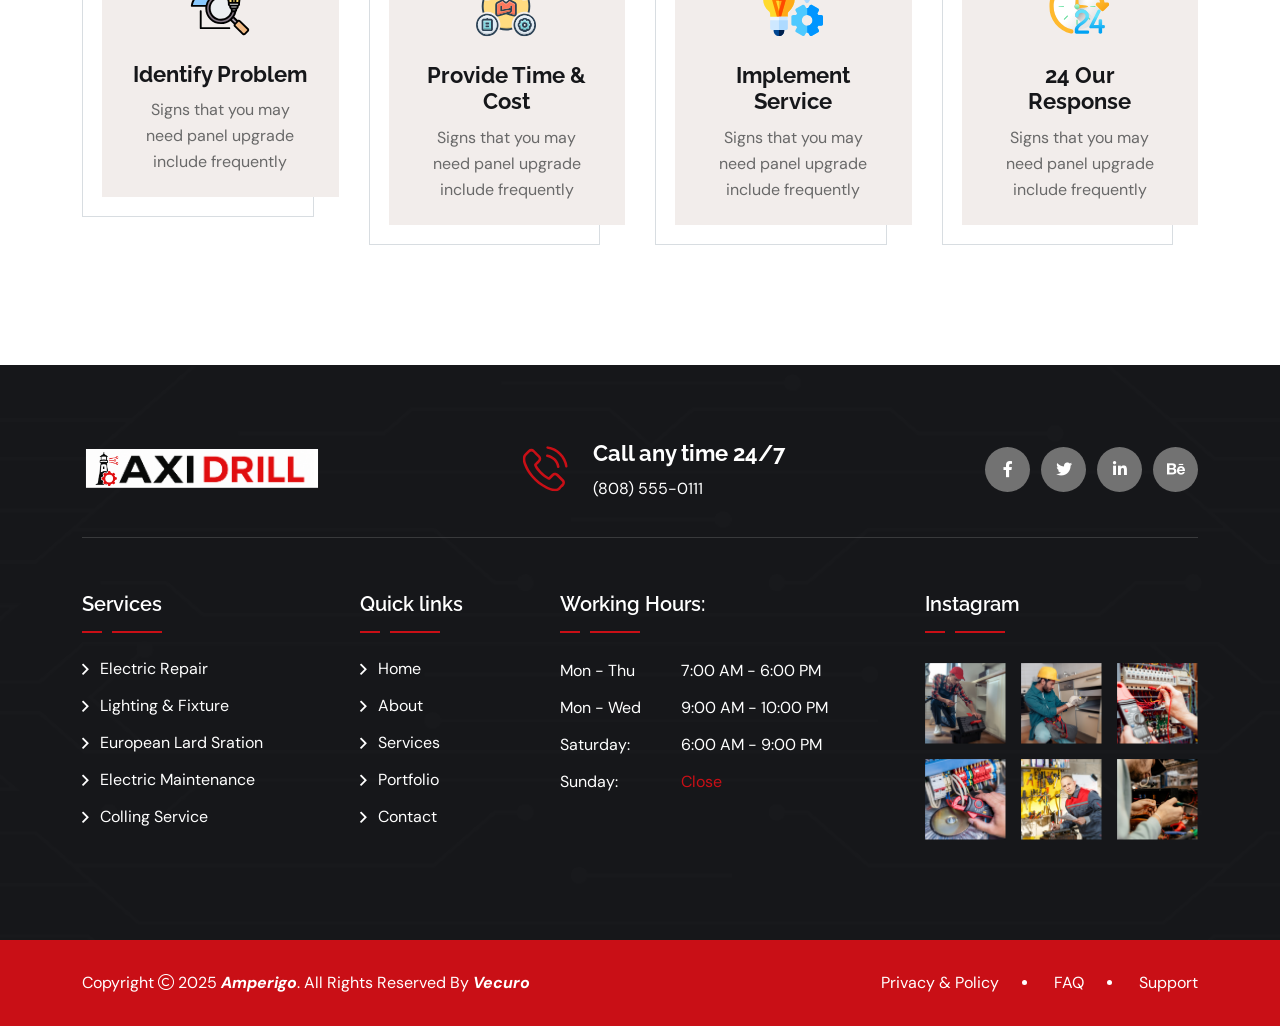
<file: service.html>
<!doctype html>
<html class="no-js" lang="zxx">

<head>
    <meta charset="utf-8">
    <meta http-equiv="x-ua-compatible" content="ie=edge">
    <title>Amperigo - Electrician & Repairing HTML Template - Services</title>
    <meta name="author" content="Vecuro">
    <meta name="description" content="Amperigo - Electrician & Repairing HTML Template">
    <meta name="keywords" content="Amperigo - Electrician & Repairing HTML Template">
    <meta name="robots" content="INDEX,FOLLOW">

    <!-- Mobile Specific Metas -->
    <meta name="viewport" content="width=device-width, initial-scale=1, shrink-to-fit=no">

    <!-- Favicons - Place favicon.ico in the root directory -->
    <link rel="shortcut icon" href="assets/img/favicon.ico" type="image/x-icon">
    <link rel="icon" href="assets/img/favicon.ico" type="image/x-icon">

    <!--==============================
	  Google Fonts
	============================== -->
    <link rel="preconnect" href="https://fonts.googleapis.com">
    <link rel="preconnect" href="https://fonts.gstatic.com" crossorigin>
    <link href="https://fonts.googleapis.com/css2?family=DM+Sans:ital,opsz,wght@0,9..40,100..1000;1,9..40,100..1000&family=Raleway:wght@100..900&display=swap" rel="stylesheet">


    <!--==============================
	    All CSS File
	============================== -->
    <!-- Bootstrap -->
    <link rel="stylesheet" href="assets/css/bootstrap.min.css">
    <!-- <link rel="stylesheet" href="assets/css/app.min.css"> -->
    <!-- Fontawesome Icon -->
    <link rel="stylesheet" href="assets/css/fontawesome.min.css">
    <!-- Layerslider -->
    <link rel="stylesheet" href="assets/css/layerslider.min.css">
    <!-- Magnific Popup -->
    <link rel="stylesheet" href="assets/css/magnific-popup.min.css">
    <!-- Slick Slider -->
    <link rel="stylesheet" href="assets/css/slick.min.css">
    <!-- News Ticker -->
    <link rel="stylesheet" href="assets/css/eocjs-newsticker.css">
    <!-- Theme Custom CSS -->
    <link rel="stylesheet" href="assets/css/style.css">

</head>

<body>


    <!--[if lte IE 9]>
    	<p class="browserupgrade">You are using an <strong>outdated</strong> browser. Please <a href="https://browsehappy.com/">upgrade your browser</a> to improve your experience and security.</p>
  <![endif]-->



    <!--********************************
   		Code Start From Here 
	******************************** -->




    <!--========================
    Sticky Header
========================-->
    <div class="sticky-header-wrap sticky-wrap sticky-header">
        <div class="sticky-active">
            <div class="container position-relative">
                <div class="row align-items-center">
                    <div class="col-5 col-md-3">
                        <div class="logo">
                            <a href="index.html">
                                <img src="assets/img/logo.svg" alt="logo">
                            </a>
                        </div>
                    </div>
                    <div class="col-7 col-md-9 text-end position-static">
                        <nav class="main-menu menu-sticky1 d-none d-lg-block">
                            <ul>
                                <li class="menu-item-has-children">
                                    <a href="index.html">Home</a>
                                    <ul class="sub-menu">
                                        <li><a href="index.html">Home Style 1</a></li>
                                        <li><a href="index-2.html">Home Style 2</a></li>
                                        <li><a href="index-3.html">Home Style 3</a></li>
                                    </ul>
                                </li>
                                <li>
                                    <a href="about.html">About Us</a>
                                </li>
                                <li class="menu-item-has-children">
                                    <a href="service.html">Services</a>
                                    <ul class="sub-menu">
                                        <li><a href="service.html">Services</a></li>
                                        <li><a href="service-details.html">Service Details</a></li>
                                    </ul>
                                </li>
                                <li class="menu-item-has-children mega-menu-wrap">
                                    <a href="#">Pages</a>
                                    <ul class="mega-menu">
                                        <li><a href="shop.html">Pagelist 1</a>
                                            <ul>
                                                <li><a href="index.html">Home Style 1</a></li>
                                                <li><a href="index-2.html">Home Style 2</a></li>
                                                <li><a href="index-3.html">Home Style 3</a></li>
                                                <li><a href="about.html">About Us</a></li>
                                            </ul>
                                        </li>
                                        <li><a href="#">Pagelist 2</a>
                                            <ul>
                                                <li><a href="service.html">Services</a></li>
                                                <li><a href="service-details.html">Service Details</a></li>
                                                <li><a href="team.html">Team</a></li>
                                                <li><a href="team-details.html">Team Details</a></li>
                                            </ul>
                                        </li>
                                        <li><a href="#">Pagelist 3</a>
                                            <ul>
                                                <li><a href="price.html">Pricing Plans</a></li>
                                                <li><a href="blog-grid.html">Blog Grid</a></li>
                                                <li><a href="blog.html">Blog Standard</a></li>
                                                <li><a href="blog-details.html">Blog Details</a></li>
                                            </ul>
                                        </li>
                                        <li><a href="#">Pagelist 4</a>
                                            <ul>
                                                <li><a href="faq.html">FAQ Page</a></li>
                                                <li><a href="project.html">Project</a></li>
                                                <li><a href="project-details.html">Project Details</a></li>
                                                <li><a href="contact.html">Contact Us</a></li>
                                                <li><a href="error.html">Error Page</a></li>
                                            </ul>
                                        </li>
                                    </ul>
                                </li>
                                <li class="menu-item-has-children">
                                    <a href="blog.html">Blog</a>
                                    <ul class="sub-menu">
                                        <li><a href="blog-grid.html">Blog Grid</a></li>
                                        <li><a href="blog.html">Blog Standard</a></li>
                                        <li><a href="blog-details.html">Blog Details</a></li>
                                    </ul>
                                </li>
                                <li>
                                    <a href="contact.html">Contact</a>
                                </li>
                            </ul>
                        </nav>
                        <button class="vs-menu-toggle d-inline-block d-lg-none"><i class="far fa-bars"></i></button>
                    </div>
                </div>
            </div>
        </div>
    </div><!--==============================
     Preloader
  ==============================-->
    <div class="preloader  ">
        <button class="vs-btn preloaderCls">Cancel Preloader </button>
        <div class="preloader-inner">
            <div class="loader"></div>
        </div>
    </div><!--==============================
    Mobile Menu
  ============================== -->
    <div class="vs-menu-wrapper">
        <div class="vs-menu-area text-center">
            <button class="vs-menu-toggle"><i class="fal fa-times"></i></button>
            <div class="mobile-logo">
                <a href="index.html"><img src="assets/img/logo.svg" alt="Amperigo"></a>
            </div>
            <div class="vs-mobile-menu">
                <ul>
                    <li class="menu-item-has-children">
                        <a href="index.html">Home</a>
                        <ul class="sub-menu">
                            <li><a href="index.html">Home Style 1</a></li>
                            <li><a href="index-2.html">Home Style 2</a></li>
                            <li><a href="index-3.html">Home Style 3</a></li>
                        </ul>
                    </li>
                    <li>
                        <a href="about.html">About Us</a>
                    </li>
                    <li class="menu-item-has-children">
                        <a href="service.html">Services</a>
                        <ul class="sub-menu">
                            <li><a href="service.html">Services</a></li>
                            <li><a href="service-details.html">Service Details</a></li>
                        </ul>
                    </li>
                    <li class="menu-item-has-children">
                        <a href="team.html">Team</a>
                        <ul class="sub-menu">
                            <li><a href="team.html">Team</a></li>
                            <li><a href="team-details.html">Team Details</a></li>
                        </ul>
                    </li>
                    <li class="menu-item-has-children">
                        <a href="#">Pages</a>
                        <ul class="sub-menu">
                            <li><a href="price-plan.html">Pricing Plans</a></li>
                            <li><a href="blog-grid.html">Blog Grid</a></li>
                            <li><a href="blog.html">Blog Standard</a></li>
                            <li><a href="blog-details.html">Blog Details</a></li>
                            <li><a href="faq.html">FAQ Page</a></li>
                            <li><a href="project.html">Project</a></li>
                            <li><a href="project-details.html">Project Details</a></li>
                            <li><a href="error.html">Error Page</a></li>
                        </ul>
                    </li>
                    <li>
                        <a href="contact.html">Contact Us</a>
                    </li>
                </ul>
            </div>
        </div>
    </div><!--==============================
    Header Area
    ==============================-->
    <header class="vs-header header-layout2">
        <div class="header-top">
            <div class="container">
                <div class="row align-items-center justify-content-between">
                    <div class="col-md-auto text-center text-md-start">
                        <div class="header-links">
                            <ul>
                                <li><i class="fas fa-phone-alt"></i><a href="tel:+44123456789">+44 123456789</a></li>
                                <li><i class="fas fa-envelope"></i><a href="mailto:info@example.com">info@example.com</a></li>
                                <li class="d-none d-md-inline-block"><i class="far fa-map-marker-alt"></i>1901 Thornridge Cir.</li>
                            </ul>
                        </div>
                    </div>
                    <div class="col-auto d-none d-md-block">
                        <div class="social-style2">
                            <span class="social-title">Follow Us On:</span>
                            <a href="https://www.facebook.com/"><i class="fab fa-facebook-f"></i></a>
                            <a href="https://x.com/"><i class="fab fa-twitter"></i></a>
                            <a href="https://www.linkedin.com/"><i class="fab fa-linkedin"></i></a>
                            <a href="https://www.behance.net/"><i class="fab fa-behance"></i></a>
                        </div>
                    </div>
                </div>
            </div>
        </div>
        <div class="header-middle">
            <div class="container">
                <div class="menu-area">
                    <div class="row justify-content-between align-items-center">
                        <div class="col-auto">
                            <div class="header-logo">
                                <a href="index.html">
                                    <img src="assets/img/logo.svg" alt="logo">
                                </a>
                            </div>
                        </div>
                        <div class="col text-end text-xl-center">
                            <nav class="main-menu menu-style1 d-none d-lg-block">
                                <ul>
                                    <li class="menu-item-has-children">
                                        <a href="index.html">Home</a>
                                        <ul class="sub-menu">
                                            <li><a href="index.html">Home Style 1</a></li>
                                            <li><a href="index-2.html">Home Style 2</a></li>
                                            <li><a href="index-3.html">Home Style 3</a></li>
                                        </ul>
                                    </li>
                                    <li>
                                        <a href="about.html">About Us</a>
                                    </li>
                                    <li class="menu-item-has-children">
                                        <a href="service.html">Services</a>
                                        <ul class="sub-menu">
                                            <li><a href="service.html">Services</a></li>
                                            <li><a href="service-details.html">Service Details</a></li>
                                        </ul>
                                    </li>
                                    <li class="menu-item-has-children mega-menu-wrap">
                                        <a href="#">Pages</a>
                                        <ul class="mega-menu">
                                            <li><a href="shop.html">Pagelist 1</a>
                                                <ul>
                                                    <li><a href="index.html">Home Style 1</a></li>
                                                    <li><a href="index-2.html">Home Style 2</a></li>
                                                    <li><a href="index-3.html">Home Style 3</a></li>
                                                    <li><a href="about.html">About Us</a></li>
                                                </ul>
                                            </li>
                                            <li><a href="#">Pagelist 2</a>
                                                <ul>
                                                    <li><a href="service.html">Services</a></li>
                                                    <li><a href="service-details.html">Service Details</a></li>
                                                    <li><a href="team.html">Team</a></li>
                                                    <li><a href="team-details.html">Team Details</a></li>
                                                </ul>
                                            </li>
                                            <li><a href="#">Pagelist 3</a>
                                                <ul>
                                                    <li><a href="price.html">Pricing Plans</a></li>
                                                    <li><a href="blog-grid.html">Blog Grid</a></li>
                                                    <li><a href="blog.html">Blog Standard</a></li>
                                                    <li><a href="blog-details.html">Blog Details</a></li>
                                                </ul>
                                            </li>
                                            <li><a href="#">Pagelist 4</a>
                                                <ul>
                                                    <li><a href="faq.html">FAQ Page</a></li>
                                                    <li><a href="project.html">Project</a></li>
                                                    <li><a href="project-details.html">Project Details</a></li>
                                                    <li><a href="contact.html">Contact Us</a></li>
                                                    <li><a href="error.html">Error Page</a></li>
                                                </ul>
                                            </li>
                                        </ul>
                                    </li>
                                    <li class="menu-item-has-children">
                                        <a href="blog.html">Blog</a>
                                        <ul class="sub-menu">
                                            <li><a href="blog-grid.html">Blog Grid</a></li>
                                            <li><a href="blog.html">Blog Standard</a></li>
                                            <li><a href="blog-details.html">Blog Details</a></li>
                                        </ul>
                                    </li>
                                    <li>
                                        <a href="contact.html">Contact</a>
                                    </li>
                                </ul>
                            </nav>
                            <button class="vs-menu-toggle d-lg-none"><i class="fal fa-bars"></i></button>
                        </div>
                        <div class="col-auto d-none d-xl-block">
                            <div class="header-btn">
                                <a href="contact.html" class="vs-btn">get a quote<i class="far fa-long-arrow-right"></i></a>
                            </div>
                        </div>
                    </div>
                </div>
            </div>
        </div>
    </header><!--==============================
    Breadcumb
============================== -->
    <div class="breadcumb-wrapper " data-bg-src="assets/img/breadcumb/breadcumb-bg.jpg">
        <div class="container z-index-common">
            <div class="breadcumb-content">
                <h1 class="breadcumb-title">Services</h1>
            </div>
            <div class="breadcumb-menu-wrap">
                <ul class="breadcumb-menu">
                    <li><a href="index.html">Home</a></li>
                    <li>Services</li>
                </ul>
            </div>
        </div>
    </div><!--==============================
    Service Area
    ==============================-->
    <section class=" space">
        <div class="container">
            <div class="row gy-30">
                <div class="col-xxl-6 order-first">
                    <div class="service-style3" data-bg-src="assets/img/bg/sr-box-bg-3-1.png">
                        <div class="service-icon"><img src="assets/img/icon/sr-i-3-1.svg" alt="icon"></div>
                        <span class="service-number">01.</span>
                        <h3 class="service-title h4"><a href="service-details.html" class="text-inherit">Indoor lighting</a></h3>
                        <p class="service-text">We offer residential, commercial, and industrial electrical repairs, including a circuit kinds a troubleshooting, appliance repair, wiring, and lighting up kinds properties to meet modern standards.</p>
                        <a href="service-details.html" class="arrow-btn">Read More<i class="far fa-long-arrow-right"></i></a>
                    </div>
                </div>
                <div class="col-md-6 col-lg-4 col-xxl-3 order-0">
                    <div class="service-img-style1"><img src="assets/img/service/sr-3-1.png" alt="image" class="w-100"></div>
                </div>
                <div class="col-md-6 col-lg-4 col-xxl-3 order-1">
                    <div class="service-style4">
                        <div class="service-icon"><img src="assets/img/icon/sr-i-3-2.svg" alt="icon"></div>
                        <span class="service-number">02.</span>
                        <h3 class="service-title h5"><a href="service-details.html" class="text-inherit">Electrical Safety Inspections</a></h3>
                    </div>
                </div>
                <div class="col-md-6 col-lg-4 col-xxl-3 order-3 order-md-2 order-lg-3 order-xxl-2">
                    <div class="service-style4">
                        <div class="service-icon"><img src="assets/img/icon/sr-i-3-3.svg" alt="icon"></div>
                        <span class="service-number">03.</span>
                        <h3 class="service-title h5"><a href="service-details.html" class="text-inherit">Emergency Electric Services</a></h3>
                    </div>
                </div>
                <div class="col-md-6 col-lg-4 col-xxl-3 order-2 order-md-3 order-lg-2 order-xxl-3">
                    <div class="service-img-style1"><img src="assets/img/service/sr-3-2.png" alt="image" class="w-100"></div>
                </div>
                <div class="col-md-6 col-lg-4 col-xxl-3 order-4">
                    <div class="service-img-style1"><img src="assets/img/service/sr-3-3.png" alt="image" class="w-100"></div>
                </div>
                <div class="col-md-6 col-lg-4 col-xxl-3 order-last">
                    <div class="service-style4">
                        <div class="service-icon"><img src="assets/img/icon/sr-i-3-4.svg" alt="icon"></div>
                        <span class="service-number">04.</span>
                        <h3 class="service-title h5"><a href="service-details.html" class="text-inherit">Electrical Repair & Troubleshooting</a></h3>
                    </div>
                </div>
            </div>
        </div>
    </section><!--==============================
    Accordion Area
    ==============================-->
    <section>
        <div class="container-fluid px-0">
            <div class="row gx-0">
                <div class="col-xl-6 col-xxl">
                    <div class="img-box3">
                        <div class="img-1" data-bg-src="assets/img/about/accordion-1-1.png"></div>
                        <a href="https://www.youtube-nocookie.com/embed/ckOWcNLkbZc?si=TnoL4Kr3InHnMwPu" class="play-btn style2 popup-video"><i class="fa fa-play"></i></a>
                    </div>
                </div>
                <div class="col-xl-6 col-xxl-auto">
                    <div class="accordion-inner1">
                        <div class="title-area">
                            <span class="sec-subtitle">FAQ</span>
                            <h2 class="sec-title">Frequently Asked Questions</h2>
                        </div>
                        <div class="accordion accordion-style1" id="faqVersion1">
                            <div class="accordion-item">
                                <div class="accordion-header" id="headingTwo">
                                    <button class="accordion-button collapsed" type="button" data-bs-toggle="collapse" data-bs-target="#collapseTwo" aria-expanded="false" aria-controls="collapseTwo">
                                        What should I do in an electrical emergency?
                                    </button>
                                </div>
                                <div id="collapseTwo" class="accordion-collapse collapse" aria-labelledby="headingTwo" data-bs-parent="#faqVersion1">
                                    <div class="accordion-body">
                                        <p>Signs that you may need to rewire your home include frequent electrical problems, such as blown fuses or tripped breakers, outdated wiring kinds discolored outlets, or a burning smell near outlets or switches.</p>
                                    </div>
                                </div>
                            </div>
                            <div class="accordion-item">
                                <div class="accordion-header" id="headingOne">
                                    <button class="accordion-button" type="button" data-bs-toggle="collapse" data-bs-target="#collapseOne" aria-expanded="true" aria-controls="collapseOne">
                                        What are the signs that I need to rewire my home?
                                    </button>
                                </div>
                                <div id="collapseOne" class="accordion-collapse collapse show" aria-labelledby="headingOne" data-bs-parent="#faqVersion1">
                                    <div class="accordion-body">
                                        <p>Signs that you may need to rewire your home include frequent electrical problems, such as blown fuses or tripped breakers, outdated wiring kinds discolored outlets, or a burning smell near outlets or switches.</p>
                                    </div>
                                </div>
                            </div>
                            <div class="accordion-item">
                                <div class="accordion-header" id="headingThree">
                                    <button class="accordion-button collapsed" type="button" data-bs-toggle="collapse" data-bs-target="#collapseThree" aria-expanded="false" aria-controls="collapseThree">
                                        What should I do in an electrical emergency?
                                    </button>
                                </div>
                                <div id="collapseThree" class="accordion-collapse collapse" aria-labelledby="headingThree" data-bs-parent="#faqVersion1">
                                    <div class="accordion-body">
                                        <p>Signs that you may need to rewire your home include frequent electrical problems, such as blown fuses or tripped breakers, outdated wiring kinds discolored outlets, or a burning smell near outlets or switches.</p>
                                    </div>
                                </div>
                            </div>
                        </div>
                    </div>
                </div>
                <div class="col-auto">
                    <div class="accordion-shape1" data-bg-src="assets/img/bg/accordion-shape-1-1.png"></div>
                </div>
            </div>
        </div>
    </section><!--==============================
    Counter Area
    ==============================-->
    <div>
        <div class="container-xl container-style3">
            <div class="counter-inner1 bg-theme" data-bg-src="assets/img/bg/counter-bg-1-1.png">
                <div class="row justify-content-between">
                    <div class="col-md-6 col-lg-3 col-xxl-auto">
                        <div class="counter-style1">
                            <div class="counter-icon"><img src="assets/img/icon/counter-i-1-1.svg" alt="icon"></div>
                            <p class="counter-number">2.5M</p>
                            <p class="counter-text">Satisfied Clients</p>
                        </div>
                    </div>
                    <div class="col-md-6 col-lg-3 col-xxl-auto">
                        <div class="counter-style1">
                            <div class="counter-icon"><img src="assets/img/icon/counter-i-1-2.svg" alt="icon"></div>
                            <p class="counter-number">100+</p>
                            <p class="counter-text">Experienced Staff</p>
                        </div>
                    </div>
                    <div class="col-md-6 col-lg-3 col-xxl-auto">
                        <div class="counter-style1">
                            <div class="counter-icon"><img src="assets/img/icon/counter-i-1-3.svg" alt="icon"></div>
                            <p class="counter-number">569</p>
                            <p class="counter-text">Award Wining</p>
                        </div>
                    </div>
                    <div class="col-md-6 col-lg-3 col-xxl-auto">
                        <div class="counter-style1">
                            <div class="counter-icon"><img src="assets/img/icon/counter-i-1-4.svg" alt="icon"></div>
                            <p class="counter-number">220+</p>
                            <p class="counter-text">Success Full Project</p>
                        </div>
                    </div>
                </div>
            </div>
        </div>
    </div><!--==============================
    Process Area
    ==============================-->
    <section class="position-relative space-top space-extra-bottom">
        <div class="process-shape1 d-none d-hd-block"><img src="assets/img/about/process-shape-1-1.png" alt="shape"></div>
        <div class="container">
            <div class="title-area text-center">
                <span class="sec-subtitle">who to work</span>
                <h2 class="sec-title">Our Shimpol Working Process</h2>
            </div>
            <div class="row">
                <div class="col-md-6 col-xl-3">
                    <div class="process-style1">
                        <div class="process-number">01</div>
                        <div class="process-icon"><img src="assets/img/icon/process-i-1-1.svg" alt="icon"></div>
                        <h3 class="process-name">Identify Problem</h3>
                        <p class="process-text">Signs that you may need panel upgrade include frequently</p>
                    </div>
                </div>
                <div class="col-md-6 col-xl-3">
                    <div class="process-style1">
                        <div class="process-number">02</div>
                        <div class="process-icon"><img src="assets/img/icon/process-i-1-2.svg" alt="icon"></div>
                        <h3 class="process-name">Provide Time & Cost</h3>
                        <p class="process-text">Signs that you may need panel upgrade include frequently</p>
                    </div>
                </div>
                <div class="col-md-6 col-xl-3">
                    <div class="process-style1">
                        <div class="process-number">03</div>
                        <div class="process-icon"><img src="assets/img/icon/process-i-1-3.svg" alt="icon"></div>
                        <h3 class="process-name">Implement Service</h3>
                        <p class="process-text">Signs that you may need panel upgrade include frequently</p>
                    </div>
                </div>
                <div class="col-md-6 col-xl-3">
                    <div class="process-style1">
                        <div class="process-number">04</div>
                        <div class="process-icon"><img src="assets/img/icon/process-i-1-4.svg" alt="icon"></div>
                        <h3 class="process-name">24 Our Response</h3>
                        <p class="process-text">Signs that you may need panel upgrade include frequently</p>
                    </div>
                </div>
            </div>
        </div>
    </section><!--==============================
			Footer Area
	==============================-->
    <footer class="footer-wrapper footer-layout1 bg-title" data-bg-src="assets/img/bg/footer-bg-1-1.png">
        <div class="container">
            <div class="footer-top">
                <div class="row align-items-center justify-content-center justify-content-md-between text-center text-md-start gy-4">
                    <div class="col-md-4 col-lg-auto">
                        <a href="index.html"><img src="assets/img/logo-red-white.svg" alt="logo"></a>
                    </div>
                    <div class="col-auto">
                        <div class="media-style2">
                            <div class="media-icon"><img src="assets/img/call-i.svg" alt="call icon"></div>
                            <div class="media-body">
                                <p class="media-title">Call any time 24/7</p>
                                <p class="media-text"><a href="tel:8085550111" class="text-reset">(808) 555-0111</a></p>
                            </div>
                        </div>
                    </div>
                    <div class="col-md-auto">
                        <div class="social-style1">
                            <a href="https://www.facebook.com/"><i class="fab fa-facebook-f"></i></a>
                            <a href="https://x.com/"><i class="fab fa-twitter"></i></a>
                            <a href="https://www.linkedin.com/"><i class="fab fa-linkedin-in"></i></a>
                            <a href="https://www.behance.net/"><i class="fab fa-behance"></i></a>
                        </div>
                    </div>
                </div>
            </div>
        </div>
        <div class="widget-area">
            <div class="container">
                <div class="row justify-content-xl-between">

                    <div class="col-md-6 col-xl-auto">
                        <div class="widget widget_nav_menu  footer-widget">
                            <h3 class="widget_title">Services</h3>
                            <div class="menu-all-pages-container footer-menu">
                                <ul class="menu">
                                    <li><a href="service-details.html">Electric Repair</a></li>
                                    <li><a href="service-details.html">Lighting & Fixture</a></li>
                                    <li><a href="service-details.html">European Lard Sration</a></li>
                                    <li><a href="service-details.html">Electric Maintenance</a></li>
                                    <li><a href="service-details.html">Colling Service</a></li>
                                </ul>
                            </div>
                        </div>
                    </div>

                    <div class="col-md-6 col-xl-auto">
                        <div class="widget widget_pages  footer-widget">
                            <h3 class="widget_title">Quick links</h3>
                            <ul>
                                <li><a href="index.html">Home</a></li>
                                <li><a href="about.html">About</a></li>
                                <li><a href="services.html">Services</a></li>
                                <li><a href="gallery.html">Portfolio</a></li>
                                <li><a href="contact.html">Contact</a></li>
                            </ul>
                        </div>
                    </div>

                    <div class="col-md-6 col-xl-auto">
                        <div class="widget  footer-widget">
                            <h3 class="widget_title">Working Hours:</h3>
                            <div class="footer-table">
                                <table>
                                    <tr>
                                        <td>Mon - Thu</td>
                                        <td>7:00 AM - 6:00 PM</td>
                                    </tr>
                                    <tr>
                                        <td>Mon - Wed</td>
                                        <td>9:00 AM - 10:00 PM</td>
                                    </tr>
                                    <tr>
                                        <td>Saturday:</td>
                                        <td>6:00 AM - 9:00 PM</td>
                                    </tr>
                                    <tr>
                                        <td>Sunday:</td>
                                        <td><span class="text-theme">Close</span></td>
                                    </tr>
                                </table>
                            </div>
                        </div>
                    </div>

                    <div class="col-md-6 col-lg-4 col-xl-auto">
                        <div class="widget footer-widget">
                            <h4 class="widget_title">Instagram</h4>
                            <div class="sidebar-gallery">
                                <div class="gallery-thumb">
                                    <a href="project-details.html"><img src="assets/img/gallery/gal-1-1.png" alt="Gallery Image" class="w-100"></a>
                                </div>
                                <div class="gallery-thumb">
                                    <a href="project-details.html"><img src="assets/img/gallery/gal-1-2.png" alt="Gallery Image" class="w-100"></a>
                                </div>
                                <div class="gallery-thumb">
                                    <a href="project-details.html"><img src="assets/img/gallery/gal-1-3.png" alt="Gallery Image" class="w-100"></a>
                                </div>
                                <div class="gallery-thumb">
                                    <a href="project-details.html"><img src="assets/img/gallery/gal-1-4.png" alt="Gallery Image" class="w-100"></a>
                                </div>
                                <div class="gallery-thumb">
                                    <a href="project-details.html"><img src="assets/img/gallery/gal-1-5.png" alt="Gallery Image" class="w-100"></a>
                                </div>
                                <div class="gallery-thumb">
                                    <a href="project-details.html"><img src="assets/img/gallery/gal-1-6.png" alt="Gallery Image" class="w-100"></a>
                                </div>
                            </div>
                        </div>
                    </div>
                </div>
            </div>
        </div>
        <div class="copyright-wrap">
            <div class="container">
                <div class="row align-items-center justify-content-between text-center text-md-start gy-2 flex-row-reverse">
                    <div class="col-md-auto">
                        <div class="copyright-menu">
                            <ul>
                                <li><a href="error.html">Privacy & Policy</a></li>
                                <li><a href="faq.html">FAQ</a></li>
                                <li><a href="contact.html">Support</a></li>
                            </ul>
                        </div>
                    </div>
                    <div class="col-md-auto">
                        <p class="copyright-text">Copyright <i class="fal fa-copyright"></i> 2025 <a href="index.html">Amperigo</a>. All Rights Reserved By <a href="https://themeforest.net/user/vecuro_themes">Vecuro</a></p>
                    </div>
                </div>
            </div>
        </div>
    </footer> <!-- Scroll To Top -->
    <a href="#" class="scrollToTop scroll-btn"><i class="far fa-arrow-up"></i></a>

    <!--********************************
			Code End  Here 
	******************************** -->

    <!--==============================
        All Js File
    ============================== -->
    <!-- Jquery -->
    <script src="assets/js/vendor/jquery-3.6.0.min.js"></script>
    <!-- Slick Slider -->
    <script src="assets/js/slick.min.js"></script>
    <!-- <script src="assets/js/app.min.js"></script> -->
    <!-- Layerslider -->
    <script src="assets/js/layerslider.utils.js"></script>
    <script src="assets/js/layerslider.transitions.js"></script>
    <script src="assets/js/layerslider.kreaturamedia.jquery.js"></script>
    <!-- Bootstrap -->
    <script src="assets/js/bootstrap.min.js"></script>
    <!-- Magnific Popup -->
    <script src="assets/js/jquery.magnific-popup.min.js"></script>
    <!-- News Ticker -->
    <script src="assets/js/eocjs-newsticker.js"></script>
    <!-- Isotope Filter -->
    <script src="assets/js/imagesloaded.pkgd.min.js"></script>
    <script src="assets/js/isotope.pkgd.min.js"></script>
    <!-- Main Js File -->
    <script src="assets/js/main.js"></script>


</body>

</html>
</file>
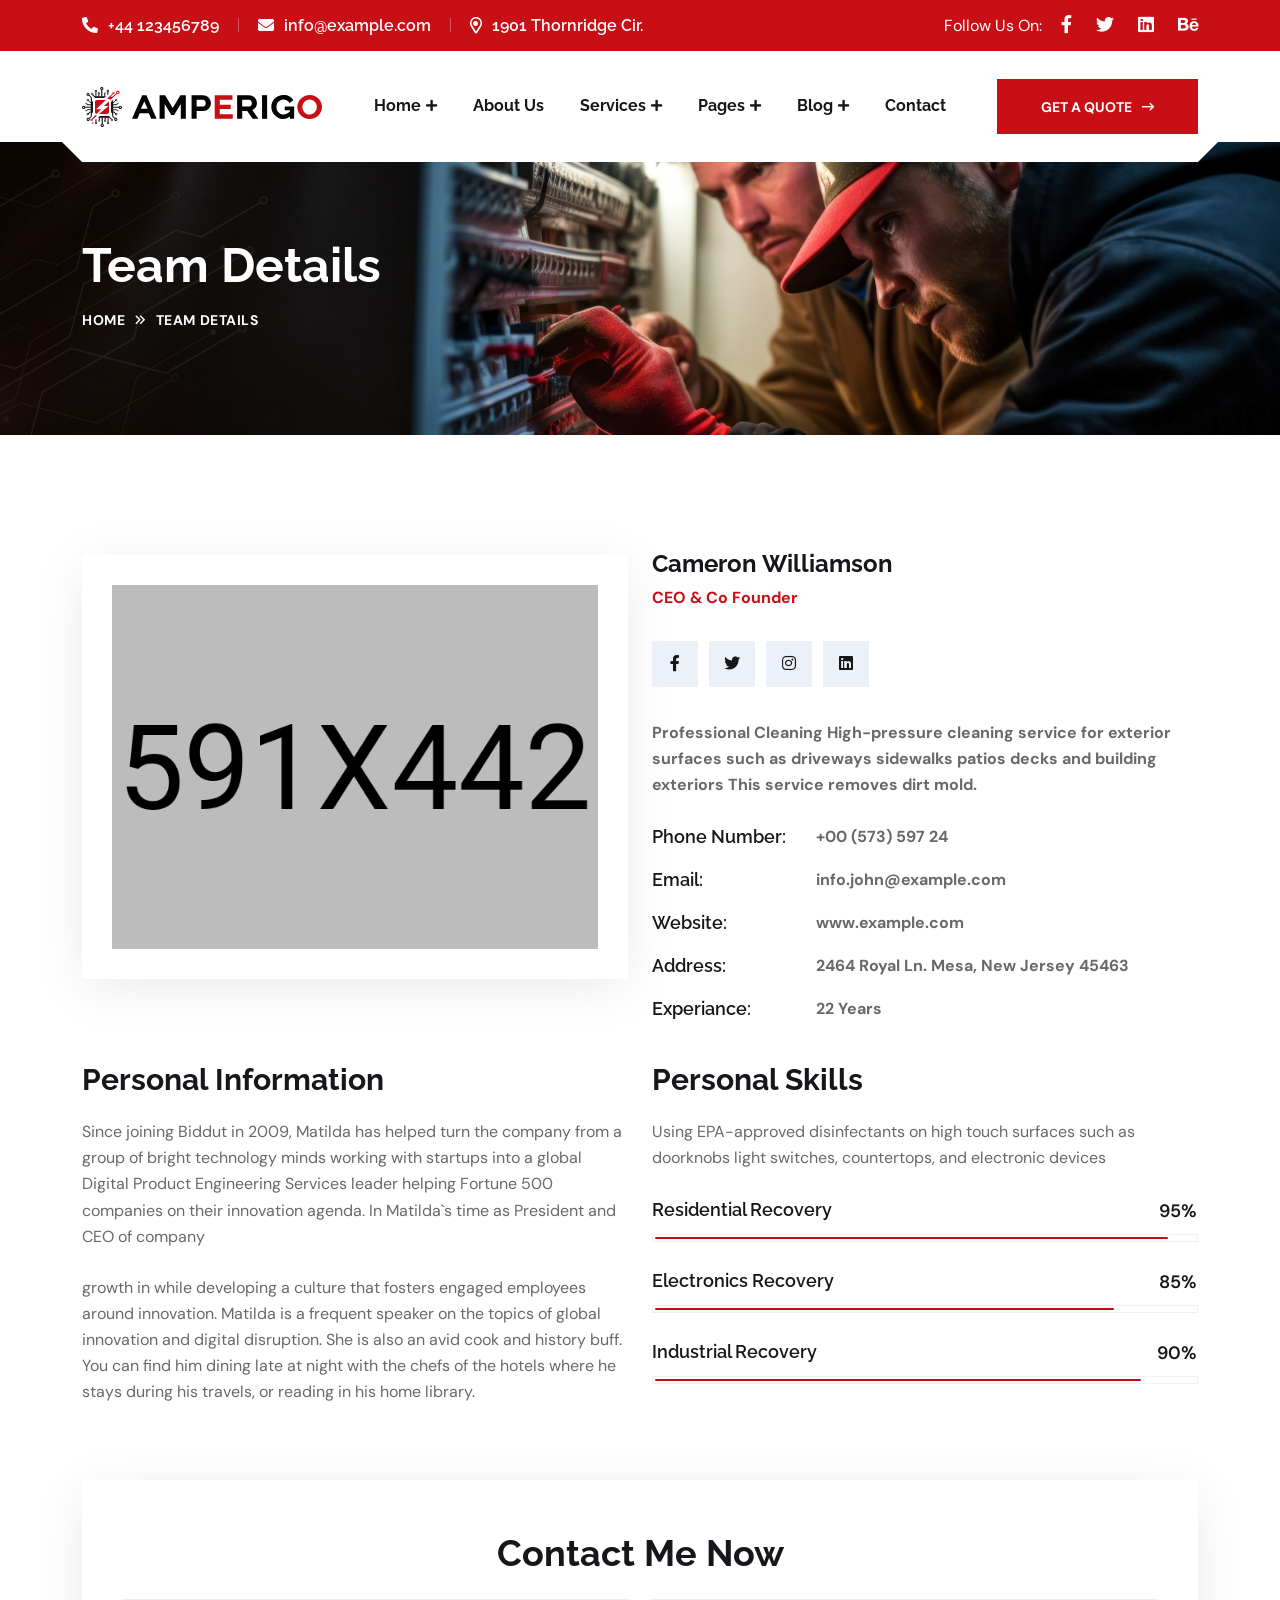
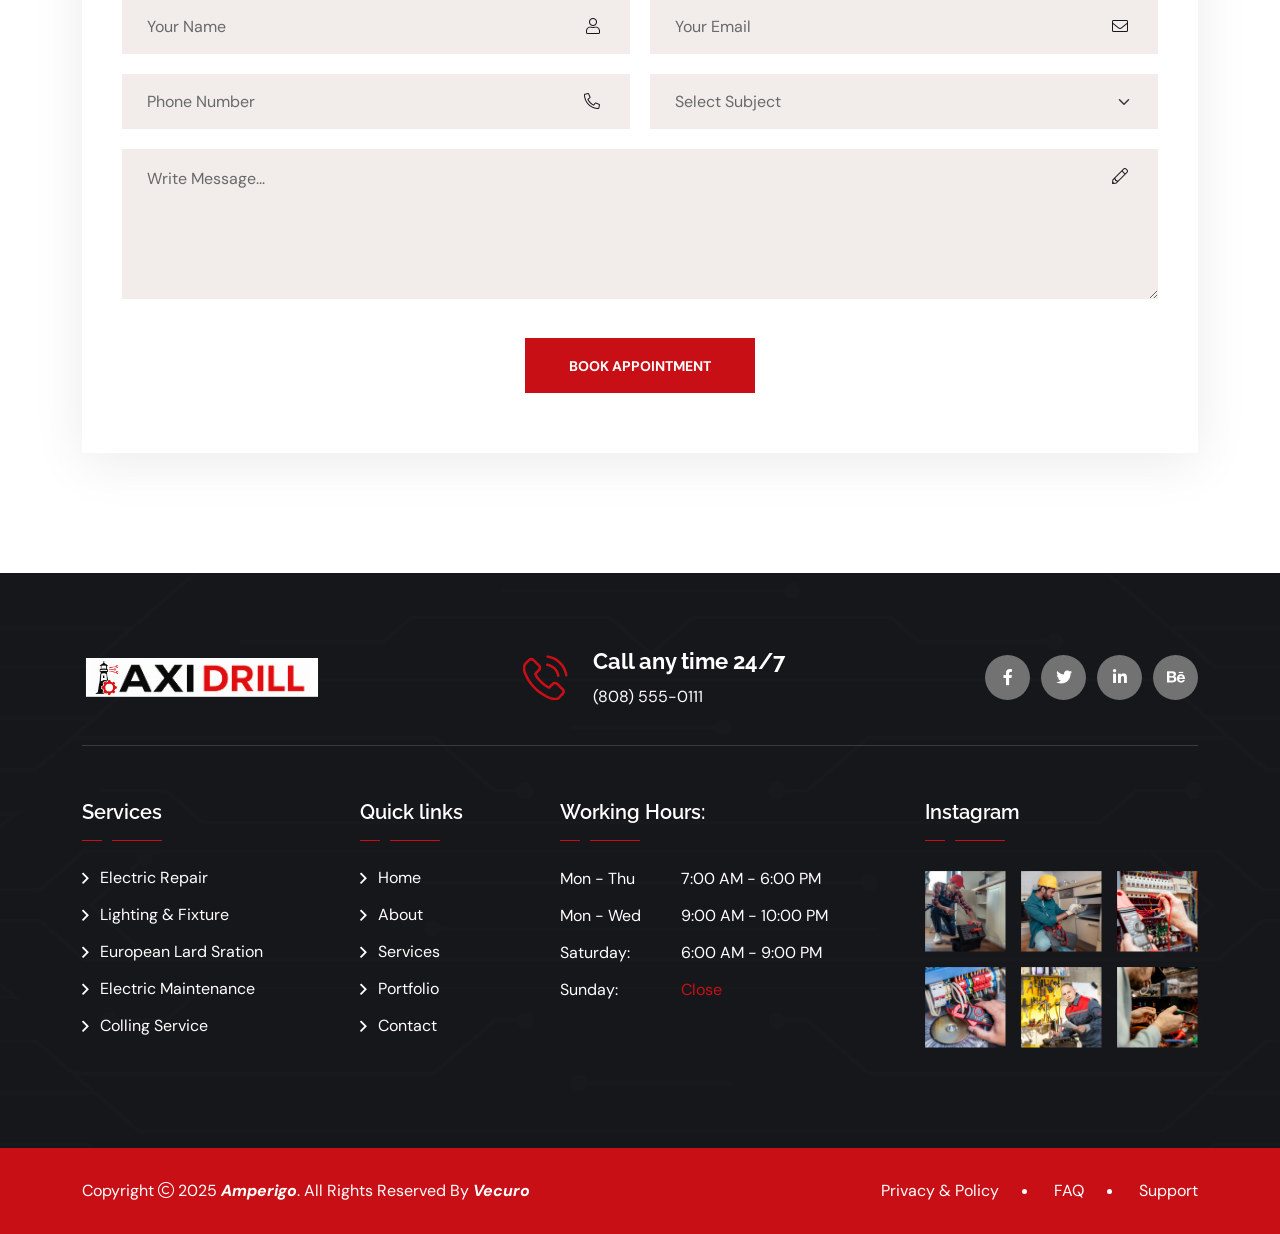
<file: team-details.html>
<!doctype html>
<html class="no-js" lang="zxx">

<head>
    <meta charset="utf-8">
    <meta http-equiv="x-ua-compatible" content="ie=edge">
    <title>Amperigo - Electrician & Repairing HTML Template - Team Details</title>
    <meta name="author" content="Vecuro">
    <meta name="description" content="Amperigo - Electrician & Repairing HTML Template">
    <meta name="keywords" content="Amperigo - Electrician & Repairing HTML Template">
    <meta name="robots" content="INDEX,FOLLOW">

    <!-- Mobile Specific Metas -->
    <meta name="viewport" content="width=device-width, initial-scale=1, shrink-to-fit=no">

    <!-- Favicons - Place favicon.ico in the root directory -->
    <link rel="shortcut icon" href="assets/img/favicon.ico" type="image/x-icon">
    <link rel="icon" href="assets/img/favicon.ico" type="image/x-icon">

    <!--==============================
	  Google Fonts
	============================== -->
    <link rel="preconnect" href="https://fonts.googleapis.com">
    <link rel="preconnect" href="https://fonts.gstatic.com" crossorigin>
    <link href="https://fonts.googleapis.com/css2?family=DM+Sans:ital,opsz,wght@0,9..40,100..1000;1,9..40,100..1000&family=Raleway:wght@100..900&display=swap" rel="stylesheet">


    <!--==============================
	    All CSS File
	============================== -->
    <!-- Bootstrap -->
    <link rel="stylesheet" href="assets/css/bootstrap.min.css">
    <!-- <link rel="stylesheet" href="assets/css/app.min.css"> -->
    <!-- Fontawesome Icon -->
    <link rel="stylesheet" href="assets/css/fontawesome.min.css">
    <!-- Layerslider -->
    <link rel="stylesheet" href="assets/css/layerslider.min.css">
    <!-- Magnific Popup -->
    <link rel="stylesheet" href="assets/css/magnific-popup.min.css">
    <!-- Slick Slider -->
    <link rel="stylesheet" href="assets/css/slick.min.css">
    <!-- News Ticker -->
    <link rel="stylesheet" href="assets/css/eocjs-newsticker.css">
    <!-- Theme Custom CSS -->
    <link rel="stylesheet" href="assets/css/style.css">

</head>

<body>


    <!--[if lte IE 9]>
    	<p class="browserupgrade">You are using an <strong>outdated</strong> browser. Please <a href="https://browsehappy.com/">upgrade your browser</a> to improve your experience and security.</p>
  <![endif]-->



    <!--********************************
   		Code Start From Here 
	******************************** -->




    <!--========================
    Sticky Header
========================-->
    <div class="sticky-header-wrap sticky-wrap sticky-header">
        <div class="sticky-active">
            <div class="container position-relative">
                <div class="row align-items-center">
                    <div class="col-5 col-md-3">
                        <div class="logo">
                            <a href="index.html">
                                <img src="assets/img/logo.svg" alt="logo">
                            </a>
                        </div>
                    </div>
                    <div class="col-7 col-md-9 text-end position-static">
                        <nav class="main-menu menu-sticky1 d-none d-lg-block">
                            <ul>
                                <li class="menu-item-has-children">
                                    <a href="index.html">Home</a>
                                    <ul class="sub-menu">
                                        <li><a href="index.html">Home Style 1</a></li>
                                        <li><a href="index-2.html">Home Style 2</a></li>
                                        <li><a href="index-3.html">Home Style 3</a></li>
                                    </ul>
                                </li>
                                <li>
                                    <a href="about.html">About Us</a>
                                </li>
                                <li class="menu-item-has-children">
                                    <a href="service.html">Services</a>
                                    <ul class="sub-menu">
                                        <li><a href="service.html">Services</a></li>
                                        <li><a href="service-details.html">Service Details</a></li>
                                    </ul>
                                </li>
                                <li class="menu-item-has-children mega-menu-wrap">
                                    <a href="#">Pages</a>
                                    <ul class="mega-menu">
                                        <li><a href="shop.html">Pagelist 1</a>
                                            <ul>
                                                <li><a href="index.html">Home Style 1</a></li>
                                                <li><a href="index-2.html">Home Style 2</a></li>
                                                <li><a href="index-3.html">Home Style 3</a></li>
                                                <li><a href="about.html">About Us</a></li>
                                            </ul>
                                        </li>
                                        <li><a href="#">Pagelist 2</a>
                                            <ul>
                                                <li><a href="service.html">Services</a></li>
                                                <li><a href="service-details.html">Service Details</a></li>
                                                <li><a href="team.html">Team</a></li>
                                                <li><a href="team-details.html">Team Details</a></li>
                                            </ul>
                                        </li>
                                        <li><a href="#">Pagelist 3</a>
                                            <ul>
                                                <li><a href="price.html">Pricing Plans</a></li>
                                                <li><a href="blog-grid.html">Blog Grid</a></li>
                                                <li><a href="blog.html">Blog Standard</a></li>
                                                <li><a href="blog-details.html">Blog Details</a></li>
                                            </ul>
                                        </li>
                                        <li><a href="#">Pagelist 4</a>
                                            <ul>
                                                <li><a href="faq.html">FAQ Page</a></li>
                                                <li><a href="project.html">Project</a></li>
                                                <li><a href="project-details.html">Project Details</a></li>
                                                <li><a href="contact.html">Contact Us</a></li>
                                                <li><a href="error.html">Error Page</a></li>
                                            </ul>
                                        </li>
                                    </ul>
                                </li>
                                <li class="menu-item-has-children">
                                    <a href="blog.html">Blog</a>
                                    <ul class="sub-menu">
                                        <li><a href="blog-grid.html">Blog Grid</a></li>
                                        <li><a href="blog.html">Blog Standard</a></li>
                                        <li><a href="blog-details.html">Blog Details</a></li>
                                    </ul>
                                </li>
                                <li>
                                    <a href="contact.html">Contact</a>
                                </li>
                            </ul>
                        </nav>
                        <button class="vs-menu-toggle d-inline-block d-lg-none"><i class="far fa-bars"></i></button>
                    </div>
                </div>
            </div>
        </div>
    </div><!--==============================
     Preloader
  ==============================-->
    <div class="preloader  ">
        <button class="vs-btn preloaderCls">Cancel Preloader </button>
        <div class="preloader-inner">
            <div class="loader"></div>
        </div>
    </div><!--==============================
    Mobile Menu
  ============================== -->
    <div class="vs-menu-wrapper">
        <div class="vs-menu-area text-center">
            <button class="vs-menu-toggle"><i class="fal fa-times"></i></button>
            <div class="mobile-logo">
                <a href="index.html"><img src="assets/img/logo.svg" alt="Amperigo"></a>
            </div>
            <div class="vs-mobile-menu">
                <ul>
                    <li class="menu-item-has-children">
                        <a href="index.html">Home</a>
                        <ul class="sub-menu">
                            <li><a href="index.html">Home Style 1</a></li>
                            <li><a href="index-2.html">Home Style 2</a></li>
                            <li><a href="index-3.html">Home Style 3</a></li>
                        </ul>
                    </li>
                    <li>
                        <a href="about.html">About Us</a>
                    </li>
                    <li class="menu-item-has-children">
                        <a href="service.html">Services</a>
                        <ul class="sub-menu">
                            <li><a href="service.html">Services</a></li>
                            <li><a href="service-details.html">Service Details</a></li>
                        </ul>
                    </li>
                    <li class="menu-item-has-children">
                        <a href="team.html">Team</a>
                        <ul class="sub-menu">
                            <li><a href="team.html">Team</a></li>
                            <li><a href="team-details.html">Team Details</a></li>
                        </ul>
                    </li>
                    <li class="menu-item-has-children">
                        <a href="#">Pages</a>
                        <ul class="sub-menu">
                            <li><a href="price-plan.html">Pricing Plans</a></li>
                            <li><a href="blog-grid.html">Blog Grid</a></li>
                            <li><a href="blog.html">Blog Standard</a></li>
                            <li><a href="blog-details.html">Blog Details</a></li>
                            <li><a href="faq.html">FAQ Page</a></li>
                            <li><a href="project.html">Project</a></li>
                            <li><a href="project-details.html">Project Details</a></li>
                            <li><a href="error.html">Error Page</a></li>
                        </ul>
                    </li>
                    <li>
                        <a href="contact.html">Contact Us</a>
                    </li>
                </ul>
            </div>
        </div>
    </div><!--==============================
    Header Area
    ==============================-->
    <header class="vs-header header-layout2">
        <div class="header-top">
            <div class="container">
                <div class="row align-items-center justify-content-between">
                    <div class="col-md-auto text-center text-md-start">
                        <div class="header-links">
                            <ul>
                                <li><i class="fas fa-phone-alt"></i><a href="tel:+44123456789">+44 123456789</a></li>
                                <li><i class="fas fa-envelope"></i><a href="mailto:info@example.com">info@example.com</a></li>
                                <li class="d-none d-md-inline-block"><i class="far fa-map-marker-alt"></i>1901 Thornridge Cir.</li>
                            </ul>
                        </div>
                    </div>
                    <div class="col-auto d-none d-md-block">
                        <div class="social-style2">
                            <span class="social-title">Follow Us On:</span>
                            <a href="https://www.facebook.com/"><i class="fab fa-facebook-f"></i></a>
                            <a href="https://x.com/"><i class="fab fa-twitter"></i></a>
                            <a href="https://www.linkedin.com/"><i class="fab fa-linkedin"></i></a>
                            <a href="https://www.behance.net/"><i class="fab fa-behance"></i></a>
                        </div>
                    </div>
                </div>
            </div>
        </div>
        <div class="header-middle">
            <div class="container">
                <div class="menu-area">
                    <div class="row justify-content-between align-items-center">
                        <div class="col-auto">
                            <div class="header-logo">
                                <a href="index.html">
                                    <img src="assets/img/logo.svg" alt="logo">
                                </a>
                            </div>
                        </div>
                        <div class="col text-end text-xl-center">
                            <nav class="main-menu menu-style1 d-none d-lg-block">
                                <ul>
                                    <li class="menu-item-has-children">
                                        <a href="index.html">Home</a>
                                        <ul class="sub-menu">
                                            <li><a href="index.html">Home Style 1</a></li>
                                            <li><a href="index-2.html">Home Style 2</a></li>
                                            <li><a href="index-3.html">Home Style 3</a></li>
                                        </ul>
                                    </li>
                                    <li>
                                        <a href="about.html">About Us</a>
                                    </li>
                                    <li class="menu-item-has-children">
                                        <a href="service.html">Services</a>
                                        <ul class="sub-menu">
                                            <li><a href="service.html">Services</a></li>
                                            <li><a href="service-details.html">Service Details</a></li>
                                        </ul>
                                    </li>
                                    <li class="menu-item-has-children mega-menu-wrap">
                                        <a href="#">Pages</a>
                                        <ul class="mega-menu">
                                            <li><a href="shop.html">Pagelist 1</a>
                                                <ul>
                                                    <li><a href="index.html">Home Style 1</a></li>
                                                    <li><a href="index-2.html">Home Style 2</a></li>
                                                    <li><a href="index-3.html">Home Style 3</a></li>
                                                    <li><a href="about.html">About Us</a></li>
                                                </ul>
                                            </li>
                                            <li><a href="#">Pagelist 2</a>
                                                <ul>
                                                    <li><a href="service.html">Services</a></li>
                                                    <li><a href="service-details.html">Service Details</a></li>
                                                    <li><a href="team.html">Team</a></li>
                                                    <li><a href="team-details.html">Team Details</a></li>
                                                </ul>
                                            </li>
                                            <li><a href="#">Pagelist 3</a>
                                                <ul>
                                                    <li><a href="price.html">Pricing Plans</a></li>
                                                    <li><a href="blog-grid.html">Blog Grid</a></li>
                                                    <li><a href="blog.html">Blog Standard</a></li>
                                                    <li><a href="blog-details.html">Blog Details</a></li>
                                                </ul>
                                            </li>
                                            <li><a href="#">Pagelist 4</a>
                                                <ul>
                                                    <li><a href="faq.html">FAQ Page</a></li>
                                                    <li><a href="project.html">Project</a></li>
                                                    <li><a href="project-details.html">Project Details</a></li>
                                                    <li><a href="contact.html">Contact Us</a></li>
                                                    <li><a href="error.html">Error Page</a></li>
                                                </ul>
                                            </li>
                                        </ul>
                                    </li>
                                    <li class="menu-item-has-children">
                                        <a href="blog.html">Blog</a>
                                        <ul class="sub-menu">
                                            <li><a href="blog-grid.html">Blog Grid</a></li>
                                            <li><a href="blog.html">Blog Standard</a></li>
                                            <li><a href="blog-details.html">Blog Details</a></li>
                                        </ul>
                                    </li>
                                    <li>
                                        <a href="contact.html">Contact</a>
                                    </li>
                                </ul>
                            </nav>
                            <button class="vs-menu-toggle d-lg-none"><i class="fal fa-bars"></i></button>
                        </div>
                        <div class="col-auto d-none d-xl-block">
                            <div class="header-btn">
                                <a href="contact.html" class="vs-btn">get a quote<i class="far fa-long-arrow-right"></i></a>
                            </div>
                        </div>
                    </div>
                </div>
            </div>
        </div>
    </header><!--==============================
    Breadcumb
============================== -->
    <div class="breadcumb-wrapper " data-bg-src="assets/img/breadcumb/breadcumb-bg.jpg">
        <div class="container z-index-common">
            <div class="breadcumb-content">
                <h1 class="breadcumb-title">Team Details</h1>
            </div>
            <div class="breadcumb-menu-wrap">
                <ul class="breadcumb-menu">
                    <li><a href="index.html">Home</a></li>
                    <li>Team Details</li>
                </ul>
            </div>
        </div>
    </div><!--==============================
    team Details
    ==============================-->
    <section class="team-details space">
        <div class="container">
            <div class="row gx-80">
                <div class="col-xl-6">
                    <div class="team-details-img">
                        <img src="assets/img/team/team-d-1-1.png" alt="image">
                    </div>
                </div>
                <div class="col-xl-6">
                    <div class="team-details-info">
                        <h3 class="team-name h5">Cameron Williamson</h3>
                        <p class="team-degi">CEO & Co Founder</p>
                        <div class="social-style4">
                            <a href="https://www.facebook.com/"><i class="fab fa-facebook-f"></i></a>
                            <a href="https://x.com/"><i class="fab fa-twitter"></i></a>
                            <a href="https://www.instagram.com/"><i class="fab fa-instagram"></i></a>
                            <a href="https://www.linkedin.com/"><i class="fab fa-linkedin"></i></a>
                        </div>
                        <div class="team-desc">
                            <p>Professional Cleaning High-pressure cleaning service for exterior surfaces such as driveways sidewalks patios decks and building exteriors This service removes dirt mold. </p>
                        </div>
                        <table class="team-contact">
                            <tr>
                                <th>Phone Number:</th>
                                <td><a href="tel:+0057359724">+00 (573) 597 24</a></td>
                            </tr>
                            <tr>
                                <th>Email:</th>
                                <td>info.john@example.com</td>
                            </tr>
                            <tr>
                                <th>Website:</th>
                                <td>www.example.com</td>
                            </tr>
                            <tr>
                                <th>Address:</th>
                                <td>2464 Royal Ln. Mesa, New Jersey 45463</td>
                            </tr>
                            <tr>
                                <th>Experiance:</th>
                                <td>22 Years</td>
                            </tr>
                        </table>
                    </div>
                </div>
                <div class="col-xl-6">
                    <div class="team-details-content">
                        <h3 class="h4">Personal Information</h3>
                        <p>Since joining Biddut in 2009, Matilda has helped turn the company from a group of bright technology minds working with startups into a global Digital Product Engineering Services leader helping Fortune 500 companies on their innovation agenda. In Matilda`s time as President and CEO of company</p>
                        <p>growth in while developing a culture that fosters engaged employees around innovation. Matilda is a frequent speaker on the topics of global innovation and digital disruption. She is also an avid cook and history buff. You can find him dining late at night with the chefs of the hotels where he stays during his travels, or reading in his home library.</p>
                    </div>
                </div>
                <div class="col-xl-6">
                    <div class="team-details-content">
                        <h3 class="h4">Personal Skills</h3>
                        <p>Using EPA-approved disinfectants on high touch surfaces such as doorknobs light switches, countertops, and electronic devices</p>
                        <!-- Skill Area -->
                        <div class="progress-style3  ">
                            <div class="progress-item">
                                <h3 class="progress-title">Residential Recovery</h3>
                                <div class="progress-status">
                                    <div class="progress-bar" role="progressbar" style="width: 95%" aria-valuenow="95" aria-valuemin="0" aria-valuemax="100">
                                        <span class="progress-number">95%</span>
                                    </div>
                                </div>
                            </div>
                            <div class="progress-item">
                                <h3 class="progress-title">Electronics Recovery</h3>
                                <div class="progress-status">
                                    <div class="progress-bar" role="progressbar" style="width: 85%" aria-valuenow="85" aria-valuemin="0" aria-valuemax="100">
                                        <span class="progress-number">85%</span>
                                    </div>
                                </div>
                            </div>
                            <div class="progress-item">
                                <h3 class="progress-title">Industrial Recovery</h3>
                                <div class="progress-status">
                                    <div class="progress-bar" role="progressbar" style="width: 90%" aria-valuenow="90" aria-valuemin="0" aria-valuemax="100">
                                        <span class="progress-number">90%</span>
                                    </div>
                                </div>
                            </div>
                        </div>
                    </div>
                </div>
                <div class="col-12">
                    <form action="#" class="form-style6">
                        <h3 class="form_title">Contact Me Now</h3>
                        <div class="row">
                            <div class="col-md-6 form-group">
                                <input type="text" class="form-control" placeholder="Your Name">
                                <i class="fal fa-user"></i>
                            </div>
                            <div class="col-md-6 form-group">
                                <input type="email" class="form-control" placeholder="Your Email">
                                <i class="fal fa-envelope"></i>
                            </div>
                            <div class="col-md-6 form-group">
                                <input type="tel" class="form-control" placeholder="Phone Number">
                                <i class="fal fa-phone-alt"></i>
                            </div>
                            <div class="col-md-6 form-group">
                                <select>
                                    <option selected disabled>Select Subject</option>
                                    <option>Subject One</option>
                                    <option>Subject Two</option>
                                    <option>Subject Three</option>
                                </select>
                            </div>
                            <div class="col-12 form-group">
                                <textarea placeholder="Write Message..."></textarea>
                                <i class="fal fa-pencil"></i>
                            </div>
                            <div class="col-12 form-btn">
                                <button class="vs-btn" type="submit">Book Appointment</button>
                            </div>
                        </div>
                    </form>
                </div>
            </div>
        </div>
    </section><!--==============================
			Footer Area
	==============================-->
    <footer class="footer-wrapper footer-layout1 bg-title" data-bg-src="assets/img/bg/footer-bg-1-1.png">
        <div class="container">
            <div class="footer-top">
                <div class="row align-items-center justify-content-center justify-content-md-between text-center text-md-start gy-4">
                    <div class="col-md-4 col-lg-auto">
                        <a href="index.html"><img src="assets/img/logo-red-white.svg" alt="logo"></a>
                    </div>
                    <div class="col-auto">
                        <div class="media-style2">
                            <div class="media-icon"><img src="assets/img/call-i.svg" alt="call icon"></div>
                            <div class="media-body">
                                <p class="media-title">Call any time 24/7</p>
                                <p class="media-text"><a href="tel:8085550111" class="text-reset">(808) 555-0111</a></p>
                            </div>
                        </div>
                    </div>
                    <div class="col-md-auto">
                        <div class="social-style1">
                            <a href="https://www.facebook.com/"><i class="fab fa-facebook-f"></i></a>
                            <a href="https://x.com/"><i class="fab fa-twitter"></i></a>
                            <a href="https://www.linkedin.com/"><i class="fab fa-linkedin-in"></i></a>
                            <a href="https://www.behance.net/"><i class="fab fa-behance"></i></a>
                        </div>
                    </div>
                </div>
            </div>
        </div>
        <div class="widget-area">
            <div class="container">
                <div class="row justify-content-xl-between">

                    <div class="col-md-6 col-xl-auto">
                        <div class="widget widget_nav_menu  footer-widget">
                            <h3 class="widget_title">Services</h3>
                            <div class="menu-all-pages-container footer-menu">
                                <ul class="menu">
                                    <li><a href="service-details.html">Electric Repair</a></li>
                                    <li><a href="service-details.html">Lighting & Fixture</a></li>
                                    <li><a href="service-details.html">European Lard Sration</a></li>
                                    <li><a href="service-details.html">Electric Maintenance</a></li>
                                    <li><a href="service-details.html">Colling Service</a></li>
                                </ul>
                            </div>
                        </div>
                    </div>

                    <div class="col-md-6 col-xl-auto">
                        <div class="widget widget_pages  footer-widget">
                            <h3 class="widget_title">Quick links</h3>
                            <ul>
                                <li><a href="index.html">Home</a></li>
                                <li><a href="about.html">About</a></li>
                                <li><a href="services.html">Services</a></li>
                                <li><a href="gallery.html">Portfolio</a></li>
                                <li><a href="contact.html">Contact</a></li>
                            </ul>
                        </div>
                    </div>

                    <div class="col-md-6 col-xl-auto">
                        <div class="widget  footer-widget">
                            <h3 class="widget_title">Working Hours:</h3>
                            <div class="footer-table">
                                <table>
                                    <tr>
                                        <td>Mon - Thu</td>
                                        <td>7:00 AM - 6:00 PM</td>
                                    </tr>
                                    <tr>
                                        <td>Mon - Wed</td>
                                        <td>9:00 AM - 10:00 PM</td>
                                    </tr>
                                    <tr>
                                        <td>Saturday:</td>
                                        <td>6:00 AM - 9:00 PM</td>
                                    </tr>
                                    <tr>
                                        <td>Sunday:</td>
                                        <td><span class="text-theme">Close</span></td>
                                    </tr>
                                </table>
                            </div>
                        </div>
                    </div>

                    <div class="col-md-6 col-lg-4 col-xl-auto">
                        <div class="widget footer-widget">
                            <h4 class="widget_title">Instagram</h4>
                            <div class="sidebar-gallery">
                                <div class="gallery-thumb">
                                    <a href="project-details.html"><img src="assets/img/gallery/gal-1-1.png" alt="Gallery Image" class="w-100"></a>
                                </div>
                                <div class="gallery-thumb">
                                    <a href="project-details.html"><img src="assets/img/gallery/gal-1-2.png" alt="Gallery Image" class="w-100"></a>
                                </div>
                                <div class="gallery-thumb">
                                    <a href="project-details.html"><img src="assets/img/gallery/gal-1-3.png" alt="Gallery Image" class="w-100"></a>
                                </div>
                                <div class="gallery-thumb">
                                    <a href="project-details.html"><img src="assets/img/gallery/gal-1-4.png" alt="Gallery Image" class="w-100"></a>
                                </div>
                                <div class="gallery-thumb">
                                    <a href="project-details.html"><img src="assets/img/gallery/gal-1-5.png" alt="Gallery Image" class="w-100"></a>
                                </div>
                                <div class="gallery-thumb">
                                    <a href="project-details.html"><img src="assets/img/gallery/gal-1-6.png" alt="Gallery Image" class="w-100"></a>
                                </div>
                            </div>
                        </div>
                    </div>
                </div>
            </div>
        </div>
        <div class="copyright-wrap">
            <div class="container">
                <div class="row align-items-center justify-content-between text-center text-md-start gy-2 flex-row-reverse">
                    <div class="col-md-auto">
                        <div class="copyright-menu">
                            <ul>
                                <li><a href="error.html">Privacy & Policy</a></li>
                                <li><a href="faq.html">FAQ</a></li>
                                <li><a href="contact.html">Support</a></li>
                            </ul>
                        </div>
                    </div>
                    <div class="col-md-auto">
                        <p class="copyright-text">Copyright <i class="fal fa-copyright"></i> 2025 <a href="index.html">Amperigo</a>. All Rights Reserved By <a href="https://themeforest.net/user/vecuro_themes">Vecuro</a></p>
                    </div>
                </div>
            </div>
        </div>
    </footer> <!-- Scroll To Top -->
    <a href="#" class="scrollToTop scroll-btn"><i class="far fa-arrow-up"></i></a>

    <!--********************************
			Code End  Here 
	******************************** -->

    <!--==============================
        All Js File
    ============================== -->
    <!-- Jquery -->
    <script src="assets/js/vendor/jquery-3.6.0.min.js"></script>
    <!-- Slick Slider -->
    <script src="assets/js/slick.min.js"></script>
    <!-- <script src="assets/js/app.min.js"></script> -->
    <!-- Layerslider -->
    <script src="assets/js/layerslider.utils.js"></script>
    <script src="assets/js/layerslider.transitions.js"></script>
    <script src="assets/js/layerslider.kreaturamedia.jquery.js"></script>
    <!-- Bootstrap -->
    <script src="assets/js/bootstrap.min.js"></script>
    <!-- Magnific Popup -->
    <script src="assets/js/jquery.magnific-popup.min.js"></script>
    <!-- News Ticker -->
    <script src="assets/js/eocjs-newsticker.js"></script>
    <!-- Isotope Filter -->
    <script src="assets/js/imagesloaded.pkgd.min.js"></script>
    <script src="assets/js/isotope.pkgd.min.js"></script>
    <!-- Main Js File -->
    <script src="assets/js/main.js"></script>


</body>

</html>
</file>
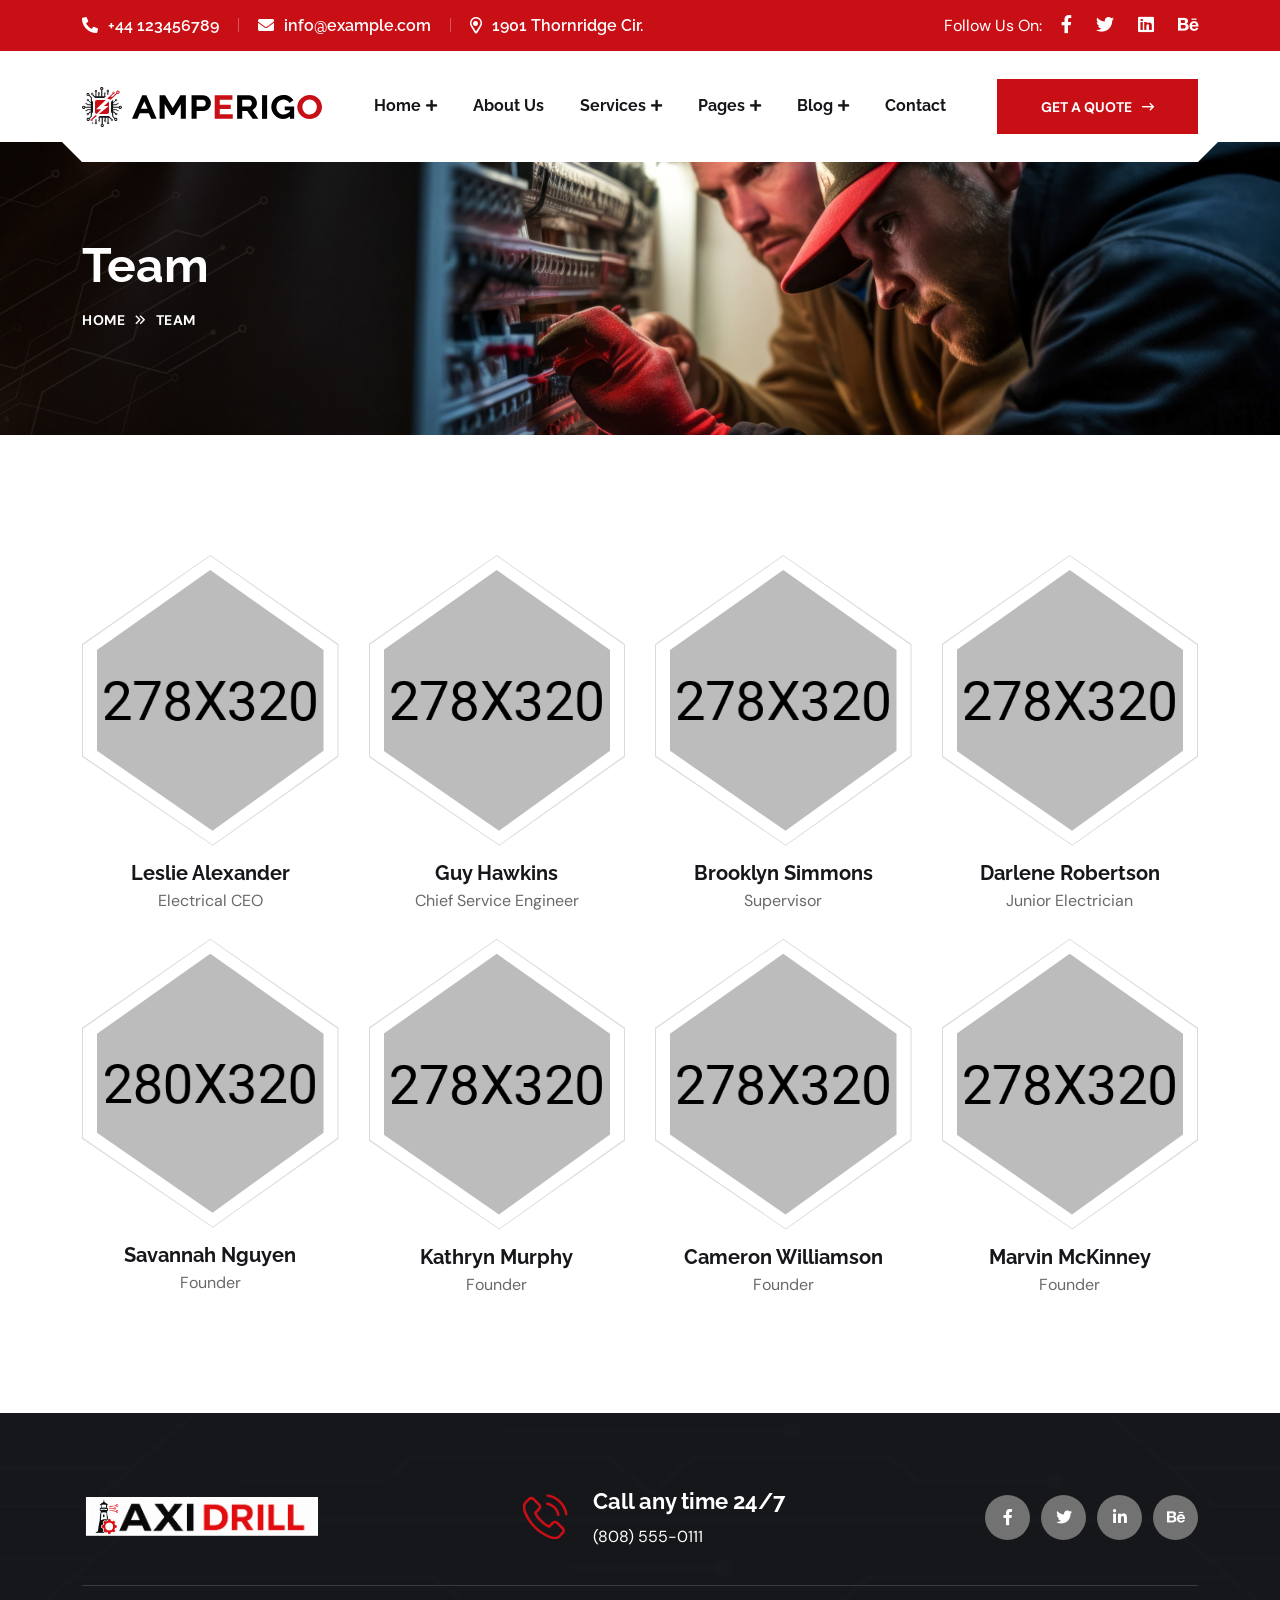
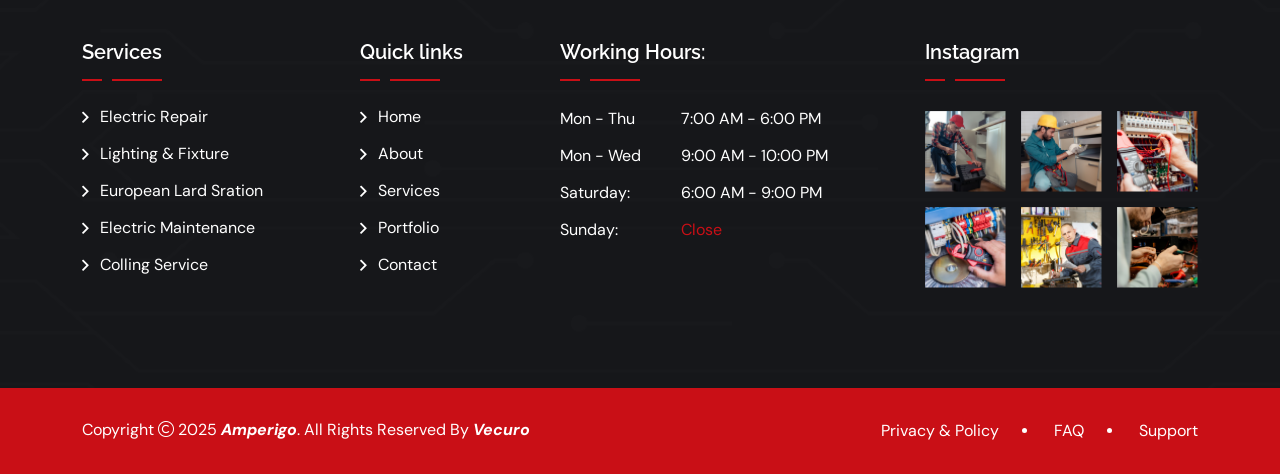
<file: team.html>
<!doctype html>
<html class="no-js" lang="zxx">

<head>
    <meta charset="utf-8">
    <meta http-equiv="x-ua-compatible" content="ie=edge">
    <title>Amperigo - Electrician & Repairing HTML Template - Team</title>
    <meta name="author" content="Vecuro">
    <meta name="description" content="Amperigo - Electrician & Repairing HTML Template">
    <meta name="keywords" content="Amperigo - Electrician & Repairing HTML Template">
    <meta name="robots" content="INDEX,FOLLOW">

    <!-- Mobile Specific Metas -->
    <meta name="viewport" content="width=device-width, initial-scale=1, shrink-to-fit=no">

    <!-- Favicons - Place favicon.ico in the root directory -->
    <link rel="shortcut icon" href="assets/img/favicon.ico" type="image/x-icon">
    <link rel="icon" href="assets/img/favicon.ico" type="image/x-icon">

    <!--==============================
	  Google Fonts
	============================== -->
    <link rel="preconnect" href="https://fonts.googleapis.com">
    <link rel="preconnect" href="https://fonts.gstatic.com" crossorigin>
    <link href="https://fonts.googleapis.com/css2?family=DM+Sans:ital,opsz,wght@0,9..40,100..1000;1,9..40,100..1000&family=Raleway:wght@100..900&display=swap" rel="stylesheet">


    <!--==============================
	    All CSS File
	============================== -->
    <!-- Bootstrap -->
    <link rel="stylesheet" href="assets/css/bootstrap.min.css">
    <!-- <link rel="stylesheet" href="assets/css/app.min.css"> -->
    <!-- Fontawesome Icon -->
    <link rel="stylesheet" href="assets/css/fontawesome.min.css">
    <!-- Layerslider -->
    <link rel="stylesheet" href="assets/css/layerslider.min.css">
    <!-- Magnific Popup -->
    <link rel="stylesheet" href="assets/css/magnific-popup.min.css">
    <!-- Slick Slider -->
    <link rel="stylesheet" href="assets/css/slick.min.css">
    <!-- News Ticker -->
    <link rel="stylesheet" href="assets/css/eocjs-newsticker.css">
    <!-- Theme Custom CSS -->
    <link rel="stylesheet" href="assets/css/style.css">

</head>

<body>


    <!--[if lte IE 9]>
    	<p class="browserupgrade">You are using an <strong>outdated</strong> browser. Please <a href="https://browsehappy.com/">upgrade your browser</a> to improve your experience and security.</p>
  <![endif]-->



    <!--********************************
   		Code Start From Here 
	******************************** -->




    <!--========================
    Sticky Header
========================-->
    <div class="sticky-header-wrap sticky-wrap sticky-header">
        <div class="sticky-active">
            <div class="container position-relative">
                <div class="row align-items-center">
                    <div class="col-5 col-md-3">
                        <div class="logo">
                            <a href="index.html">
                                <img src="assets/img/logo.svg" alt="logo">
                            </a>
                        </div>
                    </div>
                    <div class="col-7 col-md-9 text-end position-static">
                        <nav class="main-menu menu-sticky1 d-none d-lg-block">
                            <ul>
                                <li class="menu-item-has-children">
                                    <a href="index.html">Home</a>
                                    <ul class="sub-menu">
                                        <li><a href="index.html">Home Style 1</a></li>
                                        <li><a href="index-2.html">Home Style 2</a></li>
                                        <li><a href="index-3.html">Home Style 3</a></li>
                                    </ul>
                                </li>
                                <li>
                                    <a href="about.html">About Us</a>
                                </li>
                                <li class="menu-item-has-children">
                                    <a href="service.html">Services</a>
                                    <ul class="sub-menu">
                                        <li><a href="service.html">Services</a></li>
                                        <li><a href="service-details.html">Service Details</a></li>
                                    </ul>
                                </li>
                                <li class="menu-item-has-children mega-menu-wrap">
                                    <a href="#">Pages</a>
                                    <ul class="mega-menu">
                                        <li><a href="shop.html">Pagelist 1</a>
                                            <ul>
                                                <li><a href="index.html">Home Style 1</a></li>
                                                <li><a href="index-2.html">Home Style 2</a></li>
                                                <li><a href="index-3.html">Home Style 3</a></li>
                                                <li><a href="about.html">About Us</a></li>
                                            </ul>
                                        </li>
                                        <li><a href="#">Pagelist 2</a>
                                            <ul>
                                                <li><a href="service.html">Services</a></li>
                                                <li><a href="service-details.html">Service Details</a></li>
                                                <li><a href="team.html">Team</a></li>
                                                <li><a href="team-details.html">Team Details</a></li>
                                            </ul>
                                        </li>
                                        <li><a href="#">Pagelist 3</a>
                                            <ul>
                                                <li><a href="price.html">Pricing Plans</a></li>
                                                <li><a href="blog-grid.html">Blog Grid</a></li>
                                                <li><a href="blog.html">Blog Standard</a></li>
                                                <li><a href="blog-details.html">Blog Details</a></li>
                                            </ul>
                                        </li>
                                        <li><a href="#">Pagelist 4</a>
                                            <ul>
                                                <li><a href="faq.html">FAQ Page</a></li>
                                                <li><a href="project.html">Project</a></li>
                                                <li><a href="project-details.html">Project Details</a></li>
                                                <li><a href="contact.html">Contact Us</a></li>
                                                <li><a href="error.html">Error Page</a></li>
                                            </ul>
                                        </li>
                                    </ul>
                                </li>
                                <li class="menu-item-has-children">
                                    <a href="blog.html">Blog</a>
                                    <ul class="sub-menu">
                                        <li><a href="blog-grid.html">Blog Grid</a></li>
                                        <li><a href="blog.html">Blog Standard</a></li>
                                        <li><a href="blog-details.html">Blog Details</a></li>
                                    </ul>
                                </li>
                                <li>
                                    <a href="contact.html">Contact</a>
                                </li>
                            </ul>
                        </nav>
                        <button class="vs-menu-toggle d-inline-block d-lg-none"><i class="far fa-bars"></i></button>
                    </div>
                </div>
            </div>
        </div>
    </div><!--==============================
     Preloader
  ==============================-->
    <div class="preloader  ">
        <button class="vs-btn preloaderCls">Cancel Preloader </button>
        <div class="preloader-inner">
            <div class="loader"></div>
        </div>
    </div><!--==============================
    Mobile Menu
  ============================== -->
    <div class="vs-menu-wrapper">
        <div class="vs-menu-area text-center">
            <button class="vs-menu-toggle"><i class="fal fa-times"></i></button>
            <div class="mobile-logo">
                <a href="index.html"><img src="assets/img/logo.svg" alt="Amperigo"></a>
            </div>
            <div class="vs-mobile-menu">
                <ul>
                    <li class="menu-item-has-children">
                        <a href="index.html">Home</a>
                        <ul class="sub-menu">
                            <li><a href="index.html">Home Style 1</a></li>
                            <li><a href="index-2.html">Home Style 2</a></li>
                            <li><a href="index-3.html">Home Style 3</a></li>
                        </ul>
                    </li>
                    <li>
                        <a href="about.html">About Us</a>
                    </li>
                    <li class="menu-item-has-children">
                        <a href="service.html">Services</a>
                        <ul class="sub-menu">
                            <li><a href="service.html">Services</a></li>
                            <li><a href="service-details.html">Service Details</a></li>
                        </ul>
                    </li>
                    <li class="menu-item-has-children">
                        <a href="team.html">Team</a>
                        <ul class="sub-menu">
                            <li><a href="team.html">Team</a></li>
                            <li><a href="team-details.html">Team Details</a></li>
                        </ul>
                    </li>
                    <li class="menu-item-has-children">
                        <a href="#">Pages</a>
                        <ul class="sub-menu">
                            <li><a href="price-plan.html">Pricing Plans</a></li>
                            <li><a href="blog-grid.html">Blog Grid</a></li>
                            <li><a href="blog.html">Blog Standard</a></li>
                            <li><a href="blog-details.html">Blog Details</a></li>
                            <li><a href="faq.html">FAQ Page</a></li>
                            <li><a href="project.html">Project</a></li>
                            <li><a href="project-details.html">Project Details</a></li>
                            <li><a href="error.html">Error Page</a></li>
                        </ul>
                    </li>
                    <li>
                        <a href="contact.html">Contact Us</a>
                    </li>
                </ul>
            </div>
        </div>
    </div><!--==============================
    Header Area
    ==============================-->
    <header class="vs-header header-layout2">
        <div class="header-top">
            <div class="container">
                <div class="row align-items-center justify-content-between">
                    <div class="col-md-auto text-center text-md-start">
                        <div class="header-links">
                            <ul>
                                <li><i class="fas fa-phone-alt"></i><a href="tel:+44123456789">+44 123456789</a></li>
                                <li><i class="fas fa-envelope"></i><a href="mailto:info@example.com">info@example.com</a></li>
                                <li class="d-none d-md-inline-block"><i class="far fa-map-marker-alt"></i>1901 Thornridge Cir.</li>
                            </ul>
                        </div>
                    </div>
                    <div class="col-auto d-none d-md-block">
                        <div class="social-style2">
                            <span class="social-title">Follow Us On:</span>
                            <a href="https://www.facebook.com/"><i class="fab fa-facebook-f"></i></a>
                            <a href="https://x.com/"><i class="fab fa-twitter"></i></a>
                            <a href="https://www.linkedin.com/"><i class="fab fa-linkedin"></i></a>
                            <a href="https://www.behance.net/"><i class="fab fa-behance"></i></a>
                        </div>
                    </div>
                </div>
            </div>
        </div>
        <div class="header-middle">
            <div class="container">
                <div class="menu-area">
                    <div class="row justify-content-between align-items-center">
                        <div class="col-auto">
                            <div class="header-logo">
                                <a href="index.html">
                                    <img src="assets/img/logo.svg" alt="logo">
                                </a>
                            </div>
                        </div>
                        <div class="col text-end text-xl-center">
                            <nav class="main-menu menu-style1 d-none d-lg-block">
                                <ul>
                                    <li class="menu-item-has-children">
                                        <a href="index.html">Home</a>
                                        <ul class="sub-menu">
                                            <li><a href="index.html">Home Style 1</a></li>
                                            <li><a href="index-2.html">Home Style 2</a></li>
                                            <li><a href="index-3.html">Home Style 3</a></li>
                                        </ul>
                                    </li>
                                    <li>
                                        <a href="about.html">About Us</a>
                                    </li>
                                    <li class="menu-item-has-children">
                                        <a href="service.html">Services</a>
                                        <ul class="sub-menu">
                                            <li><a href="service.html">Services</a></li>
                                            <li><a href="service-details.html">Service Details</a></li>
                                        </ul>
                                    </li>
                                    <li class="menu-item-has-children mega-menu-wrap">
                                        <a href="#">Pages</a>
                                        <ul class="mega-menu">
                                            <li><a href="shop.html">Pagelist 1</a>
                                                <ul>
                                                    <li><a href="index.html">Home Style 1</a></li>
                                                    <li><a href="index-2.html">Home Style 2</a></li>
                                                    <li><a href="index-3.html">Home Style 3</a></li>
                                                    <li><a href="about.html">About Us</a></li>
                                                </ul>
                                            </li>
                                            <li><a href="#">Pagelist 2</a>
                                                <ul>
                                                    <li><a href="service.html">Services</a></li>
                                                    <li><a href="service-details.html">Service Details</a></li>
                                                    <li><a href="team.html">Team</a></li>
                                                    <li><a href="team-details.html">Team Details</a></li>
                                                </ul>
                                            </li>
                                            <li><a href="#">Pagelist 3</a>
                                                <ul>
                                                    <li><a href="price.html">Pricing Plans</a></li>
                                                    <li><a href="blog-grid.html">Blog Grid</a></li>
                                                    <li><a href="blog.html">Blog Standard</a></li>
                                                    <li><a href="blog-details.html">Blog Details</a></li>
                                                </ul>
                                            </li>
                                            <li><a href="#">Pagelist 4</a>
                                                <ul>
                                                    <li><a href="faq.html">FAQ Page</a></li>
                                                    <li><a href="project.html">Project</a></li>
                                                    <li><a href="project-details.html">Project Details</a></li>
                                                    <li><a href="contact.html">Contact Us</a></li>
                                                    <li><a href="error.html">Error Page</a></li>
                                                </ul>
                                            </li>
                                        </ul>
                                    </li>
                                    <li class="menu-item-has-children">
                                        <a href="blog.html">Blog</a>
                                        <ul class="sub-menu">
                                            <li><a href="blog-grid.html">Blog Grid</a></li>
                                            <li><a href="blog.html">Blog Standard</a></li>
                                            <li><a href="blog-details.html">Blog Details</a></li>
                                        </ul>
                                    </li>
                                    <li>
                                        <a href="contact.html">Contact</a>
                                    </li>
                                </ul>
                            </nav>
                            <button class="vs-menu-toggle d-lg-none"><i class="fal fa-bars"></i></button>
                        </div>
                        <div class="col-auto d-none d-xl-block">
                            <div class="header-btn">
                                <a href="contact.html" class="vs-btn">get a quote<i class="far fa-long-arrow-right"></i></a>
                            </div>
                        </div>
                    </div>
                </div>
            </div>
        </div>
    </header><!--==============================
    Breadcumb
============================== -->
    <div class="breadcumb-wrapper " data-bg-src="assets/img/breadcumb/breadcumb-bg.jpg">
        <div class="container z-index-common">
            <div class="breadcumb-content">
                <h1 class="breadcumb-title">Team</h1>
            </div>
            <div class="breadcumb-menu-wrap">
                <ul class="breadcumb-menu">
                    <li><a href="index.html">Home</a></li>
                    <li>Team</li>
                </ul>
            </div>
        </div>
    </div><!--==============================
    Team Area
    ==============================-->
    <section class="space-top space-extra-bottom">
        <div class="container">
            <div class="row">
                <div class="col-md-6 col-lg-4 col-xl-3">
                    <div class="team-style1">
                        <div class="team-img">
                            <a href="team-details.html"><img src="assets/img/team/team-1-1.png" alt="team"></a>
                            <div class="team-social">
                                <a href="https://www.facebook.com/"><i class="fab fa-facebook-f"></i></a>
                                <a href="https://www.linkedin.com/"><i class="fab fa-linkedin"></i></a>
                                <a href="https://x.com/"><i class="fab fa-twitter"></i></a>
                                <a href="https://www.instagram.com/"><i class="fab fa-instagram"></i></a>
                            </div>
                        </div>
                        <div class="team-content">
                            <h3 class="team-name"><a class="text-inherit" href="team-details.html">Leslie Alexander</a></h3>
                            <span class="team-degi">Electrical CEO</span>
                        </div>
                    </div>
                </div>
                <div class="col-md-6 col-lg-4 col-xl-3">
                    <div class="team-style1">
                        <div class="team-img">
                            <a href="team-details.html"><img src="assets/img/team/team-1-2.png" alt="team"></a>
                            <div class="team-social">
                                <a href="https://www.facebook.com/"><i class="fab fa-facebook-f"></i></a>
                                <a href="https://www.linkedin.com/"><i class="fab fa-linkedin"></i></a>
                                <a href="https://x.com/"><i class="fab fa-twitter"></i></a>
                                <a href="https://www.instagram.com/"><i class="fab fa-instagram"></i></a>
                            </div>
                        </div>
                        <div class="team-content">
                            <h3 class="team-name"><a class="text-inherit" href="team-details.html">Guy Hawkins</a></h3>
                            <span class="team-degi">Chief Service Engineer</span>
                        </div>
                    </div>
                </div>
                <div class="col-md-6 col-lg-4 col-xl-3">
                    <div class="team-style1">
                        <div class="team-img">
                            <a href="team-details.html"><img src="assets/img/team/team-1-3.png" alt="team"></a>
                            <div class="team-social">
                                <a href="https://www.facebook.com/"><i class="fab fa-facebook-f"></i></a>
                                <a href="https://www.linkedin.com/"><i class="fab fa-linkedin"></i></a>
                                <a href="https://x.com/"><i class="fab fa-twitter"></i></a>
                                <a href="https://www.instagram.com/"><i class="fab fa-instagram"></i></a>
                            </div>
                        </div>
                        <div class="team-content">
                            <h3 class="team-name"><a class="text-inherit" href="team-details.html">Brooklyn Simmons</a></h3>
                            <span class="team-degi">Supervisor</span>
                        </div>
                    </div>
                </div>
                <div class="col-md-6 col-lg-4 col-xl-3">
                    <div class="team-style1">
                        <div class="team-img">
                            <a href="team-details.html"><img src="assets/img/team/team-1-4.png" alt="team"></a>
                            <div class="team-social">
                                <a href="https://www.facebook.com/"><i class="fab fa-facebook-f"></i></a>
                                <a href="https://www.linkedin.com/"><i class="fab fa-linkedin"></i></a>
                                <a href="https://x.com/"><i class="fab fa-twitter"></i></a>
                                <a href="https://www.instagram.com/"><i class="fab fa-instagram"></i></a>
                            </div>
                        </div>
                        <div class="team-content">
                            <h3 class="team-name"><a class="text-inherit" href="team-details.html">Darlene Robertson</a></h3>
                            <span class="team-degi">Junior Electrician</span>
                        </div>
                    </div>
                </div>
                <div class="col-md-6 col-lg-4 col-xl-3">
                    <div class="team-style1">
                        <div class="team-img">
                            <a href="team-details.html"><img src="assets/img/team/team-1-5.png" alt="team"></a>
                            <div class="team-social">
                                <a href="https://www.facebook.com/"><i class="fab fa-facebook-f"></i></a>
                                <a href="https://www.linkedin.com/"><i class="fab fa-linkedin"></i></a>
                                <a href="https://x.com/"><i class="fab fa-twitter"></i></a>
                                <a href="https://www.instagram.com/"><i class="fab fa-instagram"></i></a>
                            </div>
                        </div>
                        <div class="team-content">
                            <h3 class="team-name"><a class="text-inherit" href="team-details.html">Savannah Nguyen</a></h3>
                            <span class="team-degi">Founder</span>
                        </div>
                    </div>
                </div>
                <div class="col-md-6 col-lg-4 col-xl-3">
                    <div class="team-style1">
                        <div class="team-img">
                            <a href="team-details.html"><img src="assets/img/team/team-1-6.png" alt="team"></a>
                            <div class="team-social">
                                <a href="https://www.facebook.com/"><i class="fab fa-facebook-f"></i></a>
                                <a href="https://www.linkedin.com/"><i class="fab fa-linkedin"></i></a>
                                <a href="https://x.com/"><i class="fab fa-twitter"></i></a>
                                <a href="https://www.instagram.com/"><i class="fab fa-instagram"></i></a>
                            </div>
                        </div>
                        <div class="team-content">
                            <h3 class="team-name"><a class="text-inherit" href="team-details.html">Kathryn Murphy</a></h3>
                            <span class="team-degi">Founder</span>
                        </div>
                    </div>
                </div>
                <div class="col-md-6 col-lg-4 col-xl-3">
                    <div class="team-style1">
                        <div class="team-img">
                            <a href="team-details.html"><img src="assets/img/team/team-1-7.png" alt="team"></a>
                            <div class="team-social">
                                <a href="https://www.facebook.com/"><i class="fab fa-facebook-f"></i></a>
                                <a href="https://www.linkedin.com/"><i class="fab fa-linkedin"></i></a>
                                <a href="https://x.com/"><i class="fab fa-twitter"></i></a>
                                <a href="https://www.instagram.com/"><i class="fab fa-instagram"></i></a>
                            </div>
                        </div>
                        <div class="team-content">
                            <h3 class="team-name"><a class="text-inherit" href="team-details.html">Cameron Williamson</a></h3>
                            <span class="team-degi">Founder</span>
                        </div>
                    </div>
                </div>
                <div class="col-md-6 col-lg-4 col-xl-3">
                    <div class="team-style1">
                        <div class="team-img">
                            <a href="team-details.html"><img src="assets/img/team/team-1-8.png" alt="team"></a>
                            <div class="team-social">
                                <a href="https://www.facebook.com/"><i class="fab fa-facebook-f"></i></a>
                                <a href="https://www.linkedin.com/"><i class="fab fa-linkedin"></i></a>
                                <a href="https://x.com/"><i class="fab fa-twitter"></i></a>
                                <a href="https://www.instagram.com/"><i class="fab fa-instagram"></i></a>
                            </div>
                        </div>
                        <div class="team-content">
                            <h3 class="team-name"><a class="text-inherit" href="team-details.html">Marvin McKinney</a></h3>
                            <span class="team-degi">Founder</span>
                        </div>
                    </div>
                </div>
            </div>
        </div>
    </section><!--==============================
			Footer Area
	==============================-->
    <footer class="footer-wrapper footer-layout1 bg-title" data-bg-src="assets/img/bg/footer-bg-1-1.png">
        <div class="container">
            <div class="footer-top">
                <div class="row align-items-center justify-content-center justify-content-md-between text-center text-md-start gy-4">
                    <div class="col-md-4 col-lg-auto">
                        <a href="index.html"><img src="assets/img/logo-red-white.svg" alt="logo"></a>
                    </div>
                    <div class="col-auto">
                        <div class="media-style2">
                            <div class="media-icon"><img src="assets/img/call-i.svg" alt="call icon"></div>
                            <div class="media-body">
                                <p class="media-title">Call any time 24/7</p>
                                <p class="media-text"><a href="tel:8085550111" class="text-reset">(808) 555-0111</a></p>
                            </div>
                        </div>
                    </div>
                    <div class="col-md-auto">
                        <div class="social-style1">
                            <a href="https://www.facebook.com/"><i class="fab fa-facebook-f"></i></a>
                            <a href="https://x.com/"><i class="fab fa-twitter"></i></a>
                            <a href="https://www.linkedin.com/"><i class="fab fa-linkedin-in"></i></a>
                            <a href="https://www.behance.net/"><i class="fab fa-behance"></i></a>
                        </div>
                    </div>
                </div>
            </div>
        </div>
        <div class="widget-area">
            <div class="container">
                <div class="row justify-content-xl-between">

                    <div class="col-md-6 col-xl-auto">
                        <div class="widget widget_nav_menu  footer-widget">
                            <h3 class="widget_title">Services</h3>
                            <div class="menu-all-pages-container footer-menu">
                                <ul class="menu">
                                    <li><a href="service-details.html">Electric Repair</a></li>
                                    <li><a href="service-details.html">Lighting & Fixture</a></li>
                                    <li><a href="service-details.html">European Lard Sration</a></li>
                                    <li><a href="service-details.html">Electric Maintenance</a></li>
                                    <li><a href="service-details.html">Colling Service</a></li>
                                </ul>
                            </div>
                        </div>
                    </div>

                    <div class="col-md-6 col-xl-auto">
                        <div class="widget widget_pages  footer-widget">
                            <h3 class="widget_title">Quick links</h3>
                            <ul>
                                <li><a href="index.html">Home</a></li>
                                <li><a href="about.html">About</a></li>
                                <li><a href="services.html">Services</a></li>
                                <li><a href="gallery.html">Portfolio</a></li>
                                <li><a href="contact.html">Contact</a></li>
                            </ul>
                        </div>
                    </div>

                    <div class="col-md-6 col-xl-auto">
                        <div class="widget  footer-widget">
                            <h3 class="widget_title">Working Hours:</h3>
                            <div class="footer-table">
                                <table>
                                    <tr>
                                        <td>Mon - Thu</td>
                                        <td>7:00 AM - 6:00 PM</td>
                                    </tr>
                                    <tr>
                                        <td>Mon - Wed</td>
                                        <td>9:00 AM - 10:00 PM</td>
                                    </tr>
                                    <tr>
                                        <td>Saturday:</td>
                                        <td>6:00 AM - 9:00 PM</td>
                                    </tr>
                                    <tr>
                                        <td>Sunday:</td>
                                        <td><span class="text-theme">Close</span></td>
                                    </tr>
                                </table>
                            </div>
                        </div>
                    </div>

                    <div class="col-md-6 col-lg-4 col-xl-auto">
                        <div class="widget footer-widget">
                            <h4 class="widget_title">Instagram</h4>
                            <div class="sidebar-gallery">
                                <div class="gallery-thumb">
                                    <a href="project-details.html"><img src="assets/img/gallery/gal-1-1.png" alt="Gallery Image" class="w-100"></a>
                                </div>
                                <div class="gallery-thumb">
                                    <a href="project-details.html"><img src="assets/img/gallery/gal-1-2.png" alt="Gallery Image" class="w-100"></a>
                                </div>
                                <div class="gallery-thumb">
                                    <a href="project-details.html"><img src="assets/img/gallery/gal-1-3.png" alt="Gallery Image" class="w-100"></a>
                                </div>
                                <div class="gallery-thumb">
                                    <a href="project-details.html"><img src="assets/img/gallery/gal-1-4.png" alt="Gallery Image" class="w-100"></a>
                                </div>
                                <div class="gallery-thumb">
                                    <a href="project-details.html"><img src="assets/img/gallery/gal-1-5.png" alt="Gallery Image" class="w-100"></a>
                                </div>
                                <div class="gallery-thumb">
                                    <a href="project-details.html"><img src="assets/img/gallery/gal-1-6.png" alt="Gallery Image" class="w-100"></a>
                                </div>
                            </div>
                        </div>
                    </div>
                </div>
            </div>
        </div>
        <div class="copyright-wrap">
            <div class="container">
                <div class="row align-items-center justify-content-between text-center text-md-start gy-2 flex-row-reverse">
                    <div class="col-md-auto">
                        <div class="copyright-menu">
                            <ul>
                                <li><a href="error.html">Privacy & Policy</a></li>
                                <li><a href="faq.html">FAQ</a></li>
                                <li><a href="contact.html">Support</a></li>
                            </ul>
                        </div>
                    </div>
                    <div class="col-md-auto">
                        <p class="copyright-text">Copyright <i class="fal fa-copyright"></i> 2025 <a href="index.html">Amperigo</a>. All Rights Reserved By <a href="https://themeforest.net/user/vecuro_themes">Vecuro</a></p>
                    </div>
                </div>
            </div>
        </div>
    </footer> <!-- Scroll To Top -->
    <a href="#" class="scrollToTop scroll-btn"><i class="far fa-arrow-up"></i></a>

    <!--********************************
			Code End  Here 
	******************************** -->

    <!--==============================
        All Js File
    ============================== -->
    <!-- Jquery -->
    <script src="assets/js/vendor/jquery-3.6.0.min.js"></script>
    <!-- Slick Slider -->
    <script src="assets/js/slick.min.js"></script>
    <!-- <script src="assets/js/app.min.js"></script> -->
    <!-- Layerslider -->
    <script src="assets/js/layerslider.utils.js"></script>
    <script src="assets/js/layerslider.transitions.js"></script>
    <script src="assets/js/layerslider.kreaturamedia.jquery.js"></script>
    <!-- Bootstrap -->
    <script src="assets/js/bootstrap.min.js"></script>
    <!-- Magnific Popup -->
    <script src="assets/js/jquery.magnific-popup.min.js"></script>
    <!-- News Ticker -->
    <script src="assets/js/eocjs-newsticker.js"></script>
    <!-- Isotope Filter -->
    <script src="assets/js/imagesloaded.pkgd.min.js"></script>
    <script src="assets/js/isotope.pkgd.min.js"></script>
    <!-- Main Js File -->
    <script src="assets/js/main.js"></script>


</body>

</html>
</file>
<file: assets/css/eocjs-newsticker.css>
.eocjs-newsticker{padding:10px 0;background-color:#eee}.eocjs-newsticker .eocjs-newsticker-container{position:relative;height:24px;overflow:hidden}.eocjs-newsticker .eocjs-newsticker-one,.eocjs-newsticker .eocjs-newsticker-two{position:absolute;left:0;top:0;height:24px;line-height:24px;white-space:nowrap}.eocjs-newsticker-loader{position:absolute;left:calc(50% - 10px);top:2px;width:20px;height:20px;display:block;border:3px solid #555;border-top:3px solid transparent;border-radius:50%;animation:a .75s linear infinite}@keyframes a{to{transform:rotate(1turn)}}
</file>
<file: assets/css/style.css>
/*
Template Name: Amperigo
Template URL: https://html.vecurosoft.com/amperigo
Description: Amperigo - Electrician & Repairing HTML Template
Author: Vecuro
Author URI: https://themeforest.net/user/vecuro_themes
Version: 1.0.0
*/
/*=================================
    CSS Index Here
==================================*/
/*
01. Theme Base
    1.1. Mixin
    1.2. Function
    1.3. Variable
    1.4. Typography
    1.5. Extend
    1.7. Wordpress Default
02. Reset
    2.1. Container
    2.2. Grid
    2.3. Input
    2.4. Slick Slider
    2.5. Mobile Menu
03. Utilities
    3.1. Preloader
    3.2. Buttons
    3.3. Titles
    3.4. Common
    3.6. Font
    3.7. Background
    3.8. Text Color
    3.9. Overlay
    3.10. Animation
04. Template Style
    4.1. Widget
    4.2. Header
    4.3. Footer
    4.4. Breadcumb
    4.5. Pagination
    4.6. Blog
    4.7. Comments
    4.8. Hero Area
    4.9. Error    
    4.10. About
    4.11. Simple Sections
    4.12. Popup Side Menu
    4.13. Popup Search
    4.14. Service
    4.15. Testimonial
    4.16. Forms
    4.17. Price Plan
    4.18. Gallery
    4.19. Process
    4.20. Counter
    4.21. Accordion
    4.22. Team
    4.23. Feature
    4.24. Progress
    4.25. Call To Action
    4.26. High Light
05. Spacing

*/
/*=================================
    CSS Index End
==================================*/
/*=================================
   01. Theme Base
==================================*/
/*------------------- 1.1. Mixin -------------------*/
:root {
  --theme-color: #C90F16;
  --body-bg: #ffffff;
  --body-color: #696969;
  --title-color: #16171A;
  --secondary-color: #F2EDEB;
  --smoke-color: #ECF0F8;
  --light-color: #f8f9fa;
  --black-color: #000000;
  --white-color: #ffffff;
  --yellow-color: #FFB303;
  --success-color: #28a745;
  --error-color: #dc3545;
  --border-color: #D8DDE1;
  --title-font: "Raleway", serif;
  --body-font: "DM Sans", serif;
  --icon-font: "Font Awesome 5 Pro";
  --main-container: 1320px;
  --container-gutters: 30px;
  --section-space: 120px;
  --section-space-mobile: 80px;
  --section-title-space: 60px;
  --ripple-ani-duration: 5s;
}

/*------------------- 1.2. Function -------------------*/
/*------------------- 1.3. Variable-------------------*/
/*------------------- 1.5. Typography -------------------*/
/*
Template Name: Amperigo
Template URL: https://html.vecurosoft.com/amperigo
Description: Amperigo - Electrician & Repairing HTML Template
Author: Vecuro
Author URI: https://themeforest.net/user/vecuro_themes
Version: 1.0.0
*/
/*=================================
    CSS Index Here
==================================*/
/*
01. Theme Base
    1.1. Mixin
    1.2. Function
    1.3. Variable
    1.4. Typography
    1.5. Extend
    1.7. Wordpress Default
02. Reset
    2.1. Container
    2.2. Grid
    2.3. Input
    2.4. Slick Slider
    2.5. Mobile Menu
03. Utilities
    3.1. Preloader
    3.2. Buttons
    3.3. Titles
    3.4. Common
    3.6. Font
    3.7. Background
    3.8. Text Color
    3.9. Overlay
    3.10. Animation
04. Template Style
    4.1. Widget
    4.2. Header
    4.3. Footer
    4.4. Breadcumb
    4.5. Pagination
    4.6. Blog
    4.7. Comments
    4.8. Hero Area
    4.9. Error    
    4.10. About
    4.11. Simple Sections
    4.12. Popup Side Menu
    4.13. Popup Search
    4.14. Service
    4.15. Testimonial
    4.16. Forms
    4.17. Price Plan
    4.18. Gallery
    4.19. Process
    4.20. Counter
    4.21. Accordion
    4.22. Team
    4.23. Feature
    4.24. Progress
    4.25. Call To Action
    4.26. High Light
05. Spacing

*/
/*=================================
    CSS Index End
==================================*/
/*=================================
   01. Theme Base
==================================*/
/*------------------- 1.1. Mixin -------------------*/
html,
body {
  scroll-behavior: auto !important;
}

body {
  font-family: var(--body-font);
  font-size: 16px;
  font-weight: 400;
  color: var(--body-color);
  background-color: var(--body-bg);
  line-height: 28px;
  overflow-x: hidden;
  -webkit-font-smoothing: antialiased;
}

iframe {
  border: none;
  width: 100%;
}

.slick-slide:focus,
button:focus,
a:focus,
a:active,
input,
input:hover,
input:focus,
input:active,
textarea,
textarea:hover,
textarea:focus,
textarea:active {
  outline: none;
}

input:focus {
  outline: none;
  box-shadow: none;
}

img:not([draggable]),
embed,
object,
video {
  max-width: 100%;
  height: auto;
}

ul {
  list-style-type: disc;
}

ol {
  list-style-type: decimal;
}

table {
  margin: 0 0 1.5em;
  width: 100%;
  border-collapse: collapse;
  border-spacing: 0;
  border: 1px solid var(--border-color);
}

th {
  font-weight: 700;
  color: var(--title-color);
}

td,
th {
  border: 1px solid var(--border-color);
  padding: 9px 12px;
}

a {
  color: var(--theme-color);
  text-decoration: none;
  outline: 0;
  transition: all ease 0.4s;
}
a:hover {
  color: var(--title-color);
}
a:active, a:focus, a:hover, a:visited {
  text-decoration: none;
  outline: 0;
}

button {
  transition: all ease 0.4s;
}

img {
  border: none;
  max-width: 100%;
}

ins {
  text-decoration: none;
}

pre {
  background: #f5f5f5;
  color: #666;
  font-size: 14px;
  margin: 20px 0;
  overflow: auto;
  padding: 20px;
  white-space: pre-wrap;
  word-wrap: break-word;
}

span.ajax-loader:empty,
p:empty {
  display: none;
}

p {
  margin: 0 0 18px 0;
  color: var(--body-color);
  line-height: 1.63;
}

h1 a,
h2 a,
h3 a,
h4 a,
h5 a,
h6 a,
p a,
span a {
  font-size: inherit;
  font-family: inherit;
  font-weight: inherit;
  line-height: inherit;
}

.h1,
h1,
.h2,
h2,
.h3,
h3,
.h4,
h4,
.h5,
h5,
.h6,
h6 {
  font-family: var(--title-font);
  color: var(--title-color);
  text-transform: none;
  font-weight: 700;
  line-height: 1.2;
  margin: 0 0 15px 0;
}

.h1,
h1 {
  font-size: 48px;
}

.h2,
h2 {
  font-size: 40px;
}

.h3,
h3 {
  font-size: 36px;
}

.h4,
h4 {
  font-size: 30px;
}

.h5,
h5 {
  font-size: 24px;
}

.h6,
h6 {
  font-size: 20px;
}

/* Large devices */
@media (max-width: 1199px) {
  .h1,
  h1 {
    font-size: 40px;
  }
  .h2,
  h2 {
    font-size: 36px;
  }
  .h3,
  h3 {
    font-size: 30px;
  }
  .h4,
  h4 {
    font-size: 24px;
  }
  .h5,
  h5 {
    font-size: 20px;
  }
  .h6,
  h6 {
    font-size: 16px;
  }
}
/* Small devices */
@media (max-width: 767px) {
  .h1,
  h1 {
    font-size: 36px;
  }
  .h2,
  h2 {
    font-size: 30px;
  }
  .h3,
  h3 {
    font-size: 26px;
  }
  .h4,
  h4 {
    font-size: 22px;
  }
  .h5,
  h5 {
    font-size: 18px;
  }
  .h6,
  h6 {
    font-size: 16px;
  }
}
/*------------------- 1.6. Extend -------------------*/
/*------------------- 1.7. Wordpress Default -------------------*/
/*=================================
    02. Reset
==================================*/
/*------------------- 2.1. Container -------------------*/
@media only screen and (min-width: 1300px) {
  .container-xxl,
  .container-xl,
  .container-lg,
  .container-md,
  .container-sm,
  .container {
    max-width: calc(var(--main-container) + var(--container-gutters));
    padding-left: calc(var(--container-gutters) / 2);
    padding-right: calc(var(--container-gutters) / 2);
  }
}
@media only screen and (max-width: 1600px) {
  .container-fluid.px-0 {
    padding-left: 15px !important;
    padding-right: 15px !important;
  }
  .container-fluid.px-0 .row {
    margin-left: -15px !important;
    margin-right: -15px !important;
  }
}
@media (min-width: 1700px) {
  .container-style1 {
    overflow: hidden;
    width: calc(var(--main-container) + 18rem);
  }
  .container-style1 .slick-list {
    padding-left: 0 !important;
  }
}
@media (min-width: 1199px) {
  .container-style2 {
    padding-left: 0;
    padding-right: 0;
    max-width: 100%;
  }
}
@media (max-width: 1199px) {
  .container-style3 {
    padding-left: 0;
    padding-right: 0;
    max-width: 100%;
  }
}
/*------------------- 2.2. Grid -------------------*/
@media (min-width: 767px) {
  .row:not([class*=gx-]) {
    --bs-gutter-x: 30px;
  }
}
.gy-gx {
  --bs-gutter-y: var(--bs-gutter-x);
}

.gy-30 {
  --bs-gutter-y: 30px;
}

@media (min-width: 1500px) {
  .gx-100 {
    --bs-gutter-x: 100px;
  }
  .gx-60 {
    --bs-gutter-x: 60px;
  }
  .gx-25 {
    --bs-gutter-x: 25px;
  }
  .gx-45 {
    --bs-gutter-x: 45px;
  }
  .gx-40 {
    --bs-gutter-x: 40px;
  }
  .gx-80 {
    --bs-gutter-x: 80px;
  }
  .gx-85 {
    --bs-gutter-x: 85px;
  }
}
/*------------------- 2.3. Input -------------------*/
/*
Template Name: Amperigo
Template URL: https://html.vecurosoft.com/amperigo
Description: Amperigo - Electrician & Repairing HTML Template
Author: Vecuro
Author URI: https://themeforest.net/user/vecuro_themes
Version: 1.0.0
*/
/*=================================
    CSS Index Here
==================================*/
/*
01. Theme Base
    1.1. Mixin
    1.2. Function
    1.3. Variable
    1.4. Typography
    1.5. Extend
    1.7. Wordpress Default
02. Reset
    2.1. Container
    2.2. Grid
    2.3. Input
    2.4. Slick Slider
    2.5. Mobile Menu
03. Utilities
    3.1. Preloader
    3.2. Buttons
    3.3. Titles
    3.4. Common
    3.6. Font
    3.7. Background
    3.8. Text Color
    3.9. Overlay
    3.10. Animation
04. Template Style
    4.1. Widget
    4.2. Header
    4.3. Footer
    4.4. Breadcumb
    4.5. Pagination
    4.6. Blog
    4.7. Comments
    4.8. Hero Area
    4.9. Error    
    4.10. About
    4.11. Simple Sections
    4.12. Popup Side Menu
    4.13. Popup Search
    4.14. Service
    4.15. Testimonial
    4.16. Forms
    4.17. Price Plan
    4.18. Gallery
    4.19. Process
    4.20. Counter
    4.21. Accordion
    4.22. Team
    4.23. Feature
    4.24. Progress
    4.25. Call To Action
    4.26. High Light
05. Spacing

*/
/*=================================
    CSS Index End
==================================*/
/*=================================
   01. Theme Base
==================================*/
/*------------------- 1.1. Mixin -------------------*/
select,
.form-control,
.form-select,
textarea,
input {
  height: 55px;
  padding: 0 45px 0 25px;
  border: none;
  color: var(--body-color);
  background-color: var(--secondary-color);
  border-radius: 9999px;
  border-radius: 0;
  font-size: 16px;
  width: 100%;
}
select:focus,
.form-control:focus,
.form-select:focus,
textarea:focus,
input:focus {
  outline: 0;
  box-shadow: none;
  background-color: var(--secondary-color);
}
select::-moz-placeholder,
.form-control::-moz-placeholder,
.form-select::-moz-placeholder,
textarea::-moz-placeholder,
input::-moz-placeholder {
  color: var(--body-color);
}
select::-moz-placeholder, .form-control::-moz-placeholder, .form-select::-moz-placeholder, textarea::-moz-placeholder, input::-moz-placeholder {
  color: var(--body-color);
}
select::placeholder,
.form-control::placeholder,
.form-select::placeholder,
textarea::placeholder,
input::placeholder {
  color: var(--body-color);
}

.form-select,
select {
  display: block;
  width: 100%;
  line-height: 1.5;
  vertical-align: middle;
  background-image: url("data:image/svg+xml;charset=utf-8,%3Csvg xmlns='http://www.w3.org/2000/svg' viewBox='0 0 16 16'%3E%3Cpath fill='none' stroke='%23343a40' stroke-linecap='round' stroke-linejoin='round' stroke-width='2' d='M2 5l6 6 6-6'/%3E%3C/svg%3E");
  background-position: right 26px center;
  background-repeat: no-repeat;
  background-size: 16px 12px;
  -webkit-appearance: none;
  -moz-appearance: none;
  appearance: none;
  cursor: pointer;
}

input::-webkit-outer-spin-button,
input::-webkit-inner-spin-button {
  -webkit-appearance: none;
  margin: 0;
}

/* Firefox */
input[type=number] {
  -moz-appearance: textfield;
}

textarea.form-control,
textarea {
  min-height: 150px;
  padding-top: 16px;
  padding-bottom: 17px;
  border-radius: 0;
}

input[type=checkbox] {
  visibility: hidden;
  opacity: 0;
  display: inline-block;
  vertical-align: middle;
  width: 0;
  height: 0;
  display: none;
}
input[type=checkbox]:checked ~ label:before {
  content: "\f00c";
  color: var(--white-color);
  background-color: var(--theme-color);
  border-color: var(--theme-color);
}
input[type=checkbox] ~ label {
  position: relative;
  padding-left: 30px;
  cursor: pointer;
  display: block;
}
input[type=checkbox] ~ label:before {
  content: "";
  font-family: var(--icon-font);
  font-weight: 700;
  position: absolute;
  left: 0px;
  top: 3.5px;
  background-color: var(--body-bg);
  border: 1px solid var(--border-color);
  height: 18px;
  width: 18px;
  line-height: 18px;
  text-align: center;
  font-size: 12px;
}

input[type=radio] {
  visibility: hidden;
  opacity: 0;
  display: inline-block;
  vertical-align: middle;
  width: 0;
  height: 0;
  display: none;
}
input[type=radio] ~ label {
  position: relative;
  padding-left: 30px;
  cursor: pointer;
  line-height: 1;
  display: inline-block;
  font-weight: 600;
  margin-bottom: 0;
}
input[type=radio] ~ label::before {
  content: "\f111";
  position: absolute;
  font-family: var(--icon-font);
  left: 0;
  top: -2px;
  width: 20px;
  height: 20px;
  padding-left: 0.5px;
  font-size: 0.4em;
  line-height: 18.95px;
  text-align: center;
  border: 1px solid var(--theme-color);
  border-radius: 100%;
  font-weight: 700;
  background: var(--body-bg);
  color: transparent;
  transition: all 0.2s ease;
}
input[type=radio]:checked ~ label::before {
  border-color: var(--theme-color);
  background-color: var(--theme-color);
  color: var(--white-color);
}

label {
  margin-bottom: 0.5em;
  margin-top: -0.3em;
  display: block;
  color: var(--title-color);
  font-family: var(--body-font);
  font-size: 16px;
}

.form-group {
  margin-bottom: var(--bs-gutter-x);
  position: relative;
}
.form-group > i {
  position: absolute;
  right: calc(var(--bs-gutter-x) / 2 + 30px);
  top: 19px;
  font-size: 16px;
  color: #A0ABB4;
}
.form-group.has-label > i {
  top: 50px;
}

textarea.is-invalid,
select.is-invalid,
input.is-invalid,
.was-validated input:invalid {
  border: 1px solid var(--error-color) !important;
  background-position: right calc(0.375em + 0.8875rem) center;
  background-image: none;
}
textarea.is-invalid:focus,
select.is-invalid:focus,
input.is-invalid:focus,
.was-validated input:invalid:focus {
  outline: 0;
  box-shadow: none;
}

textarea.is-invalid {
  background-position: top calc(0.375em + 0.5875rem) right calc(0.375em + 0.8875rem);
}

.row.no-gutters > .form-group {
  margin-bottom: 0;
}

.form-messages {
  display: none;
  margin: 0;
  padding: 10px 15px;
  margin-top: 15px;
  border-radius: 4px;
}
.form-messages > pre:last-child {
  margin-bottom: 0;
}
.form-messages > pre:first-of-type {
  margin-top: 0;
}
.form-messages.success {
  background-color: var(--success-color);
  color: var(--white-color);
  display: block;
}
.form-messages.error {
  background-color: var(--error-color);
  color: var(--white-color);
  display: block;
}
.form-messages pre {
  padding: 0;
  background-color: transparent;
  color: inherit;
}

/*------------------- 2.4. Slick Slider -------------------*/
/*
Template Name: Amperigo
Template URL: https://html.vecurosoft.com/amperigo
Description: Amperigo - Electrician & Repairing HTML Template
Author: Vecuro
Author URI: https://themeforest.net/user/vecuro_themes
Version: 1.0.0
*/
/*=================================
    CSS Index Here
==================================*/
/*
01. Theme Base
    1.1. Mixin
    1.2. Function
    1.3. Variable
    1.4. Typography
    1.5. Extend
    1.7. Wordpress Default
02. Reset
    2.1. Container
    2.2. Grid
    2.3. Input
    2.4. Slick Slider
    2.5. Mobile Menu
03. Utilities
    3.1. Preloader
    3.2. Buttons
    3.3. Titles
    3.4. Common
    3.6. Font
    3.7. Background
    3.8. Text Color
    3.9. Overlay
    3.10. Animation
04. Template Style
    4.1. Widget
    4.2. Header
    4.3. Footer
    4.4. Breadcumb
    4.5. Pagination
    4.6. Blog
    4.7. Comments
    4.8. Hero Area
    4.9. Error    
    4.10. About
    4.11. Simple Sections
    4.12. Popup Side Menu
    4.13. Popup Search
    4.14. Service
    4.15. Testimonial
    4.16. Forms
    4.17. Price Plan
    4.18. Gallery
    4.19. Process
    4.20. Counter
    4.21. Accordion
    4.22. Team
    4.23. Feature
    4.24. Progress
    4.25. Call To Action
    4.26. High Light
05. Spacing

*/
/*=================================
    CSS Index End
==================================*/
/*=================================
   01. Theme Base
==================================*/
/*------------------- 1.1. Mixin -------------------*/
.row > .slick-list {
  padding-left: 0;
  padding-right: 0;
}

.slick-track > [class*=col] {
  flex-shrink: 0;
  width: 100%;
  max-width: 100%;
  padding-right: calc(var(--bs-gutter-x) / 2);
  padding-left: calc(var(--bs-gutter-x) / 2);
  margin-top: var(--bs-gutter-y);
}

.slick-track {
  min-width: 100%;
}

.slick-slide img {
  display: inline-block;
}

.slick-dots {
  list-style-type: none;
  padding: 0;
  margin: 10px 0 40px 0;
  line-height: 0;
  text-align: center;
  height: -moz-max-content;
  height: max-content;
  line-height: 0;
}
.slick-dots li {
  display: inline-block;
  margin-right: 23px;
}
.slick-dots li:last-child {
  margin-right: 0;
}
.slick-dots button {
  position: relative;
  font-size: 0;
  padding: 0;
  background-color: var(--title-color);
  width: 12px;
  height: 12px;
  line-height: 0;
  border: none;
  transition: all ease 0.4s;
}
.slick-dots button:before {
  content: "";
  position: absolute;
  top: 50%;
  left: 50%;
  margin: -15px 0 0 -15px;
  width: 30px;
  height: 30px;
  border: 2px solid var(--theme-color);
  transition: all ease 0.4s;
  opacity: 0;
  visibility: hidden;
}
.slick-dots .slick-active button,
.slick-dots button:hover {
  background-color: var(--theme-color);
}
.slick-dots .slick-active button:before {
  opacity: 1;
  visibility: visible;
}

.slick-arrow {
  display: inline-block;
  padding: 0;
  position: absolute;
  top: calc(50% - 30px);
  left: var(--pos-x, -80px);
  background-color: var(--title-color);
  color: var(--white-color);
  border: none;
  width: var(--icon-size, 60px);
  height: var(--icon-size, 60px);
  font-size: var(--icon-font-size, 22px);
  margin-top: calc(var(--icon-size, 60px) / -2);
  z-index: 2;
  border-radius: 0;
}
.slick-arrow.default {
  position: relative;
  --pos-x: 0;
  margin-top: 0;
  margin-right: 10px;
}
.slick-arrow.slick-next {
  right: var(--pos-x, -80px);
  left: auto;
  margin-right: 0;
}
.slick-arrow:hover {
  background-color: var(--theme-color);
  color: var(--white-color);
  border-color: transparent;
}
.slick-arrow.style2 {
  background-color: var(--white-color);
  color: var(--theme-color);
}
.slick-arrow.style2:hover {
  background-color: var(--theme-color);
  color: var(--white-color);
}

.arrow-margin .slick-arrow {
  top: calc(50% - 30px);
}

.arrow-wrap .slick-arrow {
  opacity: 0;
  visibility: hidden;
}
.arrow-wrap:hover .slick-arrow {
  opacity: 1;
  visibility: visible;
}

/* Extra large devices */
@media (max-width: 1500px) {
  .slick-arrow {
    --arrow-horizontal: -20px;
  }
}
/* Medium Large devices */
@media (max-width: 1399px) {
  .slick-arrow {
    --arrow-horizontal: 40px;
  }
}
/* Medium devices */
@media (max-width: 991px) {
  .slick-arrow {
    --icon-size: 40px;
    margin-right: 40px;
  }
  .slick-arrow.slick-next {
    margin-right: 0;
    margin-left: 40px;
  }
  .slick-dots {
    margin: 8px 0 38px 0;
  }
}
/*------------------- 2.5. Mobile Menu -------------------*/
.vs-menu-wrapper {
  position: fixed;
  top: 0;
  left: 0;
  bottom: 0;
  background-color: rgba(0, 0, 0, 0.6);
  z-index: 999999;
  width: 0;
  width: 100%;
  height: 100%;
  transition: all ease 0.8s;
  opacity: 0;
  visibility: hidden;
}
.vs-menu-wrapper .mobile-logo {
  padding-bottom: 0;
  display: block;
  text-align: center;
  background-color: var(--body-bg);
  max-width: 200px;
  margin-left: auto;
  margin-right: auto;
  padding-top: 60px;
}
.vs-menu-wrapper .mobile-logo svg {
  max-width: 185px;
}
.vs-menu-wrapper .vs-menu-toggle {
  border: none;
  font-size: 22px;
  position: absolute;
  right: 10px;
  top: 10px;
  padding: 0;
  line-height: 1;
  width: 33px;
  height: 33px;
  line-height: 34px;
  font-size: 18px;
  z-index: 1;
  color: var(--white-color);
  background-color: var(--theme-color);
  border-radius: 50%;
}
.vs-menu-wrapper .vs-menu-toggle:hover {
  background-color: var(--secondary-color);
  color: var(--white-color);
}
.vs-menu-wrapper .vs-menu-area {
  width: 100%;
  max-width: 310px;
  background-color: var(--body-bg);
  border-right: 3px solid var(--theme-color);
  height: 100%;
  position: relative;
  left: -110%;
  opacity: 0;
  visibility: hidden;
  transition: all ease 1s;
  z-index: 1;
}
.vs-menu-wrapper.vs-body-visible {
  opacity: 1;
  visibility: visible;
}
.vs-menu-wrapper.vs-body-visible .vs-menu-area {
  left: 0;
  opacity: 1;
  visibility: visible;
}

.vs-mobile-menu {
  overflow-y: scroll;
  max-height: calc(100vh - 200px);
  padding-bottom: 40px;
  margin-top: 33px;
  text-align: left;
}
.vs-mobile-menu::-webkit-scrollbar-track {
  -webkit-box-shadow: inset 0 0 6px rgba(242, 0, 58, 0.2);
  background-color: #000;
}
.vs-mobile-menu::-webkit-scrollbar {
  width: 6px;
  background-color: #000;
}
.vs-mobile-menu::-webkit-scrollbar-thumb {
  background-color: var(--theme-color);
}
.vs-mobile-menu ul {
  margin: 0;
  padding: 0 0;
}
.vs-mobile-menu ul li {
  border-bottom: 1px solid var(--border-color);
  list-style-type: none;
}
.vs-mobile-menu ul li li:first-child {
  border-top: 1px solid var(--border-color);
}
.vs-mobile-menu ul li a {
  display: block;
  position: relative;
  padding: 12px 0;
  line-height: 1;
  font-size: 16px;
  text-transform: capitalize;
  color: var(--title-color);
  font-weight: 700;
}
.vs-mobile-menu ul li a:before {
  content: "\f105";
  font-family: var(--icon-font);
  position: relative;
  left: 0;
  top: 0;
  margin-right: 10px;
  display: inline-block;
}
.vs-mobile-menu ul li a:hover {
  color: var(--theme-color);
}
.vs-mobile-menu ul li.vs-active > a {
  color: var(--theme-color);
}
.vs-mobile-menu ul li.vs-active > a:before {
  transform: rotate(90deg);
}
.vs-mobile-menu ul li ul li {
  padding-left: 20px;
}
.vs-mobile-menu ul li ul li:last-child {
  border-bottom: none;
}
.vs-mobile-menu ul .vs-item-has-children > a .vs-mean-expand {
  position: absolute;
  right: 0;
  top: 50%;
  font-weight: 400;
  font-size: 12px;
  width: 25px;
  height: 25px;
  line-height: 25px;
  margin-top: -12.5px;
  display: inline-block;
  text-align: center;
  background-color: var(--smoke-color);
  color: var(--title-color);
  box-shadow: 0 0 20px -8px rgba(242, 0, 58, 0.5);
  border-radius: 50%;
}
.vs-mobile-menu ul .vs-item-has-children > a .vs-mean-expand:before {
  content: "\f067";
  font-family: var(--icon-font);
}
.vs-mobile-menu ul .vs-item-has-children.vs-active > a .vs-mean-expand:before {
  content: "\f068";
}
.vs-mobile-menu > ul {
  padding: 0 40px;
}
.vs-mobile-menu > ul > li:last-child {
  border-bottom: none;
}

.vs-menu-toggle {
  width: 50px;
  height: 50px;
  padding: 0;
  font-size: 24px;
  border: none;
  background-color: var(--theme-color);
  color: var(--white-color);
  display: inline-block;
  border-radius: 0;
}

@media (max-width: 400px) {
  .vs-menu-wrapper .vs-menu-area {
    width: 100%;
    max-width: 270px;
  }
  .vs-mobile-menu > ul {
    padding: 0 20px;
  }
}
/*=================================
    03. Utilities
==================================*/
/*------------------- 3.1. Preloader -------------------*/
.preloader {
  position: fixed;
  left: 0;
  right: 0;
  top: 0;
  bottom: 0;
  z-index: 999;
  background-color: var(--white-color);
}
.preloader .vs-btn {
  padding: 15px 20px;
  border-radius: 0;
  font-size: 14px;
}

.preloader-inner {
  text-align: center;
  position: absolute;
  left: 50%;
  top: 50%;
  transform: translate(-50%, -50%);
  text-align: center;
}
.preloader-inner img {
  display: block;
  margin: 0 auto 10px auto;
}

.loader {
  animation: loaderspin 1.5s infinite;
  height: 50px;
  width: 50px;
  display: block;
}
.loader:before, .loader:after {
  border-radius: 50%;
  content: "";
  display: block;
  height: 20px;
  width: 20px;
}
.loader:before {
  animation: ball1 1.5s infinite;
  background-color: var(--title-color);
  box-shadow: 30px 0 0 var(--theme-color);
  margin-bottom: 10px;
}
.loader:after {
  animation: ball2 1.5s infinite;
  background-color: var(--theme-color);
  box-shadow: 30px 0 0 var(--title-color);
}

@keyframes loaderspin {
  0% {
    transform: rotate(0deg) scale(0.8);
  }
  50% {
    transform: rotate(360deg) scale(1);
  }
  100% {
    transform: rotate(720deg) scale(0.8);
  }
}
@keyframes ball1 {
  0% {
    box-shadow: 30px 0 0 var(--theme-color);
  }
  50% {
    box-shadow: 0 0 0 var(--theme-color);
    margin-bottom: 0;
    transform: translate(15px, 15px);
  }
  100% {
    box-shadow: 30px 0 0 var(--theme-color);
    margin-bottom: 10px;
  }
}
@keyframes ball2 {
  0% {
    box-shadow: 30px 0 0 var(--title-color);
  }
  50% {
    box-shadow: 0 0 0 var(--title-color);
    margin-top: -20px;
    transform: translate(15px, 15px);
  }
  100% {
    box-shadow: 30px 0 0 var(--title-color);
    margin-top: 0;
  }
}
/*------------------- 3.2. Buttons -------------------*/
/*
Template Name: Amperigo
Template URL: https://html.vecurosoft.com/amperigo
Description: Amperigo - Electrician & Repairing HTML Template
Author: Vecuro
Author URI: https://themeforest.net/user/vecuro_themes
Version: 1.0.0
*/
/*=================================
    CSS Index Here
==================================*/
/*
01. Theme Base
    1.1. Mixin
    1.2. Function
    1.3. Variable
    1.4. Typography
    1.5. Extend
    1.7. Wordpress Default
02. Reset
    2.1. Container
    2.2. Grid
    2.3. Input
    2.4. Slick Slider
    2.5. Mobile Menu
03. Utilities
    3.1. Preloader
    3.2. Buttons
    3.3. Titles
    3.4. Common
    3.6. Font
    3.7. Background
    3.8. Text Color
    3.9. Overlay
    3.10. Animation
04. Template Style
    4.1. Widget
    4.2. Header
    4.3. Footer
    4.4. Breadcumb
    4.5. Pagination
    4.6. Blog
    4.7. Comments
    4.8. Hero Area
    4.9. Error    
    4.10. About
    4.11. Simple Sections
    4.12. Popup Side Menu
    4.13. Popup Search
    4.14. Service
    4.15. Testimonial
    4.16. Forms
    4.17. Price Plan
    4.18. Gallery
    4.19. Process
    4.20. Counter
    4.21. Accordion
    4.22. Team
    4.23. Feature
    4.24. Progress
    4.25. Call To Action
    4.26. High Light
05. Spacing

*/
/*=================================
    CSS Index End
==================================*/
/*=================================
   01. Theme Base
==================================*/
/*------------------- 1.1. Mixin -------------------*/
.vs-btn {
  position: relative;
  display: inline-block;
  text-align: center;
  vertical-align: middle;
  border: none;
  text-transform: uppercase;
  color: var(--white-color);
  background-color: var(--theme-color);
  font-size: 14px;
  font-weight: 700;
  line-height: 1;
  padding: 20.5px 44px;
  border-radius: 0;
  z-index: 1;
}
.vs-btn i {
  margin-left: 10px;
}
.vs-btn::after, .vs-btn::before {
  content: "";
  position: absolute;
  top: 0%;
  left: 0%;
  width: 100%;
  height: 100%;
  z-index: -1;
  margin: auto;
  background: var(--title-color);
  transition: all ease 0.5s;
  border-radius: inherit;
}
.vs-btn:before {
  transform: rotateX(90deg);
}
.vs-btn:after {
  transform: rotateY(90deg);
}
.vs-btn:hover {
  color: var(--white-color);
}
.vs-btn:hover:before {
  transform: rotateX(0);
}
.vs-btn:hover:after {
  transform: rotateY(0);
}
.vs-btn.style2 {
  padding: 22px 42px;
}
.vs-btn.style3 {
  padding: 23px 44px;
  background-color: var(--title-color);
}
.vs-btn.style3::after, .vs-btn.style3::before {
  background-color: var(--theme-color);
}
.vs-btn.style4 {
  outline: 2px solid var(--white-color);
  color: var(--white-color);
  background-color: transparent;
}
.vs-btn.style4:after, .vs-btn.style4:before {
  background-color: var(--white-color);
}
.vs-btn.style4:hover {
  color: var(--title-color) !important;
}
.vs-btn.hover-white:after, .vs-btn.hover-white:before {
  background-color: var(--white-color);
}
.vs-btn.hover-white:hover {
  color: var(--title-color);
}

.arrow-btn {
  display: inline-block;
  position: relative;
  color: var(--title-color);
  font-size: 16px;
  text-transform: uppercase;
  vertical-align: middle;
  border: 2px solid var(--theme-color);
  font-weight: 700;
  border-radius: 9999px;
  line-height: 1;
  padding: 9.5px 21.5px;
}
.arrow-btn i {
  position: absolute;
  right: -30px;
  top: 50%;
  width: 40px;
  height: 40px;
  line-height: 40px;
  background-color: var(--theme-color);
  color: var(--white-color);
  text-align: center;
  font-size: 20px;
  border-radius: 50%;
  margin-top: -20px;
  transform: rotate(-45deg);
  transition: all ease 0.4s;
}
.arrow-btn:hover {
  background-color: var(--theme-color);
  border-color: var(--theme-color);
  color: var(--white-color);
}
.arrow-btn:hover:hover i {
  background-color: var(--title-color);
}

.play-btn {
  display: inline-block;
  position: relative;
  z-index: 1;
}
.play-btn > i {
  display: inline-block;
  width: var(--icon-size, 100px);
  height: var(--icon-size, 100px);
  line-height: var(--icon-size, 100px);
  text-align: center;
  background-color: var(--theme-color);
  color: var(--white-color);
  font-size: var(--icon-font-size, 1.5em);
  border-radius: 50%;
  z-index: 1;
  transition: all ease 0.4s;
}
.play-btn:after, .play-btn:before {
  content: "";
  position: absolute;
  left: 0;
  top: 0;
  right: 0;
  bottom: 0;
  border: 2px solid var(--theme-color);
  animation-duration: var(--ripple-ani-duration);
  animation-timing-function: ease-in-out;
  animation-iteration-count: infinite;
  animation-name: ripple;
  z-index: -1;
  border-radius: 50%;
  transition: all ease 0.4s;
}
.play-btn:after {
  animation-delay: 2s;
}
.play-btn:hover i {
  background-color: var(--title-color);
  color: var(--white-color);
}
.play-btn:hover:after, .play-btn:hover::before {
  border-color: var(--white-color);
}
.play-btn.style2 i {
  --icon-size: 90px;
  background-color: var(--white-color);
  color: var(--theme-color);
}
.play-btn.style2::after, .play-btn.style2::before {
  border-color: var(--white-color);
}
.play-btn.style2:hover i {
  background-color: var(--theme-color);
  color: var(--white-color);
}
.play-btn.style2:hover::before, .play-btn.style2:hover:after {
  border-color: var(--theme-color);
}

.link-btn {
  font-weight: 600;
  font-size: 16px;
  display: inline-block;
  line-height: 0.8;
  position: relative;
  padding-bottom: 2px;
  margin-bottom: -2px;
  text-transform: capitalize;
}
.link-btn i {
  margin-left: 7px;
  font-size: 0.9rem;
}
.link-btn:before {
  content: "";
  position: absolute;
  left: 0;
  bottom: 0;
  width: 0;
  height: 1px;
  background-color: var(--theme-color);
  transition: all ease 0.4s;
}
.link-btn:hover {
  color: var(--theme-color);
}
.link-btn:hover::before {
  width: 100%;
}

.scroll-btn {
  position: fixed;
  bottom: 300px;
  right: 30px;
  z-index: 94;
  opacity: 0;
  visibility: hidden;
  display: inline-block;
  border-radius: 50%;
  /* Small devices */
}
.scroll-btn i {
  display: inline-block;
  background-color: var(--theme-color);
  color: var(--white-color);
  text-align: center;
  font-size: 16px;
  width: var(--btn-size, 50px);
  height: var(--btn-size, 50px);
  line-height: var(--btn-size, 50px);
  z-index: 2;
  border-radius: inherit;
  position: relative;
  transition: all ease 0.8s;
}
.scroll-btn:before {
  content: "";
  position: absolute;
  left: var(--extra-shape, -6px);
  top: var(--extra-shape, -6px);
  right: var(--extra-shape, -6px);
  bottom: var(--extra-shape, -6px);
  background-color: var(--body-bg);
  border-radius: inherit;
  z-index: 1;
  transition: all ease 0.4s;
}
.scroll-btn:focus i, .scroll-btn:hover i {
  background-color: var(--title-color);
  color: var(--white-color);
}
.scroll-btn.show {
  bottom: 120px;
  opacity: 1;
  visibility: visible;
}
@media (max-width: 767px) {
  .scroll-btn {
    --btn-size: 40px;
    --extra-shape: -4px;
    right: 15px;
    bottom: 50px;
  }
  .scroll-btn.show {
    bottom: 15px;
  }
}

.scrollToTop {
  position: fixed;
  right: 60px;
  bottom: 500px;
  opacity: 0;
  visibility: hidden;
  transition: all ease 0.4s;
  z-index: 96;
}
.scrollToTop.show {
  bottom: 60px;
  opacity: 1;
  visibility: visible;
}

/* Small devices */
@media (max-width: 767px) {
  .play-btn {
    --icon-size: 60px;
  }
  .play-btn.style2 i {
    --icon-size: 60px;
  }
  .scrollToTop {
    right: 20px;
  }
  .scrollToTop.show {
    bottom: 20px;
  }
}
/*------------------- 3.3. Titles -------------------*/
/*
Template Name: Amperigo
Template URL: https://html.vecurosoft.com/amperigo
Description: Amperigo - Electrician & Repairing HTML Template
Author: Vecuro
Author URI: https://themeforest.net/user/vecuro_themes
Version: 1.0.0
*/
/*=================================
    CSS Index Here
==================================*/
/*
01. Theme Base
    1.1. Mixin
    1.2. Function
    1.3. Variable
    1.4. Typography
    1.5. Extend
    1.7. Wordpress Default
02. Reset
    2.1. Container
    2.2. Grid
    2.3. Input
    2.4. Slick Slider
    2.5. Mobile Menu
03. Utilities
    3.1. Preloader
    3.2. Buttons
    3.3. Titles
    3.4. Common
    3.6. Font
    3.7. Background
    3.8. Text Color
    3.9. Overlay
    3.10. Animation
04. Template Style
    4.1. Widget
    4.2. Header
    4.3. Footer
    4.4. Breadcumb
    4.5. Pagination
    4.6. Blog
    4.7. Comments
    4.8. Hero Area
    4.9. Error    
    4.10. About
    4.11. Simple Sections
    4.12. Popup Side Menu
    4.13. Popup Search
    4.14. Service
    4.15. Testimonial
    4.16. Forms
    4.17. Price Plan
    4.18. Gallery
    4.19. Process
    4.20. Counter
    4.21. Accordion
    4.22. Team
    4.23. Feature
    4.24. Progress
    4.25. Call To Action
    4.26. High Light
05. Spacing

*/
/*=================================
    CSS Index End
==================================*/
/*=================================
   01. Theme Base
==================================*/
/*------------------- 1.1. Mixin -------------------*/
.sec-subtitle3,
.sec-subtitle2,
.sec-subtitle {
  font-size: 14px;
  font-weight: 600;
  text-transform: uppercase;
  color: var(--theme-color);
  display: inline-block;
  vertical-align: top;
  border: 1px solid var(--border-color);
  padding: 9px 22px;
  letter-spacing: 0.02em;
  line-height: 1;
  font-family: var(--title-font);
  margin-bottom: 25px;
}

.sec-subtitle2 {
  border-color: var(--theme-color);
}

.sec-subtitle3 {
  border-color: var(--white-color);
  color: var(--white-color);
}

.sec-title2,
.sec-title {
  font-size: 48px;
  line-height: 1.13;
  margin-top: -0.2em;
  margin-bottom: 21px;
  text-transform: capitalize;
}

.sec-title2 {
  text-transform: uppercase;
}

.sec-text {
  margin-bottom: 32px;
}

.sec-btns,
.title-area {
  margin-bottom: 50px;
}

.sec-text2 {
  margin: -10px 0 -0.8em 0;
  padding-top: 11px;
  color: var(--title-color);
  border-top: 1px solid #D8DDE1;
}
.sec-text2 .number {
  color: var(--theme-color);
  font-size: 30px;
  font-family: var(--title-font);
  font-weight: 700;
}

/* Medium Large devices */
@media (max-width: 1399px) {
  .sec-title2,
  .sec-title {
    font-size: 40px;
  }
}
/* Large devices */
@media (max-width: 1199px) {
  .sec-title,
  .sec-title2 {
    font-size: 36px;
    line-height: 1.2;
    margin-bottom: 15px;
  }
  .title-area,
  .sec-btns {
    margin-bottom: 40px;
  }
  .title-area.has-sec-btns {
    margin-bottom: 20px;
  }
}
/* Small devices */
@media (max-width: 767px) {
  .sec-title,
  .sec-title2 {
    font-size: 30px;
  }
}
/*------------------- 3.4. Common -------------------*/
.image-scale-hover {
  overflow: hidden;
}
.image-scale-hover img {
  transition: all ease 0.4s;
  transform: scale(1.001);
}
.image-scale-hover:hover img {
  transform: scale(1.2);
}

.z-index-step1 {
  position: relative;
  z-index: 4 !important;
}

.z-index-common {
  position: relative;
  z-index: 3;
}

.z-index-n1 {
  z-index: -1;
}

.media-body {
  flex: 1;
}

.badge {
  position: absolute;
  width: -moz-fit-content;
  width: fit-content;
  display: inline-block;
  text-align: center;
  background-color: var(--theme-color);
  color: var(--white-color);
  padding: 0.35em 0.55em;
  border-radius: 50%;
}

@media (min-width: 1921px) {
  .d-hd-none {
    display: none !important;
  }
}
@media (min-width: 1700px) {
  .d-hd-block {
    display: block !important;
  }
  .d-hd-flex {
    display: block !important;
  }
}
/*------------------- 3.6. Font -------------------*/
/*
Template Name: Amperigo
Template URL: https://html.vecurosoft.com/amperigo
Description: Amperigo - Electrician & Repairing HTML Template
Author: Vecuro
Author URI: https://themeforest.net/user/vecuro_themes
Version: 1.0.0
*/
/*=================================
    CSS Index Here
==================================*/
/*
01. Theme Base
    1.1. Mixin
    1.2. Function
    1.3. Variable
    1.4. Typography
    1.5. Extend
    1.7. Wordpress Default
02. Reset
    2.1. Container
    2.2. Grid
    2.3. Input
    2.4. Slick Slider
    2.5. Mobile Menu
03. Utilities
    3.1. Preloader
    3.2. Buttons
    3.3. Titles
    3.4. Common
    3.6. Font
    3.7. Background
    3.8. Text Color
    3.9. Overlay
    3.10. Animation
04. Template Style
    4.1. Widget
    4.2. Header
    4.3. Footer
    4.4. Breadcumb
    4.5. Pagination
    4.6. Blog
    4.7. Comments
    4.8. Hero Area
    4.9. Error    
    4.10. About
    4.11. Simple Sections
    4.12. Popup Side Menu
    4.13. Popup Search
    4.14. Service
    4.15. Testimonial
    4.16. Forms
    4.17. Price Plan
    4.18. Gallery
    4.19. Process
    4.20. Counter
    4.21. Accordion
    4.22. Team
    4.23. Feature
    4.24. Progress
    4.25. Call To Action
    4.26. High Light
05. Spacing

*/
/*=================================
    CSS Index End
==================================*/
/*=================================
   01. Theme Base
==================================*/
/*------------------- 1.1. Mixin -------------------*/
.fw-light {
  font-weight: 300;
}

.fw-normal {
  font-weight: 400;
}

.fw-medium {
  font-weight: 500;
}

.fw-semibold {
  font-weight: 600;
}

.fw-bold {
  font-weight: 700;
}

.fw-extrabold {
  font-weight: 800;
}

.fs-md {
  font-size: 18px;
}

.fs-xs {
  font-size: 14px;
}

.fs-20 {
  font-size: 20px;
}

/* Small devices */
@media (max-width: 767px) {
  .fs-20,
  .fs-md {
    font-size: 16px;
  }
}
/*------------------- 3.7. Background -------------------*/
/*
Template Name: Amperigo
Template URL: https://html.vecurosoft.com/amperigo
Description: Amperigo - Electrician & Repairing HTML Template
Author: Vecuro
Author URI: https://themeforest.net/user/vecuro_themes
Version: 1.0.0
*/
/*=================================
    CSS Index Here
==================================*/
/*
01. Theme Base
    1.1. Mixin
    1.2. Function
    1.3. Variable
    1.4. Typography
    1.5. Extend
    1.7. Wordpress Default
02. Reset
    2.1. Container
    2.2. Grid
    2.3. Input
    2.4. Slick Slider
    2.5. Mobile Menu
03. Utilities
    3.1. Preloader
    3.2. Buttons
    3.3. Titles
    3.4. Common
    3.6. Font
    3.7. Background
    3.8. Text Color
    3.9. Overlay
    3.10. Animation
04. Template Style
    4.1. Widget
    4.2. Header
    4.3. Footer
    4.4. Breadcumb
    4.5. Pagination
    4.6. Blog
    4.7. Comments
    4.8. Hero Area
    4.9. Error    
    4.10. About
    4.11. Simple Sections
    4.12. Popup Side Menu
    4.13. Popup Search
    4.14. Service
    4.15. Testimonial
    4.16. Forms
    4.17. Price Plan
    4.18. Gallery
    4.19. Process
    4.20. Counter
    4.21. Accordion
    4.22. Team
    4.23. Feature
    4.24. Progress
    4.25. Call To Action
    4.26. High Light
05. Spacing

*/
/*=================================
    CSS Index End
==================================*/
/*=================================
   01. Theme Base
==================================*/
/*------------------- 1.1. Mixin -------------------*/
.background-image,
[data-bg-src] {
  background-repeat: no-repeat;
  background-size: cover;
  background-position: center center;
}

.bg-fluid {
  background-repeat: no-repeat;
  background-size: 100% 100%;
  background-position: center center;
}

.bg-auto {
  background-size: auto auto;
}

.bg-title {
  background-color: var(--title-color);
}

.bg-theme {
  background-color: var(--theme-color);
}

.bg-secondary {
  background-color: var(--secondary-color) !important;
}

.bg-bottom {
  background-position: bottom center;
  background-size: 100% auto;
}

/*------------------- 3.8. Text Color -------------------*/
.text-inherit {
  color: inherit;
}
.text-inherit:hover {
  color: var(--theme-color);
}

a.text-theme:hover,
.text-reset:hover {
  text-decoration: underline;
}

.text-theme {
  color: var(--theme-color);
}

/*------------------- 3.9. Overlay -------------------*/
.overlay {
  position: absolute;
  top: 0;
  left: 0;
  height: 100%;
  width: 100%;
}

.position-center {
  position: absolute;
  left: 50%;
  top: 50%;
  transform: translate(-50%, -50%);
}

[data-overlay] {
  position: relative;
}
[data-overlay] [class^=col-],
[data-overlay] [class*=col-] {
  z-index: 1;
}

[data-overlay]:before {
  content: "";
  position: absolute;
  left: 0;
  top: 0;
  right: 0;
  bottom: 0;
  z-index: 1;
}

[data-opacity="1"]:before {
  opacity: 0.1;
}

[data-opacity="2"]:before {
  opacity: 0.2;
}

[data-opacity="3"]:before {
  opacity: 0.3;
}

[data-opacity="4"]:before {
  opacity: 0.4;
}

[data-opacity="5"]:before {
  opacity: 0.5;
}

[data-opacity="6"]:before {
  opacity: 0.6;
}

[data-opacity="7"]:before {
  opacity: 0.7;
}

[data-opacity="8"]:before {
  opacity: 0.8;
}

[data-opacity="9"]:before {
  opacity: 0.9;
}

[data-opacity="10"]:before {
  opacity: 1;
}

/*------------------- 3.10. Animation -------------------*/
.jump-reverse-img,
.jump-img,
.jump-reverse,
.jump {
  animation: jumpping var(--duration, 6s) infinite linear;
}

.jump-reverse-img,
.jump-img {
  --duration: 5s;
}

.jump-reverse-img,
.jump-reverse {
  --jump-y: -20px;
}

.rotate-reverse-img,
.rotate-img,
.rotate-reverse,
.rotate {
  animation: rotate var(--duration, 12s) infinite linear;
}

.rotate-reverse-img,
.rotate-img {
  --duration: 40s;
}

.rotate-reverse {
  --rotate-angle: -360deg;
}

.fadeInUp {
  animation-name: fadeInUp;
}

.wow-animated {
  animation-duration: 1s;
  animation-fill-mode: both;
}

.fadein {
  --animation-name: fadein-custom;
}

.slideinup {
  --animation-name: slideinup;
}

.slideindown {
  --animation-name: slideindown;
}

.slideinleft {
  --animation-name: slideinleft;
}

.slideinright {
  --animation-name: slideinright;
}

.animated {
  animation-fill-mode: both;
  animation-iteration-count: 1;
  animation-duration: 1s;
  animation-delay: 0.3s;
  animation-name: var(--animation-name);
}

.ripple-animation {
  animation-duration: var(--ripple-ani-duration);
  animation-timing-function: ease-in-out;
  animation-iteration-count: infinite;
  animation-name: ripple;
}

@keyframes ripple {
  0% {
    transform: scale(1);
    opacity: 0;
  }
  30% {
    opacity: 0.4;
  }
  100% {
    transform: scale(1.5);
    opacity: 0;
  }
}
@keyframes rotate {
  0% {
    transform: rotate(0);
  }
  100% {
    transform: rotate(var(--rotate-angle, 360deg));
  }
}
@keyframes slideinup {
  0% {
    opacity: 0;
    transform: translateY(70px);
  }
  100% {
    transform: translateY(0);
  }
}
@keyframes slideindown {
  0% {
    opacity: 0;
    transform: translateY(-70px);
  }
  100% {
    transform: translateY(0);
  }
}
@keyframes slideinleft {
  0% {
    opacity: 0;
    transform: translateX(-70px);
  }
  100% {
    transform: translateX(0);
  }
}
@keyframes slideinright {
  0% {
    opacity: 0;
    transform: translateX(70px);
  }
  100% {
    transform: translateX(0);
  }
}
@keyframes fadein-custom {
  0% {
    opacity: 0;
  }
  100% {
    opacity: 1;
  }
}
@keyframes fadeInUp {
  0% {
    opacity: 0;
    transform: translateY(20px);
  }
  100% {
    opacity: 1;
    transform: translateY(0);
  }
}
@keyframes spin {
  to {
    transform: rotate(360deg);
  }
}
@keyframes jumpping {
  0%, 100% {
    transform: translate3d(0, 0, 0);
  }
  40% {
    transform: translate3d(0, var(--jump-y, 20px), var(--jump-x, 0));
  }
}
@keyframes bounceonhover {
  0% {
    transform: translateX(0px);
  }
  50% {
    transform: translateX(-8px);
  }
  100% {
    transform: translateX(0);
  }
}
/*=================================
    04. Template Style
==================================*/
/*------------------- 4.1. Widget  -------------------*/
/*
Template Name: Amperigo
Template URL: https://html.vecurosoft.com/amperigo
Description: Amperigo - Electrician & Repairing HTML Template
Author: Vecuro
Author URI: https://themeforest.net/user/vecuro_themes
Version: 1.0.0
*/
/*=================================
    CSS Index Here
==================================*/
/*
01. Theme Base
    1.1. Mixin
    1.2. Function
    1.3. Variable
    1.4. Typography
    1.5. Extend
    1.7. Wordpress Default
02. Reset
    2.1. Container
    2.2. Grid
    2.3. Input
    2.4. Slick Slider
    2.5. Mobile Menu
03. Utilities
    3.1. Preloader
    3.2. Buttons
    3.3. Titles
    3.4. Common
    3.6. Font
    3.7. Background
    3.8. Text Color
    3.9. Overlay
    3.10. Animation
04. Template Style
    4.1. Widget
    4.2. Header
    4.3. Footer
    4.4. Breadcumb
    4.5. Pagination
    4.6. Blog
    4.7. Comments
    4.8. Hero Area
    4.9. Error    
    4.10. About
    4.11. Simple Sections
    4.12. Popup Side Menu
    4.13. Popup Search
    4.14. Service
    4.15. Testimonial
    4.16. Forms
    4.17. Price Plan
    4.18. Gallery
    4.19. Process
    4.20. Counter
    4.21. Accordion
    4.22. Team
    4.23. Feature
    4.24. Progress
    4.25. Call To Action
    4.26. High Light
05. Spacing

*/
/*=================================
    CSS Index End
==================================*/
/*=================================
   01. Theme Base
==================================*/
/*------------------- 1.1. Mixin -------------------*/
.widget_nav_menu ul,
.widget_pages ul,
.widget_archive ul,
.widget_categories ul {
  list-style: none;
  margin: 0 0 -10px 0;
  padding: 0;
}
.widget_nav_menu a,
.widget_pages a,
.widget_archive a,
.widget_categories a {
  display: block;
  margin: 0 0 18px 0;
  padding: 0 0 15px 0;
  font-size: 16px;
  font-weight: 600;
  line-height: 1;
  font-family: var(--title-font);
  color: var(--body-color);
  border-bottom: 1.1px solid var(--border-color);
  border-radius: 0;
  position: relative;
}
.widget_nav_menu a::before,
.widget_pages a::before,
.widget_archive a::before,
.widget_categories a::before {
  content: "\f07c";
  position: relative;
  margin-right: 10px;
  font-family: var(--icon-font);
}
.widget_nav_menu a:after,
.widget_pages a:after,
.widget_archive a:after,
.widget_categories a:after {
  content: "\f178";
  font-family: var(--icon-font);
  position: absolute;
  right: 0;
  top: 0;
}
.widget_nav_menu a:hover,
.widget_pages a:hover,
.widget_archive a:hover,
.widget_categories a:hover {
  color: var(--theme-color);
}
.widget_nav_menu > ul > li:last-child > a,
.widget_pages > ul > li:last-child > a,
.widget_archive > ul > li:last-child > a,
.widget_categories > ul > li:last-child > a {
  border-bottom: none;
  padding-bottom: 0;
  margin-bottom: 7px;
}
.widget_nav_menu li,
.widget_pages li,
.widget_archive li,
.widget_categories li {
  display: block;
  position: relative;
}
.widget_nav_menu li > span,
.widget_pages li > span,
.widget_archive li > span,
.widget_categories li > span {
  width: 40px;
  height: 40px;
  line-height: 35.5px;
  font-size: 18px;
  font-weight: 500;
  color: var(--title-color);
  background-color: transparent;
  right: 10px;
  top: 10px;
  z-index: 1;
  display: inline-block;
  text-align: center;
  position: absolute;
  border: 2px solid var(--theme-color);
  transition: all ease 0.4s;
  border-radius: 0;
}
.widget_nav_menu li:hover > span,
.widget_pages li:hover > span,
.widget_archive li:hover > span,
.widget_categories li:hover > span {
  background-color: var(--theme-color);
  color: var(--white-color);
}
.widget_nav_menu .children,
.widget_pages .children,
.widget_archive .children,
.widget_categories .children {
  margin-left: 10px;
}

.widget_nav_menu .sub-menu {
  margin-left: 10px;
}

.wp-block-archives {
  list-style: none;
  margin: 0;
  padding: 0;
  margin-bottom: 20px;
}
.wp-block-archives a:not(:hover) {
  color: inherit;
}

.vs-blog ul.wp-block-archives li {
  margin: 5px 0;
}

/*
Template Name: Amperigo
Template URL: https://html.vecurosoft.com/amperigo
Description: Amperigo - Electrician & Repairing HTML Template
Author: Vecuro
Author URI: https://themeforest.net/user/vecuro_themes
Version: 1.0.0
*/
/*=================================
    CSS Index Here
==================================*/
/*
01. Theme Base
    1.1. Mixin
    1.2. Function
    1.3. Variable
    1.4. Typography
    1.5. Extend
    1.7. Wordpress Default
02. Reset
    2.1. Container
    2.2. Grid
    2.3. Input
    2.4. Slick Slider
    2.5. Mobile Menu
03. Utilities
    3.1. Preloader
    3.2. Buttons
    3.3. Titles
    3.4. Common
    3.6. Font
    3.7. Background
    3.8. Text Color
    3.9. Overlay
    3.10. Animation
04. Template Style
    4.1. Widget
    4.2. Header
    4.3. Footer
    4.4. Breadcumb
    4.5. Pagination
    4.6. Blog
    4.7. Comments
    4.8. Hero Area
    4.9. Error    
    4.10. About
    4.11. Simple Sections
    4.12. Popup Side Menu
    4.13. Popup Search
    4.14. Service
    4.15. Testimonial
    4.16. Forms
    4.17. Price Plan
    4.18. Gallery
    4.19. Process
    4.20. Counter
    4.21. Accordion
    4.22. Team
    4.23. Feature
    4.24. Progress
    4.25. Call To Action
    4.26. High Light
05. Spacing

*/
/*=================================
    CSS Index End
==================================*/
/*=================================
   01. Theme Base
==================================*/
/*------------------- 1.1. Mixin -------------------*/
.widget {
  padding: var(--widget-padding-y, 40px) var(--widget-padding-x, 40px);
  position: relative;
  margin-bottom: 40px;
  background-color: var(--secondary-color);
}
.widget select,
.widget input {
  height: 60px;
  border: none;
  background-color: var(--input-bg, #F0F4F5);
  border-radius: 9999px;
}

.widget_vs_btns .vs-btn {
  width: 100%;
  margin-bottom: 15px;
}
.widget_vs_btns .vs-btn:last-child {
  margin-bottom: 0;
}
.widget_vs_btns .vs-btn i {
  margin-right: 10px;
  margin-left: 0;
}

.widget_title {
  position: relative;
  font-weight: 600;
  font-size: 24px;
  line-height: 1em;
  margin: -0.2em 0 38px 0;
  padding: 0 0 18px 0;
  font-family: var(--title-font);
}
.widget_title:after, .widget_title:before {
  content: "";
  position: absolute;
  left: 0;
  bottom: -2px;
  height: 3px;
  width: 100%;
  background-color: var(--border-color);
  border-radius: 9999px;
}
.widget_title:after {
  width: 30px;
  background-color: var(--theme-color);
}

.widget .search-form {
  position: relative;
  display: flex;
}
.widget .search-form input {
  background-color: var(--white-color);
  border-radius: 0;
  flex: 1;
  padding: 0 20px;
  height: 56px;
}
.widget .search-form button {
  width: 56px;
  height: 56px;
  background-color: var(--theme-color);
  color: var(--white-color);
  border: none;
  text-align: center;
  padding: 0;
}
.widget .search-form button:hover {
  background-color: var(--title-color);
  color: var(--white-color);
}

.wp-block-tag-cloud a,
.tagcloud a {
  display: inline-block;
  border: none;
  font-size: 14px;
  font-weight: 400;
  line-height: 1;
  padding: 13px 18.5px;
  margin-right: 5px;
  margin-bottom: 10px;
  color: var(--title-color);
  background-color: var(--secondary-color);
  border-radius: 2px;
  position: relative;
  z-index: 1;
}
.wp-block-tag-cloud a:hover,
.tagcloud a:hover {
  background-color: var(--theme-color);
  color: var(--white-color) !important;
  border-color: transparent;
}
.wp-block-tag-cloud a:hover:before,
.tagcloud a:hover:before {
  background-color: var(--white-color);
}

.widget .tagcloud a:not(:hover) {
  background-color: var(--white-color);
}

.tagcloud {
  margin-right: -5px;
  margin-bottom: -10px;
}

.recent-post {
  display: flex;
  align-items: center;
  margin-bottom: 21px;
}
.recent-post:last-child {
  margin-bottom: 0;
}
.recent-post .media-img {
  margin-right: 15px;
  width: 85px;
}
.recent-post .media-img img {
  width: 100%;
}
.recent-post .post-title {
  font-weight: 600;
  font-size: 18px;
  line-height: 28px;
  margin: 0 0 4px 0;
}
.recent-post .recent-post-meta a {
  text-transform: capitalize;
  font-size: 14px;
  font-weight: 400;
  color: var(--body-color);
}
.recent-post .recent-post-meta a i {
  color: var(--theme-color);
  margin-right: 7px;
}

.sidebar-gallery {
  display: grid;
  gap: 15px;
  grid-template-columns: repeat(3, 1fr);
}
.sidebar-gallery .gallery-thumb {
  overflow: hidden;
}
.sidebar-gallery .gallery-thumb img {
  transition: all ease 0.4s;
  transform: scale(1.01) rotate(0);
}
.sidebar-gallery .gallery-thumb:hover img {
  transform: scale(1.1) rotate(5deg);
}

.vs-widget-about:not(.style2) {
  text-align: center;
}
.vs-widget-about:not(.style2) .footer-text {
  color: var(--white-color);
}
.vs-widget-about .footer-logo {
  margin-bottom: 30px;
}
.vs-widget-about .footer-text {
  font-size: 18px;
  max-width: 620px;
  margin: 0 auto -0.5em auto;
}

/* Large devices */
@media (max-width: 1199px) {
  .widget {
    --widget-padding-y: 30px;
    --widget-padding-x: 30px;
  }
  .recent-post .post-title {
    font-size: 16px;
    line-height: 24px;
  }
}
/* Medium devices */
@media (max-width: 991px) {
  .sidebar-area {
    padding-top: 30px;
  }
  .wp-block-tag-cloud a,
  .tagcloud a {
    padding: 10.5px 18px;
  }
}
/* Small devices */
@media (max-width: 767px) {
  .widget_title {
    font-size: 22px;
  }
  .sidebar-area .comment-list .comment-author {
    font-size: 18px;
  }
  .sidebar-area .comment-list .comment-text {
    font-size: 14px;
  }
}
/* Extra small devices */
@media (max-width: 575px) {
  .widget {
    padding: 30px 20px;
  }
}
/*
Template Name: Amperigo
Template URL: https://html.vecurosoft.com/amperigo
Description: Amperigo - Electrician & Repairing HTML Template
Author: Vecuro
Author URI: https://themeforest.net/user/vecuro_themes
Version: 1.0.0
*/
/*=================================
    CSS Index Here
==================================*/
/*
01. Theme Base
    1.1. Mixin
    1.2. Function
    1.3. Variable
    1.4. Typography
    1.5. Extend
    1.7. Wordpress Default
02. Reset
    2.1. Container
    2.2. Grid
    2.3. Input
    2.4. Slick Slider
    2.5. Mobile Menu
03. Utilities
    3.1. Preloader
    3.2. Buttons
    3.3. Titles
    3.4. Common
    3.6. Font
    3.7. Background
    3.8. Text Color
    3.9. Overlay
    3.10. Animation
04. Template Style
    4.1. Widget
    4.2. Header
    4.3. Footer
    4.4. Breadcumb
    4.5. Pagination
    4.6. Blog
    4.7. Comments
    4.8. Hero Area
    4.9. Error    
    4.10. About
    4.11. Simple Sections
    4.12. Popup Side Menu
    4.13. Popup Search
    4.14. Service
    4.15. Testimonial
    4.16. Forms
    4.17. Price Plan
    4.18. Gallery
    4.19. Process
    4.20. Counter
    4.21. Accordion
    4.22. Team
    4.23. Feature
    4.24. Progress
    4.25. Call To Action
    4.26. High Light
05. Spacing

*/
/*=================================
    CSS Index End
==================================*/
/*=================================
   01. Theme Base
==================================*/
/*------------------- 1.1. Mixin -------------------*/
.footer-widget,
.footer-widget .widget {
  padding: 0;
  border: none;
  padding-bottom: 0;
  background-color: transparent;
}
.footer-widget .widget_title {
  font-size: 20px;
  font-weight: 600;
  margin-bottom: 32px;
  padding-bottom: 17px;
  color: var(--white-color);
}
.footer-widget .widget_title:after, .footer-widget .widget_title::before {
  left: 0;
  width: 20px;
  height: 1.5px;
  background-color: var(--theme-color);
  border-radius: 0;
}
.footer-widget .widget_title:after {
  left: 30px;
  width: 50px;
}
.footer-widget.widget_meta ul, .footer-widget.widget_pages ul, .footer-widget.widget_archive ul, .footer-widget.widget_categories ul, .footer-widget.widget_nav_menu ul {
  margin-top: -0.1em;
}
.footer-widget.widget_meta ul ul, .footer-widget.widget_pages ul ul, .footer-widget.widget_archive ul ul, .footer-widget.widget_categories ul ul, .footer-widget.widget_nav_menu ul ul {
  margin-top: 0;
}
.footer-widget.widget_meta a, .footer-widget.widget_pages a, .footer-widget.widget_archive a, .footer-widget.widget_categories a, .footer-widget.widget_nav_menu a {
  position: relative;
  width: -moz-max-content;
  width: max-content;
  display: block;
  border: none;
  font-size: 16px;
  font-weight: 400;
  margin-bottom: 21px;
  color: var(--white-color);
  font-family: var(--body-font);
  border: none;
  padding: 0 0 0 18px;
}
.footer-widget.widget_meta a:after, .footer-widget.widget_pages a:after, .footer-widget.widget_archive a:after, .footer-widget.widget_categories a:after, .footer-widget.widget_nav_menu a:after {
  display: none;
}
.footer-widget.widget_meta a::before, .footer-widget.widget_pages a::before, .footer-widget.widget_archive a::before, .footer-widget.widget_categories a::before, .footer-widget.widget_nav_menu a::before {
  content: "\f105";
  position: absolute;
  font-family: var(--icon-font);
  font-weight: 400;
  left: 0;
  top: 50%;
  height: 10px;
  margin-top: -5px;
  font-size: 18px;
  display: inline-block;
  line-height: 10px;
  transition: all ease 0.4s;
  color: var(--white-color);
}
.footer-widget.widget_meta a:hover, .footer-widget.widget_pages a:hover, .footer-widget.widget_archive a:hover, .footer-widget.widget_categories a:hover, .footer-widget.widget_nav_menu a:hover {
  color: var(--theme-color);
}
.footer-widget.widget_meta a:hover::before, .footer-widget.widget_pages a:hover::before, .footer-widget.widget_archive a:hover::before, .footer-widget.widget_categories a:hover::before, .footer-widget.widget_nav_menu a:hover::before {
  color: var(--theme-color);
  animation: bounceonhover 0.6s infinite linear;
}
.footer-widget.widget_meta li > span, .footer-widget.widget_pages li > span, .footer-widget.widget_archive li > span, .footer-widget.widget_categories li > span, .footer-widget.widget_nav_menu li > span {
  width: auto;
  height: auto;
  position: relative;
  background-color: transparent;
  color: var(--body-color);
  line-height: 1;
}
.footer-widget.widget_meta li:last-child a, .footer-widget.widget_pages li:last-child a, .footer-widget.widget_archive li:last-child a, .footer-widget.widget_categories li:last-child a, .footer-widget.widget_nav_menu li:last-child a {
  margin-bottom: 0;
}

.footer-table table {
  border: none;
  margin: 0;
}
.footer-table td {
  color: var(--white-color);
  padding: 0 40px 21px 0;
  border: none;
  line-height: 1;
}
.footer-table td:last-child {
  padding-right: 0;
}
.footer-table tr:last-child td {
  padding-bottom: 0;
}

/* Large devices */
@media (max-width: 1199px) {
  .footer-widget {
    margin-bottom: 50px;
  }
  .footer-widget .widget_title {
    font-size: 20px;
    margin-bottom: 30px;
    margin-top: 0;
  }
}
/* Medium devices */
@media (max-width: 991px) {
  .footer-widget .widget_title {
    font-size: 22px;
  }
}
/*------------------- 4.2. Header  -------------------*/
/*
Template Name: Amperigo
Template URL: https://html.vecurosoft.com/amperigo
Description: Amperigo - Electrician & Repairing HTML Template
Author: Vecuro
Author URI: https://themeforest.net/user/vecuro_themes
Version: 1.0.0
*/
/*=================================
    CSS Index Here
==================================*/
/*
01. Theme Base
    1.1. Mixin
    1.2. Function
    1.3. Variable
    1.4. Typography
    1.5. Extend
    1.7. Wordpress Default
02. Reset
    2.1. Container
    2.2. Grid
    2.3. Input
    2.4. Slick Slider
    2.5. Mobile Menu
03. Utilities
    3.1. Preloader
    3.2. Buttons
    3.3. Titles
    3.4. Common
    3.6. Font
    3.7. Background
    3.8. Text Color
    3.9. Overlay
    3.10. Animation
04. Template Style
    4.1. Widget
    4.2. Header
    4.3. Footer
    4.4. Breadcumb
    4.5. Pagination
    4.6. Blog
    4.7. Comments
    4.8. Hero Area
    4.9. Error    
    4.10. About
    4.11. Simple Sections
    4.12. Popup Side Menu
    4.13. Popup Search
    4.14. Service
    4.15. Testimonial
    4.16. Forms
    4.17. Price Plan
    4.18. Gallery
    4.19. Process
    4.20. Counter
    4.21. Accordion
    4.22. Team
    4.23. Feature
    4.24. Progress
    4.25. Call To Action
    4.26. High Light
05. Spacing

*/
/*=================================
    CSS Index End
==================================*/
/*=================================
   01. Theme Base
==================================*/
/*------------------- 1.1. Mixin -------------------*/
.vs-header {
  position: relative;
  z-index: 41;
}

.header-logo {
  max-width: 270px;
  padding: 15px 0;
}

.sticky-header {
  position: fixed;
  left: 0;
  top: -100%;
  z-index: 999;
  padding: 20px;
}
.sticky-header .logo {
  padding: 18px 0;
}

.menu-sticky1 > ul > li > a {
  padding: 25px 0;
}

.will-sticky .sticky-active {
  position: fixed;
  top: -100%;
  right: 0;
  left: 0;
  background-color: var(--white-color);
  transition: all ease 0.8s;
  box-shadow: 0 0 10px 0 rgba(0, 0, 0, 0.07);
}
.will-sticky .sticky-active.active {
  top: 0;
}

.main-menu a {
  display: block;
  position: relative;
  font-family: var(--title-font);
  font-weight: 700;
  font-size: 18px;
  color: var(--title-color);
  /* Extra large devices */
}
@media (max-width: 1500px) {
  .main-menu a {
    font-size: 16px;
  }
}
.main-menu a:hover {
  color: var(--theme-color);
}
.main-menu > ul > li {
  margin: 0 16px;
}
.main-menu ul {
  margin: 0;
  padding: 0;
}
.main-menu ul li {
  list-style-type: none;
  display: inline-block;
  position: relative;
}
.main-menu ul li.menu-item-has-children > a:after {
  content: "\f067";
  position: relative;
  font-family: var(--icon-font);
  margin-left: 5px;
  top: -0.8px;
  font-size: 0.8rem;
}
.main-menu ul li:last-child {
  margin-right: 0;
}
.main-menu ul li:first-child {
  margin-left: 0;
}
.main-menu ul li:hover > ul.sub-menu,
.main-menu ul li:hover ul.mega-menu {
  visibility: visible;
  opacity: 1;
  margin-top: 0;
  z-index: 9;
}
.main-menu ul.sub-menu,
.main-menu ul.mega-menu {
  position: absolute;
  text-align: left;
  top: 100%;
  left: 0;
  background-color: var(--body-bg);
  box-shadow: 0 5px 10px 0 rgba(0, 0, 0, 0.1);
  visibility: hidden;
  min-width: 190px;
  width: -moz-max-content;
  width: max-content;
  padding: 7px;
  left: -14px;
  margin-top: 50px;
  opacity: 0;
  z-index: -1;
  border-bottom: 3px solid var(--theme-color);
  box-shadow: 0px 10px 60px 0px rgba(0, 0, 0, 0.09), 0px 3px 0px 0px rgba(231, 13, 60, 0.004);
  transform-origin: top center;
  transition: margin-top 0.4s ease-in-out 0s, visibility 0.4s ease-in-out 0s, opacity 0.4s ease-in-out 0s, z-index 0s;
}
.main-menu ul.sub-menu a,
.main-menu ul.mega-menu a {
  font-size: 16px;
  line-height: 30px;
}
.main-menu ul.sub-menu {
  padding: 18px 20px;
  left: -27px;
}
.main-menu ul.sub-menu:before {
  content: "";
  position: absolute;
  left: 34px;
  top: 30px;
  width: 1px;
  background-color: var(--border-color);
  height: calc(100% - 65px);
}
.main-menu ul.sub-menu li {
  display: block;
  margin: 0 0;
  padding: 3px 9px;
}
.main-menu ul.sub-menu li.menu-item-has-children > a:after {
  content: "\f105";
  float: right;
  top: 3px;
}
.main-menu ul.sub-menu li a {
  position: relative;
  padding-left: 21px;
}
.main-menu ul.sub-menu li a:before {
  content: "\f111";
  position: absolute;
  top: 2.8em;
  left: 0;
  font-family: var(--icon-font);
  width: 11px;
  height: 11px;
  text-align: center;
  border-radius: 50%;
  display: inline-block;
  font-size: 0.2em;
  line-height: 11.5px;
  color: var(--theme-color);
  font-weight: 700;
  background-color: var(--body-bg);
  box-shadow: inset 0px 2px 4px 0px rgba(242, 0, 58, 0.4);
}
.main-menu ul.sub-menu li ul.sub-menu {
  left: 100%;
  right: auto;
  top: 0;
  margin: 0 0;
  margin-left: 20px;
}
.main-menu ul.sub-menu li ul.sub-menu li ul {
  left: 100%;
  right: auto;
}
.main-menu .mega-menu-wrap {
  position: static;
}
.main-menu ul.mega-menu {
  display: flex;
  justify-content: space-between;
  text-align: left;
  width: 100%;
  max-width: var(--main-container);
  padding: 20px 15px 23px 15px;
  left: 50%;
  transform: translateX(-50%);
}
.main-menu ul.mega-menu li {
  display: block;
  width: 100%;
  padding: 0 15px;
}
.main-menu ul.mega-menu li li {
  padding: 4px 0;
}
.main-menu ul.mega-menu li a {
  display: inline-block;
}
.main-menu ul.mega-menu > li > a {
  display: block;
  padding: 0;
  padding-bottom: 5px;
  margin-bottom: 10px;
  text-transform: uppercase;
  letter-spacing: 1px;
  font-weight: 700;
  color: var(--title-color);
  border-color: var(--theme-color);
}
.main-menu ul.mega-menu > li > a::after, .main-menu ul.mega-menu > li > a::before {
  content: "";
  position: absolute;
  bottom: 0;
  left: 0;
  width: 15px;
  height: 1px;
  background-color: var(--theme-color);
}
.main-menu ul.mega-menu > li > a::after {
  width: calc(100% - 20px);
  left: 20px;
}
.main-menu ul.mega-menu > li > a:hover {
  padding-left: 0;
}

.menu-style1 > ul > li > a {
  padding: 41px 0;
}

.header-links ul {
  margin: 0;
  padding: 0;
  list-style-type: none;
}
.header-links li {
  display: inline-block;
  font-size: 16px;
  font-weight: 600;
  color: var(--white-color);
  font-family: var(--title-font);
  margin: 0 15px 0 0;
  padding: 0 20px 0 0;
  line-height: 1;
  position: relative;
}
.header-links li:after {
  content: "";
  position: absolute;
  right: 0;
  top: 50%;
  height: 14px;
  margin-top: -7px;
  width: 1px;
  background-color: var(--white-color);
  opacity: 0.3;
}
.header-links li:last-child {
  padding-right: 0;
  margin-right: 0;
}
.header-links li:last-child:after {
  display: none;
}
.header-links i {
  margin: 0 10px 0 0;
}
.header-links a {
  color: inherit;
}
.header-links a:hover {
  color: inherit;
  text-decoration: underline;
}

.header-icons {
  height: 100%;
  display: flex;
}
.header-icons button,
.header-icons a {
  border: none;
  background-color: transparent;
  height: 50px;
  width: 50px;
  line-height: 47px;
  border: 2px solid var(--border-color);
  vertical-align: middle;
  color: var(--theme-color);
  font-size: 20px;
  margin-right: 0;
  margin-left: 25px;
  text-align: center;
  border-radius: 50%;
}
.header-icons button:first-child,
.header-icons a:first-child {
  margin-left: 0;
}
.header-icons button:hover,
.header-icons a:hover {
  background-color: var(--theme-color);
  color: var(--white-color);
  border-color: transparent;
}

.header-layout1 .header-logo {
  background-color: var(--theme-color);
  width: 385px;
  max-width: 100%;
  height: 100%;
  align-items: center;
  justify-content: center;
  display: flex;
}
.header-layout1 .container-fluid {
  padding-left: 0;
  padding-right: 0;
}
.header-layout1 .menu-area,
.header-layout1 .header-top {
  padding-left: 30px;
  padding-right: 30px;
}
.header-layout1 .header-top {
  background-color: var(--theme-color);
  padding-top: 11px;
  padding-bottom: 11px;
}
.header-layout1 .header-text {
  color: var(--white-color);
  margin-bottom: 0;
  font-size: 16px;
  font-weight: 600;
  font-family: var(--title-font);
}

.header-logo2 {
  background-color: var(--title-color);
  border-right: 4px solid var(--theme-color);
  height: 100%;
  display: flex;
  align-items: center;
  padding: 20px 25px;
}

.header-layout2 .header-top {
  background-color: var(--theme-color);
  padding: 11px 0;
}
.header-layout2 .menu-area {
  position: relative;
  margin-bottom: -20px;
}
.header-layout2 .menu-area:before {
  content: "";
  position: absolute;
  left: -20px;
  top: 0;
  right: -20px;
  bottom: 0;
  background-color: #fff;
  z-index: -1;
  clip-path: polygon(0 0, 100% 0, 100% calc(100% - 20px), calc(100% - 20px) 100%, 20px 100%, 0 calc(100% - 20px));
}

.header-layout3 {
  position: absolute;
  left: 0;
  right: 0;
  top: 0;
}
.header-layout3 .header-top {
  padding: 10.5px 0;
  background-color: var(--title-color);
}
.header-layout3 .header-top .social-style2 a:hover {
  color: var(--theme-color);
}
.header-layout3 .menu-area {
  background-color: rgba(255, 255, 255, 0.1);
}
.header-layout3 .main-menu > ul > li > a {
  color: var(--white-color);
}
.header-layout3 .main-menu > ul > li > a:hover {
  color: var(--theme-color);
}

/* Extra large devices */
@media (max-width: 1500px) {
  .header-layout1 .header-logo {
    width: 270px;
    padding-right: 15px;
    padding-left: 15px;
  }
  .header-layout1 .main-menu > ul > li {
    margin: 0 10px;
  }
  .header-layout1 .main-menu > ul > li:last-child {
    margin-right: 0;
  }
  .header-layout1 .main-menu > ul > li:first-child {
    margin-left: 0;
  }
  .header-layout1 .menu-area,
  .header-layout1 .header-top {
    padding-left: 15px;
    padding-right: 15px;
  }
  .header-icons button,
  .header-icons a {
    margin-left: 10px;
    width: 40px;
    height: 40px;
    line-height: 36px;
    font-size: 14px;
  }
  .header-logo2 {
    padding-left: 0;
  }
  .header-layout3 {
    position: relative;
    background-color: var(--title-color);
  }
  .header-layout3 .header-top {
    border-bottom: 1px solid rgba(255, 255, 255, 0.25);
  }
  .header-layout3 .menu-area {
    background-color: transparent;
  }
  .header-layout3 .main-menu > ul > li {
    margin: 0 13px;
  }
}
/* Large devices */
@media (max-width: 1199px) {
  .header-links li {
    font-size: 14px;
    margin: 0 10px 0 0;
    padding: 0 15px 0 0;
  }
}
/* Medium devices */
@media (max-width: 991px) {
  .header-layout2 .menu-area {
    margin: 0;
  }
  .header-layout2 .menu-area:before {
    display: none;
  }
}
/* Small devices */
@media (max-width: 767px) {
  .header-layout1 .header-logo {
    width: 190px;
  }
  .header-links {
    text-align: center;
  }
  .header-links li {
    font-size: 12px;
  }
}
/* Extra small devices */
@media (max-width: 575px) {
  .header-links ul {
    line-height: 0;
  }
  .header-links li {
    display: inline-block;
    padding-right: 0;
    margin: 0 10px 0 0;
    line-height: 1;
    font-size: 10px;
  }
  .header-links li i {
    margin-right: 4px;
  }
  .header-links li::after {
    display: none;
  }
  .header-logo {
    max-width: 200px;
  }
  .header-logo2 {
    padding-right: 0;
    border: none;
  }
}
/*------------------- 4.3. Footer  -------------------*/
/*
Template Name: Amperigo
Template URL: https://html.vecurosoft.com/amperigo
Description: Amperigo - Electrician & Repairing HTML Template
Author: Vecuro
Author URI: https://themeforest.net/user/vecuro_themes
Version: 1.0.0
*/
/*=================================
    CSS Index Here
==================================*/
/*
01. Theme Base
    1.1. Mixin
    1.2. Function
    1.3. Variable
    1.4. Typography
    1.5. Extend
    1.7. Wordpress Default
02. Reset
    2.1. Container
    2.2. Grid
    2.3. Input
    2.4. Slick Slider
    2.5. Mobile Menu
03. Utilities
    3.1. Preloader
    3.2. Buttons
    3.3. Titles
    3.4. Common
    3.6. Font
    3.7. Background
    3.8. Text Color
    3.9. Overlay
    3.10. Animation
04. Template Style
    4.1. Widget
    4.2. Header
    4.3. Footer
    4.4. Breadcumb
    4.5. Pagination
    4.6. Blog
    4.7. Comments
    4.8. Hero Area
    4.9. Error    
    4.10. About
    4.11. Simple Sections
    4.12. Popup Side Menu
    4.13. Popup Search
    4.14. Service
    4.15. Testimonial
    4.16. Forms
    4.17. Price Plan
    4.18. Gallery
    4.19. Process
    4.20. Counter
    4.21. Accordion
    4.22. Team
    4.23. Feature
    4.24. Progress
    4.25. Call To Action
    4.26. High Light
05. Spacing

*/
/*=================================
    CSS Index End
==================================*/
/*=================================
   01. Theme Base
==================================*/
/*------------------- 1.1. Mixin -------------------*/
.widget-area {
  padding-top: 60px;
  padding-bottom: 60px;
}

.copyright-wrap {
  padding: 29px 0;
  background-color: var(--theme-color);
}

.copyright-text {
  margin: 0;
  font-size: 16px;
  color: var(--white-color);
}
.copyright-text a {
  font-style: italic;
  font-weight: 700;
  color: inherit;
}
.copyright-text a:hover {
  text-decoration: underline;
}

.copyright-menu ul {
  margin: 0;
  padding: 0;
}
.copyright-menu li {
  display: inline-block;
  margin-right: 23px;
  padding-right: 28px;
  position: relative;
}
.copyright-menu li:after {
  content: "";
  position: absolute;
  right: 0;
  top: 50%;
  width: 5px;
  height: 5px;
  margin-top: -2.5px;
  background-color: var(--white-color);
  border-radius: 50%;
  transition: all ease 0.4s;
}
.copyright-menu li:last-child {
  padding-right: 0;
  margin-right: 0;
}
.copyright-menu li:last-child:after {
  display: none;
}
.copyright-menu a {
  display: block;
  color: var(--white-color);
  font-size: 16px;
}
.copyright-menu a:hover {
  text-decoration: underline;
  color: var(--white-color);
}

.copyright-menu2 ul {
  margin: 0 auto;
  padding: 0;
  list-style: none;
  text-align: center;
  display: flex;
  flex-wrap: wrap;
  justify-content: center;
  position: relative;
  width: -moz-max-content;
  width: max-content;
  max-width: 100%;
  z-index: 1;
}
.copyright-menu2 ul:before {
  content: "";
  position: absolute;
  left: 0;
  right: 0;
  top: -1px;
  bottom: -0.5px;
  border-top: 1px solid rgba(255, 255, 255, 0.2);
  border-bottom: 1px solid rgba(255, 255, 255, 0.2);
  z-index: -1;
}
.copyright-menu2 li {
  display: inline-block;
  margin: 0;
}
.copyright-menu2 li:first-child a {
  border-width: 0 1px 0 1px;
}
.copyright-menu2 a {
  display: block;
  padding: 0;
  border: none;
  font-size: 18px;
  font-weight: 700;
  font-family: var(--title-font);
  color: var(--white-color);
  padding: 25px 50px 25px 50px;
  margin: -1px;
  border-width: 0 1px 0 0;
  border-style: solid;
  border-color: rgba(255, 255, 255, 0.2);
}
.copyright-menu2 a:after, .copyright-menu2 a:before {
  display: none;
}
.copyright-menu2 a:hover {
  border-color: transparent;
  background-color: var(--theme-color);
  color: var(--white-color);
}

.footer-top {
  border-bottom: 1px solid rgba(255, 255, 255, 0.15);
  padding-top: 77px;
  padding-bottom: 40px;
}

.footer-social {
  text-align: center;
}
.footer-social a {
  display: inline-block;
  width: 45px;
  height: 45px;
  line-height: 45px;
  text-align: center;
  background-color: rgba(114, 114, 114, 0.5);
  color: var(--white-color);
  margin-right: 8px;
  border-radius: 50%;
}
.footer-social a:last-child {
  margin-right: 0;
}
.footer-social a:hover {
  background-color: var(--theme-color);
  color: var(--white-color);
}

.footer-layout2 {
  background-color: var(--title-color);
}
.footer-layout2 .widget-area {
  padding: 80px 0 20px 0;
}
.footer-layout2 .widget {
  padding: 0;
  background-color: transparent;
  margin-bottom: 60px;
}
.footer-layout2 .copyright-wrap {
  text-align: center;
  padding: 22px 15px;
}

.footer-layout3 .footer-top {
  padding: 60px 0;
  border-bottom: 1px solid rgba(255, 255, 255, 0.2);
}
.footer-layout3 .copyright-wrap {
  border-top: 1px solid rgba(255, 255, 255, 0.2);
  background-color: transparent;
}

/* Large devices */
@media (max-width: 1199px) {
  .widget-area {
    padding-top: 50px;
    padding-bottom: 10px;
  }
  .footer-top {
    padding-top: 40px;
    padding-bottom: 40px;
  }
  .copyright-menu2 a {
    padding: 20px 30px;
  }
}
/* Medium devices */
@media (max-width: 991px) {
  .copyright-text {
    font-size: 14px;
  }
  .copyright-menu li {
    padding-right: 0;
    margin-right: 10px;
  }
  .copyright-menu li::after {
    display: none;
  }
  .copyright-menu a {
    font-size: 14px;
  }
  .copyright-wrap {
    padding: 20px 0;
  }
  .copyright-menu2 a {
    padding: 15px 20px;
    font-size: 14px;
  }
  .footer-layout2 .widget {
    margin-bottom: 30px;
  }
}
/* Small devices */
@media (max-width: 767px) {
  .copyright-menu2 ul {
    border-bottom: none;
  }
  .copyright-menu2 li:first-child a,
  .copyright-menu2 a {
    padding: 14px 20px 12px 20px;
    font-size: 12px;
    display: block;
    margin: 0;
    border-width: 0 1px 1px 1px;
  }
  .copyright-menu2 li:last-child a {
    border-width: 0 1px 1px 1px;
  }
}
/*------------------- 4.4. Breadcumb  -------------------*/
/*
Template Name: Amperigo
Template URL: https://html.vecurosoft.com/amperigo
Description: Amperigo - Electrician & Repairing HTML Template
Author: Vecuro
Author URI: https://themeforest.net/user/vecuro_themes
Version: 1.0.0
*/
/*=================================
    CSS Index Here
==================================*/
/*
01. Theme Base
    1.1. Mixin
    1.2. Function
    1.3. Variable
    1.4. Typography
    1.5. Extend
    1.7. Wordpress Default
02. Reset
    2.1. Container
    2.2. Grid
    2.3. Input
    2.4. Slick Slider
    2.5. Mobile Menu
03. Utilities
    3.1. Preloader
    3.2. Buttons
    3.3. Titles
    3.4. Common
    3.6. Font
    3.7. Background
    3.8. Text Color
    3.9. Overlay
    3.10. Animation
04. Template Style
    4.1. Widget
    4.2. Header
    4.3. Footer
    4.4. Breadcumb
    4.5. Pagination
    4.6. Blog
    4.7. Comments
    4.8. Hero Area
    4.9. Error    
    4.10. About
    4.11. Simple Sections
    4.12. Popup Side Menu
    4.13. Popup Search
    4.14. Service
    4.15. Testimonial
    4.16. Forms
    4.17. Price Plan
    4.18. Gallery
    4.19. Process
    4.20. Counter
    4.21. Accordion
    4.22. Team
    4.23. Feature
    4.24. Progress
    4.25. Call To Action
    4.26. High Light
05. Spacing

*/
/*=================================
    CSS Index End
==================================*/
/*=================================
   01. Theme Base
==================================*/
/*------------------- 1.1. Mixin -------------------*/
.breadcumb-menu {
  max-width: 100%;
  padding: 0;
  margin: 30px 0 0 0;
  list-style-type: none;
  position: relative;
}
.breadcumb-menu li {
  display: inline-block;
  list-style: none;
  position: relative;
}
.breadcumb-menu li:after {
  content: "\f101";
  font-family: var(--icon-font);
  font-weight: 400;
  vertical-align: middle;
  position: relative;
  top: -1px;
  margin-left: 10px;
  margin-right: 5px;
}
.breadcumb-menu li:last-child:after {
  display: none;
}
.breadcumb-menu li,
.breadcumb-menu a,
.breadcumb-menu span {
  word-break: break-word;
  white-space: normal;
  font-weight: 700;
  font-size: 14px;
  color: var(--white-color);
  font-family: var(--body-font);
  letter-spacing: 0.04em;
  text-transform: uppercase;
}
.breadcumb-menu a:hover {
  color: var(--theme-color);
}

.breadcumb-title {
  color: var(--white-color);
  margin: -0.1em 0 -0.4em 0;
  font-size: 64px;
}

.breadcumb-wrapper {
  overflow: hidden;
  position: relative;
  background-color: var(--title-color);
  background-size: cover;
  padding: 143px 0 143px 0;
  /* Hight Resoulation devices */
}
@media (min-width: 1922px) {
  .breadcumb-wrapper {
    background-size: cover;
    background-position: center top;
  }
}

/* Extra large devices */
@media (max-width: 1500px) {
  .breadcumb-wrapper {
    padding: 100px 0 100px 0;
  }
  .breadcumb-title {
    font-size: 48px;
  }
}
/* Medium devices */
@media (max-width: 991px) {
  .breadcumb-wrapper {
    padding: 80px 0 80px 0;
  }
  .breadcumb-title {
    font-size: 40px;
  }
}
/* Small devices */
@media (max-width: 767px) {
  .breadcumb-wrapper {
    padding: 60px 0 60px 0;
    background-position: left center;
    text-align: center;
  }
  .breadcumb-title {
    font-size: 30px;
  }
  .breadcumb-menu {
    margin-top: 15px;
  }
  .breadcumb-menu li,
  .breadcumb-menu a {
    font-size: 12px;
  }
}
/*------------------- 4.5. Pagination  -------------------*/
/*
Template Name: Amperigo
Template URL: https://html.vecurosoft.com/amperigo
Description: Amperigo - Electrician & Repairing HTML Template
Author: Vecuro
Author URI: https://themeforest.net/user/vecuro_themes
Version: 1.0.0
*/
/*=================================
    CSS Index Here
==================================*/
/*
01. Theme Base
    1.1. Mixin
    1.2. Function
    1.3. Variable
    1.4. Typography
    1.5. Extend
    1.7. Wordpress Default
02. Reset
    2.1. Container
    2.2. Grid
    2.3. Input
    2.4. Slick Slider
    2.5. Mobile Menu
03. Utilities
    3.1. Preloader
    3.2. Buttons
    3.3. Titles
    3.4. Common
    3.6. Font
    3.7. Background
    3.8. Text Color
    3.9. Overlay
    3.10. Animation
04. Template Style
    4.1. Widget
    4.2. Header
    4.3. Footer
    4.4. Breadcumb
    4.5. Pagination
    4.6. Blog
    4.7. Comments
    4.8. Hero Area
    4.9. Error    
    4.10. About
    4.11. Simple Sections
    4.12. Popup Side Menu
    4.13. Popup Search
    4.14. Service
    4.15. Testimonial
    4.16. Forms
    4.17. Price Plan
    4.18. Gallery
    4.19. Process
    4.20. Counter
    4.21. Accordion
    4.22. Team
    4.23. Feature
    4.24. Progress
    4.25. Call To Action
    4.26. High Light
05. Spacing

*/
/*=================================
    CSS Index End
==================================*/
/*=================================
   01. Theme Base
==================================*/
/*------------------- 1.1. Mixin -------------------*/
.vs-pagination {
  margin-bottom: 30px;
}
.vs-pagination ul {
  margin: 0;
  padding: 0;
  list-style: none;
}
.vs-pagination span,
.vs-pagination a {
  position: relative;
  display: inline-block;
  text-align: center;
  border: none;
  background-color: var(--secondary-color);
  color: var(--title-color);
  font-family: var(--body-font);
  font-size: 16px;
  font-weight: 600;
  width: 56px;
  height: 56px;
  line-height: 56px;
  z-index: 1;
}
.vs-pagination span i,
.vs-pagination a i {
  font-size: 1.2em;
}
.vs-pagination span.active, .vs-pagination span:hover,
.vs-pagination a.active,
.vs-pagination a:hover {
  color: var(--white-color);
  background-color: var(--theme-color);
}
.vs-pagination li {
  display: inline-block;
  margin: 0 3px;
  list-style-type: none;
}
.vs-pagination li:last-child {
  margin-right: 0;
}
.vs-pagination li:first-child {
  margin-left: 0;
}

.post-pagination {
  border-top: 1px solid var(--border-color);
  border-bottom: 1px solid var(--border-color);
  padding: 40px 0;
  margin-bottom: 30px;
  margin-top: 7px;
}

.post-pagi-box {
  display: flex;
  align-items: center;
  gap: 20px;
}
.post-pagi-box .pagi-icon {
  width: 60px;
  height: 60px;
  line-height: 60px;
  text-align: center;
  font-size: 22px;
  border-radius: 50%;
  background-color: var(--title-color);
  color: var(--white-color);
  display: inline-block;
}
.post-pagi-box:hover .pagi-icon {
  background-color: var(--theme-color);
}
.post-pagi-box .pagi-content {
  flex: 1;
  line-height: 0;
}
.post-pagi-box .pagi-content > a {
  color: var(--body-color);
  display: inline-block;
  line-height: 1;
}
.post-pagi-box .pagi-title {
  font-size: 20px;
  font-weight: 600;
  line-height: 1;
  margin: 0 0 15px 0px;
}
.post-pagi-box.next {
  flex-direction: row-reverse;
  text-align: right;
}

/* Medium devices */
@media (max-width: 991px) {
  .post-pagi-box .pagi-title {
    font-size: 16px;
    margin: 0 0 10px 0px;
  }
  .post-pagi-box .pagi-icon {
    width: 40px;
    height: 40px;
    line-height: 40px;
    font-size: 16px;
  }
  .post-pagi-box .post-pagination {
    padding: 25px 0;
  }
}
/* Small devices */
@media (max-width: 767px) {
  .vs-pagination span,
  .vs-pagination a {
    width: 35px;
    height: 35px;
    line-height: 35px;
    font-size: 12px;
  }
  .vs-pagination li:first-child a, .vs-pagination li:last-child a {
    padding: 0 10px;
  }
  .post-pagi-box {
    display: block;
  }
  .post-pagi-box .pagi-icon {
    margin-bottom: 15px;
  }
}
/*------------------- 4.6. Blog  -------------------*/
/*
Template Name: Amperigo
Template URL: https://html.vecurosoft.com/amperigo
Description: Amperigo - Electrician & Repairing HTML Template
Author: Vecuro
Author URI: https://themeforest.net/user/vecuro_themes
Version: 1.0.0
*/
/*=================================
    CSS Index Here
==================================*/
/*
01. Theme Base
    1.1. Mixin
    1.2. Function
    1.3. Variable
    1.4. Typography
    1.5. Extend
    1.7. Wordpress Default
02. Reset
    2.1. Container
    2.2. Grid
    2.3. Input
    2.4. Slick Slider
    2.5. Mobile Menu
03. Utilities
    3.1. Preloader
    3.2. Buttons
    3.3. Titles
    3.4. Common
    3.6. Font
    3.7. Background
    3.8. Text Color
    3.9. Overlay
    3.10. Animation
04. Template Style
    4.1. Widget
    4.2. Header
    4.3. Footer
    4.4. Breadcumb
    4.5. Pagination
    4.6. Blog
    4.7. Comments
    4.8. Hero Area
    4.9. Error    
    4.10. About
    4.11. Simple Sections
    4.12. Popup Side Menu
    4.13. Popup Search
    4.14. Service
    4.15. Testimonial
    4.16. Forms
    4.17. Price Plan
    4.18. Gallery
    4.19. Process
    4.20. Counter
    4.21. Accordion
    4.22. Team
    4.23. Feature
    4.24. Progress
    4.25. Call To Action
    4.26. High Light
05. Spacing

*/
/*=================================
    CSS Index End
==================================*/
/*=================================
   01. Theme Base
==================================*/
/*------------------- 1.1. Mixin -------------------*/
blockquote.vs-quote {
  border: 1px solid var(--border-color);
  border-radius: 0 0 0 50px;
  position: relative;
  padding: 32px 50px 0.1px 50px;
  margin: 42px 0 42px 0;
}
blockquote.vs-quote p {
  font-size: 16px;
  font-family: var(--title-font);
  font-weight: 600;
  line-height: 26px;
  color: var(--title-color);
  font-style: normal;
  margin: 0;
  z-index: 2;
  position: relative;
}
blockquote.vs-quote cite {
  font-family: var(--title-font);
  font-weight: 600;
  line-height: 1;
  font-size: 16px;
  font-style: normal;
  display: block;
  width: -moz-max-content;
  width: max-content;
  padding: 9px 27.5px;
  background-color: var(--theme-color);
  color: var(--white-color);
  margin: 32px 0 -16px 50px;
}
blockquote.vs-quote::before {
  content: "\f10d";
  font-family: var(--icon-font);
  font-weight: 700;
  color: var(--theme-color);
  background-color: var(--white-color);
  display: inline-block;
  font-size: 2.8rem;
  padding: 0 10px 50px 5px;
  position: absolute;
  left: -5px;
  top: -17px;
  z-index: 1;
}

.blog-meta {
  margin-top: -0.4em;
}
.blog-meta span,
.blog-meta a {
  display: inline-block;
  margin-right: 16px;
  padding-right: 20px;
  font-size: 16px;
  color: var(--body-color);
  position: relative;
}
.blog-meta span:last-child,
.blog-meta a:last-child {
  padding-right: 0;
  margin-right: 0;
}
.blog-meta span:last-child:before,
.blog-meta a:last-child:before {
  display: none;
}
.blog-meta span:before,
.blog-meta a:before {
  content: "";
  position: absolute;
  right: 0;
  top: 50%;
  margin-top: -8px;
  height: 16px;
  width: 1px;
  background-color: #D8DDE1;
}
.blog-meta span i,
.blog-meta a i {
  margin-right: 10px;
  color: var(--theme-color);
}
.blog-meta a:hover {
  color: var(--theme-color);
}

.blog-category {
  margin-bottom: -10px;
}
.blog-category a {
  display: inline-block;
  color: var(--white-color);
  padding: 4.5px 24.5px;
  margin-right: 5px;
  margin-bottom: 10px;
  border: 1px solid transparent;
  background-color: var(--theme-color);
}
.blog-category a:hover {
  background-color: var(--white-color);
  color: var(--body-color);
  border-color: var(--theme-color);
}

.blog-title a {
  color: inherit;
}
.blog-title a:hover {
  color: var(--theme-color);
}

.vs-blog {
  margin-bottom: 30px;
}

.share-links-title {
  font-size: 20px;
  font-weight: 600;
  font-family: var(--title-font);
  color: var(--title-color);
  margin: 0 15px 0 0;
  display: inline-block;
}

.share-links {
  padding: 40px var(--blog-space-x, 40px);
  background-color: var(--white-color);
  box-shadow: 0 20px 20px 0 rgba(0, 0, 0, 0.05);
  position: relative;
  z-index: 3;
}
.share-links:before {
  content: "";
  position: absolute;
  top: 0;
  left: var(--blog-space-x, 40px);
  right: var(--blog-space-x, 40px);
  height: 1px;
  background-color: var(--secondary-color);
}
.share-links .row {
  align-items: center;
  --bs-gutter-y: 15px;
}
.share-links .tagcloud {
  display: inline-block;
}
.share-links .social-links {
  display: inline-block;
  list-style-type: none;
  margin: -2px;
  padding: 0;
}
.share-links .social-links li {
  display: inline-block;
  margin-right: 4px;
}
.share-links .social-links li:last-child {
  margin-right: 0;
}
.share-links .social-links a {
  width: 40px;
  height: 40px;
  line-height: 40px;
  font-size: 14px;
  color: var(--title-color);
  background-color: var(--secondary-color);
  text-align: center;
  display: block;
}
.share-links .social-links a:hover {
  color: var(--white-color);
  background-color: var(--theme-color);
  border-color: var(--theme-color);
}

.blog-inner-title {
  font-size: 30px;
  margin-top: -0.25em;
  margin-bottom: 42px;
}

.blog-date {
  background-color: var(--theme-color);
  color: var(--white-color);
  font-size: 16px;
  font-weight: 400;
  line-height: 1;
  display: inline-block;
  padding: 8px 21px;
  margin-bottom: 18px;
  position: absolute;
  right: 20px;
  top: 20px;
  border-radius: 10px;
}
.blog-date i {
  margin-right: 7px;
}
.blog-date:hover {
  color: var(--title-color);
  background-color: var(--secondary-color);
}

.blog-btn {
  display: inline-block;
  font-size: 16px;
  text-transform: uppercase;
  font-family: var(--body-font);
  font-weight: 700;
  color: var(--title-color);
  line-height: 1;
  border-radius: 9999px;
  border: 1px solid var(--title-color);
  padding: 5px 5px 5px 20px;
}
.blog-btn i {
  display: inline-block;
  height: 30px;
  line-height: 30px;
  width: 30px;
  color: var(--white-color);
  background-color: var(--theme-color);
  border-radius: 50%;
  text-align: center;
  margin-left: 10px;
  transition: all ease 0.4s;
}
.blog-btn:hover {
  background-color: var(--theme-color);
  color: var(--white-color);
  border-color: transparent;
}
.blog-btn:hover i {
  background-color: var(--white-color);
  color: var(--theme-color);
}

.blog-single {
  position: relative;
  margin-bottom: 60px;
}
.blog-single .blog-meta {
  margin-bottom: 12px;
}
.blog-single .blog-title {
  line-height: 1.2;
  margin-bottom: 15px;
  font-size: 30px;
}
.blog-single .blog-text {
  margin-bottom: 32px;
}
.blog-single .blog-content {
  padding: 34px var(--blog-space-x, 40px) 40px var(--blog-space-x, 40px);
  overflow: hidden;
  box-shadow: 0 5px 30px 0 rgba(0, 0, 0, 0.05);
  background-color: var(--white-color);
  position: relative;
  z-index: 2;
}
.blog-single .blog-audio,
.blog-single .blog-img {
  position: relative;
  background-color: var(--secondary-color);
  box-shadow: 0 10px 30px 0 rgba(0, 0, 0, 0.05);
  z-index: 1;
}
.blog-single .blog-audio {
  line-height: 1;
}
.blog-single .blog-img .slick-arrow {
  --pos-x: 30px;
  --icon-size: 60px;
  border: none;
  background-color: var(--white-color);
  color: var(--theme-color);
}
.blog-single .blog-img .slick-arrow:hover {
  background-color: var(--theme-color);
  color: var(--white-color);
}
.blog-single .blog-img .play-btn {
  --icon-size: 100px;
  --icon-font-size: 20px;
  position: absolute;
  left: 50%;
  top: 50%;
  margin: calc(var(--icon-size) / -2) 0 0 calc(var(--icon-size) / -2);
}
.blog-single .blog-img .play-btn:after, .blog-single .blog-img .play-btn::before {
  background-color: transparent;
  border: 2px solid var(--white-color);
}
.blog-single .blog-img .play-btn i {
  background-color: var(--white-color);
  color: var(--title-color);
}
.blog-single .blog-img .play-btn:hover i {
  background-color: var(--theme-color);
  color: var(--white-color);
}
.blog-single .blog-img .play-btn:hover:after, .blog-single .blog-img .play-btn:hover::before {
  border-color: var(--theme-color);
}
.blog-single:hover .blog-img .slick-arrow {
  opacity: 1;
  visibility: visible;
}

.blog-details .blog-single .blog-content {
  overflow: hidden;
  padding-bottom: 20px;
}

.blog-style1 {
  background-color: var(--white-color);
  margin-bottom: 30px;
}
.blog-style1 .blog-img {
  overflow: hidden;
  position: relative;
}
.blog-style1 .blog-img img {
  width: 100%;
  transition: all ease 0.4s;
  transform: scale(1.002);
}
.blog-style1 .blog-content {
  flex: 1;
}
.blog-style1 .blog-meta {
  margin-bottom: 16px;
}
.blog-style1 .blog-meta a {
  padding-right: 14px;
}
.blog-style1 .blog-meta a:before {
  display: none;
}
.blog-style1 .blog-title {
  margin-bottom: 17px;
}
.blog-style1 .blog-content {
  padding: 35px 40px 40px 40px;
}
.blog-style1 .blog-text {
  margin-bottom: 32px;
}
.blog-style1.layout2 {
  display: flex;
  flex-direction: row-reverse;
}
.blog-style1.layout2 .blog-text {
  margin-bottom: 22px;
}
.blog-style1.layout3 {
  box-shadow: 0 10px 50px 0 rgba(0, 0, 0, 0.08);
}
.blog-style1.layout3 .blog-text {
  margin-bottom: 22px;
}

.blog-style2 .blog-body {
  display: flex;
  flex-direction: column;
  padding: 30px;
  margin-bottom: 30px;
  box-shadow: 0 10px 30px 0 rgba(0, 0, 0, 0.05);
}
.blog-style2 .blog-content {
  display: flex;
  flex-direction: column;
}
.blog-style2 .blog-img {
  overflow: hidden;
  margin-bottom: 30px;
}
.blog-style2 .blog-img img {
  width: 100%;
  transition: all ease 0.4s;
  transform: scale(1.001) rotate(0);
}
.blog-style2 .blog-author {
  align-items: center;
  display: flex;
  margin-bottom: 22px;
}
.blog-style2 .avater {
  width: 45px;
  height: 45px;
  border-radius: 50%;
  overflow: hidden;
  margin-right: 15px;
}
.blog-style2 .author-content {
  font-size: 20px;
  font-family: var(--title-font);
  font-weight: 500;
  line-height: 1;
  flex: 1;
}
.blog-style2 .author-content .name {
  color: var(--title-color);
  font-weight: 700;
}
.blog-style2 .blog-title {
  line-height: 1.45;
  margin-bottom: 19px;
}
.blog-style2 .blog-meta {
  border: 1px solid var(--border-color);
  display: flex;
  align-items: center;
}
.blog-style2 .blog-meta a:not(.blog-date) {
  display: inline-block;
}
.blog-style2 .blog-date {
  color: var(--white-color);
  font-size: 16px;
  text-align: center;
  border-radius: 0;
  right: 0;
  top: 0;
  position: relative;
  margin: 0 25px 0 0;
  background-color: var(--title-color);
  transition: all ease 0.4s;
}
.blog-style2 .blog-date::before {
  display: none;
}
.blog-style2 .blog-date .day {
  display: block;
  font-size: 20px;
  font-weight: 600;
  color: var(--white-color);
  margin-bottom: 3px;
}
.blog-style2:hover .blog-img img {
  transform: scale(1.1) rotate(5deg);
}
.blog-style2:hover .blog-date {
  background-color: var(--theme-color);
}
@media (min-width: 992px) {
  .blog-style2:nth-child(odd) .blog-content,
  .blog-style2:nth-child(odd) .blog-body {
    flex-direction: column-reverse;
  }
  .blog-style2:nth-child(odd) .blog-title {
    margin-top: 22px;
  }
  .blog-style2:nth-child(odd) .blog-img {
    margin-bottom: 0;
    margin-top: 28px;
  }
  .blog-style2:nth-child(odd) .blog-author {
    margin-bottom: 0;
  }
}

/* Medium Large devices */
@media (max-width: 1399px) {
  .blog-style1 .blog-content {
    padding: 30px 20px 30px 20px;
  }
  .blog-style1 .blog-meta {
    margin-bottom: 6px;
  }
  .blog-style1 .blog-title {
    font-size: 22px;
    line-height: 1.4;
    margin-bottom: 10px;
  }
  .blog-style2 .blog-body {
    padding: 20px;
  }
  .blog-style2 .blog-meta span,
  .blog-style2 .blog-meta a {
    padding-right: 10px;
    padding-left: 10px;
    margin-right: 0;
    font-size: 14px;
  }
  .blog-style2 .blog-meta span:before,
  .blog-style2 .blog-meta a:before {
    display: none;
  }
  .blog-style2 .blog-meta .blog-date {
    font-size: 14px;
    margin: 0 10px 0 0;
  }
  .blog-style2 .author-content {
    font-size: 16px;
  }
}
/* Large devices */
@media (max-width: 1199px) {
  blockquote.vs-quote {
    padding: 25px 30px 0.1px 50px;
    margin: 35px 0 40px 0;
  }
  blockquote.vs-quote cite {
    margin: 20px 0 -16px 0;
    padding: 8px 15px;
  }
  .blog-style1 .blog-content {
    padding: 30px 30px 30px 30px;
  }
  .blog-style1 .blog-meta a {
    padding-right: 10px;
  }
  .blog-style1.layout2 {
    display: block;
  }
  .blog-single {
    --blog-space-y: 40px;
    --blog-space-x: 30px;
  }
  .blog-single .blog-title {
    font-size: 30px;
  }
  .blog-style2 .blog-meta i {
    display: block;
    margin-right: 0;
    margin-bottom: 3px;
  }
  .blog-style2 .blog-meta a,
  .blog-style2 .blog-meta span {
    text-align: center;
    line-height: 1.4;
  }
  .blog-style2 .blog-meta .blog-date {
    line-height: 0.5;
    padding-bottom: 15px;
  }
  .blog-style2 .author-content {
    font-size: 14px;
  }
  .blog-style2 .blog-author {
    margin-bottom: 15px;
  }
  .blog-style2 .blog-img {
    margin-bottom: 15px;
  }
  .blog-style2 .inside-meta {
    flex: 1;
    line-height: 0;
    display: flex;
    justify-content: space-around;
  }
}
/* Small devices */
@media (max-width: 767px) {
  blockquote.vs-quote {
    padding: 20px 15px 0.1px 30px;
    margin: 35px 0 40px 0;
  }
  blockquote.vs-quote cite {
    margin: 20px 0 -16px 0;
    padding: 7px 12px;
    font-size: 14px;
  }
  blockquote.vs-quote::before {
    font-size: 1.8rem;
  }
  .blog-single {
    --blog-space-y: 40px;
    --blog-space-x: 20px;
  }
  .blog-single .blog-img .play-btn {
    --icon-size: 50px;
  }
  .blog-single .blog-title {
    font-size: 24px;
    line-height: 1.3;
  }
  .blog-single .blog-date {
    font-size: 14px;
    padding: 7px 14px;
    border-radius: 6px;
  }
  .blog-style1 .blog-content {
    padding: 25px 20px 30px 20px;
  }
  .blog-style1 .blog-title {
    margin-bottom: 5px;
    line-height: 1.6;
  }
  .blog-style1 .blog-text {
    margin-bottom: 15px;
  }
}
/*------------------- 4.7. Comments  -------------------*/
/*
Template Name: Amperigo
Template URL: https://html.vecurosoft.com/amperigo
Description: Amperigo - Electrician & Repairing HTML Template
Author: Vecuro
Author URI: https://themeforest.net/user/vecuro_themes
Version: 1.0.0
*/
/*=================================
    CSS Index Here
==================================*/
/*
01. Theme Base
    1.1. Mixin
    1.2. Function
    1.3. Variable
    1.4. Typography
    1.5. Extend
    1.7. Wordpress Default
02. Reset
    2.1. Container
    2.2. Grid
    2.3. Input
    2.4. Slick Slider
    2.5. Mobile Menu
03. Utilities
    3.1. Preloader
    3.2. Buttons
    3.3. Titles
    3.4. Common
    3.6. Font
    3.7. Background
    3.8. Text Color
    3.9. Overlay
    3.10. Animation
04. Template Style
    4.1. Widget
    4.2. Header
    4.3. Footer
    4.4. Breadcumb
    4.5. Pagination
    4.6. Blog
    4.7. Comments
    4.8. Hero Area
    4.9. Error    
    4.10. About
    4.11. Simple Sections
    4.12. Popup Side Menu
    4.13. Popup Search
    4.14. Service
    4.15. Testimonial
    4.16. Forms
    4.17. Price Plan
    4.18. Gallery
    4.19. Process
    4.20. Counter
    4.21. Accordion
    4.22. Team
    4.23. Feature
    4.24. Progress
    4.25. Call To Action
    4.26. High Light
05. Spacing

*/
/*=================================
    CSS Index End
==================================*/
/*=================================
   01. Theme Base
==================================*/
/*------------------- 1.1. Mixin -------------------*/
.vs-comment-form {
  margin: var(--blog-space-y, 40px) 0 var(--blog-space-y, 50px) 0;
}

.comment-respond {
  position: relative;
  background-color: var(--white-color);
  padding: 40px;
  box-shadow: 0 5px 30px 0 rgba(0, 0, 0, 0.05);
}
.comment-respond .form-title a#cancel-comment-reply-link {
  font-size: 0.7em;
  text-decoration: underline;
}
.comment-respond .custom-checkbox.notice {
  margin-bottom: 25px;
}
.comment-respond .row {
  --bs-gutter-x: 25px;
}
.comment-respond .form-control {
  font-size: 16px;
}
.comment-respond .form-group i {
  color: var(--body-color);
}
.comment-respond input[type=checkbox] ~ label:before {
  background-color: var(--body-bg);
  border: 1px solid var(--border-color);
  border-radius: 4px;
  top: 3.5px;
}
.comment-respond input[type=checkbox]:checked ~ label:before {
  background-color: var(--theme-color);
  border-color: transparent;
}
.comment-respond .blog-inner-title {
  border: none;
  margin-bottom: 10px;
  padding-bottom: 0;
}
.comment-respond .form-text {
  margin-bottom: 22px;
  font-size: 16px;
  color: var(--body-color);
}

.vs-comments-wrap {
  padding: 40px var(--bs-gutter-x, 40px) 10px var(--bs-gutter-x, 40px);
  margin: 40px 0;
  background-color: var(--white-color);
  box-shadow: 0 5px 30px 0 rgba(0, 0, 0, 0.05);
}
.vs-comments-wrap .description p:last-child {
  margin-bottom: 0;
}
.vs-comments-wrap .comment-respond {
  margin: 30px 0;
}
.vs-comments-wrap pre {
  background: #ededed;
  color: #666;
  font-size: 14px;
  margin: 20px 0;
  overflow: auto;
  padding: 20px;
  white-space: pre-wrap;
  word-wrap: break-word;
}
.vs-comments-wrap blockquote {
  background-color: #eaf8f9;
}
.vs-comments-wrap li {
  margin: 0;
}
.vs-comments-wrap .vs-post-comment {
  position: relative;
  padding: 40px 40px 31px 40px;
  display: flex;
  margin: 30px 0 30px 0;
  background-color: var(--secondary-color);
  border: 1px solid transparent;
  transition: all ease 0.4s;
}
.vs-comments-wrap .vs-post-comment:hover {
  border-color: var(--theme-color);
}
.vs-comments-wrap ul.comment-list {
  list-style: none;
  margin: -10px 0 0 0;
  padding: 0;
}
.vs-comments-wrap ul.comment-list ul ul,
.vs-comments-wrap ul.comment-list ul ol,
.vs-comments-wrap ul.comment-list ol ul,
.vs-comments-wrap ul.comment-list ol ol {
  margin-bottom: 0;
}
.vs-comments-wrap .comment-avater {
  width: 82px;
  height: 82px;
  margin-right: 20px;
  border-radius: 7px;
  overflow: hidden;
  background-color: var(--smoke-color);
}
.vs-comments-wrap .comment-avater img {
  width: 100%;
}
.vs-comments-wrap .comment-content {
  flex: 1;
  align-self: center;
}
.vs-comments-wrap .commented-on {
  position: relative;
  display: inline-block;
  color: var(--title-color);
  font-size: 14px;
  margin-bottom: 10px;
  font-weight: 600;
}
.vs-comments-wrap .commented-on i {
  margin-right: 7px;
  font-size: 0.9rem;
  color: var(--theme-color);
}
.vs-comments-wrap .name {
  margin: -0.25em 0 7px 0;
  font-size: 24px;
}
.vs-comments-wrap .comment-top {
  display: flex;
  justify-content: space-between;
}
.vs-comments-wrap .text {
  color: var(--body-color);
  margin-bottom: 0;
}
.vs-comments-wrap .text:last-of-type {
  margin-bottom: -0.25em;
}
.vs-comments-wrap .children {
  margin: 0;
  padding: 0;
  list-style-type: none;
  margin-left: 40px;
}
.vs-comments-wrap .reply_and_edit {
  margin-top: 25px;
}
.vs-comments-wrap .replay-btn {
  color: var(--title-color);
  font-size: 16px;
  font-weight: 600;
  font-family: var(--title-font);
  display: inline-block;
  text-transform: capitalize;
}
.vs-comments-wrap .replay-btn i {
  margin-right: 10px;
  color: var(--theme-color);
}
.vs-comments-wrap .replay-btn:hover {
  color: var(--theme-color);
}
.vs-comments-wrap .review-rating {
  background-color: var(--theme-color);
  position: absolute;
  top: 15px;
  right: 15px;
  padding: 9px 15px;
}
.vs-comments-wrap .star-rating {
  font-size: 10px;
  width: 70px;
}
.vs-comments-wrap .star-rating:before {
  color: var(--white-color);
}
.vs-comments-wrap .star-rating span:before {
  color: var(--white-color);
}
.vs-comments-wrap .review .vs-post-comment {
  padding: 0;
}
.vs-comments-wrap .review .comment-avater {
  width: 170px;
  height: auto;
}

.woocommerce-Reviews .vs-comments-wrap {
  padding: 0;
  background-color: transparent;
}
.woocommerce-Reviews .woocommerce-Reviews-title {
  margin-bottom: 40px;
}

.vs-comments-wrap.vs-comment-form {
  margin: 0;
}

/* Medium Large devices */
@media (max-width: 1399px) {
  .comment-section {
    padding: 40px 40px 0px 40px;
  }
  .vs-comments-wrap .vs-post-comment {
    padding: 30px 30px 30px 30px;
    margin: 30px 0 30px 0;
  }
  .vs-comments-wrap .comment-avater {
    width: 100px;
    height: 100px;
    margin-right: 20px;
  }
  .vs-comments-wrap .name {
    margin: -0.1em 15px 0 0;
    font-size: 20px;
  }
  .comment-respond {
    padding: 30px;
  }
  .comment-respond .form-control {
    height: 60px;
    font-size: 14px;
  }
}
/* Large devices */
@media (max-width: 1199px) {
  .vs-comments-wrap {
    padding: 40px 30px 10px 30px;
  }
  .vs-comments-wrap .vs-post-comment {
    display: block;
    padding: 30px 20px 20px 20px;
  }
  .vs-comments-wrap .star-rating {
    position: relative;
    top: 0;
    right: 0;
  }
  .vs-comments-wrap .comment-top {
    display: block;
  }
  .vs-comments-wrap .comment-avater {
    margin-right: 0;
    margin-bottom: 20px;
  }
  .vs-comments-wrap .children {
    margin-left: 40px;
  }
  .vs-comments-wrap .review .vs-post-comment {
    padding: 30px;
  }
  .comment-respond .form-text {
    font-size: 14px;
  }
}
/* Small devices */
@media (max-width: 767px) {
  .vs-comments-wrap {
    padding: 40px 20px 10px 20px;
  }
  .vs-comments-wrap .children {
    margin-left: 20px;
  }
  .vs-comments-wrap .name {
    margin: -0.1em 0 7px 0;
    font-size: 20px;
    display: block;
  }
  .vs-comments-wrap .review-rating {
    position: relative;
    right: 0;
    top: 0;
    margin: 10px 0 10px 0;
    width: -moz-max-content;
    width: max-content;
  }
  .vs-comments-wrap .review .vs-post-comment {
    padding: 30px 20px;
  }
  .comment-respond {
    padding: 40px 20px 40px 20px;
  }
  .comment-respond textarea,
  .comment-respond input {
    height: 50px;
    padding-left: 20px;
    padding-right: 20px;
  }
  .comment-respond label {
    font-size: 14px;
  }
  .comment-section {
    padding: 40px 20px 0px 20px;
  }
}
/*------------------- 4.8. Hero Area  -------------------*/
.hero-layout1 .ls-gui-element.ls-bottom-nav-wrapper {
  position: absolute !important;
  left: 140px !important;
  top: 50% !important;
  transform: translateY(-50%) !important;
  width: auto !important;
  height: auto !important;
}

.hero-layout1 .ls-gui-element.ls-bottom-nav-wrapper::after,
.hero-layout1 .ls-gui-element.ls-bottom-nav-wrapper::before {
  content: "";
  position: absolute;
  --shape-height: 51px;
  top: calc(var(--shape-height) / -1);
  left: 50%;
  height: var(--shape-height);
  width: 2px;
  margin-left: -1px;
  /* background-color: var(--white-color); */
  background-image: linear-gradient(var(--gradient-direction, to top), var(--theme-color) 0%, rgba(33, 32, 32, 0.9) 100%);
  z-index: 44;
}

.hero-layout1 .ls-gui-element.ls-bottom-nav-wrapper::after {
  top: auto;
  bottom: calc(var(--shape-height) / -1);
  --gradient-direction: to bottom;
}

.hero-layout1.ls-v6 .ls-bottom-slidebuttons a {
  display: block !important;
  margin: 25px 0;
  width: 12px !important;
  height: 12px !important;
  border: none !important;
  background-color: var(--white-color) !important;
  border-radius: 0;
  transform: scale(1) !important;
  border: none !important;
  position: relative;
}

.hero-layout1.ls-v6 .ls-bottom-nav-wrapper .ls-bottom-slidebuttons a:hover {
  transform: scale(1) !important;
  width: 12px !important;
  height: 12px !important;
  border: none !important;
  background-color: var(--theme-color) !important;
}

.hero-layout1.ls-v6 .ls-bottom-slidebuttons a::before {
  content: "";
  position: absolute;
  left: -10px;
  top: -10px;
  bottom: -10px;
  right: -10px;
  border: 2px solid var(--theme-color);
  display: inline-block;
  transition: all ease 0.4s;
  opacity: 0;
  visibility: hidden;
}

.hero-layout1.ls-v6 .ls-bottom-slidebuttons a.ls-nav-active {
  background-color: var(--theme-color) !important;
}

.hero-layout1.ls-v6 .ls-bottom-slidebuttons a.ls-nav-active::before {
  opacity: 1;
  visibility: visible;
}

.hero-layout1.ls-v6 .ls-nav-sides {
  display: none !important;
}

.ls-layer .play-btn i,
.ls-layer .play-btn:before,
.ls-layer .play-btn:after {
  border-radius: 50%;
}

.ls-icon-btn {
  width: 58px;
  height: 58px;
  display: inline-block;
  border-radius: 50%;
  background-color: var(--white-color);
  text-align: center;
  font-size: 24px;
  line-height: 58px;
  color: var(--theme-color);
}

.ls-icon-btn:hover {
  background-color: var(--title-color);
  color: var(--white-color);
}

.ls-layer .vs-btn.style4 {
  outline: none;
  border: 2px solid var(--white-color);
  color: var(--white-color);
  background-color: transparent;
}

.ls-hero-btn {
  display: flex;
  justify-content: center;
  gap: 20px;
}

.ls-hero-btn .vs-btn {
  height: 58px;
  width: 222px;
  font-family: var(--title-font);
  line-height: 58px;
  padding: 0;
}

.ls-hero-btn .vs-btn.style4 {
  line-height: 56px;
}

.ls-gui-element.ls-nav-next,
.ls-gui-element.ls-nav-prev {
  width: 60px !important;
  height: 60px !important;
  line-height: 60px !important;
  color: var(--theme-color);
  background-color: var(--white-color);
  border-radius: 0 !important;
  text-align: center;
  font-size: 24px;
}

.ls-gui-element.ls-nav-next:hover,
.ls-gui-element.ls-nav-prev:hover {
  background-color: var(--theme-color);
  color: var(--white-color);
  transform: none !important;
}

.ls-v6 .ls-gui-element.ls-nav-prev {
  left: 110px !important;
}

.ls-v6 .ls-gui-element.ls-nav-next {
  right: 110px !important;
}

.ls-gui-element.ls-nav-next:after,
.ls-gui-element.ls-nav-prev:after {
  display: none;
}

.ls-gui-element.ls-nav-next:before {
  content: "\f178";
  font-family: var(--icon-font);
}

.ls-gui-element.ls-nav-prev:before {
  content: "\f177";
  font-family: var(--icon-font);
}

@media (max-width: 1700px) {
  .hero-layout1 .ls-gui-element.ls-bottom-nav-wrapper {
    left: 40px !important;
  }
}
@media (max-width: 1200px) {
  .hero-layout1 .ls-gui-element.ls-bottom-nav-wrapper {
    display: none !important;
  }
}
@media (max-width: 1024px) {
  .ls-layer .play-btn.style2 i {
    --icon-size: 60px;
  }
  .ls-icon-btn {
    width: 40px;
    height: 40px;
    line-height: 40px;
    font-size: 17px;
  }
  .ls-hero-btn .vs-btn {
    width: 160px;
    height: 45px;
    line-height: 45px;
    font-size: 12px;
  }
  .ls-hero-btn .vs-btn.style4 {
    line-height: 41px;
  }
}
@media (max-width: 767px) {
  .ls-layer .play-btn.style2 i {
    --icon-size: 40px;
    --icon-font-size: 14px;
  }
  .ls-icon-btn {
    width: 35px;
    height: 35px;
    line-height: 35px;
    font-size: 15px;
  }
  .ls-hero-btn .vs-btn {
    width: 145px;
    height: 40px;
    line-height: 40px;
    font-size: 12px;
  }
  .ls-hero-btn .vs-btn.style4 {
    line-height: 38px;
  }
}
.inner-hero-link {
  position: absolute;
  left: 0;
  top: 0;
  right: 0;
  bottom: 0;
}

/*------------------- 4.9. Error  -------------------*/
/*
Template Name: Amperigo
Template URL: https://html.vecurosoft.com/amperigo
Description: Amperigo - Electrician & Repairing HTML Template
Author: Vecuro
Author URI: https://themeforest.net/user/vecuro_themes
Version: 1.0.0
*/
/*=================================
    CSS Index Here
==================================*/
/*
01. Theme Base
    1.1. Mixin
    1.2. Function
    1.3. Variable
    1.4. Typography
    1.5. Extend
    1.7. Wordpress Default
02. Reset
    2.1. Container
    2.2. Grid
    2.3. Input
    2.4. Slick Slider
    2.5. Mobile Menu
03. Utilities
    3.1. Preloader
    3.2. Buttons
    3.3. Titles
    3.4. Common
    3.6. Font
    3.7. Background
    3.8. Text Color
    3.9. Overlay
    3.10. Animation
04. Template Style
    4.1. Widget
    4.2. Header
    4.3. Footer
    4.4. Breadcumb
    4.5. Pagination
    4.6. Blog
    4.7. Comments
    4.8. Hero Area
    4.9. Error    
    4.10. About
    4.11. Simple Sections
    4.12. Popup Side Menu
    4.13. Popup Search
    4.14. Service
    4.15. Testimonial
    4.16. Forms
    4.17. Price Plan
    4.18. Gallery
    4.19. Process
    4.20. Counter
    4.21. Accordion
    4.22. Team
    4.23. Feature
    4.24. Progress
    4.25. Call To Action
    4.26. High Light
05. Spacing

*/
/*=================================
    CSS Index End
==================================*/
/*=================================
   01. Theme Base
==================================*/
/*------------------- 1.1. Mixin -------------------*/
.error-content {
  text-align: center;
}
.error-content .vs-btn {
  padding: 18px 40px;
}

.error-img {
  margin-bottom: 58px;
}

.error-text {
  margin-bottom: 18px;
  font-weight: 500;
  max-width: 570px;
  margin: 0 auto 33px auto;
}

/* Small devices */
@media (max-width: 767px) {
  .error-img {
    margin-bottom: 30px;
  }
}
/*------------------- 4.10. About  -------------------*/
/*
Template Name: Amperigo
Template URL: https://html.vecurosoft.com/amperigo
Description: Amperigo - Electrician & Repairing HTML Template
Author: Vecuro
Author URI: https://themeforest.net/user/vecuro_themes
Version: 1.0.0
*/
/*=================================
    CSS Index Here
==================================*/
/*
01. Theme Base
    1.1. Mixin
    1.2. Function
    1.3. Variable
    1.4. Typography
    1.5. Extend
    1.7. Wordpress Default
02. Reset
    2.1. Container
    2.2. Grid
    2.3. Input
    2.4. Slick Slider
    2.5. Mobile Menu
03. Utilities
    3.1. Preloader
    3.2. Buttons
    3.3. Titles
    3.4. Common
    3.6. Font
    3.7. Background
    3.8. Text Color
    3.9. Overlay
    3.10. Animation
04. Template Style
    4.1. Widget
    4.2. Header
    4.3. Footer
    4.4. Breadcumb
    4.5. Pagination
    4.6. Blog
    4.7. Comments
    4.8. Hero Area
    4.9. Error    
    4.10. About
    4.11. Simple Sections
    4.12. Popup Side Menu
    4.13. Popup Search
    4.14. Service
    4.15. Testimonial
    4.16. Forms
    4.17. Price Plan
    4.18. Gallery
    4.19. Process
    4.20. Counter
    4.21. Accordion
    4.22. Team
    4.23. Feature
    4.24. Progress
    4.25. Call To Action
    4.26. High Light
05. Spacing

*/
/*=================================
    CSS Index End
==================================*/
/*=================================
   01. Theme Base
==================================*/
/*------------------- 1.1. Mixin -------------------*/
.about-wrap1 {
  padding-top: 430px;
  margin-top: -430px;
}

.about-shape1 {
  position: absolute;
  right: 0;
  bottom: 0;
}

.media-style1 {
  display: flex;
  align-items: center;
  justify-content: center;
  width: 385px;
  height: 100%;
  background-color: var(--secondary-color);
}
.media-style1 .media-inner {
  display: flex;
  padding: 5px 25px 5px 5px;
  background-color: var(--theme-color);
  border-radius: 9999px;
}
.media-style1 .media-icon {
  display: inline-block;
  width: 60px;
  height: 60px;
  line-height: 60px;
  text-align: center;
  font-size: 24px;
  background-color: var(--white-color);
  color: var(--theme-color);
  border-radius: 50%;
  margin-right: 20px;
}
.media-style1 .media-label {
  color: var(--white-color);
  font-size: 14px;
  font-weight: 600;
  font-family: var(--title-font);
}
.media-style1 .media-text {
  font-size: 18px;
  font-weight: 600;
  margin-bottom: 0;
  color: var(--white-color);
}

.media-style2 {
  display: flex;
  align-items: center;
  text-align: left;
}
.media-style2 .media-icon {
  margin-right: 25px;
}
.media-style2 .media-title {
  color: var(--white-color);
  font-family: var(--title-font);
  font-size: 22px;
  font-weight: 700;
  margin-bottom: 17px;
  line-height: 1;
}
.media-style2 .media-text {
  color: var(--white-color);
  margin: 0;
  line-height: 1;
}

.media-style3 {
  display: flex;
  align-items: center;
  position: relative;
  background-color: var(--title-color);
  z-index: 1;
  padding: 35px 40px 35px 60px;
}
.media-style3:before {
  content: "";
  position: absolute;
  z-index: -1;
  background-color: var(--theme-color);
  height: 100%;
  width: 103px;
  left: 0;
  top: 0;
  transition: all ease 0.4s;
}
.media-style3 .media-icon {
  width: 80px;
  height: 80px;
  line-height: 80px;
  text-align: center;
  border-radius: 50%;
  background-color: var(--white-color);
  margin-right: 30px;
}
.media-style3 .media-label {
  color: var(--white-color);
  line-height: 1;
  margin-bottom: 5px;
}
.media-style3 .media-title {
  color: var(--white-color);
  line-height: 34px;
  margin-bottom: 0;
  font-size: 24px;
}
.media-style3:hover:before {
  width: 100%;
}

.media-style4 {
  display: flex;
  margin-top: 40px;
}
.media-style4 .media-icon {
  display: block;
  width: 60px;
  height: 60px;
  line-height: 60px;
  color: var(--theme-color);
  font-size: 20px;
  text-align: center;
  border-radius: 50%;
  background-color: var(--white-color);
  margin-right: 20px;
}
.media-style4 .media-text,
.media-style4 .media-label {
  font-size: 14px;
  font-weight: 600;
  font-family: var(--title-font);
  color: var(--white-color);
  display: block;
}
.media-style4 .media-text {
  font-size: 20px;
  font-weight: 700;
  margin-bottom: 0;
}

.media-style5 {
  display: flex;
  align-items: center;
  padding: 20px;
  box-shadow: 0 6px 30px 0 rgba(0, 0, 0, 0.05);
  margin-bottom: 30px;
  border-radius: 20px;
}
.media-style5 .media-title {
  font-size: 20px;
  margin-bottom: 7px;
  margin-top: -0.2em;
  font-weight: 600;
}
.media-style5 .media-info {
  font-size: 14px;
  margin-bottom: -0.2em;
}
.media-style5 .media-info a {
  display: inline-block;
  color: inherit;
}
.media-style5 .media-info a:hover {
  color: var(--theme-color);
}
.media-style5 .media-icon {
  width: 70px;
  height: 70px;
  line-height: 70px;
  font-size: 30px;
  border-radius: 12px;
  margin-right: 20px;
  display: inline-block;
  text-align: center;
  color: var(--title-color);
  background-color: var(--secondary-color);
  transition: all ease 0.4s;
}
.media-style5:hover .media-icon {
  color: var(--white-color);
  background-color: var(--theme-color);
}

.counter-style2 {
  background-color: var(--theme-color);
}
.counter-style2 .counter-item {
  border-width: 0 0 1px 0;
  border-style: solid;
  border-color: rgba(255, 255, 255, 0.2);
  padding: 37px 20px;
  text-align: center;
  transition: all ease 0.4s;
  background-color: transparent;
}
.counter-style2 .counter-item:last-child {
  border: none;
}
.counter-style2 .counter-item:hover {
  background-color: var(--title-color);
}
.counter-style2 .counter-number {
  color: var(--white-color);
  font-size: 40px;
  line-height: 1;
  font-weight: 700;
  display: block;
  margin-bottom: 5px;
}
.counter-style2 .counter-text {
  color: var(--white-color);
  font-size: 18px;
  font-weight: 600;
  font-family: var(--title-font);
  margin-bottom: 0;
}

.social-style3 a,
.social-style1 a {
  display: inline-block;
  background-color: #727272;
  width: 45px;
  height: 45px;
  line-height: 45px;
  text-align: center;
  border-radius: 50%;
  color: var(--white-color);
  transition: all ease 0.4s;
  margin-right: 7px;
}
.social-style3 a:last-child,
.social-style1 a:last-child {
  margin-right: 0;
}
.social-style3 a:hover,
.social-style1 a:hover {
  background-color: var(--theme-color);
  color: var(--white-color);
}

.social-style2 .social-title {
  color: var(--white-color);
  display: inline-block;
  margin-right: 15px;
}
.social-style2 a {
  color: var(--white-color);
  display: inline-block;
  font-size: 18px;
  margin-right: 20px;
}
.social-style2 a:last-child {
  margin-right: 0;
}
.social-style2 a:hover {
  color: var(--title-color);
}

.social-style3 {
  margin-bottom: 30px;
}
.social-style3 a {
  border-radius: 10px;
  background-color: var(--secondary-color);
  color: var(--title-color);
}

.social-style4 a {
  width: 46px;
  height: 46px;
  line-height: 46px;
  display: inline-block;
  text-align: center;
  margin-right: 7px;
  background-color: var(--smoke-color);
  color: var(--title-color);
  transition: all ease 0.4s;
}
.social-style4 a:last-child {
  margin-right: 0;
}
.social-style4 a:hover {
  background-color: var(--theme-color);
  color: var(--white-color);
}

.list-style1 ul {
  margin: 0;
  padding: 0;
  list-style: none;
}
.list-style1 li {
  position: relative;
  margin-bottom: 13px;
  padding-left: 27px;
}
.list-style1 li:before {
  content: "\f336";
  font-family: var(--icon-font);
  font-weight: 400;
  color: var(--theme-color);
  font-size: 18px;
  position: absolute;
  left: 0;
  top: -1px;
}

.list-style2 ul {
  margin-bottom: 40px;
}
.list-style2 li {
  position: relative;
  margin-bottom: 9px;
  padding-left: 22px;
}
.list-style2 li:last-child {
  margin-bottom: 0;
}
.list-style2 li > img:first-child {
  position: absolute;
  left: 0;
  top: 7px;
}

.img-box1 {
  position: relative;
  width: -moz-max-content;
  width: max-content;
  max-width: 100%;
  padding-bottom: 53px;
  z-index: 1;
}
.img-box1 .img1 {
  display: inline-block;
}
.img-box1 .img2 {
  display: inline-block;
  vertical-align: top;
}
.img-box1 .img3 {
  position: absolute;
  right: 0;
  bottom: 0;
  padding: 6px 0 0 6px;
  background-color: var(--white-color);
}
.img-box1 .img4 {
  position: absolute;
  left: 50%;
  top: 50%;
  z-index: 5;
  transform: translate(-50%, -50%);
}
.img-box1 .img5 {
  position: absolute;
  left: 0;
  bottom: 0;
  z-index: -1;
}

.img-box2 {
  position: relative;
  padding-bottom: 68px;
  margin-bottom: 30px;
}
.img-box2 .line {
  position: absolute;
  left: 0;
  top: 0;
  width: 10px;
  height: 100%;
  background-color: var(--theme-color);
}
.img-box2 .line::after, .img-box2 .line::before {
  content: "";
  position: absolute;
  left: 50%;
  top: 50%;
  transform: translate(-50%, -50%);
  width: 10px;
  height: 33px;
  background-color: var(--white-color);
}
.img-box2 .line:after {
  height: 10px;
  border-radius: 50%;
  z-index: 1;
  background-color: inherit;
}
.img-box2 .img-1 {
  position: relative;
  padding-left: 30px;
  z-index: 1;
}
.img-box2 .img-2 {
  position: absolute;
  right: 0;
  bottom: 0;
  z-index: 2;
}
.img-box2 .img-2::after, .img-box2 .img-2::before {
  content: "";
  position: absolute;
  top: -12px;
  left: -12px;
  bottom: 0;
  width: 195px;
  border: 2px solid var(--white-color);
  z-index: -1;
}
.img-box2 .img-2:after {
  top: -26px;
  left: -26px;
  width: 210px;
}
.img-box2 .img-3 {
  position: absolute;
  right: 30px;
  top: 0;
  z-index: -1;
}

.img-box3 {
  position: relative;
  height: 100%;
}
.img-box3 .play-btn {
  position: absolute;
  left: 50%;
  top: 50%;
  transform: translate(-50%, -50%);
}
.img-box3 .img-1 {
  width: 900px;
  height: 100%;
  width: 100%;
}

.exp-box {
  padding: 31px 40px;
  max-width: 190px;
  margin-bottom: 40px;
}
.exp-box .exp-year {
  font-size: 64px;
  font-weight: 700;
  margin: 0 0 3px 0;
  line-height: 1;
  color: var(--theme-color);
}
.exp-box .exp-text {
  color: var(--title-color);
  font-size: 16px;
  font-weight: 600;
  margin-bottom: 0;
  font-family: var(--title-font);
}

.author-style1 {
  align-items: center;
  display: flex;
}
.author-style1 .author-img {
  width: 60px;
  height: 60px;
  overflow: hidden;
  border-radius: 50%;
  border: 1px solid var(--theme-color);
  padding: 5px;
  background-color: var(--white-color);
  margin-right: 15px;
}
.author-style1 .author-img img {
  border-radius: 50%;
}
.author-style1 .author-name {
  font-size: 18px;
  margin-bottom: 5px;
  line-height: 1;
  margin-top: 4px;
}
.author-style1 .author-degi {
  margin-bottom: 0;
  line-height: 1;
}

.about-box1 {
  display: flex;
  gap: 30px;
  position: relative;
  z-index: 1;
  margin-bottom: 40px;
  text-align: left;
}
.about-box1 .title-rotate {
  display: flex;
  align-items: center;
  justify-content: center;
  background-color: var(--title-color);
  color: var(--white-color);
  font-size: 36px;
  line-height: 46px;
  font-weight: 700;
  width: 225px;
  height: 295px;
}
.about-box1 .title-rotate .text {
  transform: rotate(-90deg);
  display: block;
  width: 200px;
}
.about-box1 .about-body {
  background-color: var(--smoke-color);
  padding: 35px 35px 15px 35px;
  margin-right: -215px;
}
.about-box1 .about-title {
  margin-bottom: 26px;
}
.about-box1 .about-author {
  font-size: 14px;
  text-transform: uppercase;
  letter-spacing: 0.02em;
  padding-left: 50px;
  position: relative;
}
.about-box1 .about-author::before {
  content: "";
  position: absolute;
  left: 0;
  top: 50%;
  height: 2px;
  width: 40px;
  background-color: var(--theme-color);
  margin-top: -1px;
}

/* Medium Large devices */
@media (max-width: 1399px) {
  .about-box1 .title-rotate {
    font-size: 20px;
    line-height: 30px;
    width: 120px;
    height: 270px;
  }
  .about-box1 .title-rotate .text {
    transform: rotate(-90deg);
    display: block;
    width: 145px;
  }
  .about-box1 .about-title {
    margin-bottom: 10px;
  }
  .about-box1 .about-body {
    background-color: var(--smoke-color);
    padding: 30px 20px 10px 20px;
    margin-right: -170px;
  }
  .counter-style2 .counter-item {
    padding: 25px 20px;
  }
  .about-wrap1 {
    padding-top: var(--section-space);
    margin-top: 0;
  }
}
/* Large devices */
@media (max-width: 1199px) {
  .media-style2 .media-icon {
    margin-right: 15px;
  }
  .media-style2 .media-title {
    font-size: 18px;
    margin-bottom: 11px;
  }
  .media-style3 {
    display: block;
    text-align: center;
    padding: 20px 25px 30px 25px;
  }
  .media-style3:before {
    bottom: auto;
    top: 0;
    right: 0;
    width: auto;
    height: 60px;
  }
  .media-style3 .media-label {
    margin-bottom: 10px;
  }
  .media-style3 .media-icon {
    margin: 0 auto 20px auto;
  }
  .media-style3 .media-title {
    line-height: 1.4;
    font-size: 20px;
  }
  .media-style3:hover:before {
    height: 100%;
  }
  .exp-box {
    padding: 15px 25px;
    max-width: 100%;
    margin-bottom: 20px;
  }
  .exp-box .exp-year {
    font-size: 40px;
  }
  .list-style2 ul {
    margin-bottom: 30px;
  }
  .img-box3 .img-1 {
    height: 600px;
    clip-path: none;
    background-size: cover;
  }
  .social-style2 .social-title {
    margin-right: 10px;
    font-size: 14px;
  }
  .social-style2 a {
    font-size: 14px;
    margin-right: 10px;
  }
  .about-box1 .about-body {
    margin-right: -80px;
    padding-bottom: 25px;
  }
  .about-box1 .title-rotate {
    height: 100%;
  }
  .counter-style2 {
    display: grid;
    grid-template-columns: repeat(4, 1fr);
  }
  .counter-style2 .counter-item {
    border-right-width: 1px;
    border-bottom-width: 0px;
  }
  .counter-style2 .counter-text {
    font-size: 14px;
  }
}
/* Medium devices */
@media (max-width: 991px) {
  .media-style2 .media-icon {
    margin-right: 10px;
    max-width: 30px;
  }
  .media-style2 .media-title {
    font-size: 16px;
  }
  .social-style1 a {
    width: 40px;
    height: 40px;
    line-height: 40px;
    margin-right: 2px;
  }
  .media-style3 .media-title {
    line-height: 1.4;
    font-size: 18px;
  }
  .social-style2 .social-title {
    display: none;
  }
  .about-box1 .about-body {
    margin-right: 0;
  }
  .counter-style2 {
    display: block;
  }
  .counter-style2 .counter-item {
    border-width: 0 0 1px 0;
    padding: 25px 20px;
  }
}
/* Small devices */
@media (max-width: 767px) {
  .img-box1 .img1 {
    width: 49%;
  }
  .img-box1 .img2 {
    max-width: 49%;
  }
  .img-box1 .img3 {
    padding: 0;
    width: 37%;
  }
  .img-box1 .img4 {
    max-width: 100px;
  }
  .img-box1 .img5 {
    max-width: 210px;
  }
  .img-box2 .img-2 {
    position: absolute;
    width: 45%;
    margin-top: 30px;
  }
  .img-box2 .img-2 img {
    width: 100%;
  }
  .img-box2 .img-2::after, .img-box2 .img-2::before {
    display: none;
  }
  .img-box2 .img-1 {
    max-width: 80%;
    padding-left: 20px;
  }
  .img-box2 .img-3 {
    right: 0;
  }
  .about-wrap1 {
    padding-top: var(--section-space-mobile);
  }
  .img-box3 .img-1 {
    height: 300px;
  }
  .about-box1 {
    display: block;
  }
  .about-box1 .title-rotate {
    height: auto;
    padding: 15px;
    width: 100%;
    margin-bottom: 20px;
  }
  .about-box1 .title-rotate .text {
    width: auto;
    transform: rotate(0);
  }
  .about-box1 .about-body {
    text-align: center;
  }
}
/*------------------- 4.11. Simple Sections  -------------------*/
/*
Template Name: Amperigo
Template URL: https://html.vecurosoft.com/amperigo
Description: Amperigo - Electrician & Repairing HTML Template
Author: Vecuro
Author URI: https://themeforest.net/user/vecuro_themes
Version: 1.0.0
*/
/*=================================
    CSS Index Here
==================================*/
/*
01. Theme Base
    1.1. Mixin
    1.2. Function
    1.3. Variable
    1.4. Typography
    1.5. Extend
    1.7. Wordpress Default
02. Reset
    2.1. Container
    2.2. Grid
    2.3. Input
    2.4. Slick Slider
    2.5. Mobile Menu
03. Utilities
    3.1. Preloader
    3.2. Buttons
    3.3. Titles
    3.4. Common
    3.6. Font
    3.7. Background
    3.8. Text Color
    3.9. Overlay
    3.10. Animation
04. Template Style
    4.1. Widget
    4.2. Header
    4.3. Footer
    4.4. Breadcumb
    4.5. Pagination
    4.6. Blog
    4.7. Comments
    4.8. Hero Area
    4.9. Error    
    4.10. About
    4.11. Simple Sections
    4.12. Popup Side Menu
    4.13. Popup Search
    4.14. Service
    4.15. Testimonial
    4.16. Forms
    4.17. Price Plan
    4.18. Gallery
    4.19. Process
    4.20. Counter
    4.21. Accordion
    4.22. Team
    4.23. Feature
    4.24. Progress
    4.25. Call To Action
    4.26. High Light
05. Spacing

*/
/*=================================
    CSS Index End
==================================*/
/*=================================
   01. Theme Base
==================================*/
/*------------------- 1.1. Mixin -------------------*/
.body-bg1 {
  position: absolute;
  left: 0;
  top: 0;
  z-index: -1;
  width: 100%;
  height: 100%;
  display: flex;
  background-color: var(--secondary-color);
}
.body-bg1 .bg-1 {
  flex: 1;
  height: 100%;
}
.body-bg1 .bg-2 {
  width: 100%;
  height: 100%;
  max-width: 1320px;
}

.contact-map {
  line-height: 0;
  /* Medium devices */
}
@media (max-width: 991px) {
  .contact-map iframe {
    height: 400px;
  }
}

@media (min-width: 1199px) {
  .brand-style1 .brand-container {
    max-width: var(--main-container);
    margin-left: auto;
    margin-right: auto;
    padding-left: calc(var(--container-gutters) / 2);
    padding-right: calc(var(--container-gutters) / 2);
  }
}
.brand-style1 .brand-inner {
  text-align: center;
  padding: 60px;
}

.bg1-home3 {
  background-position: bottom center;
  background-size: 100% auto;
}

/* Extra large devices */
@media (max-width: 1500px) {
  .body-bg1 .bg-2 {
    max-width: 1050px;
  }
  .bg1-home3 {
    background-size: cover;
  }
}
/* Small devices */
@media (max-width: 767px) {
  .brand-style1 .brand-inner {
    padding: 40px 15px;
  }
}
/*------------------- 4.12. Popup Side Menu  -------------------*/
.sidemenu-wrapper {
  position: fixed;
  z-index: 99999;
  right: 0;
  top: 0;
  height: 100%;
  width: 0;
  background-color: rgba(0, 0, 0, 0.75);
  opacity: 0;
  visibility: hidden;
  transition: all ease 0.8s;
}
.sidemenu-wrapper .closeButton {
  display: inline-block;
  border: 1px solid;
  width: 50px;
  height: 50px;
  line-height: 50px;
  font-size: 24px;
  padding: 0;
  position: absolute;
  top: 20px;
  right: 20px;
  background-color: var(--black-color);
  color: var(--white-color);
  border-radius: 50%;
  transform: rotate(0);
  transition: all ease 0.4s;
  z-index: 2;
}
.sidemenu-wrapper .closeButton:hover {
  color: var(--white-color);
  background-color: var(--theme-color);
  border-color: transparent;
  transform: rotate(90deg);
}
.sidemenu-wrapper .sidemenu-content {
  background-color: var(--body-bg);
  width: 450px;
  margin-left: auto;
  padding: 40px 30px 80px 30px;
  height: 100%;
  overflow: scroll;
  position: relative;
  right: -500px;
  cursor: auto;
  transition-delay: 1s;
  transition: right ease 1s;
}
.sidemenu-wrapper .sidemenu-content::-webkit-scrollbar-track {
  box-shadow: inset 0 0 1px rgba(0, 0, 0, 0.1);
  background-color: #F5F5F5;
}
.sidemenu-wrapper .sidemenu-content::-webkit-scrollbar {
  width: 2px;
  background-color: #F5F5F5;
}
.sidemenu-wrapper .widget {
  padding: 0;
  border: none;
  background-color: transparent;
  margin-bottom: 50px;
}
.sidemenu-wrapper.show {
  opacity: 1;
  visibility: visible;
  width: 100%;
  transition: all ease 0.8s;
}
.sidemenu-wrapper.show .sidemenu-content {
  right: 0;
  opacity: 1;
  visibility: visible;
}

/*------------------- 4.13. Popup Search  -------------------*/
/*
Template Name: Amperigo
Template URL: https://html.vecurosoft.com/amperigo
Description: Amperigo - Electrician & Repairing HTML Template
Author: Vecuro
Author URI: https://themeforest.net/user/vecuro_themes
Version: 1.0.0
*/
/*=================================
    CSS Index Here
==================================*/
/*
01. Theme Base
    1.1. Mixin
    1.2. Function
    1.3. Variable
    1.4. Typography
    1.5. Extend
    1.7. Wordpress Default
02. Reset
    2.1. Container
    2.2. Grid
    2.3. Input
    2.4. Slick Slider
    2.5. Mobile Menu
03. Utilities
    3.1. Preloader
    3.2. Buttons
    3.3. Titles
    3.4. Common
    3.6. Font
    3.7. Background
    3.8. Text Color
    3.9. Overlay
    3.10. Animation
04. Template Style
    4.1. Widget
    4.2. Header
    4.3. Footer
    4.4. Breadcumb
    4.5. Pagination
    4.6. Blog
    4.7. Comments
    4.8. Hero Area
    4.9. Error    
    4.10. About
    4.11. Simple Sections
    4.12. Popup Side Menu
    4.13. Popup Search
    4.14. Service
    4.15. Testimonial
    4.16. Forms
    4.17. Price Plan
    4.18. Gallery
    4.19. Process
    4.20. Counter
    4.21. Accordion
    4.22. Team
    4.23. Feature
    4.24. Progress
    4.25. Call To Action
    4.26. High Light
05. Spacing

*/
/*=================================
    CSS Index End
==================================*/
/*=================================
   01. Theme Base
==================================*/
/*------------------- 1.1. Mixin -------------------*/
.popup-search-box {
  position: fixed;
  top: 0;
  left: 50%;
  background-color: rgba(0, 0, 0, 0.95);
  height: 0;
  width: 0;
  overflow: hidden;
  z-index: 99999;
  opacity: 0;
  visibility: hidden;
  border-radius: 50%;
  transform: translateX(-50%);
  transition: all ease 0.4s;
}
.popup-search-box button.searchClose {
  width: 60px;
  height: 60px;
  line-height: 60px;
  position: absolute;
  top: 40px;
  right: 40px;
  border: none;
  background-color: var(--theme-color);
  color: var(--white-color);
  font-size: 30px;
  border-radius: 50%;
  transition: all ease 0.4s;
}
.popup-search-box button.searchClose i {
  line-height: inherit;
}
.popup-search-box button.searchClose:hover {
  color: var(--title-color);
  background-color: var(--white-color);
}
.popup-search-box form {
  position: absolute;
  top: 50%;
  left: 50%;
  display: inline-block;
  padding-bottom: 40px;
  cursor: auto;
  width: 100%;
  max-width: 700px;
  transform: translate(-50%, -50%) scale(0);
  transition: transform ease 0.4s;
  /* Large devices */
}
@media (max-width: 1199px) {
  .popup-search-box form {
    max-width: 600px;
  }
}
.popup-search-box form input {
  font-size: 14px;
  height: 70px;
  width: 100%;
  border: 2px solid var(--theme-color);
  background-color: transparent;
  padding-left: 30px;
  color: #fff;
  border-radius: 50px;
}
.popup-search-box form input::-moz-placeholder {
  color: #fff;
}
.popup-search-box form input::placeholder {
  color: #fff;
}
.popup-search-box form button {
  position: absolute;
  top: 0px;
  background-color: transparent;
  border: none;
  color: #fff;
  font-size: 20px;
  right: 13px;
  color: var(--white-color);
  cursor: pointer;
  width: 70px;
  height: 70px;
  transition: all ease 0.4s;
  transform: scale(1.001);
}
.popup-search-box form button:hover {
  transform: scale(1.1);
}
.popup-search-box.show {
  opacity: 1;
  visibility: visible;
  width: 100.1%;
  height: 100%;
  transition: all ease 0.4s;
  border-radius: 0;
}
.popup-search-box.show form {
  transition-delay: 0.5s;
  transform: translate(-50%, -50%) scale(1);
}

/*------------------- 4.14. Service  -------------------*/
/*
Template Name: Amperigo
Template URL: https://html.vecurosoft.com/amperigo
Description: Amperigo - Electrician & Repairing HTML Template
Author: Vecuro
Author URI: https://themeforest.net/user/vecuro_themes
Version: 1.0.0
*/
/*=================================
    CSS Index Here
==================================*/
/*
01. Theme Base
    1.1. Mixin
    1.2. Function
    1.3. Variable
    1.4. Typography
    1.5. Extend
    1.7. Wordpress Default
02. Reset
    2.1. Container
    2.2. Grid
    2.3. Input
    2.4. Slick Slider
    2.5. Mobile Menu
03. Utilities
    3.1. Preloader
    3.2. Buttons
    3.3. Titles
    3.4. Common
    3.6. Font
    3.7. Background
    3.8. Text Color
    3.9. Overlay
    3.10. Animation
04. Template Style
    4.1. Widget
    4.2. Header
    4.3. Footer
    4.4. Breadcumb
    4.5. Pagination
    4.6. Blog
    4.7. Comments
    4.8. Hero Area
    4.9. Error    
    4.10. About
    4.11. Simple Sections
    4.12. Popup Side Menu
    4.13. Popup Search
    4.14. Service
    4.15. Testimonial
    4.16. Forms
    4.17. Price Plan
    4.18. Gallery
    4.19. Process
    4.20. Counter
    4.21. Accordion
    4.22. Team
    4.23. Feature
    4.24. Progress
    4.25. Call To Action
    4.26. High Light
05. Spacing

*/
/*=================================
    CSS Index End
==================================*/
/*=================================
   01. Theme Base
==================================*/
/*------------------- 1.1. Mixin -------------------*/
.service-style1 {
  background-color: var(--white-color);
  margin-bottom: 30px;
}
.service-style1 .service-img {
  overflow: hidden;
}
.service-style1 .service-img img {
  width: 100%;
  transform: scale(1.001) rotate(0);
  transition: all ease 0.4s;
}
.service-style1:hover .service-img img {
  transform: scale(1.1) rotate(5deg);
}
.service-style1 .service-content {
  padding: 0.1px 20px 20px 20px;
}
.service-style1 .service-body {
  background-color: var(--secondary-color);
  padding: 0.1px 20px 20px 20px;
  position: relative;
  margin-top: -50px;
  z-index: 1;
}
.service-style1 .service-icon {
  width: 80px;
  height: 80px;
  line-height: 80px;
  text-align: center;
  background-color: var(--white-color);
  margin-top: -25px;
  margin-bottom: 15px;
}
.service-style1 .service-shape {
  position: absolute;
  right: 0;
  top: 0;
}
.service-style1 .service-text {
  margin-bottom: 22px;
}
.service-style1 .vs-btn {
  width: 100%;
}

.service-style2 {
  background-color: var(--white-color);
  display: flex;
  align-items: center;
  position: relative;
  padding: 40px;
  margin-bottom: 30px;
}
.service-style2 .service-img {
  width: 333px;
  margin-right: 40px;
  overflow: hidden;
}
.service-style2 .service-img img {
  transform: scale(1.001);
  transition: all ease 0.4s;
}
.service-style2:hover .service-img img {
  transform: scale(1.1);
}
.service-style2 .service-top {
  display: flex;
  justify-content: space-between;
  align-items: center;
  margin-bottom: 25px;
}
.service-style2 .service-icon {
  text-align: center;
  width: 71px;
  height: 71px;
  line-height: 69px;
  border-radius: 50%;
  background-color: var(--theme-color);
}
.service-style2 .service-content {
  flex: 1;
}
.service-style2 .service-number {
  font-size: 48px;
  font-weight: 700;
  color: var(--white-color);
  -webkit-text-stroke: 1px var(--body-color);
  line-height: 1;
}
.service-style2 .service-list {
  margin: 0 0 18px 0;
  display: grid;
  grid-template-columns: repeat(2, 1fr);
}
.service-style2 .service-list li {
  position: relative;
  padding-left: 22px;
  margin-bottom: 3px;
}
.service-style2 .service-list li img {
  position: absolute;
  left: 0;
  top: 7.5px;
}

.service-style4,
.service-style3 {
  background-color: var(--white-color);
  padding: 35px 40px 40px 40px;
  box-shadow: 0 10px 50px 0 rgba(0, 0, 0, 0.08);
  position: relative;
}
.service-style4 .service-icon,
.service-style3 .service-icon {
  background-color: var(--title-color);
  width: 100px;
  height: 100px;
  line-height: 100px;
  text-align: center;
  position: absolute;
  right: 0;
  top: 0;
  transition: all ease 0.4s;
}
.service-style4 .service-number,
.service-style3 .service-number {
  font-size: 40px;
  font-weight: 700;
  line-height: 1;
  display: block;
  margin-bottom: 17px;
  color: var(--title-color);
  opacity: 0.4;
  transition: all ease 0.4s;
}
.service-style4:hover .service-icon,
.service-style3:hover .service-icon {
  background-color: var(--theme-color);
}
.service-style4:hover .service-number,
.service-style3:hover .service-number {
  opacity: 1;
}

.service-style3 .service-text {
  margin-bottom: 22px;
}

.service-style4 {
  min-height: 300px;
  height: 100%;
  display: flex;
  flex-direction: column;
  justify-content: space-between;
}
.service-style4 .service-title {
  margin-bottom: -0.3em;
}

.service-img-style1 {
  box-shadow: 0 10px 50px 0 rgba(0, 0, 0, 0.08);
  overflow: hidden;
}
.service-img-style1 img {
  width: 100%;
  transition: all ease 0.4s;
  transform: scale(1.001);
}
.service-img-style1:hover img {
  transform: scale(1.2);
}

.service-bottom-text1 {
  line-height: 1;
  margin-top: 60px;
  margin-bottom: 27px;
  text-align: center;
}

.thumb-style1 {
  margin-bottom: 30px;
  position: relative;
}
.thumb-style1::before {
  content: "";
  position: absolute;
  top: -30px;
  bottom: -30px;
  right: -30px;
  width: 563px;
  background-color: var(--theme-color);
  clip-path: polygon(75px 0%, 100% 0, 100% 100%, 0% 100%);
}
.thumb-style1 .slick-arrow {
  top: 0;
  left: 0;
  right: 0;
  margin: 0;
  opacity: 1;
  width: 100%;
  height: 50px;
  line-height: 1;
  margin: 0 0 20px 0;
  font-size: 18px;
  position: relative;
  transform: none;
  visibility: visible;
  background-color: transparent;
  color: var(--white-color);
  border: 2px solid var(--white-color);
}
.thumb-style1 .slick-arrow:hover {
  background-color: var(--white-color);
  color: var(--theme-color);
}
.thumb-style1 .slick-next {
  margin: 0;
}
@media (min-width: 1199px) {
  .thumb-style1 .slick-next i::before {
    content: "\f063";
  }
  .thumb-style1 .slick-prev i::before {
    content: "\f062";
  }
}
.thumb-style1 .thumb-item {
  display: flex;
  align-items: center;
  background-color: var(--white-color);
  padding: 10px;
  margin-bottom: 20px;
  transition: all ease 0.4s;
  cursor: pointer;
}
.thumb-style1 .thumb-item:hover {
  background-color: var(--title-color);
}
.thumb-style1 .thumb-item:hover .thumb-title {
  color: var(--white-color);
}
.thumb-style1 .thumb-img {
  margin-right: 20px;
}
.thumb-style1 .thumb-title {
  flex: 1;
  margin-bottom: 0;
  transition: all ease 0.4s;
}

.service-details {
  padding: 40px 40px 10px 40px;
  box-shadow: 0 10px 50px 0 rgba(0, 0, 0, 0.08);
}
.service-details .service-image {
  margin-bottom: 30px;
}
.service-details .service-image img {
  width: 100%;
}
.service-details .service-title {
  margin-bottom: 23px;
}

/* Extra large devices */
@media (max-width: 1500px) {
  .service-style2 {
    padding: 20px 20px;
  }
  .service-style2 .service-img {
    margin-right: 20px;
  }
  .service-style2 .service-icon {
    width: 50px;
    height: 50px;
    line-height: 39px;
    padding: 5px;
  }
  .service-style2 .service-icon img {
    max-width: 80%;
  }
  .service-style2 .service-top {
    margin-bottom: 10px;
  }
  .service-style2 .service-title {
    font-size: 24px;
    margin-bottom: 10px;
  }
  .service-style2 .service-list li {
    font-size: 14px;
    line-height: 1.2;
    margin-bottom: 10px;
  }
  .service-style2 .service-list li img {
    top: 2px;
  }
  .thumb-style1 .thumb-title {
    font-size: 18px;
  }
  .thumb-style1 .thumb-img {
    margin-right: 15px;
  }
}
/* Large devices */
@media (max-width: 1199px) {
  .service-style2 .service-img {
    max-width: 300px;
  }
  .service-details {
    padding: 40px 20px 10px 20px;
  }
  .thumb-style1 {
    overflow: hidden;
    text-align: right;
  }
  .thumb-style1 .slick-list {
    margin-left: -5px;
    margin-right: -5px;
    text-align: left;
  }
  .thumb-style1::before {
    display: none;
  }
  .thumb-style1 .thumb-item {
    margin: 0 5px;
    margin-bottom: 0;
    padding: 10px 10px;
  }
  .thumb-style1 .slick-arrow {
    width: calc(50% - 5px);
    margin-top: 10px;
  }
  .thumb-style1 .slick-arrow.slick-prev {
    top: auto;
    right: auto;
    left: 0;
    bottom: 0;
    position: absolute;
    margin: 0;
  }
}
/* Small devices */
@media (max-width: 767px) {
  .service-style1 .service-body {
    margin-top: -20px;
  }
  .service-style2 {
    display: block;
    padding: 20px 15px 30px 15px;
  }
  .service-style2 .service-img {
    margin-right: 0;
    width: 100%;
    max-width: 100%;
    margin-bottom: 20px;
  }
  .service-style2 .service-img img {
    width: 100%;
  }
  .service-style2 .service-icon {
    width: 60px;
    height: 60px;
    line-height: 49px;
  }
  .service-style2 .service-title {
    font-size: 20px;
  }
  .service-style2 .service-list {
    display: block;
    margin-bottom: 30px;
  }
  .service-style2 .service-list li {
    margin-bottom: 15px;
  }
  .thumb-style1 .thumb-item {
    display: block;
    text-align: center;
  }
  .thumb-style1 .thumb-img {
    margin-bottom: 10px;
    margin-right: 0;
    max-width: 100%;
  }
  .thumb-style1 .thumb-title {
    font-size: 16px;
  }
  .service-style4,
  .service-style3 {
    padding: 40px 20px 40px 20px;
  }
  .service-style4 .service-icon,
  .service-style3 .service-icon {
    width: 70px;
    height: 70px;
    line-height: 70px;
  }
  .service-style4 .service-icon img,
  .service-style3 .service-icon img {
    max-width: 40px;
  }
  .service-style4 {
    min-height: 200px;
  }
  .service-style4 .service-number {
    margin-bottom: 0;
  }
  .service-bottom-text1 {
    margin-top: 30px;
  }
}
/*------------------- 4.15. Testimonial  -------------------*/
/*
Template Name: Amperigo
Template URL: https://html.vecurosoft.com/amperigo
Description: Amperigo - Electrician & Repairing HTML Template
Author: Vecuro
Author URI: https://themeforest.net/user/vecuro_themes
Version: 1.0.0
*/
/*=================================
    CSS Index Here
==================================*/
/*
01. Theme Base
    1.1. Mixin
    1.2. Function
    1.3. Variable
    1.4. Typography
    1.5. Extend
    1.7. Wordpress Default
02. Reset
    2.1. Container
    2.2. Grid
    2.3. Input
    2.4. Slick Slider
    2.5. Mobile Menu
03. Utilities
    3.1. Preloader
    3.2. Buttons
    3.3. Titles
    3.4. Common
    3.6. Font
    3.7. Background
    3.8. Text Color
    3.9. Overlay
    3.10. Animation
04. Template Style
    4.1. Widget
    4.2. Header
    4.3. Footer
    4.4. Breadcumb
    4.5. Pagination
    4.6. Blog
    4.7. Comments
    4.8. Hero Area
    4.9. Error    
    4.10. About
    4.11. Simple Sections
    4.12. Popup Side Menu
    4.13. Popup Search
    4.14. Service
    4.15. Testimonial
    4.16. Forms
    4.17. Price Plan
    4.18. Gallery
    4.19. Process
    4.20. Counter
    4.21. Accordion
    4.22. Team
    4.23. Feature
    4.24. Progress
    4.25. Call To Action
    4.26. High Light
05. Spacing

*/
/*=================================
    CSS Index End
==================================*/
/*=================================
   01. Theme Base
==================================*/
/*------------------- 1.1. Mixin -------------------*/
.testi-shape1 {
  position: absolute;
  right: 70px;
  bottom: 80px;
}

.testi-shape2 {
  position: absolute;
  right: 0;
  bottom: 0;
}

.testi-style1 {
  max-width: 690px;
  margin: 0 auto 60px auto;
}
.testi-style1 .slick-arrow {
  opacity: 1;
  visibility: visible;
  left: auto;
  top: auto;
  bottom: 0;
  right: 30px;
  margin: 0 0 -30px 0;
}
.testi-style1 .slick-arrow.slick-prev {
  right: 100px;
}
.testi-style1 .testi-inner {
  background-color: var(--smoke-color);
  padding: 40px 40px 0 40px;
  display: flex;
}
.testi-style1 .testi-body {
  flex: 1;
  padding-top: 25px;
}
.testi-style1 .testi-author {
  padding: 0 70px 0 0;
  position: relative;
}
.testi-style1 .testi-rating {
  position: absolute;
  bottom: 75px;
  left: 20px;
  background-color: var(--theme-color);
  padding: 15px 20px 15px 15px;
}
.testi-style1 .testi-star {
  color: var(--yellow-color);
  font-size: 14px;
  letter-spacing: 5px;
  line-height: 1;
  margin-bottom: 13px;
}
.testi-style1 .testi-name {
  color: var(--white-color);
  margin: 0;
  line-height: 1;
  font-weight: 700;
  font-family: var(--title-font);
  font-size: 20px;
}
.testi-style1 .testi-top {
  display: flex;
  margin-bottom: 23px;
}
.testi-style1 .testi-icon {
  color: var(--theme-color);
  font-size: 50px;
  display: inline-block;
  line-height: 1;
  margin-right: 15px;
}
.testi-style1 .testi-title {
  font-weight: 600;
  font-size: 20px;
  line-height: 1;
  margin-bottom: 6px;
}
.testi-style1 .testi-label {
  font-weight: 500;
  font-size: 14px;
  margin: 0 0 0 0;
}

.testi-style2 {
  text-align: center;
  padding: 0.1px 15px 53px 15px;
  border: 2px solid var(--border-color);
  margin: 50px 0 30px 0;
}
.testi-style2 .slick-arrow {
  --pos-x: -45px;
}
.testi-style2 .avater {
  width: 90px;
  height: 90px;
  border-radius: 50%;
  margin: 8px 10px;
  transition: all ease 0.4s;
  cursor: pointer;
  transform: scale(0.6);
  transform-origin: center center;
  position: relative;
}
.testi-style2 .vs-slick-prevto .avater,
.testi-style2 .vs-slick-nextto .avater {
  transform: scale(0.85);
  z-index: 1;
}
.testi-style2 .vs-slick-prev .avater,
.testi-style2 .vs-slick-next .avater {
  z-index: 2;
  transform: scale(1);
}
.testi-style2 .slick-center .avater {
  z-index: 3;
  transform: scale(1.15);
}
.testi-style2 .avater-area {
  width: 510px;
  max-width: 100%;
  margin: -53px auto 36px auto;
}
.testi-style2 .testi-name {
  font-size: 24px;
  line-height: 1;
  margin-bottom: 9px;
}
.testi-style2 .testi-text {
  margin-left: auto;
  margin-right: auto;
  max-width: 940px;
}
.testi-style2 .testi-degi {
  font-size: 14px;
  line-height: 1;
  margin-bottom: 32px;
}
.testi-style2 .testi-rating {
  color: var(--yellow-color);
  font-size: 16px;
  letter-spacing: 5px;
}

.avater-style1 {
  background-color: var(--theme-color);
  display: grid;
  grid-template-columns: repeat(2, auto);
  gap: 25px;
  padding: 65px;
  justify-content: center;
  align-items: center;
  transform: rotate(45deg);
  width: 490px;
  height: 490px;
  margin-top: -18px;
  margin-bottom: 12px;
}
.avater-style1 .avater {
  background-color: var(--white-color);
  overflow: hidden;
  position: relative;
  cursor: pointer;
}
.avater-style1 .avater::before {
  content: "";
  position: absolute;
  left: 0;
  top: 0;
  right: 0;
  bottom: 0;
  border: 5px solid transparent;
  z-index: 1;
  transition: all ease 0.4s;
}
.avater-style1 .avater img {
  width: 100%;
  transform: rotate(-45deg) scale(1.41);
}
.avater-style1 .avater.active:before, .avater-style1 .avater:hover:before {
  border-color: var(--white-color);
}

.testi-style3 .testi-text {
  font-weight: 500;
  font-family: var(--title-font);
  font-size: 24px;
  line-height: 1.45;
  margin-bottom: 36px;
}
.testi-style3 .testi-rating {
  color: var(--yellow-color);
  font-size: 18px;
  letter-spacing: 5px;
  margin-bottom: 11px;
}
.testi-style3 .testi-name {
  margin-bottom: 6px;
}
.testi-style3 .testi-degi {
  font-size: 18px;
  margin-bottom: 0;
}
.testi-style3 .slick-arrow {
  top: auto;
  left: auto;
  right: 0;
  bottom: 8px;
  margin: 0;
  opacity: 1;
  visibility: visible;
}
.testi-style3 .slick-prev {
  right: 70px;
}

/* Extra large devices */
@media (max-width: 1500px) {
  .avater-style1 {
    transform: rotate(0);
    padding: 80px;
    gap: 40px;
    margin: 0;
    width: 90%;
    height: auto;
    justify-content: stretch;
  }
  .avater-style1 .avater img {
    transform: rotate(0);
  }
}
/* Medium Large devices */
@media (max-width: 1399px) {
  .avater-style1 {
    padding: 60px;
    gap: 20px;
    width: 100%;
  }
  .testi-style3 .testi-text {
    font-size: 20px;
    margin-bottom: 20px;
  }
}
/* Large devices */
@media (max-width: 1199px) {
  .testi-style1 {
    max-width: 100%;
    margin-bottom: 30px;
  }
  .testi-style1 .testi-author {
    max-width: 230px;
    padding: 0 30px 0 0;
    margin: 0 auto;
  }
  .testi-style1 .testi-inner {
    padding: 20px 20px 0 20px;
  }
  .testi-style1 .testi-rating {
    left: 0;
    text-align: center;
    width: -moz-max-content;
    width: max-content;
    max-width: 100%;
    bottom: 30px;
  }
  .testi-style1 .testi-name {
    font-size: 16px;
  }
  .avater-style1 {
    padding: 20px;
    gap: 10px;
  }
}
/* Medium devices */
@media (max-width: 991px) {
  .avater-style1 {
    margin-bottom: 40px;
    grid-template-columns: repeat(4, auto);
  }
  .testi-style3 .testi-text {
    font-size: 16px;
  }
}
/* Small devices */
@media (max-width: 767px) {
  .testi-style1 .testi-author {
    padding: 0;
  }
  .testi-style1 .testi-body {
    padding-top: 0;
  }
  .testi-style1 .testi-inner {
    flex-direction: column-reverse;
    text-align: center;
    padding: 35px 15px 0 15px;
  }
  .testi-style1 .testi-top {
    margin-bottom: 10px;
    display: block;
  }
  .testi-style1 .testi-title {
    margin-bottom: 8px;
  }
  .testi-style1 .testi-icon {
    margin-bottom: 20px;
  }
  .testi-style1 .testi-rating {
    bottom: 20px;
    left: 50%;
    transform: translateX(-60%);
  }
  .testi-style2 {
    padding: 0.1px 15px 30px 15px;
  }
  .testi-style2 .testi-degi {
    margin-bottom: 15px;
  }
  .testi-style2 .avater {
    width: 70px;
    height: 70px;
  }
  .testi-style2 .avater-area {
    margin-bottom: 20px;
  }
  .testi-style2 .avater-area {
    width: 285px;
    margin: -45px auto 26px auto;
  }
}
/*------------------- 4.16. Forms  -------------------*/
/*
Template Name: Amperigo
Template URL: https://html.vecurosoft.com/amperigo
Description: Amperigo - Electrician & Repairing HTML Template
Author: Vecuro
Author URI: https://themeforest.net/user/vecuro_themes
Version: 1.0.0
*/
/*=================================
    CSS Index Here
==================================*/
/*
01. Theme Base
    1.1. Mixin
    1.2. Function
    1.3. Variable
    1.4. Typography
    1.5. Extend
    1.7. Wordpress Default
02. Reset
    2.1. Container
    2.2. Grid
    2.3. Input
    2.4. Slick Slider
    2.5. Mobile Menu
03. Utilities
    3.1. Preloader
    3.2. Buttons
    3.3. Titles
    3.4. Common
    3.6. Font
    3.7. Background
    3.8. Text Color
    3.9. Overlay
    3.10. Animation
04. Template Style
    4.1. Widget
    4.2. Header
    4.3. Footer
    4.4. Breadcumb
    4.5. Pagination
    4.6. Blog
    4.7. Comments
    4.8. Hero Area
    4.9. Error    
    4.10. About
    4.11. Simple Sections
    4.12. Popup Side Menu
    4.13. Popup Search
    4.14. Service
    4.15. Testimonial
    4.16. Forms
    4.17. Price Plan
    4.18. Gallery
    4.19. Process
    4.20. Counter
    4.21. Accordion
    4.22. Team
    4.23. Feature
    4.24. Progress
    4.25. Call To Action
    4.26. High Light
05. Spacing

*/
/*=================================
    CSS Index End
==================================*/
/*=================================
   01. Theme Base
==================================*/
/*------------------- 1.1. Mixin -------------------*/
.form-style1 {
  background-color: var(--theme-color);
  max-width: 390px;
  margin-left: auto;
  padding: 46px 50px 50px 50px;
  position: relative;
  margin-bottom: -160px;
}
.form-style1 .form_title {
  color: var(--white-color);
  font-size: 24px;
  margin-bottom: 22px;
}
.form-style1 select,
.form-style1 input {
  height: 60px;
  background-color: var(--white-color);
  padding: 0 20px;
}
.form-style1 .form-group {
  margin-bottom: 20px;
}
.form-style1 .vs-btn {
  width: 100%;
}
.form-style1 .vs-btn:hover {
  color: var(--title-color);
}
.form-style1 .vs-btn:after, .form-style1 .vs-btn:before {
  background-color: var(--white-color);
}

.form-style2 {
  box-shadow: -6px 6px 50px 0 rgba(0, 0, 0, 0.06);
  padding: 50px 70px 45px 70px;
  margin-top: -120px;
  position: relative;
  z-index: 91;
  background-color: var(--white-color);
}
.form-style2 .form-title {
  margin-top: -0.2em;
  margin-bottom: 30px;
}

.form-style3 {
  display: flex;
  width: 100%;
  max-width: 370px;
}
.form-style3 input {
  flex: 1;
  background-color: var(--white-color);
}
.form-style3 button {
  width: 145px;
  padding-left: 0;
  padding-right: 0;
}
.form-style3 button::before, .form-style3 button:after {
  background: var(--white-color);
}
.form-style3 button:hover {
  color: var(--title-color);
}

.form-style4 {
  padding: 40px;
  box-shadow: 0 10px 50px 0 rgba(0, 0, 0, 0.08);
}
.form-style4 .form-title {
  margin-bottom: 40px;
}
.form-style4 .form-group i {
  right: calc(var(--bs-gutter-x) / 2 + 10px);
}

.form-style5 select,
.form-style5 textarea,
.form-style5 input {
  height: 55px;
  font-size: 14px;
  border-radius: 0;
  background-color: var(--white-color);
}
.form-style5 .form-group {
  --bs-gutter-x: 10px;
}
.form-style5 .form-group i {
  right: 22px;
}
.form-style5 .vs-btn {
  width: 100%;
}

.form-style6 {
  background-color: var(--white-color);
  box-shadow: 0 10px 50px 0 rgba(0, 0, 0, 0.08);
  padding: 60px 40px;
  margin-top: 50px;
}
.form-style6 .row {
  --bs-gutter-x: 20px ;
}
.form-style6 .form_title {
  text-align: center;
  margin: -0.22em 0 24px 0;
}
.form-style6 .form-btn {
  padding-top: 10px;
  text-align: center;
}
.form-style6 .form-group > i {
  color: var(--title-color);
}

/* Extra large devices */
@media (max-width: 1500px) {
  .form-style1 {
    max-width: 100%;
    margin-bottom: 0;
  }
  .form-style2 {
    padding: 40px 40px 15px 40px;
    margin-top: var(--section-space);
  }
}
/* Medium devices */
@media (max-width: 991px) {
  .form-style3 {
    max-width: 100%;
  }
  .form-style2 {
    padding: 40px 40px 15px 40px;
    margin-top: var(--section-space-mobile);
  }
  .form-style6 {
    padding: 40px 20px;
    margin-top: 25px;
  }
}
/* Small devices */
@media (max-width: 767px) {
  .form-style1 {
    padding: 20px 15px 20px 15px;
  }
  .form-style2 {
    padding: 40px 15px 40px 15px;
    margin-top: var(--section-space-mobile);
  }
  .form-style4 {
    padding: 40px 15px;
  }
}
/*------------------- 4.17. Price Plan  -------------------*/
/*
Template Name: Amperigo
Template URL: https://html.vecurosoft.com/amperigo
Description: Amperigo - Electrician & Repairing HTML Template
Author: Vecuro
Author URI: https://themeforest.net/user/vecuro_themes
Version: 1.0.0
*/
/*=================================
    CSS Index Here
==================================*/
/*
01. Theme Base
    1.1. Mixin
    1.2. Function
    1.3. Variable
    1.4. Typography
    1.5. Extend
    1.7. Wordpress Default
02. Reset
    2.1. Container
    2.2. Grid
    2.3. Input
    2.4. Slick Slider
    2.5. Mobile Menu
03. Utilities
    3.1. Preloader
    3.2. Buttons
    3.3. Titles
    3.4. Common
    3.6. Font
    3.7. Background
    3.8. Text Color
    3.9. Overlay
    3.10. Animation
04. Template Style
    4.1. Widget
    4.2. Header
    4.3. Footer
    4.4. Breadcumb
    4.5. Pagination
    4.6. Blog
    4.7. Comments
    4.8. Hero Area
    4.9. Error    
    4.10. About
    4.11. Simple Sections
    4.12. Popup Side Menu
    4.13. Popup Search
    4.14. Service
    4.15. Testimonial
    4.16. Forms
    4.17. Price Plan
    4.18. Gallery
    4.19. Process
    4.20. Counter
    4.21. Accordion
    4.22. Team
    4.23. Feature
    4.24. Progress
    4.25. Call To Action
    4.26. High Light
05. Spacing

*/
/*=================================
    CSS Index End
==================================*/
/*=================================
   01. Theme Base
==================================*/
/*------------------- 1.1. Mixin -------------------*/
.package-style1 {
  padding: 40px 40px 50px 40px;
  background-color: var(--white-color);
  position: relative;
  margin: 0 0 45px 15px;
  box-shadow: 0 10px 50px 0 rgba(0, 0, 0, 0.08);
}
.package-style1:before {
  content: "";
  position: absolute;
  left: -15px;
  right: 1px;
  bottom: -15px;
  top: 160px;
  z-index: -1;
  background-color: #F2EDEB;
  transition: all ease 0.4s;
}
.package-style1 .package-top {
  display: flex;
  align-items: center;
  padding-bottom: 32px;
}
.package-style1 .package-price {
  position: relative;
  z-index: 1;
  margin: 0 25px 0 15px;
  text-align: center;
  padding: 20px 15px 30px 15px;
}
.package-style1 .package-price:after, .package-style1 .package-price::before {
  content: "";
  position: absolute;
  left: 0;
  right: 0;
  top: 0;
  background-color: var(--title-color);
  transition: all ease 0.4s;
  z-index: -1;
}
.package-style1 .package-price:before {
  bottom: 0;
  clip-path: polygon(100% 0, 100% calc(100% - 15px), 50% 100%, 0 calc(100% - 15px), 0 0);
}
.package-style1 .package-price:after {
  right: -15px;
  left: -15px;
  height: 15px;
  clip-path: polygon(10px 0, calc(100% - 10px) 0, 100% 100%, 0 100%);
}
.package-style1 .package-price .duration,
.package-style1 .package-price .price {
  font-size: 32px;
  color: var(--white-color);
  display: block;
  line-height: 1;
  font-weight: 700;
}
.package-style1 .package-price .duration {
  font-size: 18px;
  margin-top: 6px;
}
.package-style1 .package-name {
  font-size: 24px;
  border-bottom: 4px solid #D8DDE1;
  margin-bottom: 0;
  padding-bottom: 10px;
  line-height: 1;
}
.package-style1 .package-list {
  padding: 0;
  margin: 0 0 41px 0;
  list-style-type: none;
}
.package-style1 .package-list li {
  color: #696969;
  position: relative;
  padding-left: 24px;
  margin-bottom: 9px;
}
.package-style1 .package-list li i {
  position: absolute;
  left: 0;
  top: 6px;
}
.package-style1 .package-list li.disable {
  opacity: 0.45;
}
.package-style1 .package-btn {
  background-color: #D8DDE1;
  width: 100%;
  color: var(--title-color);
}
.package-style1:hover::before, .package-style1.active::before {
  background-color: var(--theme-color);
}
.package-style1:hover .package-price::before, .package-style1:hover .package-price::after, .package-style1.active .package-price::before, .package-style1.active .package-price::after {
  background-color: var(--theme-color);
}
.package-style1:hover .package-btn, .package-style1.active .package-btn {
  background-color: var(--theme-color);
  color: var(--white-color);
}

/* Large devices */
@media (max-width: 1199px) {
  .package-style1 {
    padding: 0px 20px 50px 20px;
  }
  .package-style1 .package-list li {
    margin-bottom: 5px;
    font-size: 14px;
  }
  .package-style1 .package-price {
    margin: 0 20px 0 -20px;
    padding: 15px 10px 20px 10px;
  }
  .package-style1 .package-price:after {
    right: -10px;
    left: 0;
  }
  .package-style1 .package-price .price {
    font-size: 24px;
  }
  .package-style1 .package-price .duration {
    font-size: 16px;
  }
  .package-style1 .package-name {
    font-size: 20px;
  }
  .package-style1 .package-list {
    margin: 0 0 31px 0;
  }
  .package-style1 .vs-btn {
    font-size: 14px;
    padding: 17px 10px;
  }
}
/*------------------- 4.18. Gallery  -------------------*/
/*
Template Name: Amperigo
Template URL: https://html.vecurosoft.com/amperigo
Description: Amperigo - Electrician & Repairing HTML Template
Author: Vecuro
Author URI: https://themeforest.net/user/vecuro_themes
Version: 1.0.0
*/
/*=================================
    CSS Index Here
==================================*/
/*
01. Theme Base
    1.1. Mixin
    1.2. Function
    1.3. Variable
    1.4. Typography
    1.5. Extend
    1.7. Wordpress Default
02. Reset
    2.1. Container
    2.2. Grid
    2.3. Input
    2.4. Slick Slider
    2.5. Mobile Menu
03. Utilities
    3.1. Preloader
    3.2. Buttons
    3.3. Titles
    3.4. Common
    3.6. Font
    3.7. Background
    3.8. Text Color
    3.9. Overlay
    3.10. Animation
04. Template Style
    4.1. Widget
    4.2. Header
    4.3. Footer
    4.4. Breadcumb
    4.5. Pagination
    4.6. Blog
    4.7. Comments
    4.8. Hero Area
    4.9. Error    
    4.10. About
    4.11. Simple Sections
    4.12. Popup Side Menu
    4.13. Popup Search
    4.14. Service
    4.15. Testimonial
    4.16. Forms
    4.17. Price Plan
    4.18. Gallery
    4.19. Process
    4.20. Counter
    4.21. Accordion
    4.22. Team
    4.23. Feature
    4.24. Progress
    4.25. Call To Action
    4.26. High Light
05. Spacing

*/
/*=================================
    CSS Index End
==================================*/
/*=================================
   01. Theme Base
==================================*/
/*------------------- 1.1. Mixin -------------------*/
.gallery-shape1 {
  position: absolute;
  left: 0;
  top: -24px;
}

.gallery-shape2 {
  position: absolute;
  right: 0;
  top: 0;
  bottom: 0;
  width: 100%;
  max-width: 535px;
  clip-path: polygon(230px 0%, 100% 0, 100% 100%, 0 100%, 0% 190px);
  background-color: var(--title-color);
}

.gallery-shape3 {
  position: absolute;
  left: 0;
  top: 20.1%;
}

.gallery-style3 .gallery-content,
.gallery-style1 .gallery-content {
  position: absolute;
  left: 50px;
  bottom: 50px;
  z-index: 2;
  transition: all ease 0.4s;
}
.gallery-style3 .gallery-label,
.gallery-style1 .gallery-label {
  background-color: var(--theme-color);
  color: var(--white-color);
  display: inline-block;
  line-height: 1;
  font-family: var(--title-font);
  text-transform: uppercase;
  font-size: 14px;
  font-weight: 600;
  padding: 13px 21px;
}
.gallery-style3 .gallery-title,
.gallery-style1 .gallery-title {
  background-color: var(--white-color);
  color: var(--title-color);
  display: block;
  max-width: -moz-max-content;
  max-width: max-content;
  padding: 15px 20px;
}
.gallery-style3 .gallery-title,
.gallery-style3 .gallery-label,
.gallery-style1 .gallery-title,
.gallery-style1 .gallery-label {
  transition: all ease 0.4s;
  transform: translateY(20px);
  opacity: 0;
  visibility: hidden;
}

.gallery-style1:hover .gallery-title,
.gallery-style1:hover .gallery-label,
.gallery-style3 .gallery-item:hover .gallery-title,
.gallery-style3 .gallery-item:hover .gallery-label,
.gallery-style3 .gallery-item.active .gallery-title,
.gallery-style3 .gallery-item.active .gallery-label {
  opacity: 1;
  visibility: visible;
  transform: translateY(0);
}
.gallery-style1:hover .gallery-title,
.gallery-style3 .gallery-item:hover .gallery-title,
.gallery-style3 .gallery-item.active .gallery-title {
  transition-delay: 0.1s;
}

.gallery-style1 {
  position: relative;
  margin-bottom: 30px;
}
.gallery-style1 .gallery-img {
  overflow: hidden;
}
.gallery-style1 .gallery-img img {
  width: 100%;
  transition: all ease 0.4s;
  transform: scale(1.004);
}
.gallery-style1:hover .gallery-img img {
  transform: scale(1.1);
}
.gallery-style1 .gallery-title {
  margin-bottom: 0;
}
.gallery-style1.layout2:hover .gallery-content {
  left: 40px;
  bottom: 40px;
}

.gallery-style2 {
  position: relative;
  margin-bottom: 30px;
}
.gallery-style2 .gallery-img {
  overflow: hidden;
  position: relative;
}
.gallery-style2 .gallery-img img {
  width: 100%;
  transform: scale(1.001) rotate(0);
  transition: all ease 0.4s;
}
.gallery-style2 .gallery-img::before {
  content: "";
  position: absolute;
  left: 0;
  bottom: 0;
  width: 154px;
  height: 170px;
  background-color: var(--theme-color);
  clip-path: polygon(0 0, 0 100%, 100% 100%);
  transition: all ease 0.4s;
  transform: translate(-20px, 50px);
  opacity: 0;
  visibility: hidden;
  display: inline-block;
  z-index: 1;
}
.gallery-style2 .gallery-label,
.gallery-style2 .gallery-title {
  background-color: var(--white-color);
  line-height: 1;
  transition: all ease 0.4s;
  margin: 0;
  transform: translateY(20px);
  opacity: 0;
  visibility: hidden;
}
.gallery-style2 .gallery-title {
  font-size: 20px;
  padding: 9px 17.5px;
}
.gallery-style2 .gallery-label {
  font-size: 14px;
  color: var(--title-color);
  padding: 10px 17.5px;
  display: inline-block;
  margin-bottom: 10px;
}
.gallery-style2 .gallery-content {
  position: absolute;
  left: 0;
  bottom: 0;
  padding: 35px;
  z-index: 2;
}
.gallery-style2:hover .gallery-title,
.gallery-style2:hover .gallery-label {
  opacity: 1;
  visibility: visible;
  transform: translateY(0);
}
.gallery-style2:hover .gallery-title {
  transition-delay: 0.1s;
}
.gallery-style2:hover .gallery-img img {
  transform: scale(1.1) rotate(3deg);
}
.gallery-style2:hover .gallery-img::before {
  opacity: 1;
  visibility: visible;
  transform: translate(-2px, 2px);
}

.gallery-style3 {
  display: flex;
  gap: 30px;
}
.gallery-style3 .icon-btn {
  position: absolute;
  right: 0;
  top: 0;
  z-index: 2;
  width: 70px;
  height: 70px;
  line-height: 70px;
  font-size: 26px;
  border-radius: 0;
  background-color: var(--theme-color);
  color: var(--white-color);
  text-align: center;
  transition: all ease 0.4s;
  opacity: 0;
  visibility: hidden;
  transform: translate(30px, -30px);
}
.gallery-style3 .icon-btn:after, .gallery-style3 .icon-btn:before {
  content: "";
  position: absolute;
  top: var(--shape-width, -7px);
  right: var(--shape-width, -7px);
  bottom: var(--shape-width, -7px);
  left: var(--shape-width, -7px);
  background-color: var(--white-color);
  z-index: -1;
  border-radius: 0;
  transition: all ease 0.4s;
}
.gallery-style3 .icon-btn:after {
  --shape-width: 0;
  background-color: var(--theme-color);
  border-radius: 0;
}
.gallery-style3 .icon-btn:hover:after {
  background-color: var(--title-color);
}
.gallery-style3 .gallery-img {
  position: absolute;
  left: 0;
  top: 0;
  bottom: 0;
  right: 0;
  transition: all ease 0.4s;
}
.gallery-style3 .gallery-title {
  margin: 0;
}
.gallery-style3 .gallery-content {
  position: absolute;
  left: 0;
  bottom: 0;
  right: 0;
  padding: 40px 40px;
}
.gallery-style3 .gallery-item {
  position: relative;
  width: 15%;
  height: 478px;
  overflow: hidden;
  transition: all ease 0.4s;
}
.gallery-style3 .gallery-item.active {
  width: 40%;
}
.gallery-style3 .gallery-item:hover .icon-btn, .gallery-style3 .gallery-item.active .icon-btn {
  opacity: 1;
  visibility: visible;
  transform: translate(0, 0);
  transition-delay: 0.25s;
}
.gallery-style3 .gallery-item:hover .gallery-title,
.gallery-style3 .gallery-item:hover .gallery-label, .gallery-style3 .gallery-item.active .gallery-title,
.gallery-style3 .gallery-item.active .gallery-label {
  transition-delay: 0.2s;
}
.gallery-style3 .gallery-item:hover .gallery-title, .gallery-style3 .gallery-item.active .gallery-title {
  transition-delay: 0.25s;
}

.project-meta-box {
  background-color: var(--secondary-color);
  padding: 40px;
  width: 330px;
  max-width: 100%;
  margin-bottom: 40px;
}
.project-meta-box .box-title {
  position: relative;
  margin-top: -0.2rem;
  padding-bottom: 14px;
  margin-bottom: 23px;
}
.project-meta-box .box-title:after, .project-meta-box .box-title:before {
  content: "";
  position: absolute;
  left: 0;
  bottom: 0;
  background-color: var(--theme-color);
  width: 40px;
  height: 1px;
  z-index: 2;
}
.project-meta-box .box-title:after {
  z-index: 1;
  width: 100%;
  background-color: var(--border-color);
}
.project-meta-box .info-label {
  font-size: 14px;
  display: block;
  line-height: 1;
  margin-bottom: 13px;
}
.project-meta-box .info-text {
  font-size: 18px;
  font-weight: 600;
  color: var(--title-color);
  line-height: 1;
  font-family: var(--title-font);
  margin-bottom: 0;
}
.project-meta-box .info-item:not(:last-child) {
  border-bottom: 1px solid var(--border-color);
  padding-bottom: 18px;
  margin-bottom: 23px;
}

.project-details-wrapper p {
  margin-bottom: 25px;
}
.project-details-wrapper h1,
.project-details-wrapper h2,
.project-details-wrapper h3,
.project-details-wrapper h4,
.project-details-wrapper h5,
.project-details-wrapper h6 {
  margin-bottom: 21px;
}
.project-details-wrapper ol,
.project-details-wrapper ul {
  margin-bottom: 33px;
}

/* Extra large devices */
@media (max-width: 1500px) {
  .gallery-style3 .gallery-content,
  .gallery-style1 .gallery-content {
    left: 25px;
    bottom: 15px;
  }
  .gallery-style3 .gallery-title,
  .gallery-style1 .gallery-title {
    padding: 9px 15px;
    font-size: 18px;
  }
  .gallery-style3 .gallery-label,
  .gallery-style1 .gallery-label {
    font-size: 12px;
    padding: 10px 13px;
  }
  .gallery-style1.layout2:hover .gallery-content {
    left: 20px;
    bottom: 20px;
  }
  .gallery-style2 .gallery-content {
    padding: 20px;
  }
  .gallery-style2 .gallery-title {
    font-size: 20px;
  }
  .gallery-style3 .gallery-content {
    left: 0;
    bottom: 0;
    padding: 30px;
  }
  .gallery-style3 .gallery-title {
    padding: 7px 15px;
    font-size: 16px;
  }
  .gallery-style3 .icon-btn {
    width: 40px;
    height: 40px;
    line-height: 40px;
    font-size: 20px;
    --shape-width: -5px;
  }
}
/* Medium devices */
@media (max-width: 991px) {
  .gallery-style2 .gallery-content {
    padding: 20px;
  }
  .gallery-style2 .gallery-title {
    font-size: 20px;
  }
  .gallery-style3 {
    display: grid;
    gap: 15px;
    grid-template-columns: repeat(2, 1fr);
  }
  .gallery-style3 .gallery-item {
    width: 100%;
    height: 300px;
  }
  .gallery-style3 .gallery-item.active {
    width: 100%;
  }
  .gallery-style3 .gallery-content {
    padding: 15px;
  }
}
/* Medium devices */
@media (max-width: 991px) {
  .project-meta-box {
    width: 100%;
  }
}
/* Small devices */
@media (max-width: 767px) {
  .gallery-style3 .gallery-title,
  .gallery-style1 .gallery-title {
    padding: 6px 12px;
    font-size: 16px;
  }
  .gallery-style3 .gallery-label,
  .gallery-style1 .gallery-label {
    font-size: 11px;
    padding: 7px 10px;
  }
  .gallery-style1 .gallery-content {
    left: 15px;
    bottom: 5px;
  }
  .gallery-style3 {
    grid-template-columns: repeat(1, 1fr);
  }
  .project-meta-box {
    padding: 30px 20px;
  }
}
/*------------------- 4.19. Process  -------------------*/
/*
Template Name: Amperigo
Template URL: https://html.vecurosoft.com/amperigo
Description: Amperigo - Electrician & Repairing HTML Template
Author: Vecuro
Author URI: https://themeforest.net/user/vecuro_themes
Version: 1.0.0
*/
/*=================================
    CSS Index Here
==================================*/
/*
01. Theme Base
    1.1. Mixin
    1.2. Function
    1.3. Variable
    1.4. Typography
    1.5. Extend
    1.7. Wordpress Default
02. Reset
    2.1. Container
    2.2. Grid
    2.3. Input
    2.4. Slick Slider
    2.5. Mobile Menu
03. Utilities
    3.1. Preloader
    3.2. Buttons
    3.3. Titles
    3.4. Common
    3.6. Font
    3.7. Background
    3.8. Text Color
    3.9. Overlay
    3.10. Animation
04. Template Style
    4.1. Widget
    4.2. Header
    4.3. Footer
    4.4. Breadcumb
    4.5. Pagination
    4.6. Blog
    4.7. Comments
    4.8. Hero Area
    4.9. Error    
    4.10. About
    4.11. Simple Sections
    4.12. Popup Side Menu
    4.13. Popup Search
    4.14. Service
    4.15. Testimonial
    4.16. Forms
    4.17. Price Plan
    4.18. Gallery
    4.19. Process
    4.20. Counter
    4.21. Accordion
    4.22. Team
    4.23. Feature
    4.24. Progress
    4.25. Call To Action
    4.26. High Light
05. Spacing

*/
/*=================================
    CSS Index End
==================================*/
/*=================================
   01. Theme Base
==================================*/
/*------------------- 1.1. Mixin -------------------*/
.process-shape1 {
  position: absolute;
  right: 0;
  bottom: 0;
}

.process-style1 {
  position: relative;
  text-align: center;
  background-color: var(--secondary-color);
  padding: 30px 30px 22px 30px;
  margin: 25px 0 50px 20px;
}
.process-style1:before {
  content: "";
  position: absolute;
  left: -20px;
  top: 30px;
  right: 25px;
  bottom: -20px;
  border: 1px solid var(--border-color);
  z-index: -1;
  transition: all ease 0.4s;
}
.process-style1 .process-number {
  position: absolute;
  left: 20px;
  top: -25px;
  font-size: 24px;
  font-weight: 700;
  background-color: var(--title-color);
  transition: all ease 0.4s;
  color: var(--white-color);
  width: 50px;
  height: 45px;
  line-height: 45px;
  display: inline-block;
}
.process-style1 .process-number:before {
  content: "";
  position: absolute;
  right: -10px;
  top: 0;
  height: 25px;
  width: 10px;
  clip-path: polygon(0 0, 0 100%, 100% 100%);
  background-color: inherit;
  display: inline-block;
}
.process-style1 .process-icon {
  margin-bottom: 25px;
}
.process-style1 .process-name {
  font-size: 22px;
  margin-bottom: 10px;
}
.process-style1 .process-text {
  margin-bottom: 0;
}
.process-style1:hover::before {
  border-color: var(--theme-color);
}
.process-style1:hover .process-number {
  background-color: var(--theme-color);
}

/* Large devices */
@media (max-width: 1199px) {
  .process-style1 {
    margin: 15px 0 50px 15px;
    padding: 30px 15px 28px 15px;
  }
  .process-style1:before {
    left: -15px;
    top: 15px;
    right: 20px;
    bottom: -15px;
  }
}
/*------------------- 4.20. Counter  -------------------*/
/*
Template Name: Amperigo
Template URL: https://html.vecurosoft.com/amperigo
Description: Amperigo - Electrician & Repairing HTML Template
Author: Vecuro
Author URI: https://themeforest.net/user/vecuro_themes
Version: 1.0.0
*/
/*=================================
    CSS Index Here
==================================*/
/*
01. Theme Base
    1.1. Mixin
    1.2. Function
    1.3. Variable
    1.4. Typography
    1.5. Extend
    1.7. Wordpress Default
02. Reset
    2.1. Container
    2.2. Grid
    2.3. Input
    2.4. Slick Slider
    2.5. Mobile Menu
03. Utilities
    3.1. Preloader
    3.2. Buttons
    3.3. Titles
    3.4. Common
    3.6. Font
    3.7. Background
    3.8. Text Color
    3.9. Overlay
    3.10. Animation
04. Template Style
    4.1. Widget
    4.2. Header
    4.3. Footer
    4.4. Breadcumb
    4.5. Pagination
    4.6. Blog
    4.7. Comments
    4.8. Hero Area
    4.9. Error    
    4.10. About
    4.11. Simple Sections
    4.12. Popup Side Menu
    4.13. Popup Search
    4.14. Service
    4.15. Testimonial
    4.16. Forms
    4.17. Price Plan
    4.18. Gallery
    4.19. Process
    4.20. Counter
    4.21. Accordion
    4.22. Team
    4.23. Feature
    4.24. Progress
    4.25. Call To Action
    4.26. High Light
05. Spacing

*/
/*=================================
    CSS Index End
==================================*/
/*=================================
   01. Theme Base
==================================*/
/*------------------- 1.1. Mixin -------------------*/
.counter-inner1 {
  padding: 70px 70px 40px 70px;
}

.counter-style1 {
  text-align: center;
  position: relative;
  padding: 24px 15px 24px 15px;
  width: 220px;
  max-width: 100%;
  margin-bottom: 30px;
}
.counter-style1:after, .counter-style1::before {
  content: "";
  position: absolute;
  left: 0;
  right: 0;
  top: 0;
  height: calc(50% - 23px);
  border-width: 2px 2px 0 2px;
  border-style: solid;
  border-color: var(--white-color);
  transition: all ease 0.4s;
}
.counter-style1:after {
  top: auto;
  bottom: 0;
  border-width: 0 2px 2px 2px;
}
.counter-style1:Hover::before, .counter-style1:Hover:after {
  height: 50%;
}
.counter-style1 .counter-icon {
  margin-bottom: 18px;
}
.counter-style1 .counter-number {
  font-size: 40px;
  font-weight: 700;
  line-height: 1;
  color: var(--white-color);
  margin-bottom: 13px;
}
.counter-style1 .counter-text {
  font-size: 18px;
  font-family: var(--title-font);
  font-weight: 600;
  color: var(--white-color);
  margin-bottom: 0;
  line-height: 1;
}

/* Extra large devices */
@media (max-width: 1500px) {
  .counter-style1 {
    width: 100%;
  }
  .counter-style1 .counter-icon {
    margin-bottom: 13px;
  }
  .counter-style1 .counter-number {
    font-size: 30px;
  }
  .counter-style1 .counter-text {
    font-size: 16px;
  }
}
/* Small devices */
@media (max-width: 767px) {
  .counter-inner1 {
    padding: var(--section-space-mobile) 15px calc(var(--section-space-mobile) - 30px) 15px;
  }
}
/*------------------- 4.21. Accordion  -------------------*/
/*
Template Name: Amperigo
Template URL: https://html.vecurosoft.com/amperigo
Description: Amperigo - Electrician & Repairing HTML Template
Author: Vecuro
Author URI: https://themeforest.net/user/vecuro_themes
Version: 1.0.0
*/
/*=================================
    CSS Index Here
==================================*/
/*
01. Theme Base
    1.1. Mixin
    1.2. Function
    1.3. Variable
    1.4. Typography
    1.5. Extend
    1.7. Wordpress Default
02. Reset
    2.1. Container
    2.2. Grid
    2.3. Input
    2.4. Slick Slider
    2.5. Mobile Menu
03. Utilities
    3.1. Preloader
    3.2. Buttons
    3.3. Titles
    3.4. Common
    3.6. Font
    3.7. Background
    3.8. Text Color
    3.9. Overlay
    3.10. Animation
04. Template Style
    4.1. Widget
    4.2. Header
    4.3. Footer
    4.4. Breadcumb
    4.5. Pagination
    4.6. Blog
    4.7. Comments
    4.8. Hero Area
    4.9. Error    
    4.10. About
    4.11. Simple Sections
    4.12. Popup Side Menu
    4.13. Popup Search
    4.14. Service
    4.15. Testimonial
    4.16. Forms
    4.17. Price Plan
    4.18. Gallery
    4.19. Process
    4.20. Counter
    4.21. Accordion
    4.22. Team
    4.23. Feature
    4.24. Progress
    4.25. Call To Action
    4.26. High Light
05. Spacing

*/
/*=================================
    CSS Index End
==================================*/
/*=================================
   01. Theme Base
==================================*/
/*------------------- 1.1. Mixin -------------------*/
.accordion-item .accordion-button:after {
  display: none;
}

.accordion-item .accordion-button:focus {
  outline: none;
  box-shadow: none;
  background-color: rgba(0, 0, 0, 0);
}

.accordion-collapse {
  border: none;
}

.accordion-body {
  padding: 0;
}

.accordion-body p:last-child {
  margin-bottom: 0;
}

.accordion-inner1 {
  width: 720px;
  max-width: 100%;
  padding: 90px 60px;
  background-color: var(--secondary-color);
}

.accordion-shape1 {
  height: 100%;
  background-color: var(--theme-color);
  width: 292px;
  max-width: 100%;
}

.accordion-style1 .accordion-item {
  background-color: var(--white-color);
  margin-bottom: 30px;
  transition: all ease 0.4s;
}
.accordion-style1 .accordion-item:last-child {
  margin-bottom: 0;
}
.accordion-style1 .accordion-button {
  font-size: 20px;
  font-family: var(--title-font);
  font-weight: 700;
  color: var(--title-color);
  background-color: transparent;
  border: none;
  padding: 16px 33px 16px 20px;
  text-align: left;
  transition: all ease 0.4s;
}
.accordion-style1 .accordion-button::before {
  content: "\f068";
  font-family: var(--icon-font);
  background-color: var(--body-color);
  position: absolute;
  right: 20px;
  top: 50%;
  width: 22px;
  height: 22px;
  line-height: 22px;
  margin-top: -11px;
  border-radius: 50%;
  color: var(--white-color);
  font-size: 14px;
  transition: all ease 0.4s;
  text-align: center;
}
.accordion-style1 .accordion-button.collapsed::before {
  content: "\f067";
  background-color: var(--theme-color);
}
.accordion-style1 .accordion-button:hover {
  background-color: var(--theme-color);
  color: var(--white-color);
}
.accordion-style1 .accordion-button:hover:before {
  color: var(--title-color);
  background-color: var(--white-color);
}
.accordion-style1 .accordion-body {
  border-top: 1px solid var(--border-color);
  padding: 19px 25px 17px 25px;
}
.accordion-style1 .accordion-body p {
  transition: all ease 0.4s;
}
.accordion-style1.layout2 .accordion-item {
  box-shadow: 0 5px 20px 0 rgba(0, 0, 0, 0.06);
}
.accordion-style1.layout2 .accordion-item.active {
  background-color: var(--theme-color);
  box-shadow: none;
}
.accordion-style1.layout2 .accordion-item.active .accordion-body p,
.accordion-style1.layout2 .accordion-item.active .accordion-button {
  color: var(--white-color);
}
.accordion-style1.layout2 .accordion-item.active .accordion-button::before {
  background-color: var(--white-color);
  color: var(--theme-color);
}
.accordion-style1.layout3 {
  margin: 32px 0 0 0;
}
.accordion-style1.layout3 .accordion-item {
  box-shadow: 0 4px 30px 0 rgba(0, 0, 0, 0.05);
  margin-bottom: 20px;
}
.accordion-style1.layout3 .accordion-item:last-child {
  margin-bottom: 30px;
}
.accordion-style1.layout3 .accordion-button {
  font-weight: 600;
  font-size: 18px;
}
.accordion-style1.layout3 .accordion-button:before {
  width: 18px;
  height: 18px;
  line-height: 18px;
  font-size: 11px;
}

/* Extra large devices */
@media (max-width: 1500px) {
  .accordion-shape1 {
    display: none;
  }
}
/* Large devices */
@media (max-width: 1199px) {
  .accordion-inner1 {
    width: 100%;
    margin: 0;
    padding: var(--section-space) 40px;
  }
}
/* Small devices */
@media (max-width: 767px) {
  .accordion-style1 .accordion-button {
    font-size: 16px;
    line-height: 1.3;
  }
  .accordion-style1 .accordion-button:before {
    width: 20px;
    height: 20px;
    line-height: 20px;
    font-size: 11px;
    right: 10px;
  }
  .accordion-inner1 {
    padding: var(--section-space-mobile) 15px;
  }
}
/*------------------- 4.22. Team  -------------------*/
/*
Template Name: Amperigo
Template URL: https://html.vecurosoft.com/amperigo
Description: Amperigo - Electrician & Repairing HTML Template
Author: Vecuro
Author URI: https://themeforest.net/user/vecuro_themes
Version: 1.0.0
*/
/*=================================
    CSS Index Here
==================================*/
/*
01. Theme Base
    1.1. Mixin
    1.2. Function
    1.3. Variable
    1.4. Typography
    1.5. Extend
    1.7. Wordpress Default
02. Reset
    2.1. Container
    2.2. Grid
    2.3. Input
    2.4. Slick Slider
    2.5. Mobile Menu
03. Utilities
    3.1. Preloader
    3.2. Buttons
    3.3. Titles
    3.4. Common
    3.6. Font
    3.7. Background
    3.8. Text Color
    3.9. Overlay
    3.10. Animation
04. Template Style
    4.1. Widget
    4.2. Header
    4.3. Footer
    4.4. Breadcumb
    4.5. Pagination
    4.6. Blog
    4.7. Comments
    4.8. Hero Area
    4.9. Error    
    4.10. About
    4.11. Simple Sections
    4.12. Popup Side Menu
    4.13. Popup Search
    4.14. Service
    4.15. Testimonial
    4.16. Forms
    4.17. Price Plan
    4.18. Gallery
    4.19. Process
    4.20. Counter
    4.21. Accordion
    4.22. Team
    4.23. Feature
    4.24. Progress
    4.25. Call To Action
    4.26. High Light
05. Spacing

*/
/*=================================
    CSS Index End
==================================*/
/*=================================
   01. Theme Base
==================================*/
/*------------------- 1.1. Mixin -------------------*/
.team-shape1 {
  position: absolute;
  left: 0;
  top: 0;
}

.team-style1 {
  margin-bottom: 30px;
}
.team-style1 .team-img {
  padding: 15px;
  position: relative;
  margin-bottom: 15px;
  margin-left: auto;
  margin-right: auto;
  max-width: 350px;
}
.team-style1 .team-img .team-social, .team-style1 .team-img:after, .team-style1 .team-img::before,
.team-style1 .team-img img {
  clip-path: polygon(0 var(--clip-gap, 80px), 50% 0, 100% var(--clip-gap, 80px), 100% calc(100% - var(--clip-gap, 80px)), 51% 100%, 0 calc(100% - var(--clip-gap, 80px)));
  left: var(--border-size, 0);
  right: var(--border-size, 0);
  top: var(--border-size, 0);
  bottom: var(--border-size, 0);
}
.team-style1 .team-img img {
  position: relative;
  width: 100%;
  z-index: 3;
}
.team-style1 .team-img:after, .team-style1 .team-img::before {
  content: "";
  position: absolute;
  background-color: var(--white-color);
  z-index: 2;
  display: inline-block;
  --clip-gap: 89px;
  transition: all ease 0.4s;
}
.team-style1 .team-img::after {
  --border-size: 1px;
}
.team-style1 .team-img::before {
  z-index: 1;
  background-color: var(--border-color);
}
.team-style1 .team-social {
  position: absolute;
  background-color: transparent;
  z-index: 4;
  --border-size: 15px;
  display: flex;
  align-items: center;
  justify-content: center;
  transition: all ease 0.4s;
}
.team-style1 .team-social a {
  display: inline-block;
  width: 40px;
  height: 40px;
  line-height: 41px;
  margin-right: 10px;
  border-radius: 50%;
  text-align: center;
  background-color: var(--theme-color);
  color: var(--white-color);
  transition: all ease 0.4s;
  transform: translateY(20px);
  opacity: 0;
  visibility: hidden;
}
.team-style1 .team-social a:hover {
  background-color: var(--white-color);
  color: var(--theme-color);
}
.team-style1 .team-social a:last-child {
  margin-right: 0;
}
.team-style1 .team-social a:nth-child(2) {
  transition-delay: 0.1s;
}
.team-style1 .team-social a:nth-child(3) {
  transition-delay: 0.15s;
}
.team-style1 .team-social a:nth-child(4) {
  transition-delay: 0.2s;
}
.team-style1 .team-content {
  text-align: center;
}
.team-style1 .team-name {
  font-size: 20px;
  margin-bottom: 8px;
}
.team-style1 .team-degi {
  display: block;
  line-height: 1;
}
.team-style1:hover .team-img::before {
  background-color: var(--theme-color);
}
.team-style1:hover .team-social {
  background-color: rgba(22, 23, 26, 0.7);
}
.team-style1:hover .team-social a {
  opacity: 1;
  visibility: visible;
  transform: translateY(1px);
}

.team-details-img {
  padding: 30px;
  box-shadow: 0 10px 50px 0 rgba(0, 0, 0, 0.08);
  background-color: var(--white-color);
  margin-bottom: 75px;
}
.team-details-img img {
  width: 100%;
}

.team-details .team-name {
  margin: -0.2em 0 11px 0;
  font-size: 24px;
}
.team-details .team-degi {
  font-size: 16px;
  color: var(--theme-color);
  font-weight: 700;
  line-height: 1;
  margin-bottom: 35px;
}
.team-details .team-desc p {
  font-weight: 700;
  margin-top: 33px;
  margin-bottom: 25px;
}
.team-details .team-contact {
  border: none;
}
.team-details .team-contact th,
.team-details .team-contact td {
  padding: 0 0 15px 0;
  border: none;
}
.team-details .team-contact th {
  font-family: var(--title-font);
  color: var(--title-color);
  font-weight: 600;
  font-size: 18px;
}
.team-details .team-contact td {
  font-weight: 700;
}
.team-details .team-contact a {
  color: inherit;
}
.team-details .team-contact a:Hover {
  color: var(--theme-color);
}
.team-details p {
  margin-bottom: 25px;
}
.team-details h1,
.team-details h2,
.team-details h3,
.team-details h4,
.team-details h5,
.team-details h6 {
  margin-bottom: 21px;
}
.team-details ol,
.team-details ul {
  margin-bottom: 33px;
}

/* Medium devices */
@media (max-width: 991px) {
  .team-details-img {
    margin-bottom: 40px;
    padding: 20px;
  }
  .team-details .team-degi {
    margin-bottom: 25px;
  }
  .team-details .team-desc p {
    margin-top: 23px;
  }
}
/* Small devices */
@media (max-width: 767px) {
  .team-details .team-contact td {
    font-size: 14px;
  }
  .team-details .team-contact th {
    width: 38%;
    font-size: 16px;
  }
}
/*------------------- 4.23. Feature  -------------------*/
/*
Template Name: Amperigo
Template URL: https://html.vecurosoft.com/amperigo
Description: Amperigo - Electrician & Repairing HTML Template
Author: Vecuro
Author URI: https://themeforest.net/user/vecuro_themes
Version: 1.0.0
*/
/*=================================
    CSS Index Here
==================================*/
/*
01. Theme Base
    1.1. Mixin
    1.2. Function
    1.3. Variable
    1.4. Typography
    1.5. Extend
    1.7. Wordpress Default
02. Reset
    2.1. Container
    2.2. Grid
    2.3. Input
    2.4. Slick Slider
    2.5. Mobile Menu
03. Utilities
    3.1. Preloader
    3.2. Buttons
    3.3. Titles
    3.4. Common
    3.6. Font
    3.7. Background
    3.8. Text Color
    3.9. Overlay
    3.10. Animation
04. Template Style
    4.1. Widget
    4.2. Header
    4.3. Footer
    4.4. Breadcumb
    4.5. Pagination
    4.6. Blog
    4.7. Comments
    4.8. Hero Area
    4.9. Error    
    4.10. About
    4.11. Simple Sections
    4.12. Popup Side Menu
    4.13. Popup Search
    4.14. Service
    4.15. Testimonial
    4.16. Forms
    4.17. Price Plan
    4.18. Gallery
    4.19. Process
    4.20. Counter
    4.21. Accordion
    4.22. Team
    4.23. Feature
    4.24. Progress
    4.25. Call To Action
    4.26. High Light
05. Spacing

*/
/*=================================
    CSS Index End
==================================*/
/*=================================
   01. Theme Base
==================================*/
/*------------------- 1.1. Mixin -------------------*/
.feature-box1 {
  margin-top: 40px;
  background-color: var(--secondary-color);
  border-top: 4px solid var(--theme-color);
  transition: all ease 0.4s;
}
.feature-box1:hover {
  border-top-color: var(--title-color);
}

.feature-style1 {
  padding: 30px 35px 21px 35px;
  position: relative;
}
.feature-style1::before {
  content: "";
  position: absolute;
  right: 0;
  top: 50%;
  height: 125px;
  margin-top: -62.5px;
  width: 1px;
  background-color: var(--body-color);
  opacity: 0.4;
}
.feature-style1:first-child {
  padding-left: 30px;
}
.feature-style1:last-child {
  padding-right: 30px;
}
.feature-style1:last-child:before {
  display: none;
}
.feature-style1 .feature-icon {
  margin-bottom: 25px;
}
.feature-style1 .feature-title {
  font-size: 20px;
  margin-bottom: 8px;
}
.feature-style1 .feature-text {
  margin-bottom: 0;
}

.feature-style2 {
  background-color: var(--white-color);
  display: grid;
  grid-template-columns: repeat(2, 1fr);
  position: relative;
  margin-bottom: 30px;
}
.feature-style2 .dot-shape {
  position: absolute;
  left: 50%;
  top: 50%;
  background-color: var(--theme-color);
  width: 12px;
  height: 12px;
  z-index: 1;
  margin: -6px 0 0 -6px;
}
.feature-style2 .feature-item {
  display: flex;
  padding: 45px 50px 37px 50px;
  transition: all ease 0.4s;
  background-color: transparent;
}
.feature-style2 .feature-item:hover {
  background-color: var(--title-color);
}
.feature-style2 .feature-item:hover .feature-title,
.feature-style2 .feature-item:hover .feature-text {
  color: var(--white-color);
}
.feature-style2 .feature-icon {
  margin-right: 25px;
}
.feature-style2 .feature-content {
  flex: 1;
}
.feature-style2 .feature-title {
  margin-top: -0.2em;
  margin-bottom: 12px;
  transition: all ease 0.4s;
}
.feature-style2 .feature-text {
  margin-bottom: 0;
  transition: all ease 0.4s;
}
.feature-style2:after, .feature-style2::before {
  content: "";
  position: absolute;
  background-color: var(--border-color);
}
.feature-style2::before {
  top: 0;
  bottom: 0;
  left: 50%;
  width: 1px;
  margin-left: -0.5px;
}
.feature-style2:after {
  left: 0;
  right: 0;
  top: 50%;
  height: 1px;
  margin-top: -0.5px;
}

.feature-bg1 {
  display: flex;
  position: absolute;
  left: 0;
  right: 0;
  top: 0;
  bottom: 0;
}
.feature-bg1 .shape-2 {
  position: absolute;
  right: 0;
  top: 0;
  bottom: 0;
  line-height: 1;
  padding-left: 20px;
}
.feature-bg1 .shape-2:before {
  content: "";
  position: absolute;
  left: 0;
  top: 0;
  bottom: 0;
  right: 0;
  z-index: 1;
  background-color: var(--theme-color);
  clip-path: polygon(365px 0, 100% 0, 100% 100%, 0 100%);
}
.feature-bg1 .shape-2 img {
  z-index: 2;
  position: relative;
  width: 100%;
  clip-path: polygon(365px 0, 100% 0, 100% 100%, 0 100%);
}

/* Extra large devices */
@media (max-width: 1500px) {
  .feature-style1 {
    padding: 15px 20px 20px 15px;
    position: relative;
  }
  .feature-style1:first-child {
    padding-left: 15px;
  }
  .feature-style1 .feature-icon {
    margin-bottom: 15px;
    max-width: 50px;
  }
  .feature-style2 .feature-item {
    padding: 35px 25px 30px 25px;
  }
}
/* Small devices */
@media (max-width: 767px) {
  .feature-style1::before {
    display: none;
  }
  .feature-style2 {
    display: block;
  }
  .feature-style2::before, .feature-style2::after,
  .feature-style2 .dot-shape {
    display: none;
  }
  .feature-style2 .feature-item {
    display: block;
    text-align: center;
    border-bottom: 1px solid var(--border-color);
    padding: 30px 20px;
  }
  .feature-style2 .feature-icon {
    margin-right: 0;
    margin-bottom: 20px;
  }
}
/*------------------- 4.24. Progress  -------------------*/
/*
Template Name: Amperigo
Template URL: https://html.vecurosoft.com/amperigo
Description: Amperigo - Electrician & Repairing HTML Template
Author: Vecuro
Author URI: https://themeforest.net/user/vecuro_themes
Version: 1.0.0
*/
/*=================================
    CSS Index Here
==================================*/
/*
01. Theme Base
    1.1. Mixin
    1.2. Function
    1.3. Variable
    1.4. Typography
    1.5. Extend
    1.7. Wordpress Default
02. Reset
    2.1. Container
    2.2. Grid
    2.3. Input
    2.4. Slick Slider
    2.5. Mobile Menu
03. Utilities
    3.1. Preloader
    3.2. Buttons
    3.3. Titles
    3.4. Common
    3.6. Font
    3.7. Background
    3.8. Text Color
    3.9. Overlay
    3.10. Animation
04. Template Style
    4.1. Widget
    4.2. Header
    4.3. Footer
    4.4. Breadcumb
    4.5. Pagination
    4.6. Blog
    4.7. Comments
    4.8. Hero Area
    4.9. Error    
    4.10. About
    4.11. Simple Sections
    4.12. Popup Side Menu
    4.13. Popup Search
    4.14. Service
    4.15. Testimonial
    4.16. Forms
    4.17. Price Plan
    4.18. Gallery
    4.19. Process
    4.20. Counter
    4.21. Accordion
    4.22. Team
    4.23. Feature
    4.24. Progress
    4.25. Call To Action
    4.26. High Light
05. Spacing

*/
/*=================================
    CSS Index End
==================================*/
/*=================================
   01. Theme Base
==================================*/
/*------------------- 1.1. Mixin -------------------*/
.progress-style3 .progress-status,
.progress-style2 .progress-status,
.progress-style1 .progress-status {
  position: relative;
  height: 10px;
  width: 100%;
  background-color: #D8DDE1;
}
.progress-style3 .progress-number,
.progress-style3 .progress-title,
.progress-style2 .progress-number,
.progress-style2 .progress-title,
.progress-style1 .progress-number,
.progress-style1 .progress-title {
  font-family: var(--title-font);
  font-size: 16px;
  color: var(--title-color);
  font-weight: 600;
  margin: 0 0 0 0;
  line-height: 1;
}
.progress-style3 .progress-title,
.progress-style2 .progress-title,
.progress-style1 .progress-title {
  margin-bottom: 15px;
}
.progress-style3 .progress-number,
.progress-style2 .progress-number,
.progress-style1 .progress-number {
  position: absolute;
  top: -33px;
  right: -20px;
}
.progress-style3 .progress-bar,
.progress-style2 .progress-bar,
.progress-style1 .progress-bar {
  background-color: var(--theme-color);
  height: 100%;
  position: relative;
  overflow: visible;
  background-image: linear-gradient(90deg, rgba(255, 255, 255, 0.7) 4.55%, var(--theme-color) 4.55%, var(--theme-color) 50%, rgba(255, 255, 255, 0.7) 50%, rgba(255, 255, 255, 0.7) 54.55%, var(--theme-color) 54.55%, var(--theme-color) 100%);
  background-size: 44px 44px;
}
.progress-style3 .progress-bar:before,
.progress-style2 .progress-bar:before,
.progress-style1 .progress-bar:before {
  content: "";
  position: absolute;
  right: 0;
  top: 50%;
  width: 20px;
  height: 20px;
  border: 5px solid #D8DDE1;
  background-color: var(--theme-color);
  border-radius: 50%;
  margin: -10px -10px 0 0;
}

.progress-style1 {
  max-width: 570px;
}
.progress-style1 .progress-number,
.progress-style1 .progress-title {
  color: var(--white-color);
}

.progress-style2 .progress-item {
  margin-bottom: 40px;
}
.progress-style2 .progress-item:last-child {
  margin-bottom: 30px;
}

.progress-style3 {
  padding-top: 5px;
}
.progress-style3 .progress-number {
  right: 0;
  font-size: 18px;
  font-family: var(--body-font);
}
.progress-style3 .progress-title {
  font-size: 18px;
}
.progress-style3 .progress-status {
  height: 8px;
  display: flex;
  align-items: center;
  background-color: var(--white-color);
  border: 1px solid var(--smoke-color);
  padding: 2px;
}
.progress-style3 .progress-bar {
  background-image: none;
  height: 2px;
  border-radius: 6px;
  position: static;
}
.progress-style3 .progress-bar::before {
  display: none;
}
.progress-style3 .progress-item {
  margin-bottom: 30px;
}

/* Large devices */
@media (max-width: 1199px) {
  .progress-style1 {
    max-width: 100%;
  }
}
/* Small devices */
@media (max-width: 767px) {
  .progress-style2 .progress-item {
    margin-bottom: 25px;
  }
  .progress-style2 .progress-item:last-child {
    margin-bottom: 30px;
  }
}
/*------------------- 4.25. Call To Action  -------------------*/
/*
Template Name: Amperigo
Template URL: https://html.vecurosoft.com/amperigo
Description: Amperigo - Electrician & Repairing HTML Template
Author: Vecuro
Author URI: https://themeforest.net/user/vecuro_themes
Version: 1.0.0
*/
/*=================================
    CSS Index Here
==================================*/
/*
01. Theme Base
    1.1. Mixin
    1.2. Function
    1.3. Variable
    1.4. Typography
    1.5. Extend
    1.7. Wordpress Default
02. Reset
    2.1. Container
    2.2. Grid
    2.3. Input
    2.4. Slick Slider
    2.5. Mobile Menu
03. Utilities
    3.1. Preloader
    3.2. Buttons
    3.3. Titles
    3.4. Common
    3.6. Font
    3.7. Background
    3.8. Text Color
    3.9. Overlay
    3.10. Animation
04. Template Style
    4.1. Widget
    4.2. Header
    4.3. Footer
    4.4. Breadcumb
    4.5. Pagination
    4.6. Blog
    4.7. Comments
    4.8. Hero Area
    4.9. Error    
    4.10. About
    4.11. Simple Sections
    4.12. Popup Side Menu
    4.13. Popup Search
    4.14. Service
    4.15. Testimonial
    4.16. Forms
    4.17. Price Plan
    4.18. Gallery
    4.19. Process
    4.20. Counter
    4.21. Accordion
    4.22. Team
    4.23. Feature
    4.24. Progress
    4.25. Call To Action
    4.26. High Light
05. Spacing

*/
/*=================================
    CSS Index End
==================================*/
/*=================================
   01. Theme Base
==================================*/
/*------------------- 1.1. Mixin -------------------*/
.cta-box1 {
  padding: 80px 80px 80px 80px;
  margin-bottom: 130px;
  position: relative;
  z-index: 2;
}
.cta-box1 .title-area {
  margin-bottom: 0;
}

.cta-box2 {
  margin-top: -390px;
  padding-top: 415px;
  padding-bottom: 150px;
  text-align: center;
  position: relative;
  z-index: 1;
}
.cta-box2 .play-btn:before, .cta-box2 .play-btn:after {
  border-color: var(--white-color);
}
.cta-box2 .play-btn:hover i {
  background-color: var(--white-color);
  color: var(--theme-color);
}

.cta-box3 {
  display: flex;
  align-items: center;
}
.cta-box3 .cta-content {
  flex: 1;
}
.cta-box3 .cta-img {
  margin-left: 88px;
  margin-right: 72px;
  position: relative;
}
.cta-box3 .cta-img img {
  clip-path: polygon(0 0, calc(100% - var(--clip-gap, 205px)) 0, 100% 100%, var(--clip-gap, 205px) 100%);
  position: relative;
  z-index: 3;
}
.cta-box3 .cta-img:after, .cta-box3 .cta-img::before {
  content: "";
  position: absolute;
  left: -50px;
  top: 0;
  bottom: 0;
  width: 94%;
  background-color: var(--theme-color);
  clip-path: polygon(0 0, calc(100% - var(--clip-gap, 205px)) 0, 100% 100%, var(--clip-gap, 205px) 100%);
  transform: rotateY(180deg);
  z-index: 2;
}
.cta-box3 .cta-img:after {
  opacity: 0.2;
  left: -90px;
  z-index: 1;
  width: calc(94% + 80px);
}
.cta-box3 .cta-right-img {
  align-self: flex-end;
}
.cta-box3 .sec-title {
  color: var(--white-color);
}
.cta-box3 .sec-text {
  color: var(--white-color);
  max-width: 512px;
}

/* Extra large devices */
@media (max-width: 1500px) {
  .cta-box1 {
    padding: var(--section-space) 45px;
    margin-bottom: 0;
  }
  .cta-box2 {
    margin-top: -1px;
    padding-top: var(--section-space);
    padding-bottom: var(--section-space);
  }
  .cta-box3 .cta-img {
    margin-left: 0;
    margin-right: 0;
    max-width: 40%;
  }
  .cta-box3 .cta-img::after, .cta-box3 .cta-img::before {
    display: none;
  }
  .cta-box3 .cta-right-img {
    max-width: 20%;
  }
}
/* Large devices */
@media (max-width: 1199px) {
  .cta-box1 .title-area {
    margin-bottom: 40px;
  }
  .cta-box3 .cta-content {
    padding: var(--section-space-mobile) 0;
  }
  .cta-box3 .cta-img {
    display: none;
  }
  .cta-box3 .cta-right-img {
    max-width: 40%;
  }
}
/* Medium devices */
@media (max-width: 991px) {
  .cta-box2 {
    padding-bottom: var(--section-space-mobile);
    padding-top: var(--section-space-mobile);
  }
  .cta-box3 {
    display: block;
    text-align: center;
  }
  .cta-box3 .cta-content {
    padding-bottom: 40px;
  }
  .cta-box3 .cta-right-img {
    max-width: 100%;
  }
  .cta-box1 {
    padding: var(--section-space-mobile) 15px;
  }
}
/*------------------- 4.26. High Light  -------------------*/
.ticker-style1 .eocjs-newsticker {
  padding: 39px 0;
  background-color: var(--theme-color);
}
.ticker-style1 .eocjs-newsticker-container {
  height: 45px;
}
.ticker-style1 .eocjs-newsticker-one,
.ticker-style1 .eocjs-newsticker-two {
  height: 45px;
  line-height: 45px;
}
.ticker-style1 span {
  font-size: 36px;
  font-family: var(--title-font);
  font-weight: 700;
  line-height: 45px;
  color: var(--white-color);
}
.ticker-style1 span:nth-child(even) {
  color: transparent;
  -webkit-text-stroke: 1px #fff;
}
.ticker-style1 span i {
  margin-left: 45px;
  margin-right: 15px;
  -webkit-text-stroke: 1px transparent;
  color: var(--white-color);
}

/*=================================
    05. Spacing
==================================*/
/*
Template Name: Amperigo
Template URL: https://html.vecurosoft.com/amperigo
Description: Amperigo - Electrician & Repairing HTML Template
Author: Vecuro
Author URI: https://themeforest.net/user/vecuro_themes
Version: 1.0.0
*/
/*=================================
    CSS Index Here
==================================*/
/*
01. Theme Base
    1.1. Mixin
    1.2. Function
    1.3. Variable
    1.4. Typography
    1.5. Extend
    1.7. Wordpress Default
02. Reset
    2.1. Container
    2.2. Grid
    2.3. Input
    2.4. Slick Slider
    2.5. Mobile Menu
03. Utilities
    3.1. Preloader
    3.2. Buttons
    3.3. Titles
    3.4. Common
    3.6. Font
    3.7. Background
    3.8. Text Color
    3.9. Overlay
    3.10. Animation
04. Template Style
    4.1. Widget
    4.2. Header
    4.3. Footer
    4.4. Breadcumb
    4.5. Pagination
    4.6. Blog
    4.7. Comments
    4.8. Hero Area
    4.9. Error    
    4.10. About
    4.11. Simple Sections
    4.12. Popup Side Menu
    4.13. Popup Search
    4.14. Service
    4.15. Testimonial
    4.16. Forms
    4.17. Price Plan
    4.18. Gallery
    4.19. Process
    4.20. Counter
    4.21. Accordion
    4.22. Team
    4.23. Feature
    4.24. Progress
    4.25. Call To Action
    4.26. High Light
05. Spacing

*/
/*=================================
    CSS Index End
==================================*/
/*=================================
   01. Theme Base
==================================*/
/*------------------- 1.1. Mixin -------------------*/
.pb-30 {
  padding-bottom: 30px;
}

.pb-1px {
  padding-bottom: 1px;
}

.pt-30 {
  padding-top: 30px;
}

.mt-n1 {
  margin-top: -0.25rem;
}

.mt-n2 {
  margin-top: -0.5rem;
}

.mt-n3 {
  margin-top: -1rem;
}

.mt-n4 {
  margin-top: -1.5rem;
}

.mt-n5 {
  margin-top: -3rem;
}

.mb-n1 {
  margin-bottom: -0.25rem;
}

.mb-n2 {
  margin-bottom: -0.5rem;
}

.mb-n3 {
  margin-bottom: -1rem;
}

.mb-n4 {
  margin-bottom: -1.5rem;
}

.mb-n5 {
  margin-bottom: -3rem;
}

.mb-30 {
  margin-bottom: 30px;
}

.mb-40 {
  margin-bottom: 40px;
}

.mt-30 {
  margin-top: 30px;
}

.py-80 {
  padding-top: 80px;
  padding-bottom: 80px;
}

.space,
.space-top {
  padding-top: var(--section-space);
}

.space,
.space-bottom {
  padding-bottom: var(--section-space);
}

.space-extra,
.space-extra-top {
  padding-top: calc(var(--section-space) - 30px);
}

.space-extra,
.space-extra-bottom {
  padding-bottom: calc(var(--section-space) - 30px);
}

/* Medium devices */
@media (max-width: 991px) {
  .space,
  .space-top {
    padding-top: var(--section-space-mobile);
  }
  .space,
  .space-bottom {
    padding-bottom: var(--section-space-mobile);
  }
  .space-extra,
  .space-extra-top {
    padding-top: calc(var(--section-space-mobile) - 30px);
  }
  .space-extra,
  .space-extra-bottom {
    padding-bottom: calc(var(--section-space-mobile) - 30px);
  }
  .space-top-md-none {
    padding-top: 0;
  }
}
/*# sourceMappingURL=style.css.map */
</file>
<file: assets/css/layerslider.min.css>
.ls-container{visibility:hidden;position:relative}.ls-inner{height:100%;background-position:50%;z-index:30}.ls-inner,.ls-wp-fullwidth-container{position:relative;width:100%}.ls-wp-fullwidth-helper{position:absolute}.ls-background-videos,.ls-bg-video-overlay,.ls-layers,.ls-slide-backgrounds,.ls-slide-effects{width:100%;height:100%;position:absolute;left:0;top:0;overflow:hidden;transform:translateZ(0)}.ls-wrapper{padding:0!important;visibility:visible!important;border:0!important;z-index:1}.ls-background-videos{z-index:1}.ls-bg-video-overlay{z-index:21;background-repeat:repeat;background-position:50%}.ls-slide-backgrounds{z-index:2}.ls-slide-effects{z-index:4}.ls-layers{z-index:35}.ls-in-out,.ls-parallax,.ls-z{position:absolute!important}.ls-parallax,.ls-z{width:0!important;height:0!important;top:0!important;left:0!important;bottom:auto!important;right:auto!important;display:block!important;overflow:visible!important}.ls-in-out{display:none}.ls-clip,.ls-loop{position:absolute!important;display:block!important}.ls-in-out,.ls-loop,.ls-parallax,.ls-z{background:none!important}.ls-bg-wrap,.ls-loop,.ls-parallax{margin:0!important}.ls-wrapper>.ls-layer,.ls-wrapper>a>.ls-layer .ls-wrapper>.ls-bg{line-height:normal;white-space:nowrap;word-wrap:normal;margin-right:0!important;margin-bottom:0!important}.ls-wrapper>.ls-layer,.ls-wrapper>a>.ls-layer{position:static!important;display:block!important;transform:translateZ(1px)}.ls-bg-outer,.ls-bg-wrap{width:100%;height:100%;position:absolute;left:0;top:0}.ls-bg-wrap{display:none}.ls-bg-outer{overflow:hidden!important}.ls-wrapper>a.ls-layer-link{cursor:pointer!important;display:block!important;position:absolute!important;left:0!important;top:0!important;width:100%!important;height:100%!important;z-index:10;transform:translateZ(100px);background:url([data-uri])!important}.ls-gui-element{z-index:40;text-decoration:none!important}.ls-loading-container{position:absolute!important;display:none;left:50%!important;top:50%!important}.ls-loading-indicator{margin:0 auto}.ls-media-unmute{visibility:hidden;position:absolute;left:16px;top:16px;width:30px;height:30px;cursor:pointer;opacity:.65}.ls-media-unmute-active{visibility:visible}.ls-media-unmute-bg{position:absolute;left:0;top:0;right:0;bottom:0;border-radius:30px;border:0 solid #fff;transform:scale(.1);background:rgba(0,0,0,.25);box-shadow:0 3px 10px rgba(0,0,0,.2)}.ls-icon-muted,.ls-icon-unmuted{position:absolute;left:0;top:0;width:100%;height:100%;background-repeat:no-repeat;background-position:50%;background-size:20px;transform:scale(.1)}.ls-media-unmute-active .ls-media-unmute-bg{border:2px solid #fff}.ls-media-unmute-active .ls-icon-muted,.ls-media-unmute-active .ls-icon-unmuted,.ls-media-unmute-active .ls-media-unmute-bg{transform:scale(1)!important}.ls-icon-muted{background-image:url(../img/icon-muted-white.png);opacity:1}.ls-icon-unmuted{background-image:url(../img/icon-unmuted-white.png);opacity:0}.ls-media-unmute:hover{opacity:1}.ls-media-unmute:hover .ls-icon-muted{opacity:0}.ls-media-unmute:hover .ls-icon-unmuted{opacity:1}.ls-icon-muted,.ls-icon-unmuted,.ls-media-unmute,.ls-media-unmute-bg{transition:all .3s ease-in-out!important}.ls-bottom-slidebuttons{text-align:left}.ls-below-thumbnails,.ls-bottom-nav-wrapper{height:0;position:relative;text-align:center;margin:0 auto}.ls-below-thumbnails{display:none}.ls-bottom-nav-wrapper a,.ls-nav-next,.ls-nav-prev{outline:none}.ls-bottom-slidebuttons,.ls-nav-sides,.ls-nav-start,.ls-nav-stop{position:relative}.ls-nothumb{text-align:center!important}.ls-link,.ls-link:hover{position:absolute!important;width:100%!important;height:100%!important;left:0!important;top:0!important}.ls-link{display:none}.ls-link-on-top{z-index:999999!important}.ls-link,.ls-wrapper>a>*{background-image:url("[data-uri]")}.ls-bottom-nav-wrapper,.ls-nav-next,.ls-nav-prev,.ls-thumbnail-wrapper{visibility:hidden}.ls-bar-timer{position:absolute;width:0;height:2px;background:#fff;border-bottom:2px solid #555;opacity:.55;top:0}.ls-circle-timer{width:16px;height:16px;position:absolute;right:10px;top:10px;opacity:.65;display:none}.ls-container .ls-circle-timer,.ls-container .ls-circle-timer *{box-sizing:border-box!important}.ls-ct-half{border:4px solid #fff}.ls-ct-left,.ls-ct-right{width:50%;height:100%;overflow:hidden;position:absolute}.ls-ct-left{left:0}.ls-ct-right{left:50%}.ls-ct-rotate{width:200%;height:100%;position:absolute;top:0}.ls-ct-left .ls-ct-rotate,.ls-ct-right .ls-ct-half,.ls-ct-right .ls-ct-hider{left:0}.ls-ct-left .ls-ct-half,.ls-ct-left .ls-ct-hider,.ls-ct-right .ls-ct-rotate{right:0}.ls-ct-half,.ls-ct-hider{position:absolute;top:0}.ls-ct-hider{width:50%;height:100%;overflow:hidden}.ls-ct-half{width:200%;height:100%}.ls-ct-center{width:100%;height:100%;left:0;top:0;position:absolute;border:4px solid #000;opacity:.2}.ls-ct-center,.ls-ct-half{border-radius:100px;-moz-border-radius:100px;-webkit-border-radius:100px}.ls-slidebar-container{margin:10px auto}.ls-slidebar,.ls-slidebar-container{position:relative}.ls-progressbar,.ls-slidebar-slider-container{position:absolute;left:0;top:0}.ls-progressbar{width:0;height:100%;z-index:1}.ls-slidebar-slider-container{z-index:2}.ls-slidebar-slider{position:static!important;cursor:pointer}.ls-slidebar{height:10px;background-color:#ddd}.ls-progressbar,.ls-slidebar{border-radius:10px}.ls-progressbar{background-color:#bbb}.ls-slidebar-slider-container{top:50%}.ls-slidebar-slider{width:20px;height:20px;border-radius:20px;background-color:#999}.ls-slidebar-light .ls-slidebar{height:8px;background-color:#fff;border:1px solid #ddd;border-top:1px solid #ccc}.ls-slidebar-light .ls-progressbar,.ls-slidebar-light .ls-slidebar{border-radius:10px}.ls-slidebar-light .ls-progressbar{background-color:#eee}.ls-slidebar-light .ls-slidebar-slider-container{top:50%}.ls-slidebar-light .ls-slidebar-slider{width:18px;height:18px;border-radius:20px;background-color:#eee;border:1px solid #bbb;border-top:1px solid #ccc;border-bottom:1px solid #999}.ls-tn{display:none!important}.ls-thumbnail-hover{display:none;position:absolute;left:0}.ls-thumbnail-hover-inner{display:none}.ls-thumbnail-hover-bg,.ls-thumbnail-hover-inner{width:100%;height:100%;position:absolute;left:0;top:0}.ls-thumbnail-hover-img{position:absolute;overflow:hidden}.ls-thumbnail-hover img{max-width:none!important;position:absolute;display:inline-block;visibility:visible!important;left:50%;top:0}.ls-thumbnail-hover span{left:50%;top:100%;width:0;height:0;display:block;position:absolute;border-left-color:transparent!important;border-right-color:transparent!important;border-bottom-color:transparent!important}.ls-thumbnail-wrapper{width:100%}.ls-thumbnail,.ls-thumbnail-wrapper{position:relative;margin:0 auto}.ls-thumbnail-inner,.ls-thumbnail-slide-container{width:100%}.ls-thumbnail-slide-container{overflow:hidden!important;position:relative}.ls-thumbnail-slide{text-align:center;white-space:nowrap;float:left;position:relative}.ls-thumbnail-slide a{overflow:hidden;display:inline-block;width:0;height:0;position:relative}.ls-thumbnail-slide img{max-width:none!important;max-height:100%!important;height:100%;visibility:visible!important}.ls-touchscroll{overflow-x:auto!important}.ls-shadow{display:none;position:absolute;z-index:10!important;top:100%;width:100%;left:0;overflow:hidden!important;visibility:hidden}.ls-shadow img{width:100%!important;height:auto!important;position:absolute!important;left:0!important;bottom:0!important}.ls-media-layer{overflow:hidden}.ls-videopreview,.ls-vpcontainer{width:100%;height:100%;position:absolute;left:0;top:0;cursor:pointer}.ls-videopreview{background-size:cover;background-position:50%;z-index:1}.ls-playvideo{position:absolute;left:50%;top:50%;cursor:pointer;z-index:2}.ls-autoplay .ls-playvideo,.ls-forcehide{display:none!important}.ls-yourlogo{position:absolute;z-index:50}.ls-slide-transition-wrapper{width:100%;height:100%;position:absolute;left:0;top:0;z-index:3}.ls-slide-transition-wrapper,.ls-slide-transition-wrapper *{text-align:left!important}.ls-slide-transition-tile{position:relative;float:left}.ls-slide-transition-tile img{visibility:visible;margin:0!important}.ls-curtiles{overflow:hidden}.ls-curtiles,.ls-nexttiles{position:absolute;width:100%;height:100%;left:0;top:0}.ls-curtile,.ls-nexttile{overflow:hidden;width:100%!important;height:100%!important;transform:translateZ(0)}.ls-nexttile{display:none}.ls-3d-container{position:relative;overflow:visible!important;-ms-perspective:none!important;perspective:none!important}.ls-3d-box,.ls-3d-box div{position:absolute}.ls-3d-box div{overflow:hidden;margin:0;padding:0;background-color:#888}.ls-3d-box .ls-3d-bottom,.ls-3d-box .ls-3d-top{background-color:#555}.ls-slide-transition-tile,.ls-slide-transition-wrapper{-ms-perspective:1500px;perspective:1500px}.ls-3d-box,.ls-curtiles,.ls-nexttiles,.ls-slide-transition-tile{transform-style:preserve-3d}.ls-3d-box,.ls-3d-box div,.ls-curtile,.ls-nexttile{backface-visibility:hidden}.ls-fullsize:not(.ls-hidden),.ls-fullwidth:not(.ls-hidden){max-width:100%}.ls-visible{overflow:visible!important}.ls-unselectable{user-select:none;-o-user-select:none;-ms-user-select:none;-moz-user-select:none;-webkit-user-select:none}.ls-overflow-hidden{overflow:hidden}.ls-overflowx-hidden{overflow-x:hidden}.ls-overflow-visible{overflow:visible!important}.ls-overflowy-hidden{overflow-y:hidden}.ls-hidden{width:0!important;height:0!important;position:absolute;left:-5000px;top:-5000px;z-index:-1;overflow:hidden!important}.ls-hidden,.ls-slide{visibility:hidden!important;display:block!important}.ls-slide{position:absolute!important;overflow:hidden;top:0!important;left:0!important;bottom:auto!important;right:auto!important;background:none;border:none!important;margin:0!important;padding:0!important}.ls-slide>.ls-bg,.ls-slide>.ls-l,.ls-slide>.ls-layer,.ls-slide>a>.ls-bg,.ls-slide>a>.ls-l,.ls-slide>a>.ls-layer{position:absolute!important;white-space:nowrap}.ls-fullscreen{margin:0!important;padding:0!important;width:auto!important;height:auto!important}.ls-fullscreen .ls-container{background-color:#000;margin:0 auto!important}.ls-fullscreen .ls-fullscreen-wrapper{width:100%!important;height:100%!important;margin:0!important;padding:0!important;border:0!important;background-color:#000;overflow:hidden!important;position:relative!important}.ls-fullscreen .ls-fullscreen-wrapper .ls-container,.ls-fullscreen .ls-fullscreen-wrapper .ls-wp-container{position:absolute!important;top:50%!important;left:50%!important;transform:translate(-50%,-50%)!important}.ls-layer .split-item{font-weight:inherit!important;font-family:inherit!important;font-size:inherit;color:inherit}#ls-global .ls-bottom-nav-wrapper a,#ls-global .ls-container .ls-fullscreen,#ls-global .ls-container img,#ls-global .ls-nav-next,#ls-global .ls-nav-prev,#ls-global .ls-thumbnail a,html body .ls-bottom-nav-wrapper a,html body .ls-container .ls-fullscreen,html body .ls-container img,html body .ls-nav-next,html body .ls-nav-prev,html body .ls-thumbnail a{transition:none;-ms-transition:none;-webkit-transition:none;line-height:normal;outline:none;padding:0;border:0}#ls-global .ls-slide .ls-layer,#ls-global .ls-slide a .ls-layer,#ls-global .ls-wrapper .ls-bg,#ls-global .ls-wrapper .ls-layer,#ls-global .ls-wrapper>a,#ls-global .ls-wrapper>div,#ls-global .ls-wrapper>h1,#ls-global .ls-wrapper>h2,#ls-global .ls-wrapper>h3,#ls-global .ls-wrapper>h4,#ls-global .ls-wrapper>h5,#ls-global .ls-wrapper>img,#ls-global .ls-wrapper>p,#ls-global .ls-wrapper>span,html body .ls-slide .ls-layer,html body .ls-slide a .ls-layer,html body .ls-wrapper .ls-bg,html body .ls-wrapper .ls-layer,html body .ls-wrapper>a,html body .ls-wrapper>div,html body .ls-wrapper>h1,html body .ls-wrapper>h2,html body .ls-wrapper>h3,html body .ls-wrapper>h4,html body .ls-wrapper>h5,html body .ls-wrapper>img,html body .ls-wrapper>p,html body .ls-wrapper>span{transition:none;-ms-transition:none;-webkit-transition:none;line-height:normal;outline:none;padding:0;margin:0;border-width:0}#ls-global .ls-container img,html body .ls-container img{background:none!important;min-width:0!important;max-width:none!important;border-radius:0;box-shadow:none;border:0;padding:0}#ls-global .ls-wp-container .ls-wrapper>a>*,html body .ls-wp-container .ls-wrapper>a>*{margin:0}#ls-global .ls-wp-container .ls-wrapper>a,html body .ls-wp-container .ls-wrapper>a{text-decoration:none}.ls-container,.ls-gui-element,.ls-gui-element *,.ls-layer,.ls-slide,.ls-slide>*,.ls-wp-fullwidth-container,.ls-wp-fullwidth-helper,.ls-wrapper{box-sizing:content-box!important}#ls-global .ls-yourlogo,html body .ls-yourlogo{margin:0}#ls-global .ls-tn,html body .ls-tn{display:none}.ls-bottom-nav-wrapper,.ls-bottom-nav-wrapper a,.ls-bottom-nav-wrapper span{line-height:0;font-size:0}#ls-global .ls-container video,html body .ls-container video{max-width:none!important;object-fit:cover!important}#ls-global .ls-container.ls-wp-container,#ls-global .ls-fullscreen-wrapper,html body .ls-container.ls-wp-container,html body .ls-fullscreen-wrapper{max-width:none}#ls-global .ls-container,#ls-global .ls-container .ls-bottom-nav-wrapper,#ls-global .ls-container .ls-bottom-nav-wrapper *,#ls-global .ls-container .ls-bottom-nav-wrapper span *,#ls-global .ls-container .ls-slide-transition-wrapper,#ls-global .ls-container .ls-slide-transition-wrapper *,#ls-global .ls-direction-fix,html body .ls-container,html body .ls-container .ls-bottom-nav-wrapper,html body .ls-container .ls-bottom-nav-wrapper *,html body .ls-container .ls-bottom-nav-wrapper span *,html body .ls-container .ls-slide-transition-wrapper,html body .ls-container .ls-slide-transition-wrapper *,html body .ls-direction-fix{direction:ltr!important}#ls-global .ls-container,html body .ls-container{float:none!important}.ls-slider-notification{position:relative;margin:10px auto;padding:10px 10px 15px 88px;border-radius:5px;min-height:60px;background:#de4528;color:#fff!important;font-family:Open Sans,arial,sans-serif!important}.ls-slider-notification a{color:#fff!important;text-decoration:underline!important}.ls-slider-notification-logo{position:absolute;top:16px;left:17px;width:56px;height:56px;font-size:49px;line-height:53px;border-radius:56px;background-color:#fff;color:#de4528;font-style:normal;font-weight:800;text-align:center}.ls-slider-notification strong{color:#fff!important;display:block;font-size:20px;line-height:26px;font-weight:400!important}.ls-slider-notification span{display:block;font-size:13px;line-height:16px;text-align:justify!important}@media screen and (max-width:767px){.ls-container .ls-background-videos .ls-hide-on-phone audio,.ls-container .ls-background-videos .ls-hide-on-phone iframe,.ls-container .ls-background-videos .ls-hide-on-phone video,.ls-container .ls-layers>.ls-hide-on-phone{display:none!important}}@media screen and (min-width:768px) and (max-width:1024px){.ls-container .ls-background-videos .ls-hide-on-tablet audio,.ls-container .ls-background-videos .ls-hide-on-tablet iframe,.ls-container .ls-background-videos .ls-hide-on-tablet video,.ls-container .ls-layers>.ls-hide-on-tablet{display:none!important}}@media screen and (min-width:1025px){.ls-container .ls-background-videos .ls-hide-on-desktop audio,.ls-container .ls-background-videos .ls-hide-on-desktop iframe,.ls-container .ls-background-videos .ls-hide-on-desktop video,.ls-container .ls-layers>.ls-hide-on-desktop{display:none!important}}.ls-container .ls-background-videos .ls-vpcontainer{z-index:10}.ls-container .ls-background-videos .ls-videopreview{background-size:cover!important}.ls-container .ls-background-videos audio,.ls-container .ls-background-videos iframe,.ls-container .ls-background-videos video{position:relative;z-index:20}@media (-ms-transform-3d),(-webkit-transform-3d),(transform-3d){#ls-test3d{position:absolute;left:9px;height:3px}}[data-ls-animating-in],[data-ls-animating-out]{will-change:transform,opacity}.ls-loop{will-change:transform}
</file>
<file: assets/css/snapAlert.min.css>
@import url(https://unpkg.com/boxicons@2.1.4/css/boxicons.min.css);@import url(https://fonts.googleapis.com/css2?family=Baloo+Bhaijaan+2:wght@400..800&display=swap);.snapAlert-container .snapAlert-message,.snapAlert-container .snapAlert-title{font-family:"Baloo Bhaijaan 2",system-ui!important}.snapAlert-container{position:fixed;padding-bottom:20px;z-index:999!important}.snapAlert-container::-webkit-scrollbar{display:none!important}.snapAlert-container.snapAlert-top-left{top:0;left:0}.snapAlert-container.snapAlert-top-right{top:0;right:0}.snapAlert-container.snapAlert-bottom-left{bottom:0;left:0}.snapAlert-container.snapAlert-bottom-right{bottom:0;right:0}.snapAlert-container.snapAlert-top-center{top:0;left:50%;transform:translateX(-50%)}.snapAlert-container.snapAlert-bottom-center{bottom:0;left:50%;transform:translateX(-50%)}.snapAlert-main{display:flex;flex-direction:row;align-items:center!important;padding:10px 40px 10px 10px;position:relative;width:100%}.snapAlert-item{display:flex;min-width:300px;margin-left:10px;margin-right:10px;margin-top:10px;top:10px;left:10px;padding-bottom:3px;background:#9d9c9c;background:linear-gradient(180deg,#9d9c9c 0,#e7e7e7 43%,#fff 71%,#fff 100%);border-radius:10px;box-shadow:4px 4px 7px rgba(0,0,0,.1);font-size:13px;transition:transform .2s ease-in-out;overflow:hidden!important}.snapAlert-animation-slide .snapAlert-item{transform:translateX(-110%)}.snapAlert-animation-slide .snapAlert-slide-in{transform:translateX(0);height:100%}.snapAlert-animation-slide .snapAlert-slide-out{height:0%;transform:translateX(-110%)}.snapAlert-container.snapAlert-bottom-right.snapAlert-animation-slide .snapAlert-item,.snapAlert-container.snapAlert-bottom-right.snapAlert-animation-slide .snapAlert-slide-out,.snapAlert-container.snapAlert-top-right.snapAlert-animation-slide .snapAlert-item,.snapAlert-container.snapAlert-top-right.snapAlert-animation-slide .snapAlert-slide-out{transform:translateX(110%)!important}.snapAlert-container.snapAlert-bottom-right.snapAlert-animation-slide .snapAlert-slide-in,.snapAlert-container.snapAlert-top-right.snapAlert-animation-slide .snapAlert-slide-in{transform:translateX(0)!important}.snapAlert-container.snapAlert-top-center.snapAlert-animation-slide .snapAlert-item,.snapAlert-container.snapAlert-top-center.snapAlert-animation-slide .snapAlert-slide-out{transform:translateY(-110%)!important}.snapAlert-container.snapAlert-bottom-center.snapAlert-animation-slide .snapAlert-slide-in,.snapAlert-container.snapAlert-top-center.snapAlert-animation-slide .snapAlert-slide-in{transform:translateY(0)!important}.snapAlert-container.snapAlert-bottom-center.snapAlert-animation-slide .snapAlert-item,.snapAlert-container.snapAlert-bottom-center.snapAlert-animation-slide .snapAlert-slide-out{transform:translateY(110%)!important}.snapAlert-animation-zoom .snapAlert-item,.snapAlert-animation-zoom .snapAlert-zoom-out{transform:scale(0)!important;transition:transform .3s ease-in-out}.snapAlert-animation-zoom .snapAlert-zoom-in{transform:scale(1)!important;transition:transform .3s ease-in-out}.snapAlert-animation-fade .snapAlert-fade-out,.snapAlert-animation-fade .snapAlert-item{opacity:0!important;transition:opacity .3s ease-in-out}.snapAlert-animation-fade .snapAlert-fade-in{opacity:1!important;transition:opacity .3s ease-in-out}.snapAlert-rtl.snapAlert-item .snapAlert-main{padding-right:10px;padding-left:40px}.snapAlert-rtl.snapAlert-item{direction:rtl!important}.snapAlert-item,.snapAlert-item *{user-select:none;-moz-user-select:none;-ms-user-select:none;-webkit-user-select:none;-webkit-user-drag:none}.snapAlert-item .snapAlert-icon{width:40px;height:40px;background-color:transparent;margin-right:10px;border-radius:0;display:grid;place-content:center;place-items:center}.snapAlert-rtl.snapAlert-item .snapAlert-icon{margin-right:unset;margin-left:10px}.snapAlert-item .snapAlert-icon i{font-size:30px;transform:translateY(2px)}.snapAlert-item .snapAlert-actions{display:flex!important;margin-top:3px}.snapAlert-action{margin-top:2px!important;background-color:#eee;outline:unset!important;border:1px solid transparent!important;padding:2px 10px;margin-right:10px;border-radius:5px}.snapAlert-action:hover{background-color:rgba(255,255,255,.7);box-shadow:1px 1px 3px rgba(0,0,0,.2)}.snapAlert-action-cancel{text-decoration:underline!important;background-color:transparent!important}.snapAlert-rtl .snapAlert-action{margin-right:0;margin-left:10px}.snapAlert-dark .snapAlert-action{background-color:#232d3f;color:#fff}.snapAlert-dark .snapAlert-action:hover{background-color:#435585!important;box-shadow:1px 1px 3px rgba(0,0,0,.2)}.snapAlert-item .snapAlert-close{position:absolute;top:7px;right:5px;cursor:pointer;border:0;background-color:transparent;color:#888}.snapAlert-rtl.snapAlert-item .snapAlert-close{left:5px;right:unset}.snapAlert-item .snapAlert-close:hover{color:#000}.snapAlert-item.snapAlert-dark .snapAlert-close:hover{color:#ccc!important}.snapAlert-item .snapAlert-close i{font-size:20px}.snapAlert-item .snapAlert-title{font-weight:bolder!important}.snapAlert-item.snapAlert-clickable{cursor:pointer!important}.snapAlert-item.modal-slide-in.snapAlert-clickable:hover{transform:translateX(0) scale(1.05)}.snapAlert-item.modal-slide-out.snapAlert-clickable:hover{transform:translateX(-110%) scale(1.05)}.snapAlert-item .snapAlert-progress-bar{position:absolute;width:100%;background-color:transparent;left:0;bottom:0}.snapAlert-item .snapAlert-progress-bar::before{content:'';position:absolute;height:3px;background-color:#777;width:102%;border-radius:20px;transform:translateX(-1%);left:0;bottom:-3px;animation:snapAlert-progress-width var(--snapAlert-progress-duration) linear forwards}.snapAlert-rtl.snapAlert-item .snapAlert-progress-bar::before{left:unset!important;right:0}.snapAlert-item:hover .snapAlert-progress-bar{animation-play-state:paused!important}@keyframes snapAlert-progress-width{from{width:100%}to{width:0%}}.snapAlert-error{background:#ffcad4}.snapAlert-warning{background:#f6efbd}.snapAlert-success{background:#c9e9d2}.snapAlert-info{background:#d1e9f6}.snapAlert-alert{background:#e9efec}.snapAlert-alert .snapAlert-icon,.snapAlert-alert .snapAlert-title{color:#758694}.snapAlert-error .snapAlert-icon,.snapAlert-error .snapAlert-title{color:#c63c51}.snapAlert-warning .snapAlert-icon,.snapAlert-warning .snapAlert-title{color:#f87a53}.snapAlert-success .snapAlert-icon,.snapAlert-success .snapAlert-title{color:#41b06e}.snapAlert-info .snapAlert-icon,.snapAlert-info .snapAlert-title{color:#0d92f4}.snapAlert-alert .snapAlert-progress-bar::before{background:#758694}.snapAlert-error .snapAlert-progress-bar::before{background:#c63c51}.snapAlert-warning .snapAlert-progress-bar::before{background:#f87a53}.snapAlert-success .snapAlert-progress-bar::before{background:#41b06e}.snapAlert-info .snapAlert-progress-bar::before{background:#0d92f4}.snapAlert-item.snapAlert-dark{background:#092532!important;color:#efefef}.snapAlert-html{background:unset!important;border-radius:unset!important;box-shadow:unset!important;padding:0!important;min-width:unset!important}.progress-hide{padding-bottom:0!important}.snapAlert-no-icon{width:10px}
</file>
